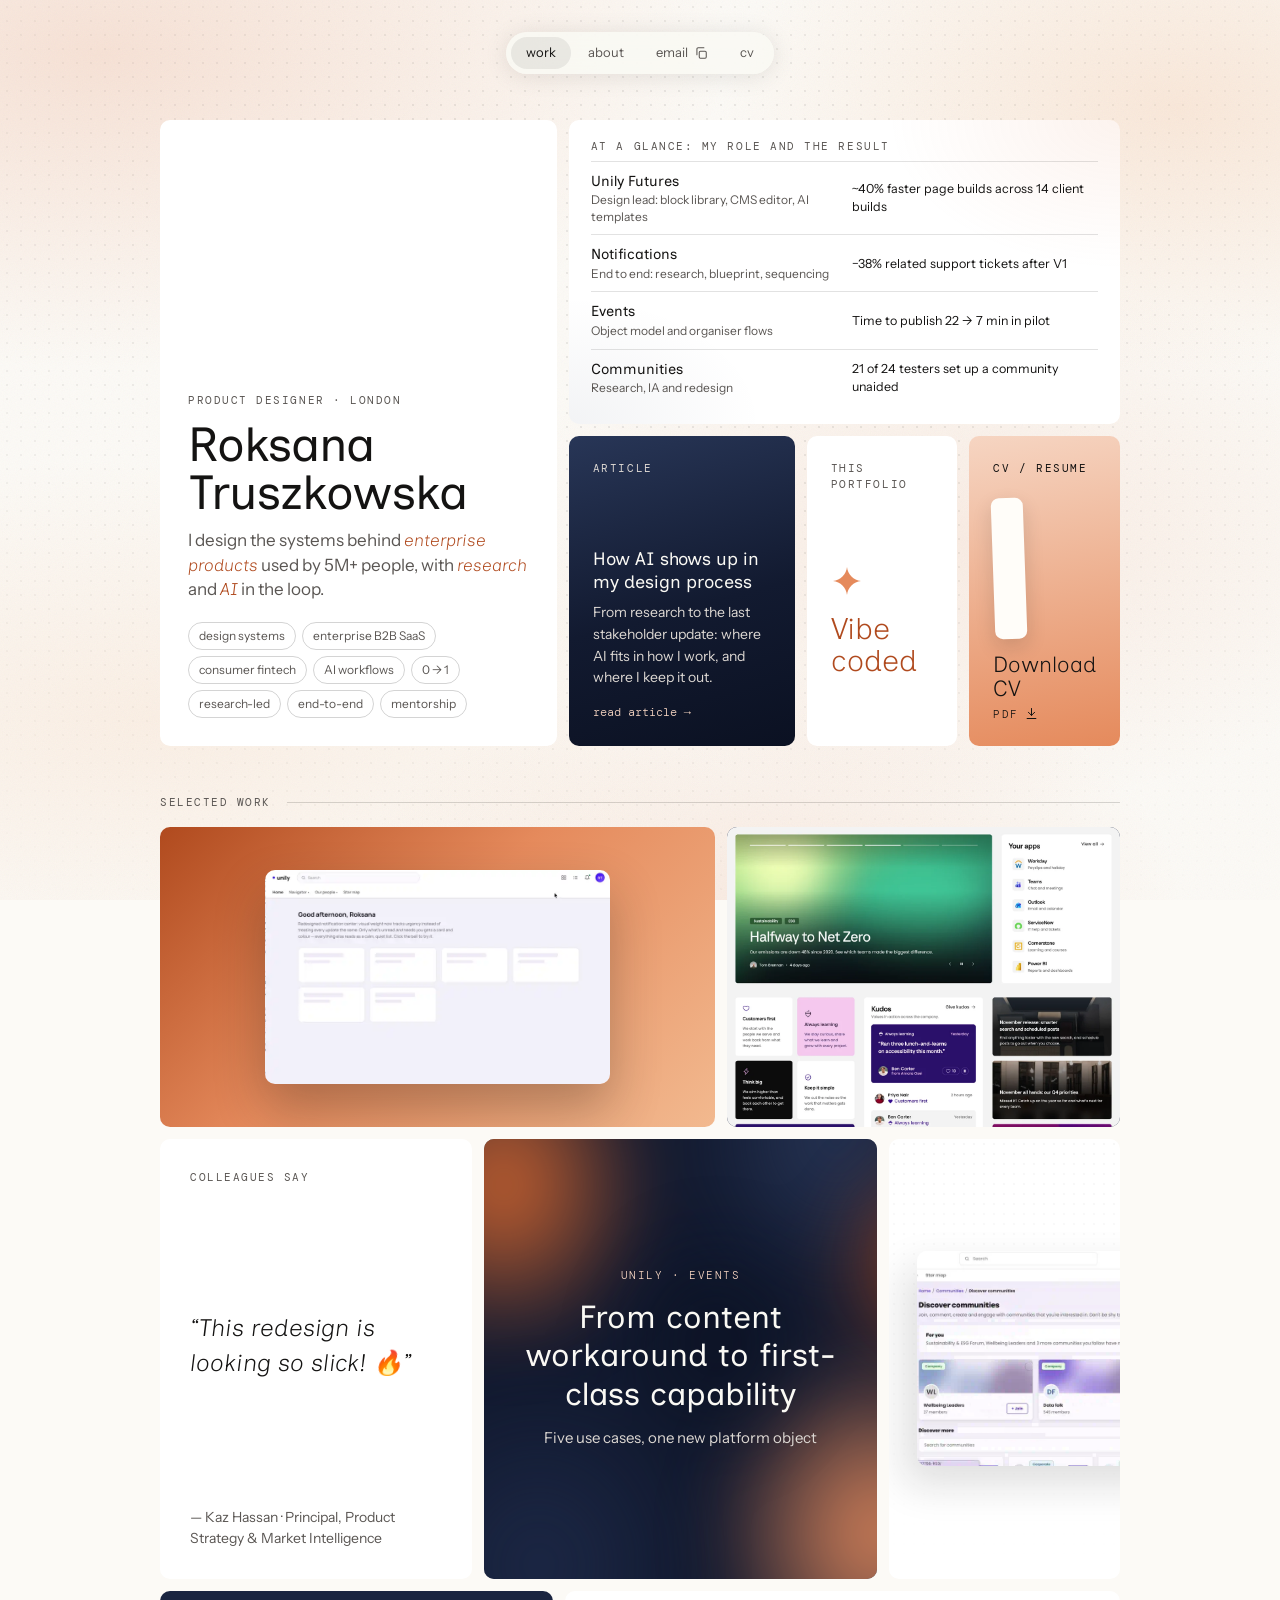
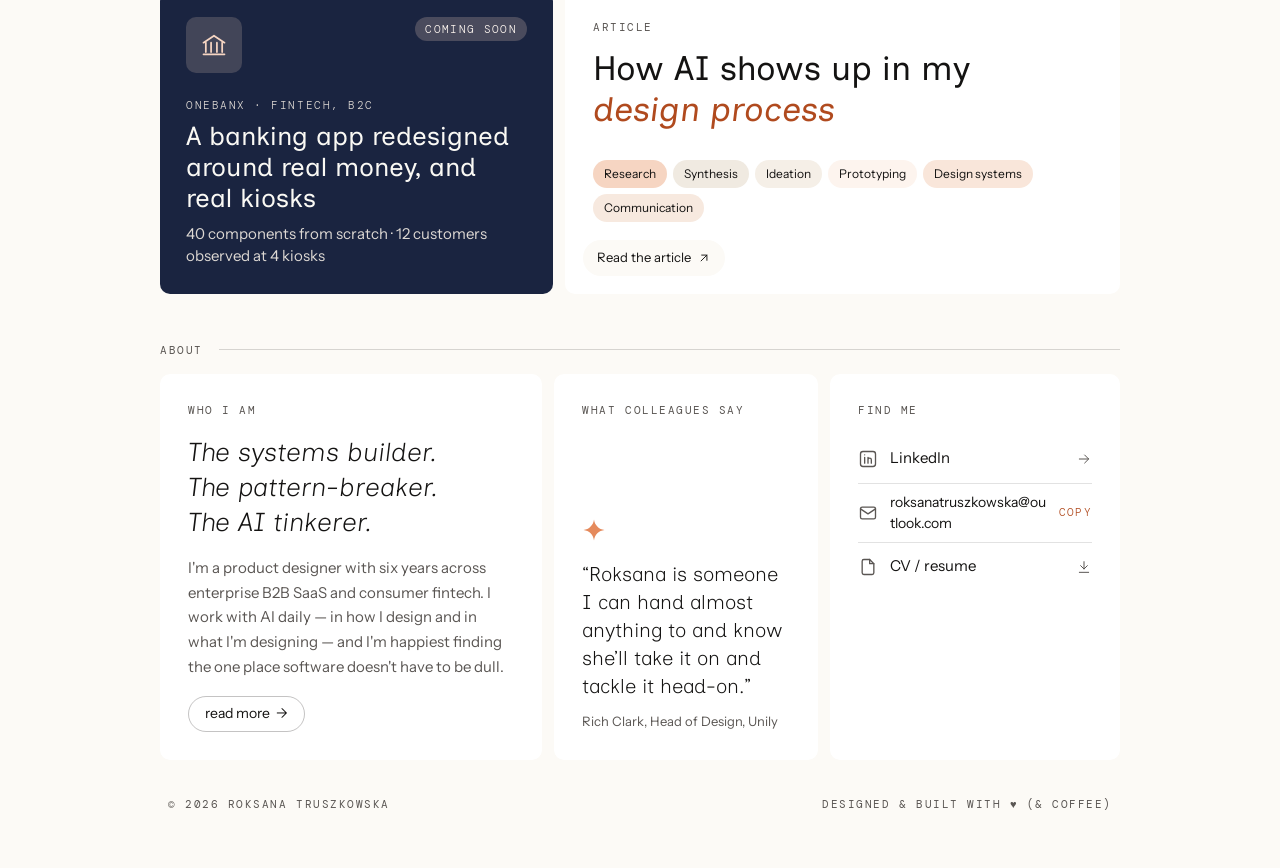
<file: index.html>
<!DOCTYPE html>
<html lang="en">
<head>
<script>/* always open a page at the top (unless a #section was linked) */
try{history.scrollRestoration='manual';}catch(e){}
(function(){function top(){if(location.hash)return;window.scrollTo(0,0);try{document.documentElement.scrollIntoView({block:'start'});}catch(e){}}
top();addEventListener('DOMContentLoaded',top);addEventListener('load',top);addEventListener('pageshow',top);})();</script>
<meta charset="utf-8">
<meta name="viewport" content="width=device-width, initial-scale=1">
<title>Roksana Truszkowska — Product Designer</title>
<link rel="preconnect" href="https://fonts.googleapis.com">
<link rel="preconnect" href="https://fonts.gstatic.com" crossorigin>
<link rel="stylesheet" href="https://fonts.googleapis.com/css2?family=Inclusive+Sans:ital@0;1&family=Instrument+Sans:wght@300;400;500;600&family=DM+Mono:wght@300;400&display=swap">
<style>
  :root {
    --mauve: #D97B4A;
    --mauve-deep: #1A2440;
    --mauve-text: #B04A1E;
    --linen: #FCFAF6;
    --tan: #E58A5C;
    --tan-light: #F6D5C2;
    --tan-text: #B04A1E;
    --ink: #141312;
    --muted: #5A5653;
    --surface: #FFFFFF;
    --line: rgba(20, 19, 18, 0.12);
    --radius: 10px;
    --font-display: 'Inclusive Sans', Georgia, serif;
    --font-body: 'Instrument Sans', system-ui, sans-serif;
    --font-mono: 'DM Mono', ui-monospace, monospace;
    --ease: cubic-bezier(0.23, 1, 0.32, 1);
  }

  *, *::before, *::after { box-sizing: border-box; margin: 0; padding: 0; }
  html { scroll-behavior: smooth; }

  body {
    min-height: 100vh;
    padding: 120px 24px 56px;
    font-family: var(--font-body);
    font-weight: 300;
    font-size: 14px;
    line-height: 1.5;
    color: var(--ink);
    background-color: var(--linen);
    background-image:
      radial-gradient(70% 50% at 8% 6%, rgba(224,122,74,0.19) 0%, transparent 70%),
      radial-gradient(55% 45% at 92% 12%, rgba(242,185,143,0.28) 0%, transparent 65%),
      radial-gradient(60% 50% at 75% 60%, rgba(224,122,74,0.11) 0%, transparent 60%),
      radial-gradient(70% 45% at 12% 80%, rgba(242,185,143,0.17) 0%, transparent 65%),
      radial-gradient(50% 40% at 60% 100%, rgba(224,122,74,0.12) 0%, transparent 65%);
    background-attachment: fixed;
    -webkit-font-smoothing: antialiased;
  }

  /* film grain */
  body::before {
    content: "";
    position: fixed;
    inset: 0;
    z-index: 0;
    pointer-events: none;
    opacity: 0.05;
    background-image: url("data:image/svg+xml,%3Csvg viewBox='0 0 200 200' xmlns='http://www.w3.org/2000/svg'%3E%3Cfilter id='n'%3E%3CfeTurbulence type='fractalNoise' baseFrequency='0.85' numOctaves='4' stitchTiles='stitch'/%3E%3C/filter%3E%3Crect width='100%25' height='100%25' filter='url(%23n)'/%3E%3C/svg%3E");
    background-size: 200px 200px;
  }

  a { color: inherit; text-decoration: none; }
  :focus-visible { outline: 2px solid var(--mauve-deep); outline-offset: 3px; border-radius: 8px; }

  .wrap {
    position: relative;
    z-index: 1;
    max-width: 960px;
    margin: 0 auto;
    display: flex;
    flex-direction: column;
    gap: 12px;
  }

  .label {
    font-family: var(--font-mono);
    font-size: 11px;
    font-weight: 400;
    letter-spacing: 0.14em;
    text-transform: uppercase;
    color: var(--muted);
  }

  .card {
    background: var(--surface);
    border-radius: var(--radius);
    -webkit-backdrop-filter: blur(12px);
    backdrop-filter: blur(12px);
  }

  /* ---------- nav ---------- */
  .nav-wrap {
    position: fixed;
    top: 32px;
    left: 0;
    right: 0;
    z-index: 100;
    display: flex;
    justify-content: center;
    transition: opacity 0.35s var(--ease), transform 0.35s var(--ease);
  }
  .nav-wrap.hidden { opacity: 0; transform: translateY(-12px); pointer-events: none; }

  .nav {
    display: flex;
    gap: 2px;
    padding: 5px;
    border-radius: 100px;
    background: rgba(250, 249, 244, 0.85);
    -webkit-backdrop-filter: blur(16px);
    backdrop-filter: blur(16px);
    box-shadow: 0 2px 24px rgba(20, 19, 18, 0.10);
  }
  .nav a, .nav button {
    position: relative;
    display: inline-flex;
    align-items: center;
    gap: 6px;
    min-height: 32px;
    padding: 5px 15px;
    border: none;
    border-radius: 100px;
    background: none;
    font: inherit;
    font-size: 13px;
    font-weight: 400;
    color: var(--muted);
    cursor: pointer;
    transition: color 150ms var(--ease), background 150ms var(--ease);
  }
  .nav a:hover, .nav button:hover,
  .nav a.active { color: var(--ink); background: rgba(20, 19, 18, 0.07); }
  .nav svg { width: 14px; height: 14px; }
  .email-done {
    position: absolute;
    inset: 0;
    display: flex;
    align-items: center;
    justify-content: center;
    color: var(--tan-text);
    opacity: 0;
    transition: opacity 300ms var(--ease);
  }
  .email-default { transition: opacity 300ms var(--ease); display: inline-flex; align-items: center; gap: 6px; }
  .copied .email-default { opacity: 0; }
  .copied .email-done { opacity: 1; }

  /* ---------- top layout ---------- */
  .top {
    display: grid;
    grid-template-columns: minmax(0, 0.72fr) minmax(0, 1fr);
    gap: 12px;
  }
  .right { display: flex; flex-direction: column; gap: 12px; min-width: 0; }
  .trio {
    flex: 1;
    display: grid;
    grid-template-columns: minmax(0, 1.5fr) minmax(0, 1fr) minmax(0, 1fr);
    gap: 12px;
  }

  .hero {
    padding: 28px;
    min-height: 0;
    display: flex;
    flex-direction: column;
    justify-content: flex-end;
    gap: 12px;
  }
  .hero h1 {
    font-family: var(--font-display);
    font-weight: 400;
    font-size: clamp(36px, 4.6vw, 48px);
    line-height: 1;
    letter-spacing: -0.02em;
  }
  .tagline {
    font-size: 17px;
    line-height: 1.45;
    color: var(--muted);
  }
  .tagline em { font-family: var(--font-display); font-style: italic; }
  .tagline .m { color: var(--mauve-text); }
  .tagline .t { color: #B04A1E; }

  .tags { display: flex; flex-wrap: wrap; gap: 6px; margin-top: 8px; }
  .tag {
    padding: 4px 10px;
    border-radius: 100px;
    border: 1px solid rgba(20, 19, 18, 0.18);
    font-size: 12px;
    color: var(--muted);
  }

  .now { padding: 28px; display: flex; flex-direction: column; gap: 10px; }
  .now h2 { font-family: var(--font-display); font-weight: 400; font-size: 18px; }
  .now p:last-child { color: var(--muted); font-size: 15px; line-height: 1.6; }
  .dot { display: inline-block; width: 7px; height: 7px; margin-right: 8px; border-radius: 50%; background: var(--tan); vertical-align: 1px; animation: pulse 2.4s ease-in-out infinite; }
  @keyframes pulse { 50% { opacity: 0.35; } }

  .tile {
    min-height: 190px;
    padding: 24px;
    border-radius: var(--radius);
    display: flex;
    flex-direction: column;
    justify-content: space-between;
    transition: transform 400ms var(--ease), box-shadow 400ms var(--ease);
  }
  .tile:hover { transform: translateY(-4px); box-shadow: 0 16px 40px rgba(20, 19, 18, 0.12); }
  .tile h2 {
    font-family: var(--font-display);
    font-weight: 400;
    font-size: 18px;
    line-height: 1.3;
    margin-bottom: 8px;
  }
  .tile-mauve { color: #FAF9F4; background: linear-gradient(165deg, #283657 0%, #121A30 55%, #0B1122 100%); }
  .tile-mauve .label { color: #DDD8D3; }
  .excerpt { font-size: 14px; line-height: 1.55; color: #DDD8D3; }
  .more { display: inline-block; margin-top: 14px; font-family: var(--font-mono); font-size: 12px; color: var(--tan-light); transition: transform 300ms var(--ease); }
  .tile-mauve:hover .more { transform: translateX(4px); }

  .big {
    font-family: var(--font-display);
    font-size: 30px;
    line-height: 1.05;
    color: var(--tan-text);
    margin-top: 10px;
  }
  .star { width: 32px; height: 32px; fill: var(--tan); transition: transform 800ms var(--ease); }
  .tile:hover .star { transform: rotate(90deg); }

  .tile-tan { justify-content: flex-start; gap: 6px; color: var(--ink); background: linear-gradient(170deg, var(--tan-light) 0%, var(--tan) 100%); }
  .tile-tan .label { color: var(--ink); margin-bottom: 8px; }
  .stat { font-family: var(--font-display); font-size: 34px; line-height: 1; }
  .stat-sub { font-size: 13px; }
  .dots {
    flex: 1;
    min-height: 80px;
    margin-top: 12px;
    background-image: radial-gradient(circle, rgba(20, 19, 18, 0.45) 1.6px, transparent 1.8px);
    background-size: 9px 9px;
    border-radius: 4px;
  }

  @media (max-width: 860px) {
    .top { grid-template-columns: 1fr; }
    .hero { min-height: 0; padding-top: 48px; }
  }
  @media (max-width: 600px) {
    .trio { grid-template-columns: 1fr 1fr; }
    .trio .tile-mauve { grid-column: 1 / -1; }
    .tile { min-height: 220px; }
  }

  /* ---------- work ---------- */
  .section { padding: 30px 36px; margin-top: 12px; }
  .section > .label { margin-bottom: 10px; display: block; }

  .project {
    display: flex;
    align-items: center;
    gap: 18px;
    padding: 16px 0;
    border-top: 1px solid var(--line);
  }
  .thumb {
    width: 72px;
    height: 54px;
    flex-shrink: 0;
    border-radius: 10px;
    transition: transform 400ms var(--ease);
  }
  .project:not(.soon-row):hover .thumb { transform: scale(1.06) rotate(-2deg); }
  .project-body { flex: 1; min-width: 0; }
  .project h3 {
    font-family: var(--font-display);
    font-weight: 400;
    font-size: 19px;
    margin: 2px 0;
  }
  .project p { color: var(--muted); }
  .arrow {
    width: 18px;
    height: 18px;
    flex-shrink: 0;
    stroke: var(--ink);
    transition: transform 300ms var(--ease), stroke 300ms var(--ease);
  }
  .project:not(.soon-row):hover .arrow { transform: translate(3px, -3px); stroke: var(--mauve-text); }
  .project:not(.soon-row):hover h3 { color: var(--mauve-text); }

  .soon { margin-left: 8px; padding: 2px 8px; border-radius: 100px; background: rgba(242, 185, 143, 0.35); color: #141312; letter-spacing: 0.08em; }
  .t1 { background: linear-gradient(135deg, var(--mauve), var(--tan)); }
  .t2 { background: linear-gradient(135deg, var(--tan), var(--linen)); }
  .t3 { background: linear-gradient(135deg, var(--mauve-deep), var(--mauve)); }
  .t4 { background: linear-gradient(135deg, var(--linen), var(--mauve)); }

  /* ---------- about ---------- */
  .about {
    display: grid;
    grid-template-columns: repeat(auto-fit, minmax(300px, 1fr));
    gap: 32px;
  }
  .identity {
    font-family: var(--font-display);
    font-size: clamp(24px, 3vw, 30px);
    line-height: 1.15;
  }
  .identity em { font-style: italic; color: var(--mauve-text); }
  .hats {
    display: grid;
    grid-template-columns: repeat(auto-fit, minmax(240px, 1fr));
    gap: 12px;
    margin-top: 28px;
  }
  .hat {
    padding: 20px;
    border-radius: 10px;
    min-height: 140px;
    transition: transform 400ms var(--ease), box-shadow 400ms var(--ease);
  }
  .hat:hover { transform: translateY(-3px) rotate(-0.4deg); box-shadow: 0 12px 28px rgba(20, 19, 18, 0.10); }
  .hat h3 { font-family: var(--font-display); font-weight: 400; font-size: 18px; margin-bottom: 8px; }
  .hat p { font-size: 14px; line-height: 1.55; color: var(--ink); }
  .hat:nth-child(1) { background: #F6D5C2; }
  .hat:nth-child(2) { background: #F0EAE1; }
  .hat:nth-child(3) { background: #F5EFE7; }
  .hat:nth-child(4) { background: #FDF4EE; }
  .hat:nth-child(5) { background: #F9E6DA; }
  .hat:nth-child(6) { background: #F7E9DF; }

  .quote-card {
    margin-top: 12px;
    padding: 40px 36px;
    border-radius: var(--radius);
    color: #FAF9F4;
    background: linear-gradient(150deg, #283657 0%, #121A30 60%, #0B1122 100%);
    display: flex;
    gap: 20px;
    align-items: flex-start;
  }
  .qmark { width: 28px; height: 28px; flex-shrink: 0; fill: var(--tan); margin-top: 6px; }
  .quote-card blockquote p {
    font-family: var(--font-display);
    font-size: clamp(20px, 2.6vw, 26px);
    line-height: 1.35;
    max-width: 32ch;
    margin-bottom: 14px;
  }
  .quote-card .label { color: #DDD8D3; }

  .thanks { font-family: var(--font-display); font-size: clamp(24px, 3vw, 30px); margin: 2px 0 18px; }
  .find-email {
    display: flex; justify-content: space-between; align-items: center; gap: 12px;
    min-height: 46px; padding: 10px 16px; border-radius: 10px;
    border: 1px solid var(--line); background: none; font: inherit; font-size: 14px; color: var(--ink);
    cursor: pointer; text-align: left; transition: background 200ms var(--ease), border-color 200ms var(--ease);
  }
  .find-email:hover { background: rgba(224, 122, 74, 0.10); border-color: rgba(176, 74, 30, 0.35); }
  .find-email span:first-child { overflow: hidden; text-overflow: ellipsis; }
  .copy-hint { font-family: var(--font-mono); font-size: 11px; letter-spacing: 0.12em; text-transform: uppercase; color: var(--tan-text); }
  .about-copy { display: flex; flex-direction: column; gap: 12px; font-size: 15px; line-height: 1.6; }

  .find {
    display: grid;
    grid-template-columns: repeat(auto-fit, minmax(200px, 1fr));
  }
  .find .find-email { grid-column: span 2; }
  @media (max-width: 640px) { .find .find-email { grid-column: auto; } }
  .find {
    gap: 12px;
    margin-top: 8px;
  }
  .find a {
    display: flex;
    justify-content: space-between;
    align-items: center;
    min-height: 46px;
    padding: 10px 16px;
    border-radius: 10px;
    border: 1px solid var(--line);
    font-size: 14px;
    transition: background 200ms var(--ease), border-color 200ms var(--ease);
  }
  .find a:hover { background: rgba(224, 122, 74, 0.10); border-color: rgba(176, 74, 30, 0.35); }
  .find svg { width: 16px; height: 16px; stroke: var(--ink); }





  /* "want to know how?" reveal */
  .vibe-tile .how {
    display: inline-flex; align-items: center; gap: 6px; margin-top: 10px;
    font-family: var(--font-mono); font-size: 12px; color: var(--tan-text);
    opacity: 0; transform: translateY(6px);
    transition: opacity 300ms var(--ease), transform 300ms var(--ease);
  }
  .vibe-tile:hover .how, .vibe-tile:focus-visible .how { opacity: 1; transform: none; }
  @media (hover: none) { .vibe-tile .how { opacity: 1; transform: none; } }

  /* ---------- CV tile ---------- */
  .cv-tile { border: none; font: inherit; text-align: left; cursor: pointer; justify-content: space-between; gap: 14px; }
  .cv-tile .label { color: var(--ink); }
  .paper {
    flex: 1; min-height: 120px; max-height: 190px;
    display: flex; flex-direction: column; gap: 7px;
    padding: 18px 16px; border-radius: 8px; background: #FFFDF9;
    box-shadow: 0 8px 20px rgba(20, 19, 18, 0.14);
    transform: rotate(-2deg);
    transition: transform 500ms var(--ease);
  }
  .cv-tile:hover .paper { transform: rotate(0deg) translateY(-4px); }
  .pl { display: block; height: 5px; border-radius: 3px; background: rgba(20, 19, 18, 0.14); }
  .pl.dark { background: rgba(176, 74, 30, 0.55); height: 7px; }
  .pl.gap { margin-top: 6px; }
  .w40 { width: 40%; } .w50 { width: 50%; } .w60 { width: 60%; } .w70 { width: 70%; }
  .w80 { width: 80%; } .w85 { width: 85%; } .w90 { width: 90%; }
  .cv-foot { display: flex; flex-direction: column; gap: 4px; }
  .cv-title { font-family: var(--font-display); font-size: 22px; line-height: 1.1; }
  .cv-meta { display: inline-flex; align-items: center; gap: 6px; font-family: var(--font-mono); font-size: 11px; letter-spacing: 0.12em; text-transform: uppercase; }
  .cv-meta svg { width: 15px; height: 15px; transition: transform 300ms var(--ease); }
  .cv-tile:hover .cv-meta svg { transform: translateY(2px); }

  /* ---------- work bento ---------- */
  .work-block { margin-top: 36px; }
  .bento-work {
    display: grid;
    grid-template-columns: repeat(6, minmax(0, 1fr));
    gap: 12px;
  }
  .b {
    position: relative;
    display: flex; flex-direction: column; gap: 10px;
    padding: 24px; border-radius: var(--radius); overflow: hidden;
    background: #FFFFFF;
    transition: transform 400ms var(--ease), box-shadow 400ms var(--ease);
  }
  a.b:hover { transform: translateY(-4px); box-shadow: 0 16px 40px rgba(20, 19, 18, 0.12); }
  .b h3 { font-family: var(--font-display); font-weight: 400; font-size: 21px; line-height: 1.25; }
  .b h3 em { font-style: italic; color: var(--mauve-text); }
  .b-desc { color: var(--muted); font-size: 14px; line-height: 1.55; }
  .b img { display: block; width: 100%; height: 100%; object-fit: cover; transition: transform 600ms var(--ease); }
  a.b:hover img { transform: scale(1.03); }
  .b-arrow { width: 18px; height: 18px; flex-shrink: 0; transition: transform 300ms var(--ease); }
  .b > .b-arrow { position: absolute; top: 24px; right: 24px; }
  a.b:hover .b-arrow { transform: translate(3px, -3px); }
  .b-stats { display: grid; grid-template-columns: repeat(2, minmax(0, 1fr)); gap: 16px; margin-top: 4px; }
  .b-stats b { display: block; font-family: var(--font-display); font-weight: 400; font-size: 28px; line-height: 1; }
  .b-stats span { font-size: 12px; color: var(--muted); }

  /* Futures — wide feature */
  .b-feature { grid-column: span 4; flex-direction: row; gap: 24px; padding: 0; min-height: 340px; }
  .b-feature .b-text { flex: 1 1 46%; padding: 28px 0 28px 28px; display: flex; flex-direction: column; gap: 12px; }
  .b-feature h3 { font-size: 24px; }
  .b-feature .b-media { flex: 1 1 54%; background: linear-gradient(160deg, #FDF4EE, #F6D5C2); display: flex; align-items: center; padding: 24px 0 24px 8px; }
  .b-feature .b-media img { border-radius: 10px 0 0 10px; box-shadow: 0 10px 30px rgba(20, 19, 18, 0.18); height: auto; }
  .b-cta { margin-top: auto; display: inline-flex; align-items: center; gap: 6px; font-size: 14px; color: var(--mauve-text); }

  /* Notifications — tan */
  .b-tan { grid-column: span 2; background: linear-gradient(170deg, var(--tan-light) 0%, var(--tan) 100%); }
  .b-tan .label, .b-tan .b-stats span { color: var(--ink); }
  .b-img-sm { border-radius: 10px; overflow: hidden; aspect-ratio: 16 / 10; margin: 4px 0 6px; box-shadow: 0 6px 18px rgba(20, 19, 18, 0.15); }

  /* Events + Communities — white with image */
  .b-white { grid-column: span 2; }
  .b-img { border-radius: 10px; overflow: hidden; aspect-ratio: 16 / 10; margin-bottom: 8px; background: var(--linen); }
  .b-white > .b-arrow { top: auto; bottom: 24px; }

  /* OneBanx — mauve, coming soon */
  .b-mauve { grid-column: span 2; color: #FAF9F4; justify-content: space-between; background: linear-gradient(160deg, #283657 0%, #121A30 55%, #0B1122 100%); }
  .b-mauve .label { color: #DDD8D3; }
  .b-mauve .b-stats span { color: #DDD8D3; }
  .b-soon { margin-left: 0; display: inline-block; font-family: var(--font-mono); font-size: 11px; text-transform: uppercase; }
  .b-mauve .soon { background: rgba(246, 213, 194, 0.25); color: #FDF5EF; }

  @media (max-width: 860px) {
    .bento-work { grid-template-columns: repeat(2, minmax(0, 1fr)); }
    .b-feature { grid-column: 1 / -1; }
    .b-tan, .b-white, .b-mauve { grid-column: span 1; }
  }
  @media (max-width: 600px) {
    .bento-work { grid-template-columns: 1fr; }
    .b-feature { flex-direction: column; }
    .b-feature .b-text { padding: 24px 24px 0; }
    .b-feature .b-media { padding: 0 0 24px 24px; }
  }


  /* ---------- card variants ---------- */
  @keyframes drift { 0% { background-position: 0% 40%; } 50% { background-position: 100% 60%; } 100% { background-position: 0% 40%; } }
  .bento-work .b-feature { grid-column: 1 / -1; }
  .b-flow {
    background: linear-gradient(120deg, #FDF4EE 0%, #F0EAE1 25%, #F6D5C2 45%, #F9E6DA 70%, #FBF7F1 100%);
    background-size: 260% 260%;
    animation: drift 22s ease-in-out infinite;
  }
  .b-flow .b-media, .b-flow-dark .b-media { background: none; }
  .b-flow-dark {
    color: #FAF9F4;
    background: linear-gradient(120deg, #0B1122 0%, #1A2440 30%, #283657 55%, #C25A27 78%, #121A30 100%);
    background-size: 260% 260%;
    animation: drift 26s ease-in-out infinite;
  }
  .b-flow-dark .label, .b-flow-dark .b-desc { color: #DDD8D3; }
  .b-flow-dark h3 em { color: var(--tan-light); }
  .b-flow-dark .b-cta { color: var(--tan-light); }
  .b-rev .b-text { padding: 28px 28px 28px 0; }
  .b-rev .b-media { padding: 24px 8px 24px 0; }
  .b-rev .b-media img { border-radius: 0 10px 10px 0; box-shadow: 0 10px 30px rgba(12, 12, 10, 0.35); }
  .b-solid {
    grid-column: span 2; justify-content: space-between; gap: 28px;
    color: #FAF9F4; background: #1A2440;
  }
  .b-solid .label, .b-solid .b-stats span { color: #DDD8D3; }
  .b-solid h3 { margin: 8px 0 4px; }
  .b-solid-top { display: flex; justify-content: space-between; align-items: flex-start; }
  .b-icon { display: grid; place-items: center; width: 56px; height: 56px; border-radius: 10px; background: rgba(246, 213, 194, 0.18); color: var(--tan-light); }
  .b-icon svg { width: 28px; height: 28px; }
  .b-solid .soon { background: rgba(246, 213, 194, 0.22); color: #FDF5EF; }
  @media (prefers-reduced-motion: reduce) { .b-flow, .b-flow-dark { animation: none; } }
  @media (max-width: 860px) {
    .b-solid { grid-column: span 1; }
    .b-rev { flex-direction: column-reverse; }
  }
  @media (max-width: 600px) {
    .b-rev .b-text { padding: 0 24px 24px; }
    .b-rev .b-media { padding: 24px 24px 0 0; }
  }


  /* ---------- work grid: varied card styles ---------- */
  .g-grid { display: grid; grid-template-columns: repeat(12, minmax(0, 1fr)); gap: 12px; }
  .g { position: relative; overflow: hidden; border-radius: var(--radius); display: flex; flex-direction: column; transition: transform 400ms var(--ease), box-shadow 400ms var(--ease); margin: 0; }
  a.g:hover { transform: translateY(-4px); box-shadow: 0 18px 44px rgba(20, 19, 18, 0.14); }
  .g-r1 { min-height: 300px; } .g-r2 { min-height: 440px; } .g-r3 { min-height: 280px; }
  .g-w3 { grid-column: span 3; } .g-w4 { grid-column: span 4; } .g-w5 { grid-column: span 5; } .g-w7 { grid-column: span 7; }
  .g h3 { font-family: var(--font-display); font-weight: 400; font-size: 26px; line-height: 1.2; }
  .g-mark { font-family: var(--font-mono); font-size: 11px; letter-spacing: 0.14em; text-transform: uppercase; }
  .g-sub { font-size: 15px; line-height: 1.5; }

  /* hover pill on image-only cards */
  .g-pill {
    position: absolute; left: 18px; bottom: 18px; z-index: 2;
    display: inline-flex; align-items: center; gap: 6px; padding: 8px 14px; border-radius: 100px;
    background: rgba(250, 249, 244, 0.92); -webkit-backdrop-filter: blur(10px); backdrop-filter: blur(10px);
    font-size: 13px; color: var(--ink);
    opacity: 0; transform: translateY(6px); transition: opacity 300ms var(--ease), transform 300ms var(--ease);
  }
  .g-pill svg { width: 14px; height: 14px; }
  a.g:hover .g-pill, a.g:focus-visible .g-pill { opacity: 1; transform: none; }
  @media (hover: none) { .g-pill { opacity: 1; transform: none; } }

  /* 1. colour block + tilted screenshot */
  .g-clay { align-items: center; justify-content: center; background: linear-gradient(135deg, #B04A1E 0%, #E58A5C 45%, #F2B98F 100%); }
  .g-tilt { width: 62%; border-radius: 10px; box-shadow: 0 24px 50px rgba(40, 30, 20, 0.30); transition: transform 600ms var(--ease); }
  a.g-clay:hover .g-tilt { transform: translateY(-6px); }

  /* 2. full-bleed screenshot + headline over it */
  .g-bleed { justify-content: flex-end; color: #FAF9F4; background: #1A2440; }
  .g-cover { position: absolute; inset: 0; width: 100%; height: 100%; object-fit: cover; object-position: left top; transition: transform 800ms var(--ease); }
  a.g-bleed:hover .g-cover { transform: scale(1.04); }

  .g-over { position: relative; z-index: 1; padding: 26px; display: flex; flex-direction: column; gap: 6px; }
  .g-over .g-mark { color: var(--tan-light); }
  .g-big { font-family: var(--font-display); font-size: 30px; line-height: 1.1; }
  .g-over .g-sub { color: #DDD8D3; }

  /* 3. quote card */
  .g-quote { background: #FFFFFF; padding: 30px; gap: 18px; justify-content: space-between; }
  .g-quote blockquote { font-family: var(--font-display); font-style: italic; font-size: 24px; line-height: 1.45; color: var(--ink); }
  .g-quote figcaption { color: var(--muted); font-size: 14px; }

  /* 4. slow mesh gradient */
  .g-mesh { align-items: center; justify-content: center; text-align: center; background: #121A30; color: #FAF9F4; }
  .g-mesh::before, .g-mesh::after { content: ""; position: absolute; inset: -40%; filter: blur(34px); will-change: transform; }
  .g-mesh::before {
    background:
      radial-gradient(30% 30% at 25% 28%, #D9682F 0%, transparent 70%),
      radial-gradient(34% 34% at 78% 72%, #E58A5C 0%, transparent 70%),
      radial-gradient(30% 30% at 72% 22%, #283657 0%, transparent 70%);
    animation: meshA 14s ease-in-out infinite alternate;
  }
  .g-mesh::after {
    background:
      radial-gradient(34% 34% at 30% 76%, #1F2B4A 0%, transparent 70%),
      radial-gradient(22% 22% at 55% 48%, #0B1122 0%, transparent 70%),
      radial-gradient(22% 22% at 86% 38%, #B04A1E 0%, transparent 70%);
    opacity: 0.9;
    animation: meshB 18s ease-in-out infinite alternate;
  }
  @keyframes meshA { 0% { transform: translate(0, 0) rotate(0deg) scale(1); } 33% { transform: translate(8%, -6%) rotate(25deg) scale(1.1); } 66% { transform: translate(-6%, 7%) rotate(-15deg) scale(0.95); } 100% { transform: translate(5%, 4%) rotate(40deg) scale(1.08); } }
  @keyframes meshB { 0% { transform: translate(0, 0) rotate(0deg); } 50% { transform: translate(-9%, -5%) rotate(-30deg) scale(1.12); } 100% { transform: translate(7%, 8%) rotate(20deg) scale(0.96); } }
  .g-centre { position: relative; z-index: 1; max-width: 400px; padding: 28px; display: flex; flex-direction: column; gap: 14px; align-items: center; }
  .g-mesh h3 { font-size: clamp(26px, 2.8vw, 32px); }
  .g-mesh .g-sub { color: #DDD8D3; }
  .g-mesh .g-mark { color: #F6D5C2; }

  /* 5. plain card + perspective screenshot bleeding off the edge */
  .g-plain { background: #FFFFFF; align-items: flex-start; justify-content: center; }
  .g-plain::before { content: ""; position: absolute; inset: 0; pointer-events: none;
    background-image: radial-gradient(circle, rgba(20, 19, 18, 0.07) 0.5px, transparent 0.9px); background-size: 10px 10px;
    -webkit-mask-image: linear-gradient(180deg, #000 0%, transparent 100%); mask-image: linear-gradient(180deg, #000 0%, transparent 100%); }
  .g-plain .g-persp { position: relative; z-index: 1; }
  .g-persp { width: 150%; max-width: none; margin-left: 12%; border-radius: 10px; box-shadow: -12px 18px 40px rgba(20, 19, 18, 0.14); transition: transform 600ms var(--ease); }
  a.g-plain:hover .g-persp { transform: translateX(-4%); }

  /* 6. solid colour + icon */
  .g-solid { padding: 26px; justify-content: space-between; gap: 24px; color: #FAF9F4; background: #1A2440; }
  .g-solid-top { display: flex; justify-content: space-between; align-items: flex-start; }
  .g-icon { display: grid; place-items: center; width: 56px; height: 56px; border-radius: 10px; background: rgba(246, 213, 194, 0.18); color: var(--tan-light); }
  .g-icon svg { width: 28px; height: 28px; }
  .g-soon { padding: 4px 10px; border-radius: 100px; background: rgba(246, 213, 194, 0.22); color: #FDF5EF; font-family: var(--font-mono); font-size: 11px; letter-spacing: 0.12em; text-transform: uppercase; }
  .g-solid .g-mark, .g-solid .g-sub { color: #DDD8D3; }
  .g-solid h3 { margin: 8px 0; }

  /* 7. typographic card */
  .g-type { padding: 28px; gap: 14px; background: #FFFFFF; }
  .g-type h3 { font-size: clamp(26px, 3vw, 34px); max-width: 18ch; }
  .g-type h3 em { font-style: italic; color: var(--mauve-text); }
  .g-chips { display: flex; flex-wrap: wrap; gap: 6px; margin-top: auto; padding-bottom: 44px; }
  .g-chips span { padding: 5px 11px; border-radius: 100px; font-size: 12px; color: var(--ink); }
  .g-chips span:nth-child(1) { background: #F6D5C2; } .g-chips span:nth-child(2) { background: #F0EAE1; } .g-chips span:nth-child(3) { background: #F5EFE7; }
  .g-chips span:nth-child(4) { background: #FDF4EE; } .g-chips span:nth-child(5) { background: #F9E6DA; } .g-chips span:nth-child(6) { background: #F7E9DF; }
  .g-type .g-pill { opacity: 1; transform: none; background: var(--linen); }


  /* hover: card turns into a solid colour panel with the story */
  .g-hover {
    position: absolute; inset: 0; z-index: 3;
    display: flex; flex-direction: column; justify-content: center; gap: 10px;
    padding: 32px 40px; color: #FAF9F4;
    background: linear-gradient(135deg, #1F2B4A 0%, #121A30 55%, #0B1122 100%);
    opacity: 0; transition: opacity 400ms var(--ease);
  }
  .g-hover-tan { color: var(--ink); background: linear-gradient(140deg, #F6D5C2 0%, #E58A5C 60%, #B04A1E 100%); }
  .g-hover .g-mark { color: var(--tan-light); transform: translateY(8px); transition: transform 500ms var(--ease); }
  .g-hover-tan .g-mark { color: #141312; }
  .g-htitle { font-family: var(--font-display); font-size: clamp(22px, 2.4vw, 28px); line-height: 1.2; max-width: 24ch; transform: translateY(10px); transition: transform 500ms var(--ease) 40ms; }
  .g-hover .g-sub { color: #DDD8D3; max-width: 44ch; transform: translateY(12px); transition: transform 500ms var(--ease) 80ms; }
  .g-hover-tan .g-sub { color: #0D0C0B; }
  .g-go { position: absolute; right: 24px; bottom: 22px; width: 22px; height: 22px; }
  a.g:hover .g-hover, a.g:focus-visible .g-hover { opacity: 1; }
  a.g:hover .g-hover > *, a.g:focus-visible .g-hover > * { transform: none; }
  .g-w3 .g-hover { padding: 26px; }
  @media (hover: none) { .g-hover { display: none; } }

  @media (prefers-reduced-motion: reduce) { .g-mesh::before, .g-mesh::after { animation: none; } }
  @media (max-width: 900px) {
    .g-grid { grid-template-columns: repeat(2, minmax(0, 1fr)); }
    .g-w3, .g-w4, .g-w5, .g-w7 { grid-column: span 1; }
    .g-w7, .g-clay { grid-column: 1 / -1; }
    .g-r2 { min-height: 380px; }
  }
  @media (max-width: 600px) {
    .g-grid { grid-template-columns: 1fr; }
    .g-w3, .g-w4, .g-w5, .g-w7 { grid-column: 1 / -1; }
    .g-r1, .g-r2, .g-r3 { min-height: 280px; }
    .g-quote blockquote { font-size: 20px; }
  }

  /* ---------- about (simple) ---------- */
  .about-block { margin-top: 36px; }
  .sec-rule { display: flex; align-items: center; gap: 16px; margin-bottom: 16px; }
  .sec-rule::after { content: ""; flex: 1; height: 1px; background: rgba(20, 19, 18, 0.16); }
  .about-grid {
    display: grid;
    grid-template-columns: minmax(0, 1.45fr) minmax(0, 1fr) minmax(0, 1.1fr);
    gap: 12px;
  }
  .acard { padding: 28px; display: flex; flex-direction: column; gap: 16px; }
  .identity {
    font-family: var(--font-display);
    font-style: italic;
    font-size: clamp(22px, 2.4vw, 26px);
    line-height: 1.35;
  }
  .about-text { color: var(--muted); font-size: 15px; line-height: 1.65; }
  .pill {
    align-self: flex-start;
    display: inline-flex; align-items: center; gap: 6px;
    min-height: 36px; padding: 6px 16px;
    border: 1px solid rgba(20, 19, 18, 0.25); border-radius: 100px;
    background: none; font: inherit; font-size: 14px; color: var(--ink); cursor: pointer;
    transition: background 200ms var(--ease), border-color 200ms var(--ease);
  }
  .pill:hover { background: rgba(224, 122, 74, 0.10); border-color: rgba(176, 74, 30, 0.45); }
  .pill span { transition: transform 300ms var(--ease); }
  .pill[aria-expanded="true"] span { transform: rotate(90deg); }

  .says { justify-content: space-between; }
  .qmark { width: 24px; height: 24px; fill: var(--tan); margin-bottom: 12px; }
  .says .quote { font-family: var(--font-display); font-size: 20px; line-height: 1.4; color: var(--ink); }
  .who-says { margin-top: 12px; font-size: 13px; color: var(--muted); }

  .links { list-style: none; display: flex; flex-direction: column; }
  .links li + li { border-top: 1px solid var(--line); }
  .links a, .links button {
    width: 100%; display: flex; align-items: center; gap: 12px;
    min-height: 48px; padding: 8px 0;
    border: none; background: none; font: inherit; font-size: 15px; color: var(--ink);
    cursor: pointer; text-align: left;
  }
  .links .ico { width: 20px; height: 20px; flex-shrink: 0; color: var(--muted); }
  .links span:not(.copy-hint) { flex: 1; min-width: 0; }
  .links .addr { font-size: 14px; overflow-wrap: anywhere; }
  .links .go { width: 16px; height: 16px; flex-shrink: 0; color: var(--muted); transition: transform 300ms var(--ease), color 300ms var(--ease); }
  .links a:hover .go { transform: translateX(3px); color: var(--mauve-text); }
  .links a:hover span, .links button:hover span.addr { color: var(--mauve-text); }
  .copy-hint { font-family: var(--font-mono); font-size: 11px; letter-spacing: 0.12em; text-transform: uppercase; color: var(--tan-text); }

  .more-about { margin-top: 12px; padding: 28px; display: flex; flex-direction: column; gap: 14px; }
  .more-about .hats { margin-top: 6px; }

  @media (max-width: 860px) {
    .about-grid { grid-template-columns: 1fr 1fr; }
    .who { grid-column: 1 / -1; }
  }
  @media (max-width: 600px) {
    .about-grid { grid-template-columns: 1fr; }
  }

  footer {
    display: flex;
    flex-wrap: wrap;
    justify-content: space-between;
    gap: 8px;
    padding: 24px 8px 0;
  }

  /* ---------- reveal ---------- */
  .reveal { opacity: 0; transform: translateY(16px); transition: opacity 700ms var(--ease), transform 700ms var(--ease); }
  .reveal.in { opacity: 1; transform: none; }

  @media (prefers-reduced-motion: reduce) {
    html { scroll-behavior: auto; }
    .reveal { opacity: 1; transform: none; transition: none; }
    *, *::before, *::after { animation: none !important; transition: none !important; }
  }

  @media (max-width: 640px) {
    body { padding: 100px 14px 40px; }
    .hero, .now, .section { padding: 24px 20px; }
    .tile { padding: 20px; }
    .nav a, .nav button { padding: 5px 11px; }
    .thumb { width: 56px; height: 44px; }
    .project { gap: 16px; }
    .project h3 { font-size: 17px; }
  }

  /* faint dotted grid */
  body::after {
    content: ""; position: fixed; inset: 0; z-index: 0; pointer-events: none;
    background-image: radial-gradient(circle, rgba(20, 19, 18, 0.08) 0.8px, transparent 1.2px);
    background-size: 14px 14px;
    -webkit-mask-image: radial-gradient(ellipse 90% 80% at 50% 35%, #000 30%, transparent 100%);
    mask-image: radial-gradient(ellipse 90% 80% at 50% 35%, #000 30%, transparent 100%);
  }

.gap-box{display:none;position:relative;z-index:2;margin:12px 0;padding:20px 22px;border:2px dashed #E58A5C;border-radius:10px;background:#FFF4EC;color:#141312;font:400 15px/1.6 'Instrument Sans',system-ui,sans-serif;text-align:left}
.gap-box .gap-tag{margin:0 0 6px;font:400 11px 'DM Mono',ui-monospace,monospace;letter-spacing:.14em;text-transform:uppercase;color:#B04A1E}
.gap-box h4{margin:0 0 6px;font:400 20px/1.25 'Inclusive Sans',Georgia,serif;color:#141312}
.gap-box .gap-why{margin:0 0 12px;font-size:14px;color:#5A5653}
.gap-box ol{list-style:none;margin:0;padding:0;display:flex;flex-direction:column;gap:9px}
.gap-box li{margin:0;padding:0}
.gap-box li b{margin-right:8px;font:500 12px 'DM Mono',ui-monospace,monospace;color:#B04A1E}
.gap-box .gap-draft{margin:14px 0 0;padding:10px 12px;border-radius:8px;background:#fff;font-size:14px}
.gap-box .gap-draft i{display:block;margin-bottom:2px;font:400 11px 'DM Mono',ui-monospace,monospace;font-style:normal;letter-spacing:.12em;text-transform:uppercase;color:#5A5653}
.gap-box mark{padding:0 4px;border-radius:3px;background:#F6D5C2;color:#141312}
.sx{color:inherit}
.sample-pill{display:none;position:fixed;left:50%;bottom:14px;transform:translateX(-50%);z-index:300;max-width:calc(100% - 28px);padding:8px 14px;border-radius:100px;background:#1F3D2B;color:#F2FAF4;font:400 11px/1.4 'DM Mono',ui-monospace,monospace;letter-spacing:.06em;text-align:center;box-shadow:0 6px 24px rgba(20,19,18,.25)}
.sample-pill .sx{background:#E4F1E7;color:#1F3D2B;border-bottom:none;padding:0 5px}
.glance{padding:18px 22px;margin-top:0}
.glance{background-color:#FFFFFF;background-image:radial-gradient(60% 70% at 100% 0%,rgba(229,138,92,0.10) 0%,transparent 70%),radial-gradient(50% 60% at 0% 100%,rgba(40,54,87,0.06) 0%,transparent 70%)}
.right .glance ul{margin-top:6px}
.right .glance li a{grid-template-columns:1fr 1fr;grid-template-areas:"b o" "r o";column-gap:16px;row-gap:1px;padding:9px 0;font-size:12.5px;line-height:1.4;align-items:center}
.right .glance li b{grid-area:b;font-size:14.5px}
.right .glance li span.r{grid-area:r;font-size:12px}
.right .glance li span.o{grid-area:o}
.glance ul{list-style:none;margin-top:10px}
.glance li a{display:grid;grid-template-columns:1fr 1.3fr 1.5fr;gap:12px;padding:12px 0;border-top:1px solid var(--line);font-size:14px;line-height:1.45}
.glance li a:hover b{color:var(--mauve-text)}
.glance li b{font-family:var(--font-display);font-weight:400;font-size:16px}
.glance li span.r{color:var(--muted)}
.glance li span.o{color:var(--ink)}
@media (max-width:640px){.glance li a{grid-template-columns:1fr;gap:2px}}
</style>
</head>
<body>

<div class="nav-wrap" id="navWrap">
  <nav class="nav" aria-label="Main">
    <a href="#work" data-section="work">work</a>
    <a href="about.html">about</a>
    <button type="button" id="emailBtn" aria-label="Copy email address">
      <span class="email-default">email
        <svg viewBox="0 0 24 24" fill="none" stroke="currentColor" stroke-width="1.8" stroke-linecap="round" stroke-linejoin="round" aria-hidden="true"><rect x="9" y="9" width="12" height="12" rx="2"/><path d="M5 15V5a2 2 0 0 1 2-2h10"/></svg>
      </span>
      <span class="email-done" aria-hidden="true">copied!</span>
    </button>
    <button type="button" data-cv aria-label="Download CV">cv</button>
  </nav>
</div>
<p id="liveMsg" class="sr-only" aria-live="polite" style="position:absolute;width:1px;height:1px;overflow:hidden;clip:rect(0 0 0 0)"></p>

<main class="wrap">

  <div class="top">
    <section class="card hero reveal" aria-labelledby="name">
      <p class="label">Product Designer · London</p>
      <h1 id="name">Roksana Truszkowska</h1>
      <p class="tagline">I design the systems behind <em class="m">enterprise products</em> used by <span class="sx">5M+</span> people, with <em class="t">research</em> and <em class="t">AI</em> in the loop.</p>
      <div class="tags">
        <span class="tag">design systems</span>
        <span class="tag">enterprise B2B SaaS</span>
        <span class="tag">consumer fintech</span>
        <span class="tag">AI workflows</span>
        <span class="tag">0 → 1</span>
        <span class="tag">research-led</span>
        <span class="tag">end-to-end</span>
        <span class="tag">mentorship</span>
        
      </div>
    </section>

    <div class="right">
      <section class="card glance reveal" aria-label="Selected work at a glance"><p class="label">At a glance: my role and the result</p><ul><li><a href="work/portal-blocks.html"><b>Unily Futures</b><span class="r">Design lead: block library, CMS editor, AI templates</span><span class="o"><span class="sx">~40%</span> faster page builds across <span class="sx">14</span> client builds</span></a></li><li><a href="work/notifications.html"><b>Notifications</b><span class="r">End to end: research, blueprint, sequencing</span><span class="o"><span class="sx">−38%</span> related support tickets after V1</span></a></li><li><a href="work/events.html"><b>Events</b><span class="r">Object model and organiser flows</span><span class="o">Time to publish <span class="sx">22 → 7 min</span> in pilot</span></a></li><li><a href="work/communities.html"><b>Communities</b><span class="r">Research, IA and redesign</span><span class="o"><span class="sx">21 of 24</span> testers set up a community unaided</span></a></li></ul></section>

      <div class="trio">
        <a class="tile tile-mauve reveal" href="article.html">
          <p class="label">Article</p>
          <div>
            <h2>How AI shows up in my design process</h2>
            <p class="excerpt">From research to the last stakeholder update: where AI fits in how I work, and where I keep it out.</p>
            <span class="more">read article →</span>
          </div>
        </a>

        <a class="tile card reveal vibe-tile" href="article.html#prototyping">
          <p class="label">This portfolio</p>
          <div>
            <svg class="star" viewBox="0 0 24 24" aria-hidden="true"><path d="M12 1.5c.6 5.6 4.9 9.9 10.5 10.5-5.6.6-9.9 4.9-10.5 10.5C11.4 16.9 7.1 12.6 1.5 12 7.1 11.4 11.4 7.1 12 1.5z"/></svg>
            <p class="big">Vibe coded</p>
            <span class="how">Want to know how? <span aria-hidden="true">→</span></span>
          </div>
        </a>

        <button type="button" class="tile tile-tan cv-tile reveal" data-cv aria-label="Download my CV (PDF)">
          <span class="label">CV / resume</span>
          <span class="paper" aria-hidden="true">
            <span class="pl w60 dark"></span><span class="pl w40"></span>
            <span class="pl w90 gap"></span><span class="pl w80"></span><span class="pl w85"></span>
            <span class="pl w50 gap dark"></span><span class="pl w90"></span><span class="pl w70"></span>
          </span>
          <span class="cv-foot">
            <span class="cv-title">Download CV</span>
            <span class="cv-meta"><span class="cv-status">PDF</span>
              <svg viewBox="0 0 24 24" fill="none" stroke="currentColor" stroke-width="1.6" stroke-linecap="round" stroke-linejoin="round" aria-hidden="true"><path d="M12 4v11M7 10l5 5 5-5M5 20h14"/></svg>
            </span>
          </span>
        </button>
      </div>
    </div>
  </div>

  <section id="work" class="work-block reveal" aria-labelledby="workTitle">
    <div class="sec-rule"><h2 id="workTitle" class="label">Selected work</h2></div>
    <div class="g-grid">

      <a class="g g-clay g-r1 g-w7" href="work/notifications.html" aria-label="Notifications case study">
        <img class="g-tilt" src="assets/img/cards/notifications.webp" alt="The redesigned notifications panel">
        <div class="g-hover " aria-hidden="true">
          <p class="g-mark">Unily · Flagship feature</p>
          <p class="g-htitle">Notifications that people stopped switching off</p>
          <p class="g-sub">8 problems, one strategy, shipped in 3 sequenced releases</p>
          <svg class="g-go" viewBox="0 0 24 24" fill="none" stroke="currentColor" stroke-width="1.6" stroke-linecap="round" aria-hidden="true"><path d="M7 17L17 7M8 7h9v9"/></svg>
        </div>
      </a>

      <a class="g g-bleed g-r1 g-w5" href="work/portal-blocks.html" aria-label="Unily Futures case study">
        <img class="g-cover" style="object-position: center top" src="assets/img/cards/futures-home.webp" alt="The final Unily Futures intranet home page, built from blocks">
        <div class="g-hover" aria-hidden="true">
          <p class="g-mark">Unily Futures · 0 → 1 design system</p>
          <p class="g-htitle">Page builds ~40% faster</p>
          <p class="g-sub">A block system a CMS editor and an AI agent can both build with</p>
          <svg class="g-go" viewBox="0 0 24 24" fill="none" stroke="currentColor" stroke-width="1.6" stroke-linecap="round" aria-hidden="true"><path d="M7 17L17 7M8 7h9v9"/></svg>
        </div>
      </a>

      <figure class="g g-quote g-r2 g-w4">
        <p class="label">Colleagues say</p>
        <blockquote>“This redesign is looking so slick! 🔥”</blockquote>
        <figcaption>— Kaz Hassan · Principal, Product Strategy &amp; Market Intelligence</figcaption>
      </figure>

      <a class="g g-mesh g-r2 g-w5" href="work/events.html" aria-label="Events case study">
        <div class="g-centre">
          <p class="g-mark">Unily · Events</p>
          <h3>From content workaround to first-class capability</h3>
          <p class="g-sub">Five use cases, one new platform object</p>
        </div>
      </a>

      <a class="g g-plain g-r2 g-w3" href="work/communities.html" aria-label="Communities case study">
        <img class="g-persp" src="assets/img/cards/communities.webp" alt="Browsing and joining communities">
        <div class="g-hover" aria-hidden="true">
          <p class="g-mark">Unily · Flagship feature</p>
          <p class="g-htitle">Communities, designed as their own experience</p>
          <p class="g-sub">Five research problems that were all the same problem</p>
          <svg class="g-go" viewBox="0 0 24 24" fill="none" stroke="currentColor" stroke-width="1.6" stroke-linecap="round" aria-hidden="true"><path d="M7 17L17 7M8 7h9v9"/></svg>
        </div>
      </a>

      <div class="g g-solid g-r3 g-w5" aria-label="OneBanx case study, coming soon">
        <div class="g-solid-top">
          <span class="g-icon" aria-hidden="true"><svg viewBox="0 0 24 24" fill="none" stroke="currentColor" stroke-width="1.5" stroke-linecap="round" stroke-linejoin="round"><path d="M3 10l9-6 9 6"/><path d="M5 10v8M9.5 10v8M14.5 10v8M19 10v8"/><path d="M3 20h18"/></svg></span>
          <span class="g-soon">Coming soon</span>
        </div>
        <div>
          <p class="g-mark">OneBanx · Fintech, B2C</p>
          <h3>A banking app redesigned around real money, and real kiosks</h3>
          <p class="g-sub">40 components from scratch · 12 customers observed at 4 kiosks</p>
        </div>
      </div>

      <a class="g g-type g-r3 g-w7" href="article.html" aria-label="Article: How AI shows up in my design process">
        <p class="label">Article</p>
        <h3>How AI shows up in my <em>design process</em></h3>
        <div class="g-chips" aria-hidden="true">
          <span>Research</span><span>Synthesis</span><span>Ideation</span><span>Prototyping</span><span>Design systems</span><span>Communication</span>
        </div>
        <span class="g-pill">Read the article <svg viewBox="0 0 24 24" fill="none" stroke="currentColor" stroke-width="1.6" stroke-linecap="round" aria-hidden="true"><path d="M7 17L17 7M8 7h9v9"/></svg></span>
      </a>

    </div>
  </section>

  <section id="about" class="about-block reveal" aria-labelledby="aboutTitle">
    <div class="sec-rule"><h2 id="aboutTitle" class="label">About</h2></div>
    <div class="about-grid">
      <article class="card acard who">
        <p class="label">Who I am</p>
        <p class="identity">The systems builder.<br>The pattern-breaker.<br>The AI tinkerer.</p>
        <p class="about-text">I'm a product designer with six years across enterprise B2B SaaS and consumer fintech. I work with AI daily — in how I design and in what I'm designing — and I'm happiest finding the one place software doesn't have to be dull.</p>
        <a class="pill" href="about.html">read more <span aria-hidden="true">→</span></a>
      </article>

      <article class="card acard says">
        <p class="label">What colleagues say</p>
        <div>
          <svg class="qmark" viewBox="0 0 24 24" aria-hidden="true"><path d="M12 1.5c.6 5.6 4.9 9.9 10.5 10.5-5.6.6-9.9 4.9-10.5 10.5C11.4 16.9 7.1 12.6 1.5 12 7.1 11.4 11.4 7.1 12 1.5z"/></svg>
          <p class="quote">“Roksana is someone I can hand almost anything to and know she’ll take it on and tackle it head-on.”</p>
          <p class="who-says">Rich Clark, Head of Design, Unily</p>
        </div>
      </article>

      <article id="contact" class="card acard find-me">
        <p class="label">Find me</p>
        <ul class="links">
          <li><a href="https://www.linkedin.com/in/roksana-truszkowska-4886b31b8/" target="_blank" rel="noopener">
            <svg class="ico" viewBox="0 0 24 24" fill="none" stroke="currentColor" stroke-width="1.6" stroke-linecap="round" stroke-linejoin="round" aria-hidden="true"><rect x="3" y="3" width="18" height="18" rx="3"/><path d="M8 10v7M8 7v.01M12 17v-4a2 2 0 0 1 4 0v4M12 10v7"/></svg>
            <span>LinkedIn</span>
            <svg class="go" viewBox="0 0 24 24" fill="none" stroke="currentColor" stroke-width="1.5" stroke-linecap="round" aria-hidden="true"><path d="M5 12h14M13 6l6 6-6 6"/></svg>
          </a></li>
          <li><button type="button" id="emailCard">
            <svg class="ico" viewBox="0 0 24 24" fill="none" stroke="currentColor" stroke-width="1.6" stroke-linecap="round" stroke-linejoin="round" aria-hidden="true"><rect x="3" y="5" width="18" height="14" rx="2"/><path d="M3 7l9 6 9-6"/></svg>
            <span class="addr">roksanatruszkowska@outlook.com</span>
            <span class="copy-hint" aria-hidden="true">copy</span>
          </button></li>
          <li><button type="button" data-cv>
            <svg class="ico" viewBox="0 0 24 24" fill="none" stroke="currentColor" stroke-width="1.6" stroke-linecap="round" stroke-linejoin="round" aria-hidden="true"><path d="M14 3H7a2 2 0 0 0-2 2v14a2 2 0 0 0 2 2h10a2 2 0 0 0 2-2V8z"/><path d="M14 3v5h5"/></svg>
            <span>CV / resume</span>
            <svg class="go" viewBox="0 0 24 24" fill="none" stroke="currentColor" stroke-width="1.5" stroke-linecap="round" stroke-linejoin="round" aria-hidden="true"><path d="M12 4v11M7 10l5 5 5-5M5 20h14"/></svg>
          </button></li>
        </ul>
      </article>
    </div>

  </section>

  <footer>
    <p class="label">© 2026 Roksana Truszkowska</p>
    <p class="label">Designed &amp; built with ♥ (&amp; coffee)</p>
  </footer>

</main>

<script>
  // ---- set your email here ----
  const EMAIL = 'roksanatruszkowska@outlook.com';

  // copy email
  const emailBtn = document.getElementById('emailBtn');
  const live = document.getElementById('liveMsg');
  emailBtn.addEventListener('click', async () => {
    try {
      await navigator.clipboard.writeText(EMAIL);
      emailBtn.classList.add('copied');
      live.textContent = 'Email copied';
    } catch (e) {
      document.getElementById('contact').scrollIntoView({ behavior: 'smooth' });
      live.textContent = 'Email: ' + EMAIL;
    }
    setTimeout(() => emailBtn.classList.remove('copied'), 1800);
  });

  const emailCard = document.getElementById('emailCard');
  emailCard.addEventListener('click', async () => {
    const hint = emailCard.querySelector('.copy-hint');
    try { await navigator.clipboard.writeText(EMAIL); hint.textContent = 'copied!'; live.textContent = 'Email copied'; }
    catch (e) { hint.textContent = 'select to copy'; }
    setTimeout(() => { hint.textContent = 'copy'; }, 1800);
  });


  // ---- CV download ----
  const CV_FILE = 'cv.pdf';
  const CV_NAME = 'Roksana-Truszkowska-CV.pdf';
  let downloadsApi;
  if (window.claude && window.claude.use) {
    downloadsApi = window.claude.use('downloads').catch(() => null);
  }
  function setCvStatus(text) {
    document.querySelectorAll('.cv-status').forEach((el) => { el.textContent = text; });
    live.textContent = text;
  }
  async function downloadCV() {
    let blob;
    try {
      const res = await fetch(CV_FILE);
      if (!res.ok) throw new Error('missing');
      blob = await res.blob();
    } catch (e) {
      setCvStatus('CV coming soon');
      setTimeout(() => setCvStatus('PDF'), 2400);
      return;
    }
    const dl = downloadsApi ? await downloadsApi : null;
    if (dl) {
      try {
        setCvStatus('Saving…');
        await dl.save({ filename: CV_NAME, data: blob });
        setCvStatus('Downloaded');
      } catch (err) {
        setCvStatus(err && err.code === 'declined' ? 'PDF' : 'Try again');
      }
      setTimeout(() => setCvStatus('PDF'), 2400);
    } else {
      const a = document.createElement('a'); a.href = CV_FILE; a.download = CV_NAME; document.body.appendChild(a); a.click(); a.remove();
    }
  }
  document.querySelectorAll('[data-cv]').forEach((el) => el.addEventListener('click', downloadCV));

  // hide nav on scroll down, show on scroll up
  const navWrap = document.getElementById('navWrap');
  let lastY = window.scrollY;
  window.addEventListener('scroll', () => {
    const y = window.scrollY;
    navWrap.classList.toggle('hidden', y > lastY && y > 120);
    lastY = y;
  }, { passive: true });

  // active section + reveal
  if ('IntersectionObserver' in window) {
    const links = document.querySelectorAll('.nav a[data-section]');
    const sectionObs = new IntersectionObserver((entries) => {
      entries.forEach((e) => {
        if (e.isIntersecting) {
          links.forEach((l) => l.classList.toggle('active', l.dataset.section === e.target.id));
        }
      });
    }, { rootMargin: '-45% 0px -50% 0px' });
    ['work'].forEach((id) => sectionObs.observe(document.getElementById(id)));

    const revealObs = new IntersectionObserver((entries) => {
      entries.forEach((e) => {
        if (e.isIntersecting) { e.target.classList.add('in'); revealObs.unobserve(e.target); }
      });
    }, { threshold: 0.12 });
    document.querySelectorAll('.reveal').forEach((el, i) => {
      el.style.transitionDelay = Math.min(i, 4) * 60 + 'ms';
      revealObs.observe(el);
    });
  } else {
    document.querySelectorAll('.reveal').forEach((el) => el.classList.add('in'));
  }
</script>
</body>
</html>
</file>
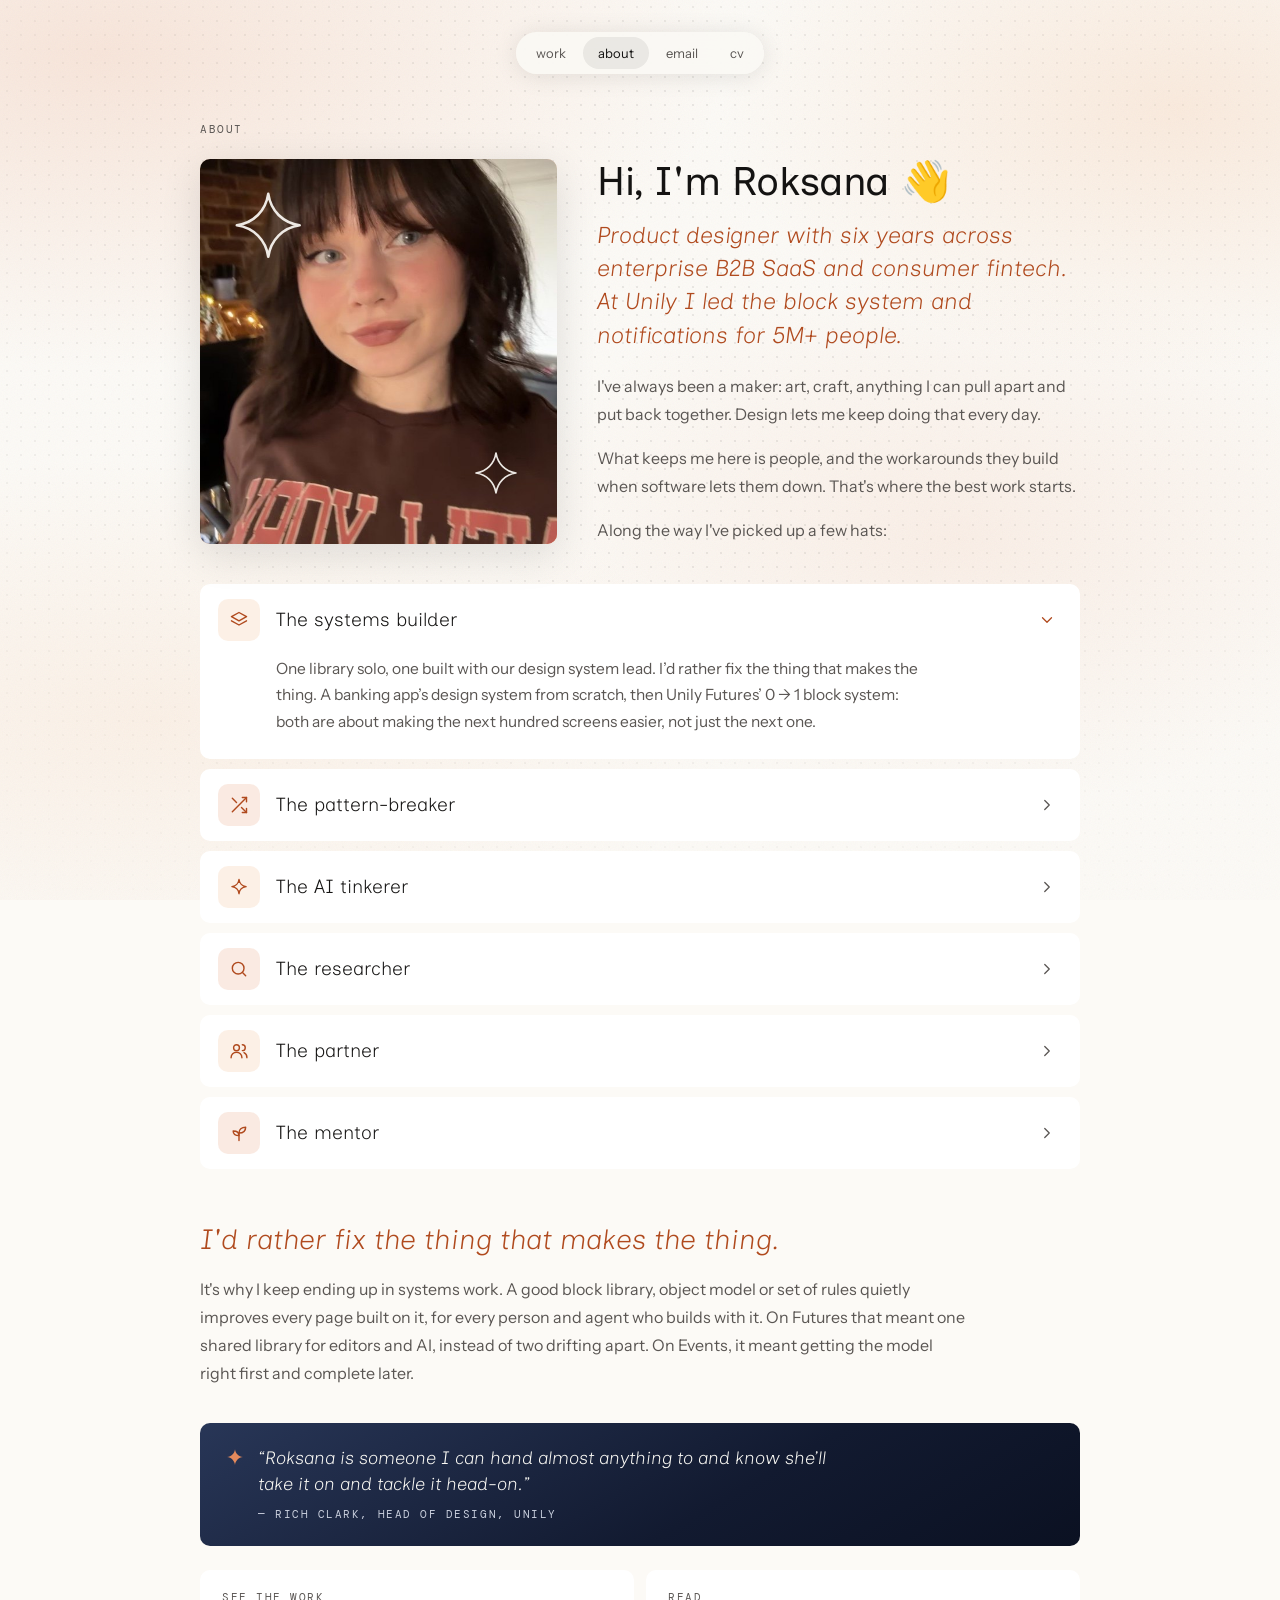
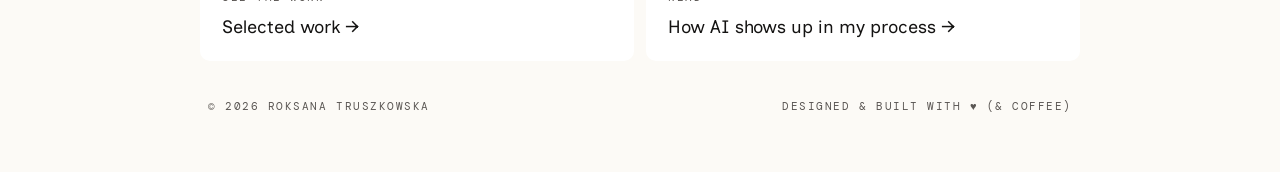
<file: about.html>
<!DOCTYPE html>
<html lang="en">
<head>
<script>/* always open a page at the top (unless a #section was linked) */
try{history.scrollRestoration='manual';}catch(e){}
(function(){function top(){if(location.hash)return;window.scrollTo(0,0);try{document.documentElement.scrollIntoView({block:'start'});}catch(e){}}
top();addEventListener('DOMContentLoaded',top);addEventListener('load',top);addEventListener('pageshow',top);})();</script>
<meta charset="utf-8">
<meta name="viewport" content="width=device-width, initial-scale=1">
<title>About — Roksana Truszkowska</title>
<link rel="preconnect" href="https://fonts.googleapis.com">
<link rel="preconnect" href="https://fonts.gstatic.com" crossorigin>
<link rel="stylesheet" href="https://fonts.googleapis.com/css2?family=Inclusive+Sans:ital@0;1&family=Instrument+Sans:ital,wght@0,300;0,400;0,500;1,300&family=DM+Mono:wght@300;400&display=swap">
<style>
  :root {
    --mauve: #D97B4A; --mauve-deep: #1A2440; --mauve-text: #B04A1E;
    --linen: #FCFAF6; --tan: #E58A5C; --tan-light: #F6D5C2; --tan-text: #B04A1E;
    --ink: #141312; --muted: #5A5653; --line: rgba(20, 19, 18, 0.12);
    --radius: 10px;
    --font-display: 'Inclusive Sans', Georgia, serif;
    --font-body: 'Instrument Sans', system-ui, sans-serif;
    --font-mono: 'DM Mono', ui-monospace, monospace;
    --ease: cubic-bezier(0.23, 1, 0.32, 1);
  }
  *, *::before, *::after { box-sizing: border-box; margin: 0; padding: 0; }
  html { scroll-behavior: smooth; }
  body {
    min-height: 100vh; padding: 120px 24px 56px;
    font-family: var(--font-body); font-weight: 300; font-size: 15.5px; line-height: 1.7; color: var(--ink);
    background-color: var(--linen);
    background-image:
      radial-gradient(70% 50% at 8% 6%, rgba(224,122,74,0.16) 0%, transparent 70%),
      radial-gradient(55% 45% at 92% 12%, rgba(242,185,143,0.24) 0%, transparent 65%),
      radial-gradient(60% 50% at 75% 60%, rgba(224,122,74,0.09) 0%, transparent 60%),
      radial-gradient(70% 45% at 12% 80%, rgba(242,185,143,0.15) 0%, transparent 65%);
    background-attachment: fixed;
    -webkit-font-smoothing: antialiased;
  }
  body::before {
    content: ""; position: fixed; inset: 0; z-index: 0; pointer-events: none; opacity: 0.05;
    background-image: url("data:image/svg+xml,%3Csvg viewBox='0 0 200 200' xmlns='http://www.w3.org/2000/svg'%3E%3Cfilter id='n'%3E%3CfeTurbulence type='fractalNoise' baseFrequency='0.85' numOctaves='4' stitchTiles='stitch'/%3E%3C/filter%3E%3Crect width='100%25' height='100%25' filter='url(%23n)'/%3E%3C/svg%3E");
    background-size: 200px 200px;
  }
  a { color: inherit; text-decoration: none; }
  :focus-visible { outline: 2px solid var(--mauve-deep); outline-offset: 3px; border-radius: 8px; }

  .wrap { position: relative; z-index: 1; max-width: 880px; margin: 0 auto; display: flex; flex-direction: column; gap: 12px; }
  .label { font-family: var(--font-mono); font-size: 11px; font-weight: 400; letter-spacing: 0.14em; text-transform: uppercase; color: var(--muted); }
  .card { background: #FFFFFF; border-radius: var(--radius); padding: 36px; }
  em { font-family: var(--font-display); font-style: italic; color: var(--mauve-text); }

  /* nav */
  .nav-wrap { position: fixed; top: 32px; left: 0; right: 0; z-index: 100; display: flex; justify-content: center; transition: opacity .35s var(--ease), transform .35s var(--ease); }
  .nav-wrap.hidden { opacity: 0; transform: translateY(-12px); pointer-events: none; }
  .nav { display: flex; gap: 2px; padding: 5px; border-radius: 100px; background: rgba(250,249,244,.88); -webkit-backdrop-filter: blur(16px); backdrop-filter: blur(16px); box-shadow: 0 2px 24px rgba(20,19,18,.10); }
  .nav a { display: inline-flex; align-items: center; min-height: 32px; padding: 5px 15px; border-radius: 100px; font-size: 13px; font-weight: 400; color: var(--muted); transition: color 150ms, background 150ms; }
  .nav a:hover, .nav a.active { color: var(--ink); background: rgba(20,19,18,.07); }

  /* hero */
  .hero { padding: 44px 36px 40px; display: flex; flex-direction: column; gap: 14px; }
  .hero h1 { font-family: var(--font-display); font-weight: 400; font-size: clamp(32px, 5vw, 48px); line-height: 1.05; letter-spacing: -0.02em; max-width: 18ch; }
  .lede { font-size: 18px; line-height: 1.6; color: var(--muted); max-width: 58ch; }
  .meta { display: flex; flex-wrap: wrap; gap: 8px; margin-top: 6px; }
  .tag { padding: 4px 10px; border-radius: 100px; border: 1px solid rgba(20,19,18,.18); font-size: 12px; color: var(--muted); }


  .intro { display: grid; grid-template-columns: minmax(0, 0.85fr) minmax(0, 1.15fr); gap: 40px; align-items: stretch; margin-top: 8px; }
  .intro > div:last-child { display: flex; flex-direction: column; }
  .intro .pitch { margin: 16px 0 20px; }
  .intro .photo { aspect-ratio: auto; height: 100%; min-height: 380px; }
  .photo {
    position: relative; aspect-ratio: 4 / 5; border-radius: var(--radius); overflow: hidden;
    background:
      radial-gradient(60% 50% at 30% 25%, rgba(246, 213, 194, 0.9) 0%, transparent 70%),
      radial-gradient(70% 60% at 80% 85%, rgba(224, 122, 74, 0.85) 0%, transparent 70%),
      linear-gradient(160deg, #F6D5C2 0%, #F1CDB4 60%, #D97B4A 100%);
    box-shadow: 0 10px 40px rgba(20, 19, 18, 0.12);
  }
  .photo img { position: absolute; inset: 0; width: 100%; height: 100%; object-fit: cover; object-position: center 30%; display: block; }
  .photo .doodle { position: absolute; fill: none; stroke: #FFFDF9; stroke-width: 2; stroke-linecap: round; stroke-linejoin: round; opacity: .9; }
  .hello { font-family: var(--font-display); font-weight: 400; font-size: clamp(30px, 4vw, 40px); line-height: 1.1; letter-spacing: -0.01em; }
  .pitch { font-family: var(--font-display); font-style: italic; font-size: clamp(19px, 2.2vw, 23px); line-height: 1.45; color: var(--mauve-text); margin: 18px 0 22px; }
  .bio { display: flex; flex-direction: column; gap: 16px; color: var(--muted); font-size: 16px; line-height: 1.75; }

  .hats { display: flex; flex-direction: column; gap: 10px; margin-top: 28px; }
  .hat { background: #FFFFFF; border-radius: 10px; transition: box-shadow 300ms var(--ease); }
  .hat:hover { box-shadow: 0 10px 28px rgba(20, 19, 18, 0.08); }
  .hat summary {
    list-style: none; display: flex; align-items: center; gap: 16px;
    min-height: 72px; padding: 14px 24px 14px 18px; cursor: pointer; border-radius: 10px;
  }
  .hat summary::-webkit-details-marker { display: none; }
  .hat-ico { flex-shrink: 0; display: grid; place-items: center; width: 42px; height: 42px; border-radius: 10px; background: rgba(242, 185, 143, 0.22); color: var(--tan-text); }
  .hat-ico svg { width: 20px; height: 20px; }
  .hat:nth-child(even) .hat-ico { background: rgba(224, 122, 74, 0.16); color: var(--mauve-text); }
  .hat-title { flex: 1; font-family: var(--font-display); font-size: 19px; color: var(--ink); }
  .chev { width: 18px; height: 18px; color: var(--muted); transition: transform 300ms var(--ease); }
  .hat[open] .chev { transform: rotate(90deg); color: var(--mauve-text); }
  .hat p { padding: 0 28px 24px 76px; color: var(--muted); font-size: 15.5px; line-height: 1.7; max-width: 76ch; }

  .listen { margin-top: 40px; display: flex; flex-direction: column; gap: 16px; }
  .listen .big { font-family: var(--font-display); font-style: italic; font-size: clamp(22px, 3vw, 28px); line-height: 1.35; color: var(--mauve-text); }
  .listen p:not(.big) { color: var(--muted); font-size: 16px; line-height: 1.75; max-width: 70ch; }

  .quote-card { margin-top: 24px; padding: 22px 26px; border-radius: var(--radius); color: #FAF9F4; background: linear-gradient(150deg, #283657 0%, #121A30 60%, #0B1122 100%); display: flex; align-items: flex-start; gap: 14px; }
  .quote-card svg { width: 18px; height: 18px; flex-shrink: 0; fill: var(--tan); margin-top: 3px; }
  .quote-card p { font-family: var(--font-display); font-style: italic; font-size: 18px; line-height: 1.45; max-width: 52ch; }
  .quote-card .label { color: #C9CFDD; margin-top: 8px; display: block; font-size: 11px; }

  .next { display: grid; grid-template-columns: 1fr 1fr; gap: 12px; margin-top: 12px; }
  .next a { display: flex; flex-direction: column; gap: 6px; padding: 18px 22px; border-radius: var(--radius); background: #FFFFFF; transition: transform 300ms var(--ease), box-shadow 300ms var(--ease); }
  .next a:hover { transform: translateY(-2px); box-shadow: 0 10px 28px rgba(20,19,18,.08); }
  .next a .label { color: var(--muted); }
  .next h3 { font-family: var(--font-display); font-weight: 400; font-size: 18px; }
  footer { display: flex; flex-wrap: wrap; justify-content: space-between; gap: 8px; padding: 24px 8px 0; }

  .reveal { opacity: 0; transform: translateY(16px); transition: opacity 700ms var(--ease), transform 700ms var(--ease); }
  .reveal.in { opacity: 1; transform: none; }
  @media (prefers-reduced-motion: reduce) {
    html { scroll-behavior: auto; }
    .reveal { opacity: 1; transform: none; transition: none; }
    *, *::before, *::after { transition: none !important; }
  }
  @media (max-width: 760px) {
    .intro { grid-template-columns: 1fr; gap: 24px; }
    .photo { max-width: 420px; }
    .intro .photo { aspect-ratio: 4 / 5; height: auto; min-height: 0; }
    .next { grid-template-columns: 1fr; }
    .hat p { padding: 0 20px 20px 20px; }
  }
  @media (max-width: 600px) {
    body { padding: 96px 14px 40px; }
    .nav-wrap { top: 20px; }
    .nav a { padding: 5px 11px; }
  }

  /* faint dotted grid */
  body::after {
    content: ""; position: fixed; inset: 0; z-index: 0; pointer-events: none;
    background-image: radial-gradient(circle, rgba(20, 19, 18, 0.08) 0.8px, transparent 1.2px);
    background-size: 14px 14px;
    -webkit-mask-image: radial-gradient(ellipse 90% 80% at 50% 35%, #000 30%, transparent 100%);
    mask-image: radial-gradient(ellipse 90% 80% at 50% 35%, #000 30%, transparent 100%);
  }
  .wave { display: inline-block; transform-origin: 70% 70%; animation: wave 2.4s ease-in-out 0.6s 2; }
  @keyframes wave { 0%, 60%, 100% { transform: rotate(0); } 10%, 30% { transform: rotate(14deg); } 20% { transform: rotate(-8deg); } 40% { transform: rotate(-4deg); } 50% { transform: rotate(10deg); } }
  @media (prefers-reduced-motion: reduce) { .wave { animation: none; } }

.gap-box{display:none;position:relative;z-index:2;margin:12px 0;padding:20px 22px;border:2px dashed #E58A5C;border-radius:10px;background:#FFF4EC;color:#141312;font:400 15px/1.6 'Instrument Sans',system-ui,sans-serif;text-align:left}
.gap-box .gap-tag{margin:0 0 6px;font:400 11px 'DM Mono',ui-monospace,monospace;letter-spacing:.14em;text-transform:uppercase;color:#B04A1E}
.gap-box h4{margin:0 0 6px;font:400 20px/1.25 'Inclusive Sans',Georgia,serif;color:#141312}
.gap-box .gap-why{margin:0 0 12px;font-size:14px;color:#5A5653}
.gap-box ol{list-style:none;margin:0;padding:0;display:flex;flex-direction:column;gap:9px}
.gap-box li{margin:0;padding:0}
.gap-box li b{margin-right:8px;font:500 12px 'DM Mono',ui-monospace,monospace;color:#B04A1E}
.gap-box .gap-draft{margin:14px 0 0;padding:10px 12px;border-radius:8px;background:#fff;font-size:14px}
.gap-box .gap-draft i{display:block;margin-bottom:2px;font:400 11px 'DM Mono',ui-monospace,monospace;font-style:normal;letter-spacing:.12em;text-transform:uppercase;color:#5A5653}
.gap-box mark{padding:0 4px;border-radius:3px;background:#F6D5C2;color:#141312}
.sx{color:inherit}
.sample-pill{display:none;position:fixed;left:50%;bottom:14px;transform:translateX(-50%);z-index:300;max-width:calc(100% - 28px);padding:8px 14px;border-radius:100px;background:#1F3D2B;color:#F2FAF4;font:400 11px/1.4 'DM Mono',ui-monospace,monospace;letter-spacing:.06em;text-align:center;box-shadow:0 6px 24px rgba(20,19,18,.25)}
.sample-pill .sx{background:#E4F1E7;color:#1F3D2B;border-bottom:none;padding:0 5px}
.roles{margin-top:12px;display:flex;flex-direction:column;gap:6px}
.roles .row{display:grid;grid-template-columns:1.2fr 1fr;gap:12px;padding:12px 0;border-top:1px solid var(--line);font-size:15px}
.roles .row b{font-family:var(--font-display);font-weight:400;font-size:17px}
.roles .row span{color:var(--muted)}
@media (max-width:600px){.roles .row{grid-template-columns:1fr;gap:2px}}
</style>
</head>
<body>

<div class="nav-wrap" id="navWrap">
  <nav class="nav" aria-label="Main">
    <a href="index.html#work">work</a>
    <a href="about.html" class="active" aria-current="page">about</a>
    <a href="index.html#contact">email</a>
    <a href="cv.pdf" data-cv download="Roksana-Truszkowska-CV.pdf">cv</a>
  </nav>
</div>

<main class="wrap">
  <p class="label reveal">About</p>

  <section class="intro reveal">
    <div class="photo" id="photo">
      <img src="assets/img/roksana.jpg" alt="Roksana Truszkowska smiling, at home">
      <svg class="doodle" style="top:7%;left:8%;width:22%" viewBox="0 0 60 60" aria-hidden="true"><path d="M30 6c2 13 11 22 24 24-13 2-22 11-24 24-2-13-11-22-24-24 13-2 22-11 24-24z"/></svg>
      <svg class="doodle" style="bottom:12%;right:10%;width:14%" viewBox="0 0 60 60" aria-hidden="true"><path d="M30 6c2 13 11 22 24 24-13 2-22 11-24 24-2-13-11-22-24-24 13-2 22-11 24-24z"/></svg>
    </div>
    <div>
      <h1 class="hello">Hi, I'm Roksana <span class="wave" aria-hidden="true">👋</span></h1>
      <p class="pitch">Product designer with <span class="sx">six years</span> across enterprise B2B SaaS and consumer fintech. At Unily I led the block system and notifications for <span class="sx">5M+</span> people.</p>
      <div class="bio">
        <p>I've always been a maker: art, craft, anything I can pull apart and put back together. Design lets me keep doing that every day.</p>
        <p>What keeps me here is people, and the workarounds they build when software lets them down. That's where the best work starts.</p>
        <p>Along the way I've picked up a few hats:</p>
      </div>
    </div>
  </section>

  
<section class="hats reveal" aria-label="The many hats">
      <details class="hat" open>
        <summary>
          <span class="hat-ico"><svg viewBox="0 0 24 24" fill="none" stroke="currentColor" stroke-width="1.7" stroke-linecap="round" stroke-linejoin="round" aria-hidden="true"><path d="M12 3l9 5-9 5-9-5 9-5z"/><path d="M3 13l9 5 9-5"/></svg></span>
          <span class="hat-title">The systems builder</span>
          <svg class="chev" viewBox="0 0 24 24" fill="none" stroke="currentColor" stroke-width="1.7" stroke-linecap="round" stroke-linejoin="round" aria-hidden="true"><path d="M9 6l6 6-6 6"/></svg>
        </summary>
        <p>One library solo, one built with our design system lead. I’d rather fix the thing that makes the thing. A banking app’s design system from scratch, then Unily Futures’ 0 → 1 block system: both are about making the next hundred screens easier, not just the next one.</p>
      </details>
      <details class="hat">
        <summary>
          <span class="hat-ico"><svg viewBox="0 0 24 24" fill="none" stroke="currentColor" stroke-width="1.7" stroke-linecap="round" stroke-linejoin="round" aria-hidden="true"><path d="M16 3h5v5"/><path d="M4 20L21 3"/><path d="M21 16v5h-5"/><path d="M15 15l6 6"/><path d="M4 4l5 5"/></svg></span>
          <span class="hat-title">The pattern-breaker</span>
          <svg class="chev" viewBox="0 0 24 24" fill="none" stroke="currentColor" stroke-width="1.7" stroke-linecap="round" stroke-linejoin="round" aria-hidden="true"><path d="M9 6l6 6-6 6"/></svg>
        </summary>
        <p>Enterprise software doesn’t have to be dull. I find the one interaction worth doing differently, and defend it. Notifications that chase you instead of broadcasting at you was one of those calls.</p>
      </details>
      <details class="hat">
        <summary>
          <span class="hat-ico"><svg viewBox="0 0 24 24" fill="none" stroke="currentColor" stroke-width="1.7" stroke-linecap="round" stroke-linejoin="round" aria-hidden="true"><path d="M12 3c.5 4.5 4 8 8.5 8.5-4.5.5-8 4-8.5 8.5-.5-4.5-4-8-8.5-8.5C8 11 11.5 7.5 12 3z"/></svg></span>
          <span class="hat-title">The AI tinkerer</span>
          <svg class="chev" viewBox="0 0 24 24" fill="none" stroke="currentColor" stroke-width="1.7" stroke-linecap="round" stroke-linejoin="round" aria-hidden="true"><path d="M9 6l6 6-6 6"/></svg>
        </summary>
        <p>Claude workflows, skills and a CRD generator that <span class="sx">9 designers</span> use, saving about <span class="sx">3 hours a week</span> each. I design with AI every day, and for it too: Futures had to work for Indi, Unily’s AI agent, as well as for people.</p>
      </details>
      <details class="hat">
        <summary>
          <span class="hat-ico"><svg viewBox="0 0 24 24" fill="none" stroke="currentColor" stroke-width="1.7" stroke-linecap="round" stroke-linejoin="round" aria-hidden="true"><circle cx="11" cy="11" r="7"/><path d="M20 20l-3.5-3.5"/></svg></span>
          <span class="hat-title">The researcher</span>
          <svg class="chev" viewBox="0 0 24 24" fill="none" stroke="currentColor" stroke-width="1.7" stroke-linecap="round" stroke-linejoin="round" aria-hidden="true"><path d="M9 6l6 6-6 6"/></svg>
        </summary>
        <p><span class="sx">50+</span> discovery sessions and usability tests, including onsite with customers at bank kiosks. I’d rather be wrong in week two than in production.</p>
      </details>
      <details class="hat">
        <summary>
          <span class="hat-ico"><svg viewBox="0 0 24 24" fill="none" stroke="currentColor" stroke-width="1.7" stroke-linecap="round" stroke-linejoin="round" aria-hidden="true"><circle cx="9" cy="8" r="3.5"/><path d="M2.5 20a6.5 6.5 0 0 1 13 0"/><path d="M16 4.5a3.5 3.5 0 0 1 0 7"/><path d="M18 14a6.5 6.5 0 0 1 3.5 6"/></svg></span>
          <span class="hat-title">The partner</span>
          <svg class="chev" viewBox="0 0 24 24" fill="none" stroke="currentColor" stroke-width="1.7" stroke-linecap="round" stroke-linejoin="round" aria-hidden="true"><path d="M9 6l6 6-6 6"/></svg>
        </summary>
        <p>PRDs, descoping, refinement. I’d rather argue early than redesign late, and I work best when product, engineering and design share one picture of the problem.</p>
      </details>
      <details class="hat">
        <summary>
          <span class="hat-ico"><svg viewBox="0 0 24 24" fill="none" stroke="currentColor" stroke-width="1.7" stroke-linecap="round" stroke-linejoin="round" aria-hidden="true"><path d="M12 21v-9"/><path d="M12 12c0-4 3-7 8-7 0 5-3 7-8 7z"/><path d="M12 15c0-3-2.5-5.5-7-5.5 0 4 2.5 5.5 7 5.5z"/></svg></span>
          <span class="hat-title">The mentor</span>
          <svg class="chev" viewBox="0 0 24 24" fill="none" stroke="currentColor" stroke-width="1.7" stroke-linecap="round" stroke-linejoin="round" aria-hidden="true"><path d="M9 6l6 6-6 6"/></svg>
        </summary>
        <p>I have mentored <span class="sx">3 junior designers over 18 months</span>, and one has since been promoted. I love helping junior designers find their feet. I’d rather pair on real work than hand over answers: sketching side by side, asking “why this?” before I suggest anything, and giving feedback early and often so it never feels like a verdict. I also make room for them to present their own work, because confidence comes from defending your decisions, not from being told they’re right.</p>
      </details>
  </section>

  <section class="listen reveal">
    <p class="big">I'd rather fix the thing that makes the thing.</p>
    <p>It's why I keep ending up in systems work. A good block library, object model or set of rules quietly improves every page built on it, for every person and agent who builds with it. On Futures that meant one shared library for editors and AI, instead of two drifting apart. On Events, it meant getting the model right first and complete later.</p>
  </section>

  <section class="quote-card reveal" aria-label="What colleagues say">
    <svg viewBox="0 0 24 24" aria-hidden="true"><path d="M12 1.5c.6 5.6 4.9 9.9 10.5 10.5-5.6.6-9.9 4.9-10.5 10.5C11.4 16.9 7.1 12.6 1.5 12 7.1 11.4 11.4 7.1 12 1.5z"/></svg>
    <blockquote>
      <p>“Roksana is someone I can hand almost anything to and know she’ll take it on and tackle it head-on.”</p>
      <span class="label">— Rich Clark, Head of Design, Unily</span>
    </blockquote>
  </section>

  <div class="next reveal">
    <a href="index.html#work"><span class="label">See the work</span><h3>Selected work →</h3></a>
    <a href="article.html"><span class="label">Read</span><h3>How AI shows up in my process →</h3></a>
  </div>

  <footer>
    <p class="label">© 2026 Roksana Truszkowska</p>
    <p class="label">Designed &amp; built with ♥ (&amp; coffee)</p>
  </footer>
</main>

<script>
  const navWrap = document.getElementById('navWrap');
  let lastY = window.scrollY;
  window.addEventListener('scroll', () => {
    const y = window.scrollY;
    navWrap.classList.toggle('hidden', y > lastY && y > 120);
    lastY = y;
  }, { passive: true });
  if ('IntersectionObserver' in window) {
    const io = new IntersectionObserver((entries) => {
      entries.forEach((e) => { if (e.isIntersecting) { e.target.classList.add('in'); io.unobserve(e.target); } });
    }, { threshold: 0.08 });
    document.querySelectorAll('.reveal').forEach((el) => io.observe(el));
  } else {
    document.querySelectorAll('.reveal').forEach((el) => el.classList.add('in'));
  }
</script>
<script src="assets/js/cv.js" defer></script>
</body>
</html>
</file>
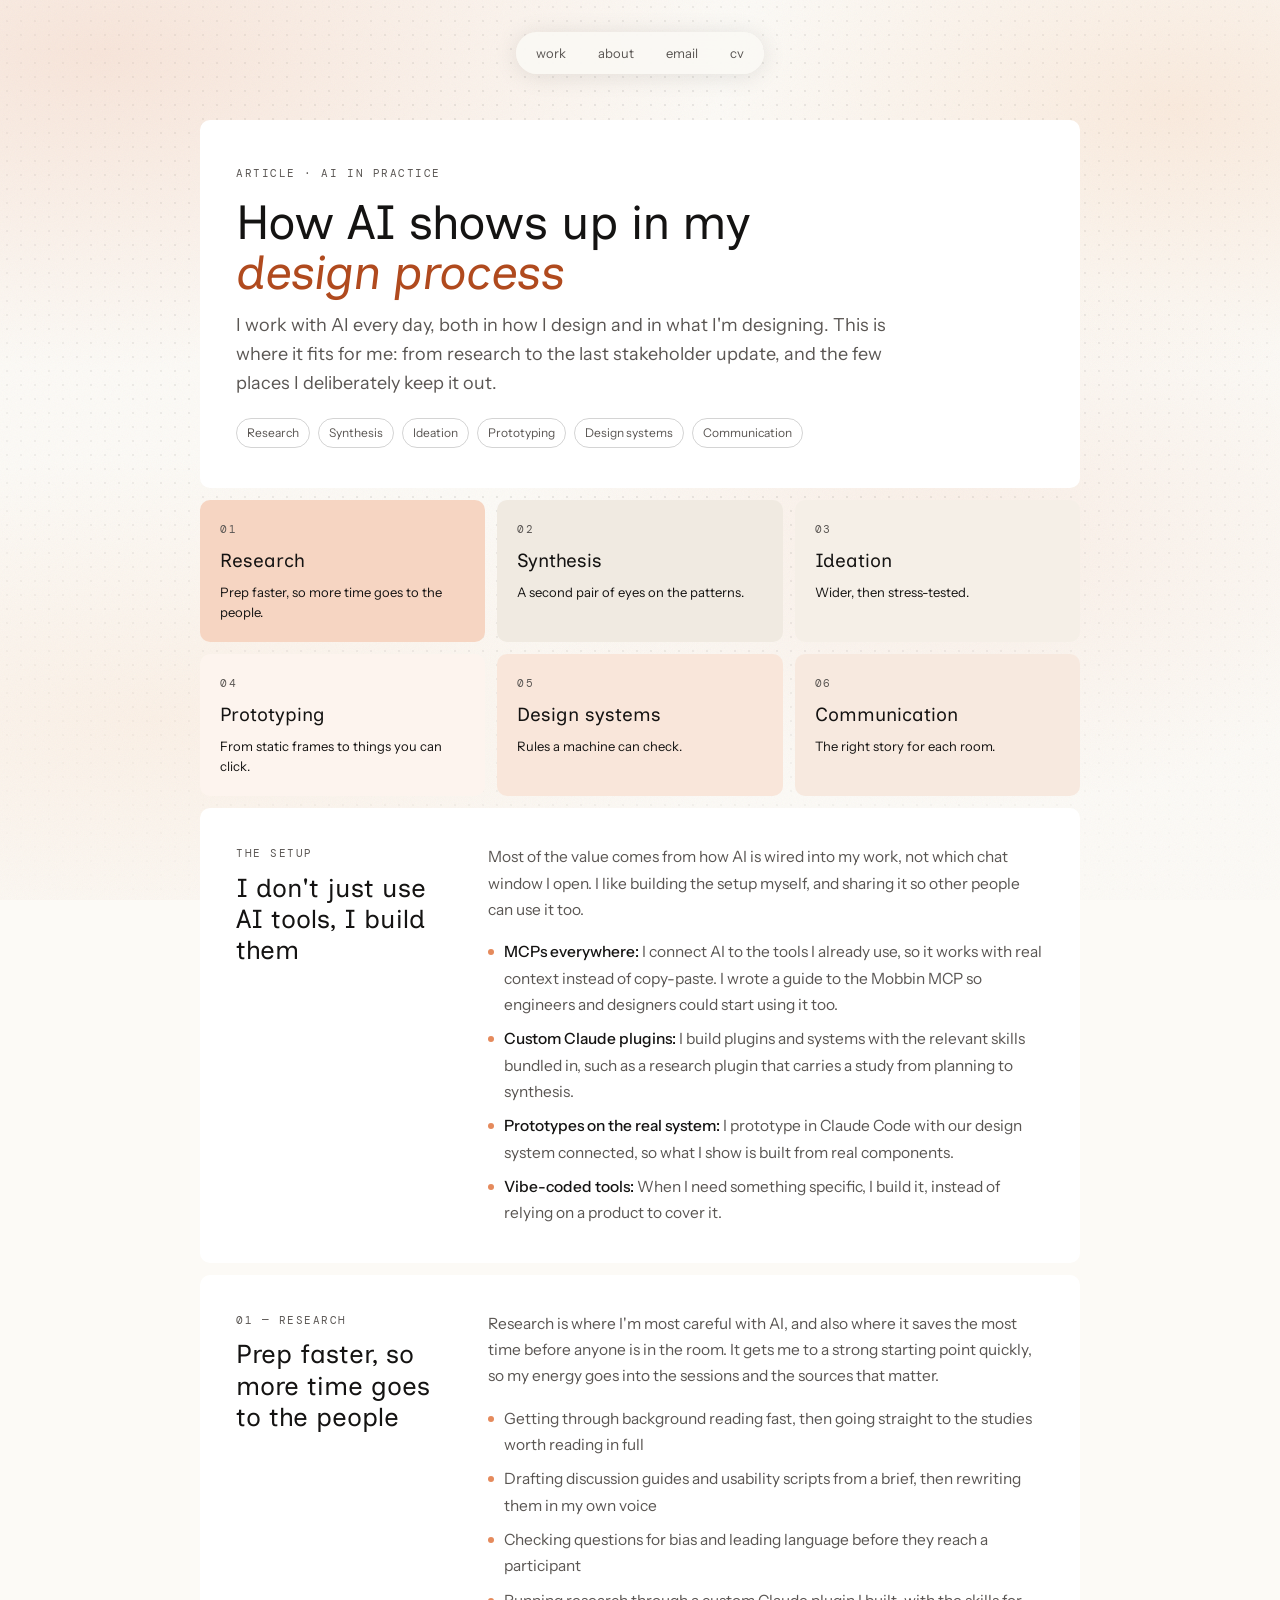
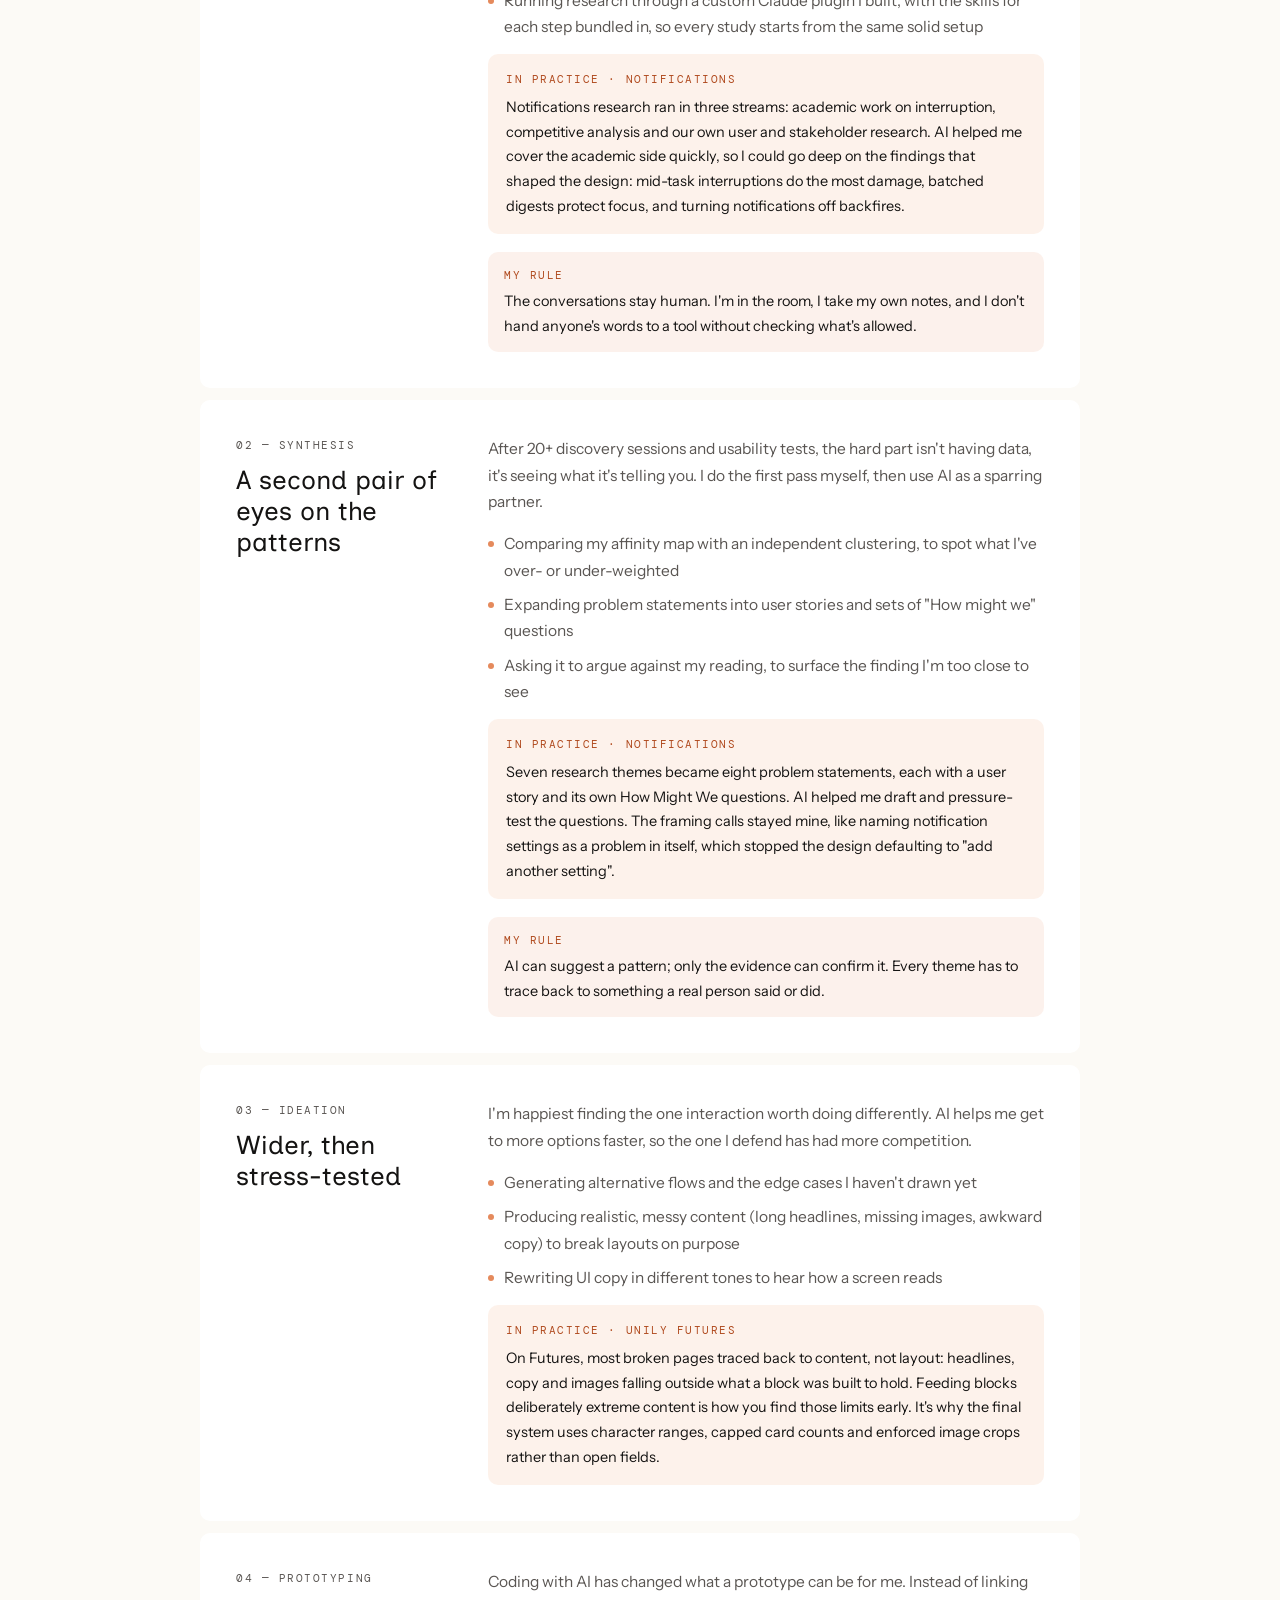
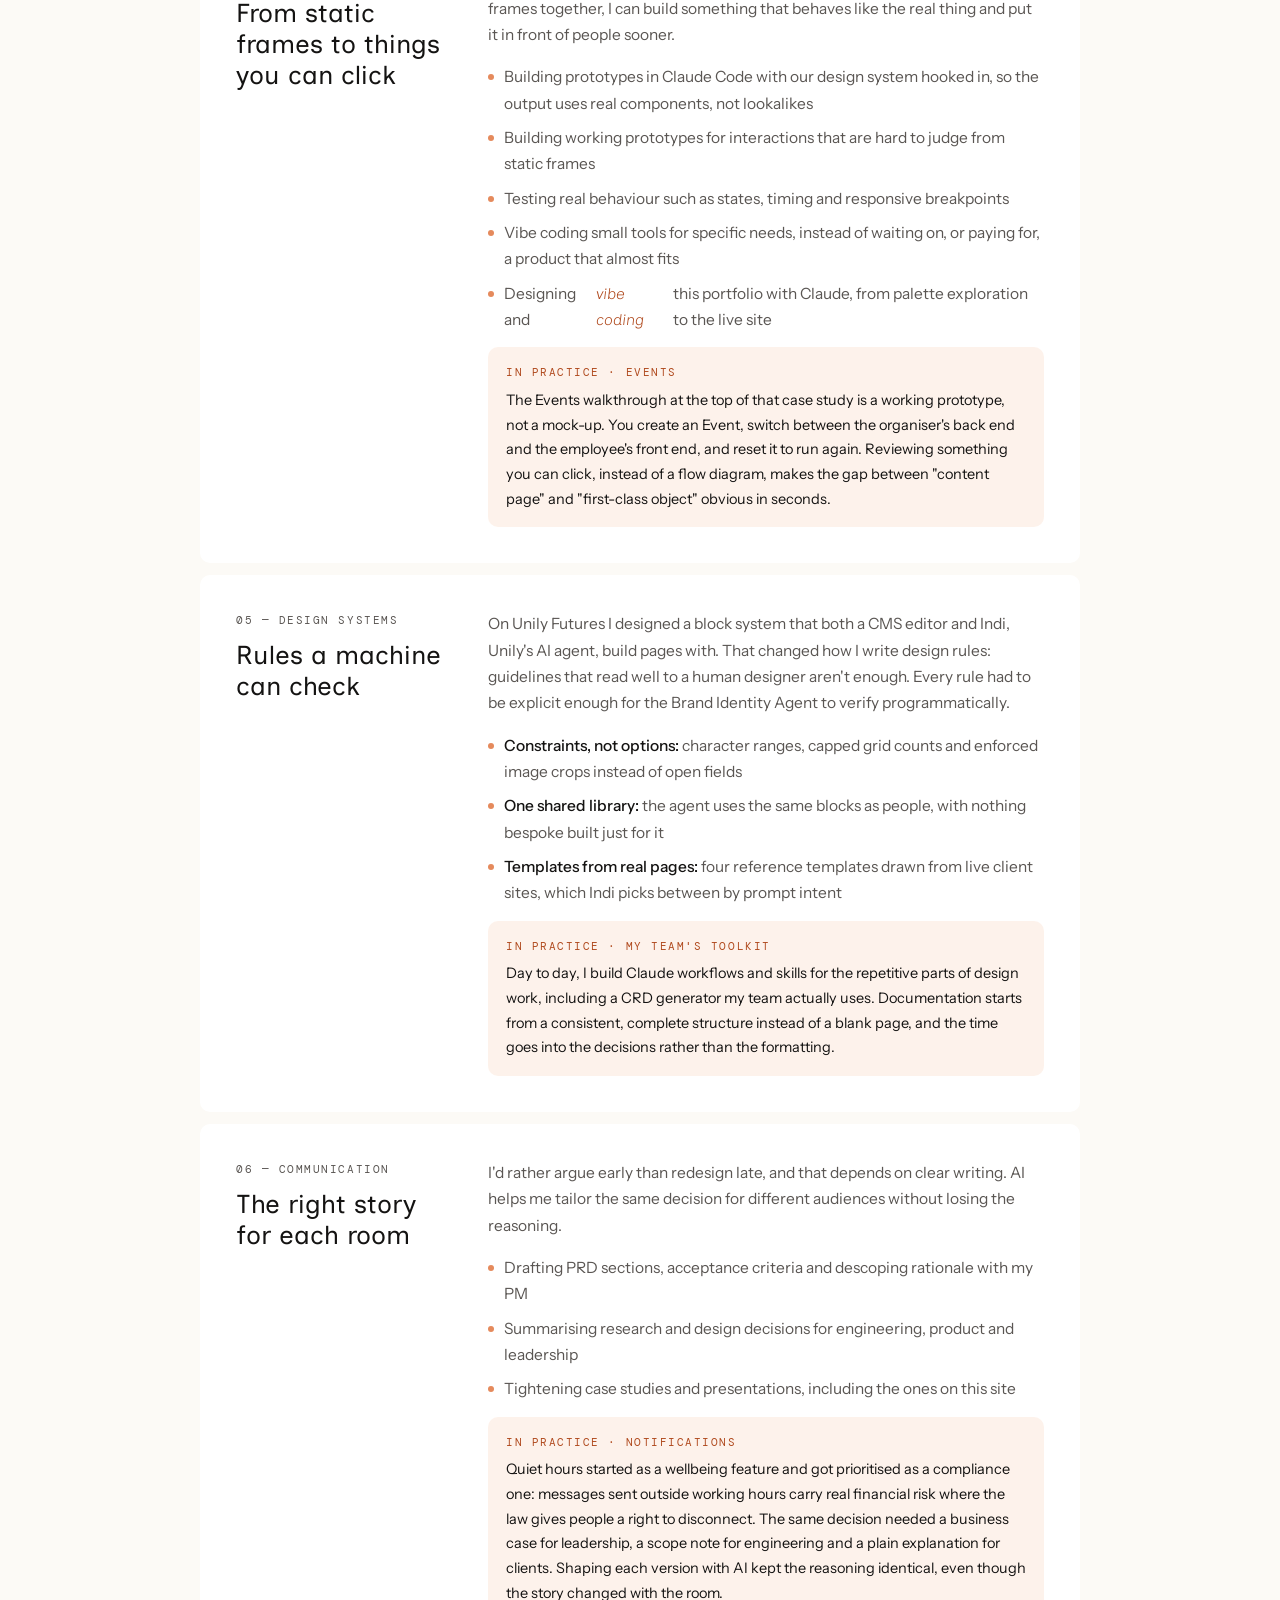
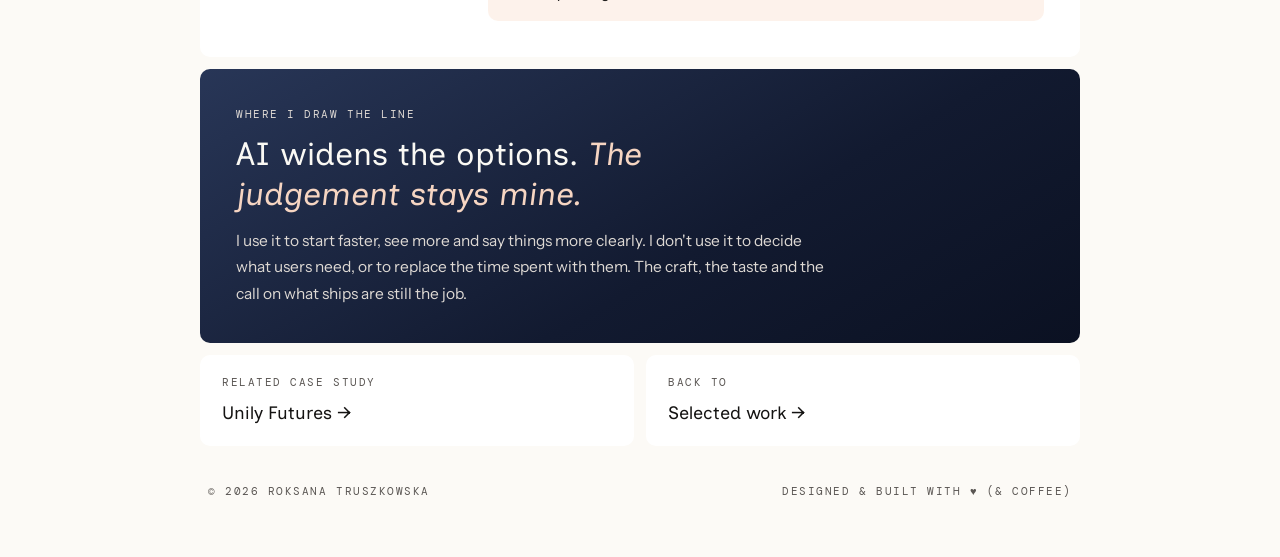
<file: article.html>
<!DOCTYPE html>
<html lang="en">
<head>
<script>/* always open a page at the top (unless a #section was linked) */
try{history.scrollRestoration='manual';}catch(e){}
(function(){function top(){if(location.hash)return;window.scrollTo(0,0);try{document.documentElement.scrollIntoView({block:'start'});}catch(e){}}
top();addEventListener('DOMContentLoaded',top);addEventListener('load',top);addEventListener('pageshow',top);})();</script>
<meta charset="utf-8">
<meta name="viewport" content="width=device-width, initial-scale=1">
<title>How AI shows up in my design process — Roksana Truszkowska</title>
<link rel="preconnect" href="https://fonts.googleapis.com">
<link rel="preconnect" href="https://fonts.gstatic.com" crossorigin>
<link rel="stylesheet" href="https://fonts.googleapis.com/css2?family=Inclusive+Sans:ital@0;1&family=Instrument+Sans:ital,wght@0,300;0,400;0,500;1,300&family=DM+Mono:wght@300;400&display=swap">
<style>
  :root {
    --mauve: #D97B4A; --mauve-deep: #1A2440; --mauve-text: #B04A1E;
    --linen: #FCFAF6; --tan: #E58A5C; --tan-light: #F6D5C2; --tan-text: #B04A1E;
    --ink: #141312; --muted: #5A5653; --line: rgba(20, 19, 18, 0.12);
    --radius: 10px;
    --font-display: 'Inclusive Sans', Georgia, serif;
    --font-body: 'Instrument Sans', system-ui, sans-serif;
    --font-mono: 'DM Mono', ui-monospace, monospace;
    --ease: cubic-bezier(0.23, 1, 0.32, 1);
  }
  *, *::before, *::after { box-sizing: border-box; margin: 0; padding: 0; }
  html { scroll-behavior: smooth; }
  body {
    min-height: 100vh; padding: 120px 24px 56px;
    font-family: var(--font-body); font-weight: 300; font-size: 15.5px; line-height: 1.7; color: var(--ink);
    background-color: var(--linen);
    background-image:
      radial-gradient(70% 50% at 8% 6%, rgba(224,122,74,0.16) 0%, transparent 70%),
      radial-gradient(55% 45% at 92% 12%, rgba(242,185,143,0.24) 0%, transparent 65%),
      radial-gradient(60% 50% at 75% 60%, rgba(224,122,74,0.09) 0%, transparent 60%),
      radial-gradient(70% 45% at 12% 80%, rgba(242,185,143,0.15) 0%, transparent 65%);
    background-attachment: fixed;
    -webkit-font-smoothing: antialiased;
  }
  body::before {
    content: ""; position: fixed; inset: 0; z-index: 0; pointer-events: none; opacity: 0.05;
    background-image: url("data:image/svg+xml,%3Csvg viewBox='0 0 200 200' xmlns='http://www.w3.org/2000/svg'%3E%3Cfilter id='n'%3E%3CfeTurbulence type='fractalNoise' baseFrequency='0.85' numOctaves='4' stitchTiles='stitch'/%3E%3C/filter%3E%3Crect width='100%25' height='100%25' filter='url(%23n)'/%3E%3C/svg%3E");
    background-size: 200px 200px;
  }
  a { color: inherit; text-decoration: none; }
  :focus-visible { outline: 2px solid var(--mauve-deep); outline-offset: 3px; border-radius: 8px; }

  .wrap { position: relative; z-index: 1; max-width: 880px; margin: 0 auto; display: flex; flex-direction: column; gap: 12px; }
  .label { font-family: var(--font-mono); font-size: 11px; font-weight: 400; letter-spacing: 0.14em; text-transform: uppercase; color: var(--muted); }
  .card { background: #FFFFFF; border-radius: var(--radius); padding: 36px; }
  em { font-family: var(--font-display); font-style: italic; color: var(--mauve-text); }

  /* nav */
  .nav-wrap { position: fixed; top: 32px; left: 0; right: 0; z-index: 100; display: flex; justify-content: center; transition: opacity .35s var(--ease), transform .35s var(--ease); }
  .nav-wrap.hidden { opacity: 0; transform: translateY(-12px); pointer-events: none; }
  .nav { display: flex; gap: 2px; padding: 5px; border-radius: 100px; background: rgba(250,249,244,.88); -webkit-backdrop-filter: blur(16px); backdrop-filter: blur(16px); box-shadow: 0 2px 24px rgba(20,19,18,.10); }
  .nav a { display: inline-flex; align-items: center; min-height: 32px; padding: 5px 15px; border-radius: 100px; font-size: 13px; font-weight: 400; color: var(--muted); transition: color 150ms, background 150ms; }
  .nav a:hover, .nav a.active { color: var(--ink); background: rgba(20,19,18,.07); }

  /* hero */
  .hero { padding: 44px 36px 40px; display: flex; flex-direction: column; gap: 14px; }
  .hero h1 { font-family: var(--font-display); font-weight: 400; font-size: clamp(32px, 5vw, 48px); line-height: 1.05; letter-spacing: -0.02em; max-width: 18ch; }
  .lede { font-size: 18px; line-height: 1.6; color: var(--muted); max-width: 58ch; }
  .meta { display: flex; flex-wrap: wrap; gap: 8px; margin-top: 6px; }
  .tag { padding: 4px 10px; border-radius: 100px; border: 1px solid rgba(20,19,18,.18); font-size: 12px; color: var(--muted); }

  /* map of phases */
  .map { display: grid; grid-template-columns: repeat(3, minmax(0, 1fr)); gap: 12px; }
  .map a { display: flex; flex-direction: column; gap: 6px; padding: 20px; border-radius: 10px; min-height: 120px; transition: transform 400ms var(--ease), box-shadow 400ms var(--ease); }
  .map a:hover { transform: translateY(-3px); box-shadow: 0 12px 28px rgba(20,19,18,.10); }
  .map b { font-family: var(--font-display); font-weight: 400; font-size: 19px; }
  .map span:last-child { font-size: 13px; line-height: 1.5; color: var(--ink); }
  .map a:nth-child(1) { background: #F6D5C2; } .map a:nth-child(2) { background: #F0EAE1; } .map a:nth-child(3) { background: #F5EFE7; }
  .map a:nth-child(4) { background: #FDF4EE; } .map a:nth-child(5) { background: #F9E6DA; } .map a:nth-child(6) { background: #F7E9DF; }

  /* sections */
  .step { display: grid; grid-template-columns: minmax(0, 220px) minmax(0, 1fr); gap: 32px; scroll-margin-top: 100px; }
  .step-head { display: flex; flex-direction: column; gap: 10px; }
  .step h2 { font-family: var(--font-display); font-weight: 400; font-size: 26px; line-height: 1.2; }
  .step-body { display: flex; flex-direction: column; gap: 14px; color: var(--muted); }
  .step-body strong { font-weight: 500; color: var(--ink); }
  .uses { list-style: none; display: flex; flex-direction: column; gap: 8px; margin-top: 2px; }
  .uses li { display: flex; gap: 10px; }
  .uses li::before { content: ""; flex-shrink: 0; width: 6px; height: 6px; margin-top: 10px; border-radius: 50%; background: var(--tan); }
  .rule {
    margin-top: 4px; padding: 14px 16px; border-radius: 10px;
    background: rgba(224,122,74,.10); color: var(--ink); font-size: 14.5px;
  }
  .rule .label { display: block; margin-bottom: 4px; color: var(--mauve-text); }
  .example { padding: 16px 18px; border-radius: 10px; background: rgba(242, 185, 143, 0.18); color: var(--ink); font-size: 14.5px; }
  .example .label { display: block; margin-bottom: 6px; color: var(--tan-text); }

  /* closing */
  .close { color: #FAF9F4; background: linear-gradient(150deg, #283657 0%, #121A30 60%, #0B1122 100%); }
  .close .label { color: #DDD8D3; }
  .close h2 { font-family: var(--font-display); font-weight: 400; font-size: clamp(24px, 3.4vw, 32px); line-height: 1.25; margin: 10px 0 14px; max-width: 26ch; }
  .close p { color: #DDD8D3; max-width: 60ch; }
  .close em { color: var(--tan-light); }

  .next { display: grid; grid-template-columns: 1fr 1fr; gap: 12px; }
  .next a { display: flex; flex-direction: column; gap: 6px; padding: 18px 22px; border-radius: var(--radius); background: #FFFFFF; transition: transform 300ms var(--ease), box-shadow 300ms var(--ease); }
  .next a:hover { transform: translateY(-2px); box-shadow: 0 10px 28px rgba(20,19,18,.08); }
  .next a .label { color: var(--muted); }
  .next h3 { font-family: var(--font-display); font-weight: 400; font-size: 18px; }

  footer { display: flex; flex-wrap: wrap; justify-content: space-between; gap: 8px; padding: 24px 8px 0; }

  .reveal { opacity: 0; transform: translateY(16px); transition: opacity 700ms var(--ease), transform 700ms var(--ease); }
  .reveal.in { opacity: 1; transform: none; }
  @media (prefers-reduced-motion: reduce) {
    html { scroll-behavior: auto; }
    .reveal { opacity: 1; transform: none; transition: none; }
    *, *::before, *::after { transition: none !important; }
  }
  @media (max-width: 760px) {
    .step { grid-template-columns: 1fr; gap: 14px; }
    .map { grid-template-columns: 1fr 1fr; }
    .next { grid-template-columns: 1fr; }
  }
  @media (max-width: 600px) {
    body { padding: 96px 14px 40px; }
    .card, .hero { padding: 26px 20px; }
    .nav-wrap { top: 20px; }
    .nav a { padding: 5px 11px; }
  }

  /* faint dotted grid */
  body::after {
    content: ""; position: fixed; inset: 0; z-index: 0; pointer-events: none;
    background-image: radial-gradient(circle, rgba(20, 19, 18, 0.08) 0.8px, transparent 1.2px);
    background-size: 14px 14px;
    -webkit-mask-image: radial-gradient(ellipse 90% 80% at 50% 35%, #000 30%, transparent 100%);
    mask-image: radial-gradient(ellipse 90% 80% at 50% 35%, #000 30%, transparent 100%);
  }
</style>
</head>
<body>

<div class="nav-wrap" id="navWrap">
  <nav class="nav" aria-label="Main">
    <a href="index.html#work">work</a>
    <a href="about.html">about</a>
    <a href="index.html#contact">email</a>
    <a href="cv.pdf" data-cv download="Roksana-Truszkowska-CV.pdf">cv</a>
  </nav>
</div>

<main class="wrap">

  <header class="card hero reveal">
    <p class="label">Article · AI in practice</p>
    <h1>How AI shows up in my <em>design process</em></h1>
    <p class="lede">I work with AI every day, both in how I design and in what I'm designing. This is where it fits for me: from research to the last stakeholder update, and the few places I deliberately keep it out.</p>
    <div class="meta">
      <span class="tag">Research</span><span class="tag">Synthesis</span><span class="tag">Ideation</span>
      <span class="tag">Prototyping</span><span class="tag">Design systems</span><span class="tag">Communication</span>
    </div>
  </header>

  <nav class="map reveal" aria-label="Sections">
    <a href="#research"><span class="label">01</span><b>Research</b><span>Prep faster, so more time goes to the people.</span></a>
    <a href="#synthesis"><span class="label">02</span><b>Synthesis</b><span>A second pair of eyes on the patterns.</span></a>
    <a href="#ideation"><span class="label">03</span><b>Ideation</b><span>Wider, then stress-tested.</span></a>
    <a href="#prototyping"><span class="label">04</span><b>Prototyping</b><span>From static frames to things you can click.</span></a>
    <a href="#systems"><span class="label">05</span><b>Design systems</b><span>Rules a machine can check.</span></a>
    <a href="#communication"><span class="label">06</span><b>Communication</b><span>The right story for each room.</span></a>
  </nav>

    <section id="setup" class="card step reveal">
      <div class="step-head">
        <span class="label">The setup</span>
        <h2>I don't just use AI tools, I build them</h2>
      </div>
      <div class="step-body">
        <p>Most of the value comes from how AI is wired into my work, not which chat window I open. I like building the setup myself, and sharing it so other people can use it too.</p><ul class="uses"><li><span><strong>MCPs everywhere:</strong> I connect AI to the tools I already use, so it works with real context instead of copy-paste. I wrote a guide to the Mobbin MCP so engineers and designers could start using it too.</span></li><li><span><strong>Custom Claude plugins:</strong> I build plugins and systems with the relevant skills bundled in, such as a research plugin that carries a study from planning to synthesis.</span></li><li><span><strong>Prototypes on the real system:</strong> I prototype in Claude Code with our design system connected, so what I show is built from real components.</span></li><li><span><strong>Vibe-coded tools:</strong> When I need something specific, I build it, instead of relying on a product to cover it.</span></li></ul>
      </div>
    </section>

  <section id="research" class="card step reveal">
    <div class="step-head">
      <span class="label">01 — Research</span>
      <h2>Prep faster, so more time goes to the people</h2>
    </div>
    <div class="step-body">
      <p>Research is where I'm most careful with AI, and also where it saves the most time before anyone is in the room. It gets me to a strong starting point quickly, so my energy goes into the sessions and the sources that matter.</p><ul class="uses"><li>Getting through background reading fast, then going straight to the studies worth reading in full</li><li>Drafting discussion guides and usability scripts from a brief, then rewriting them in my own voice</li><li>Checking questions for bias and leading language before they reach a participant</li><li>Running research through a custom Claude plugin I built, with the skills for each step bundled in, so every study starts from the same solid setup</li></ul><div class="example"><span class="label">In practice · Notifications</span><p>Notifications research ran in three streams: academic work on interruption, competitive analysis and our own user and stakeholder research. AI helped me cover the academic side quickly, so I could go deep on the findings that shaped the design: mid-task interruptions do the most damage, batched digests protect focus, and turning notifications off backfires.</p></div><p class="rule"><span class="label">My rule</span>The conversations stay human. I'm in the room, I take my own notes, and I don't hand anyone's words to a tool without checking what's allowed.</p>
    </div>
  </section>

  <section id="synthesis" class="card step reveal">
    <div class="step-head">
      <span class="label">02 — Synthesis</span>
      <h2>A second pair of eyes on the patterns</h2>
    </div>
    <div class="step-body">
      <p>After 20+ discovery sessions and usability tests, the hard part isn't having data, it's seeing what it's telling you. I do the first pass myself, then use AI as a sparring partner.</p><ul class="uses"><li>Comparing my affinity map with an independent clustering, to spot what I've over- or under-weighted</li><li>Expanding problem statements into user stories and sets of "How might we" questions</li><li>Asking it to argue against my reading, to surface the finding I'm too close to see</li></ul><div class="example"><span class="label">In practice · Notifications</span><p>Seven research themes became eight problem statements, each with a user story and its own How Might We questions. AI helped me draft and pressure-test the questions. The framing calls stayed mine, like naming notification settings as a problem in itself, which stopped the design defaulting to "add another setting".</p></div><p class="rule"><span class="label">My rule</span>AI can suggest a pattern; only the evidence can confirm it. Every theme has to trace back to something a real person said or did.</p>
    </div>
  </section>

  <section id="ideation" class="card step reveal">
    <div class="step-head">
      <span class="label">03 — Ideation</span>
      <h2>Wider, then stress-tested</h2>
    </div>
    <div class="step-body">
      <p>I'm happiest finding the one interaction worth doing differently. AI helps me get to more options faster, so the one I defend has had more competition.</p><ul class="uses"><li>Generating alternative flows and the edge cases I haven't drawn yet</li><li>Producing realistic, messy content (long headlines, missing images, awkward copy) to break layouts on purpose</li><li>Rewriting UI copy in different tones to hear how a screen reads</li></ul><div class="example"><span class="label">In practice · Unily Futures</span><p>On Futures, most broken pages traced back to content, not layout: headlines, copy and images falling outside what a block was built to hold. Feeding blocks deliberately extreme content is how you find those limits early. It's why the final system uses character ranges, capped card counts and enforced image crops rather than open fields.</p></div>
    </div>
  </section>

  <section id="prototyping" class="card step reveal">
    <div class="step-head">
      <span class="label">04 — Prototyping</span>
      <h2>From static frames to things you can click</h2>
    </div>
    <div class="step-body">
      <p>Coding with AI has changed what a prototype can be for me. Instead of linking frames together, I can build something that behaves like the real thing and put it in front of people sooner.</p><ul class="uses"><li>Building prototypes in Claude Code with our design system hooked in, so the output uses real components, not lookalikes</li><li>Building working prototypes for interactions that are hard to judge from static frames</li><li>Testing real behaviour such as states, timing and responsive breakpoints</li><li>Vibe coding small tools for specific needs, instead of waiting on, or paying for, a product that almost fits</li><li>Designing and <em>vibe coding</em> this portfolio with Claude, from palette exploration to the live site</li></ul><div class="example"><span class="label">In practice · Events</span><p>The Events walkthrough at the top of that case study is a working prototype, not a mock-up. You create an Event, switch between the organiser's back end and the employee's front end, and reset it to run again. Reviewing something you can click, instead of a flow diagram, makes the gap between "content page" and "first-class object" obvious in seconds.</p></div>
    </div>
  </section>

  <section id="systems" class="card step reveal">
    <div class="step-head">
      <span class="label">05 — Design systems</span>
      <h2>Rules a machine can check</h2>
    </div>
    <div class="step-body">
      <p>On Unily Futures I designed a block system that both a CMS editor and Indi, Unily's AI agent, build pages with. That changed how I write design rules: guidelines that read well to a human designer aren't enough. Every rule had to be explicit enough for the Brand Identity Agent to verify programmatically.</p><ul class="uses"><li><span><strong>Constraints, not options:</strong> character ranges, capped grid counts and enforced image crops instead of open fields</span></li><li><span><strong>One shared library:</strong> the agent uses the same blocks as people, with nothing bespoke built just for it</span></li><li><span><strong>Templates from real pages:</strong> four reference templates drawn from live client sites, which Indi picks between by prompt intent</span></li></ul><div class="example"><span class="label">In practice · My team's toolkit</span><p>Day to day, I build Claude workflows and skills for the repetitive parts of design work, including a CRD generator my team actually uses. Documentation starts from a consistent, complete structure instead of a blank page, and the time goes into the decisions rather than the formatting.</p></div>
    </div>
  </section>

  <section id="communication" class="card step reveal">
    <div class="step-head">
      <span class="label">06 — Communication</span>
      <h2>The right story for each room</h2>
    </div>
    <div class="step-body">
      <p>I'd rather argue early than redesign late, and that depends on clear writing. AI helps me tailor the same decision for different audiences without losing the reasoning.</p><ul class="uses"><li>Drafting PRD sections, acceptance criteria and descoping rationale with my PM</li><li>Summarising research and design decisions for engineering, product and leadership</li><li>Tightening case studies and presentations, including the ones on this site</li></ul><div class="example"><span class="label">In practice · Notifications</span><p>Quiet hours started as a wellbeing feature and got prioritised as a compliance one: messages sent outside working hours carry real financial risk where the law gives people a right to disconnect. The same decision needed a business case for leadership, a scope note for engineering and a plain explanation for clients. Shaping each version with AI kept the reasoning identical, even though the story changed with the room.</p></div>
    </div>
  </section>

  <section class="card close reveal">
    <p class="label">Where I draw the line</p>
    <h2>AI widens the options. <em>The judgement stays mine.</em></h2>
    <p>I use it to start faster, see more and say things more clearly. I don't use it to decide what users need, or to replace the time spent with them. The craft, the taste and the call on what ships are still the job.</p>
  </section>

  <div class="next reveal">
    <a href="work/portal-blocks.html"><span class="label">Related case study</span><h3>Unily Futures →</h3></a>
    <a href="index.html#work"><span class="label">Back to</span><h3>Selected work →</h3></a>
  </div>

  <footer>
    <p class="label">© 2026 Roksana Truszkowska</p>
    <p class="label">Designed &amp; built with ♥ (&amp; coffee)</p>
  </footer>
</main>

<script>
  const navWrap = document.getElementById('navWrap');
  let lastY = window.scrollY;
  window.addEventListener('scroll', () => {
    const y = window.scrollY;
    navWrap.classList.toggle('hidden', y > lastY && y > 120);
    lastY = y;
  }, { passive: true });

  if ('IntersectionObserver' in window) {
    const io = new IntersectionObserver((entries) => {
      entries.forEach((e) => { if (e.isIntersecting) { e.target.classList.add('in'); io.unobserve(e.target); } });
    }, { threshold: 0.1 });
    document.querySelectorAll('.reveal').forEach((el) => io.observe(el));
  } else {
    document.querySelectorAll('.reveal').forEach((el) => el.classList.add('in'));
  }
</script>
<script src="assets/js/cv.js" defer></script>
</body>
</html>
</file>
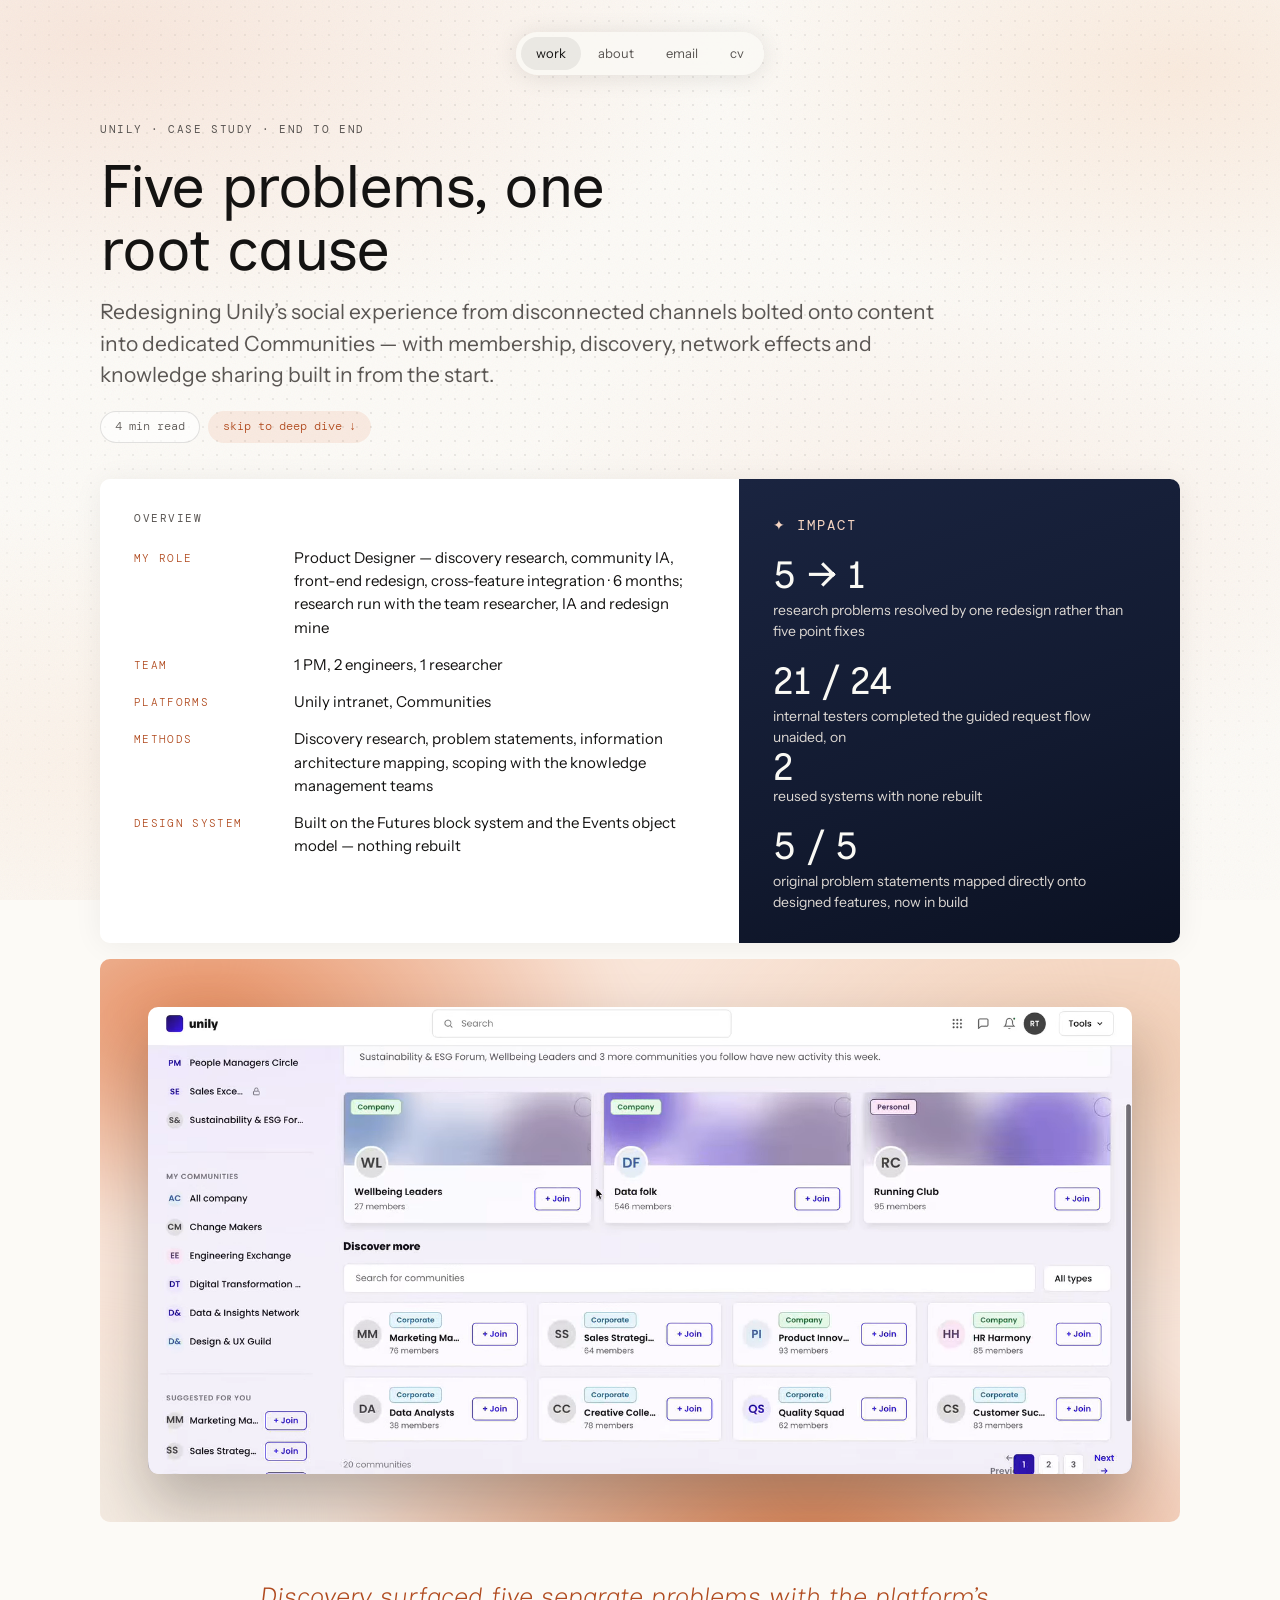
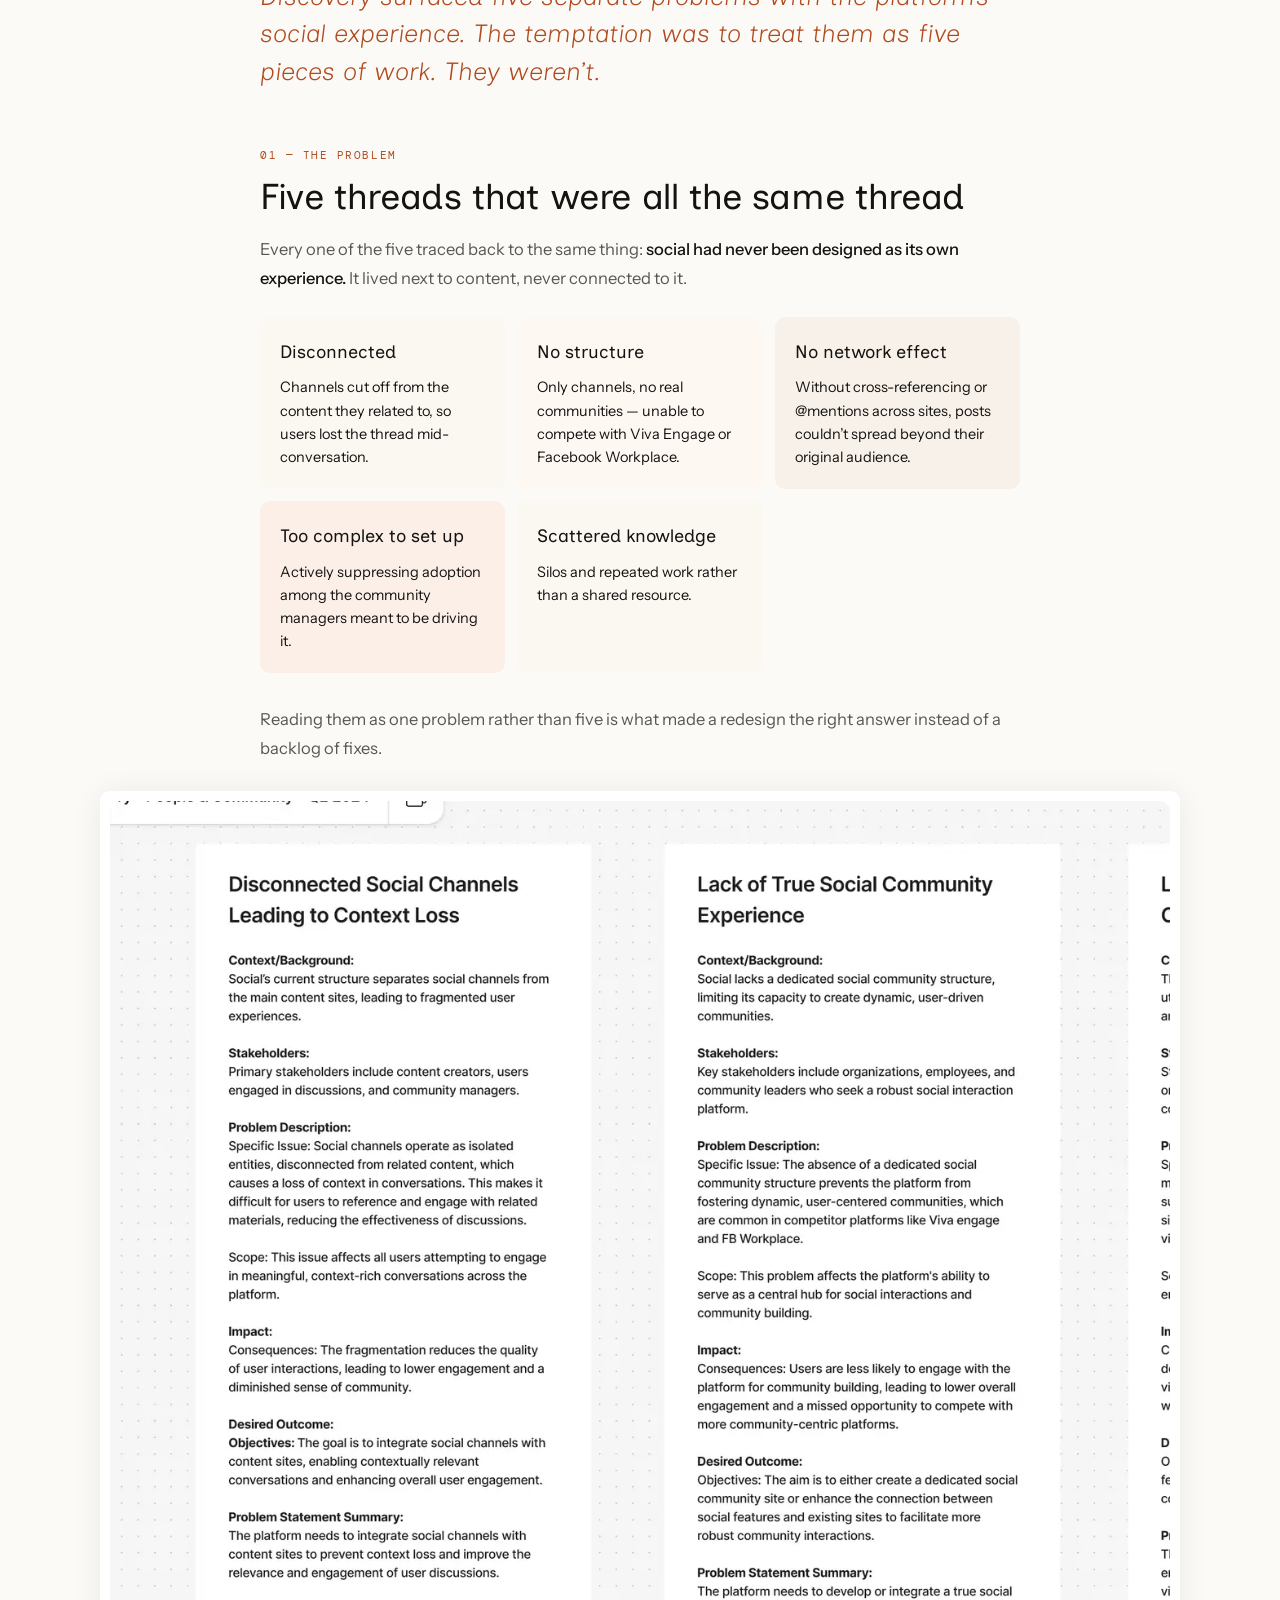
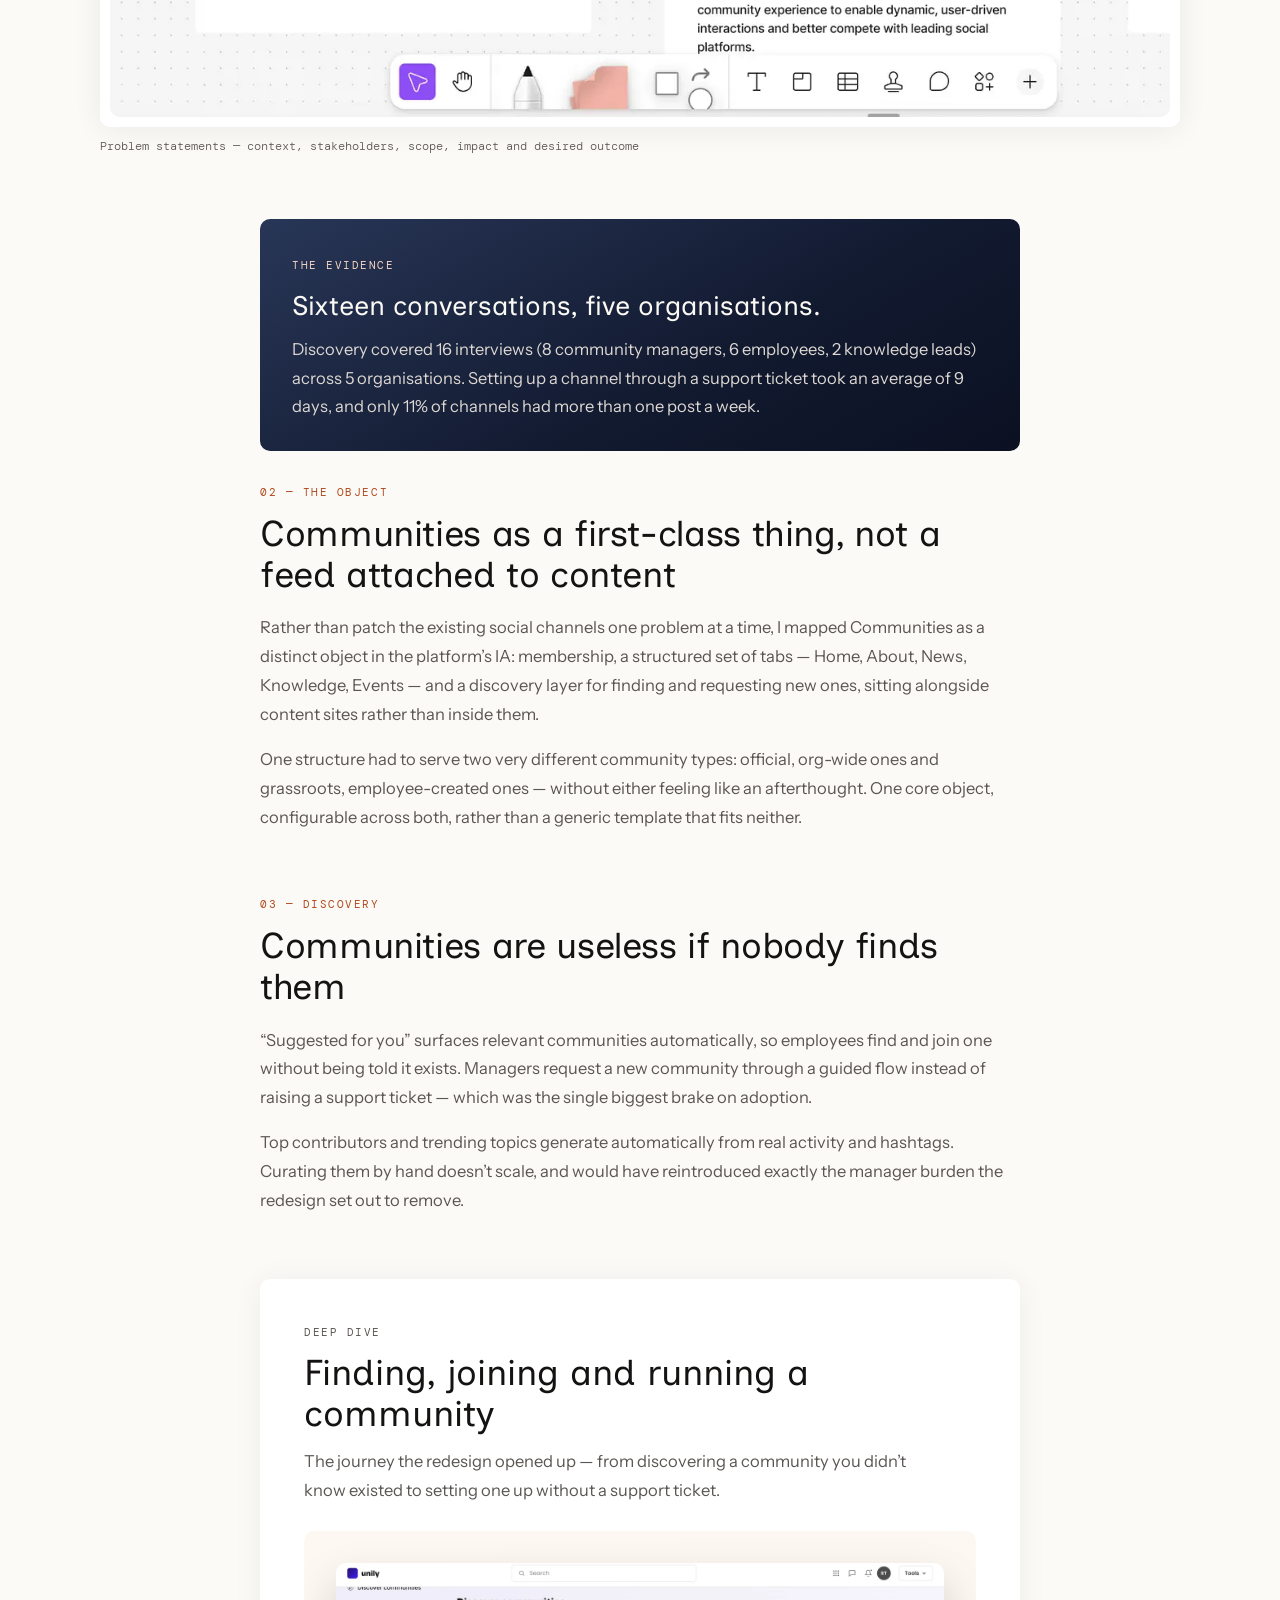
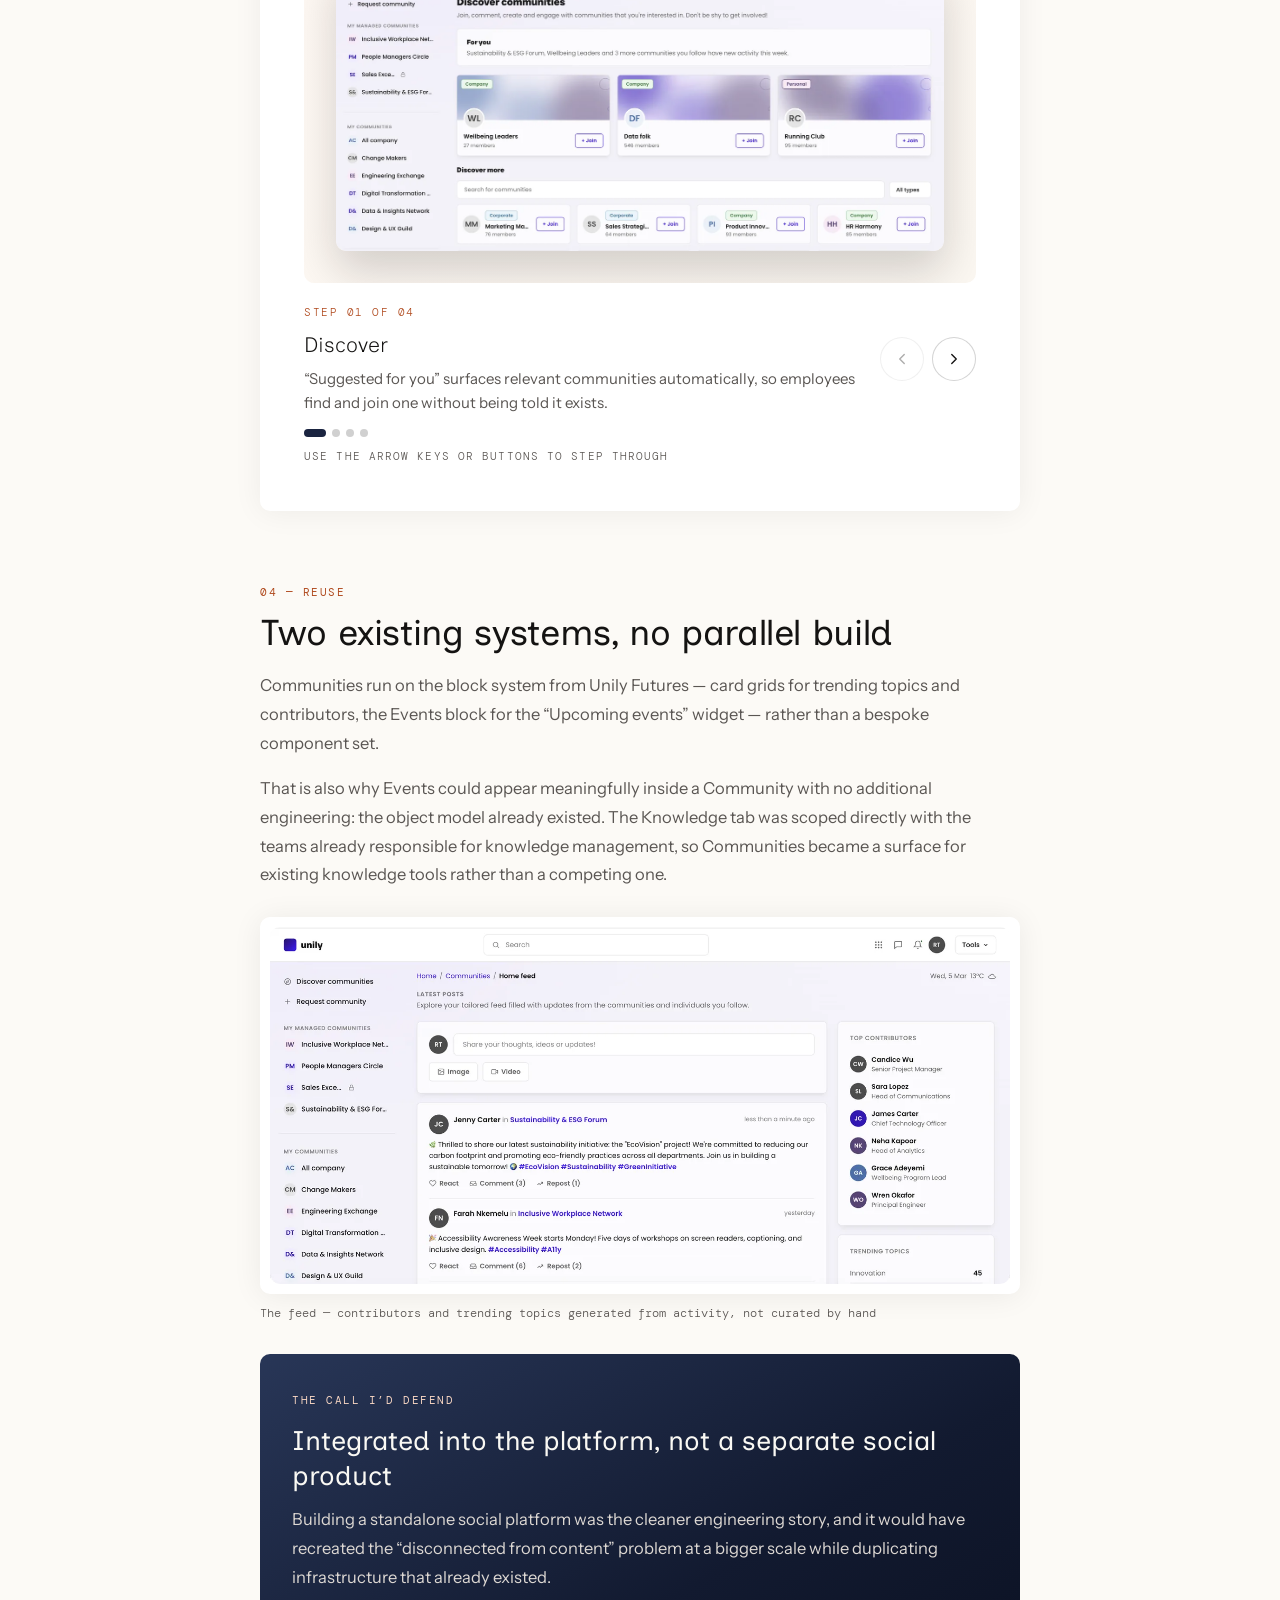
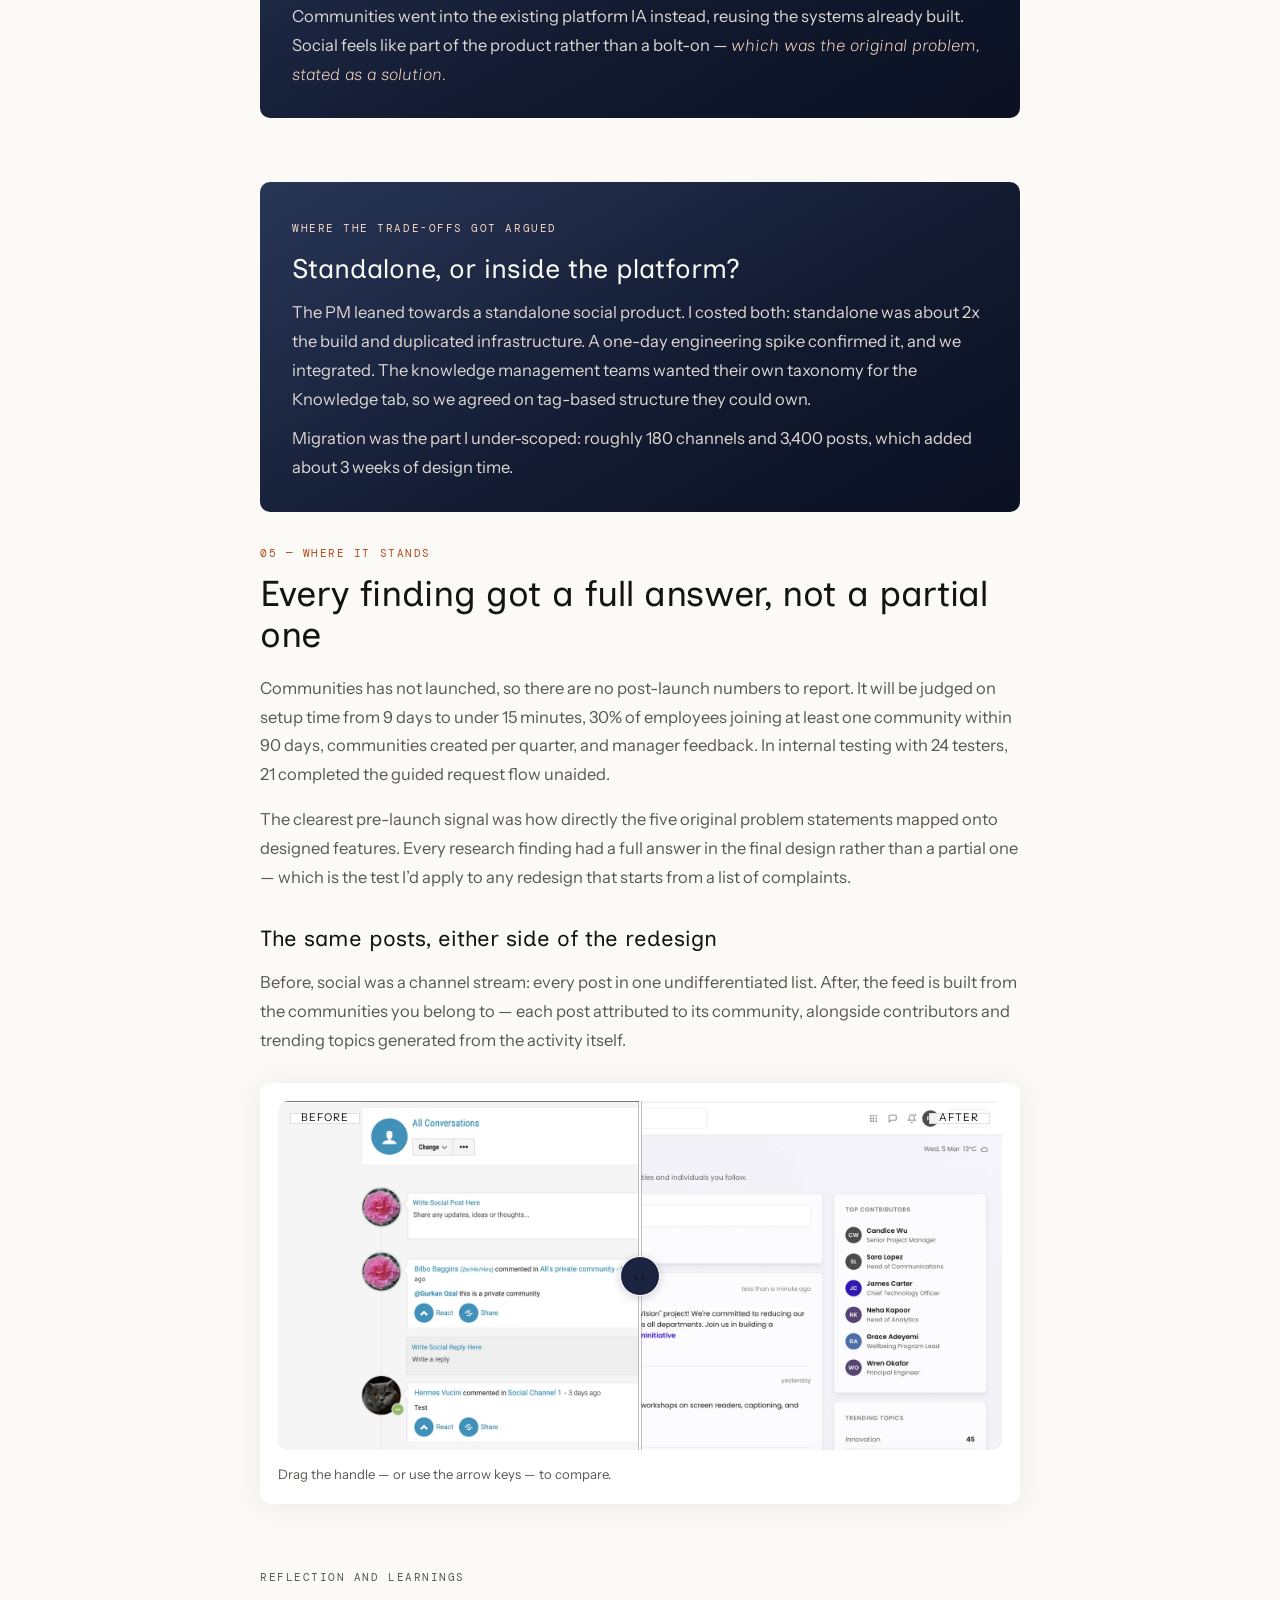
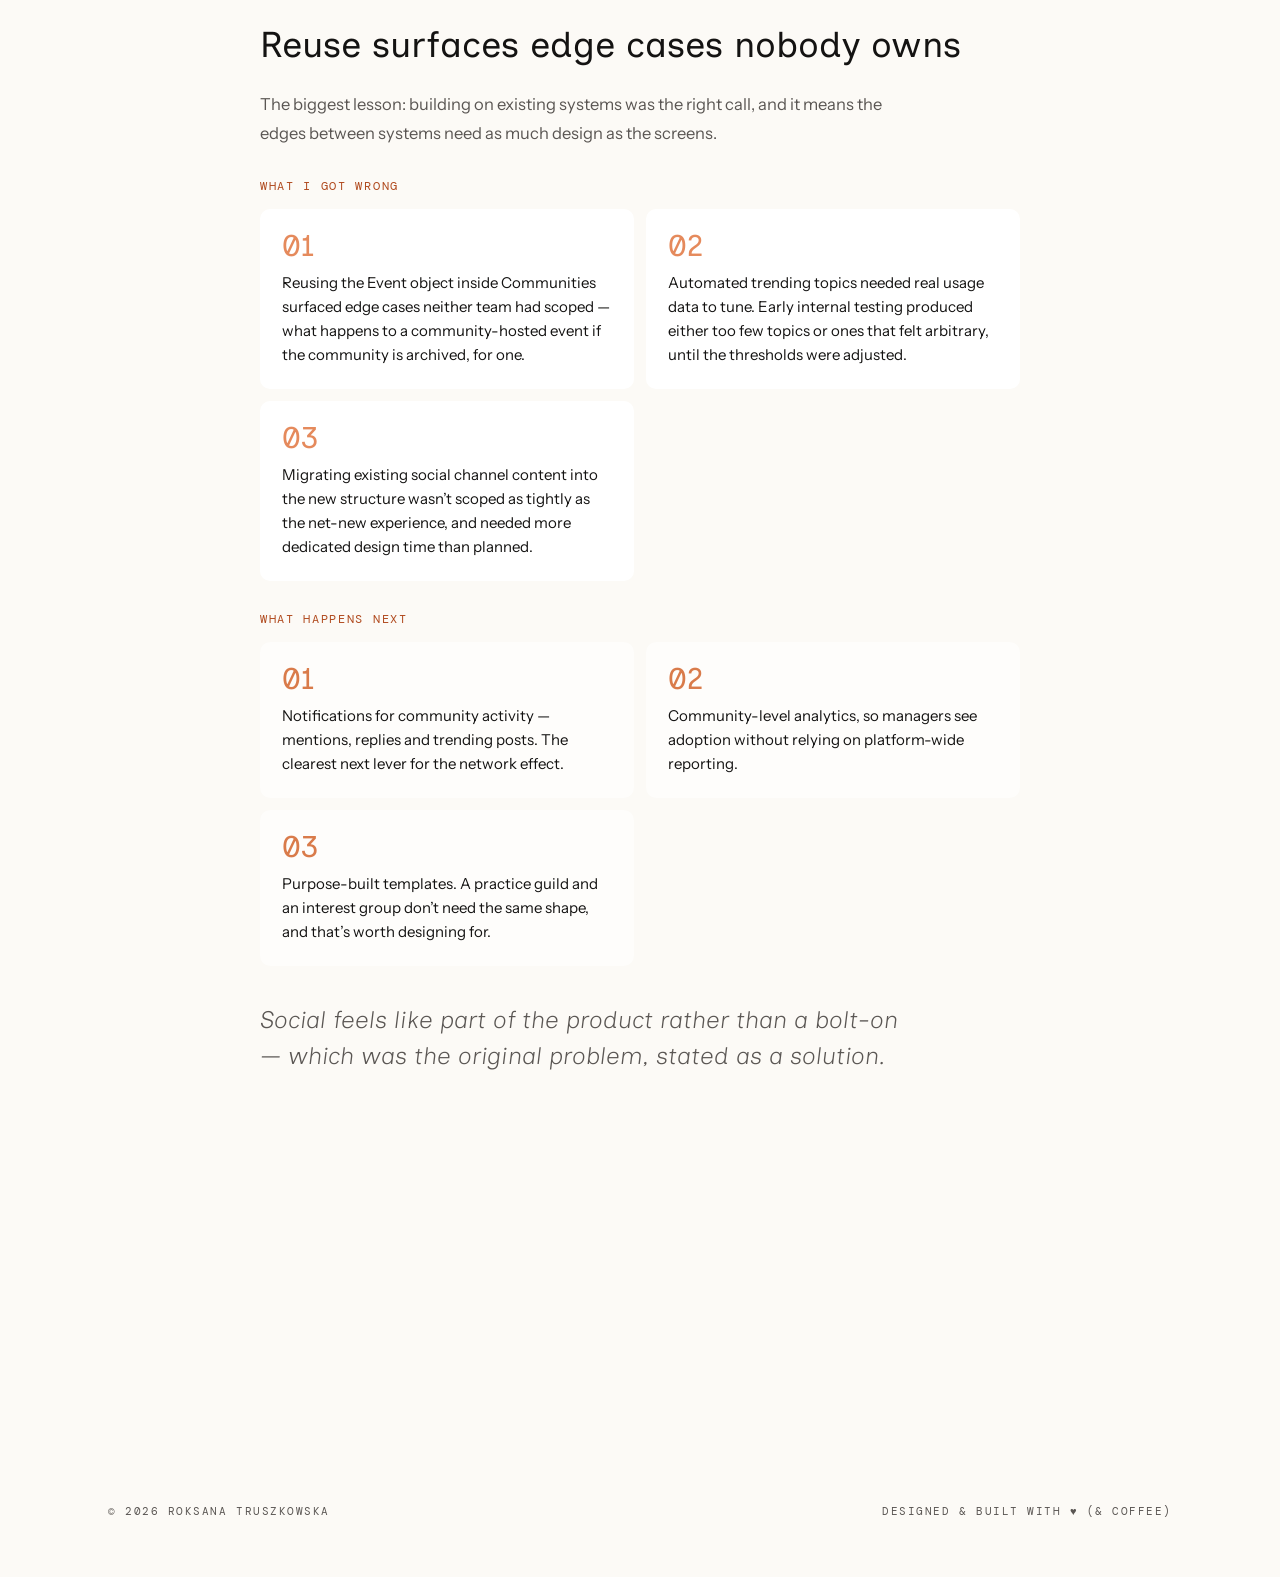
<file: work/communities.html>
<!DOCTYPE html>
<html lang="en">
<head>
<script>/* always open a page at the top (unless a #section was linked) */
try{history.scrollRestoration='manual';}catch(e){}
(function(){function top(){if(location.hash)return;window.scrollTo(0,0);try{document.documentElement.scrollIntoView({block:'start'});}catch(e){}}
top();addEventListener('DOMContentLoaded',top);addEventListener('load',top);addEventListener('pageshow',top);})();</script>
<meta charset="utf-8">
<meta name="viewport" content="width=device-width,initial-scale=1">
<title>Communities: five problems, one root cause — Roksana Truszkowska</title>
<meta name="description" content="Redesigning Unily’s social experience from disconnected channels bolted onto content into dedicated Communities — with membership, discovery, network effects and knowledge sharing built in from the start.">
<meta property="og:title" content="Communities: five problems, one root cause — Roksana Truszkowska">
<meta property="og:description" content="Redesigning Unily’s social experience from disconnected channels bolted onto content into dedicated Communities — with membership, discovery, network effects and knowledge sharing built in from the start.">
<meta property="og:type" content="article">
<link rel="preconnect" href="https://fonts.googleapis.com">
<link rel="preconnect" href="https://fonts.gstatic.com" crossorigin>
<link href="https://fonts.googleapis.com/css2?family=Inclusive+Sans:ital@0;1&family=Instrument+Sans:ital,wght@0,300;0,400;0,500;1,300&family=DM+Mono:wght@300;400&display=swap" rel="stylesheet">
<link rel="stylesheet" href="../assets/css/tokens.css">
<link rel="stylesheet" href="../assets/css/components.css">
<link rel="stylesheet" href="../assets/css/story.css">
<style>
.gap-box{display:none;position:relative;z-index:2;margin:32px 0;padding:20px 22px;border:2px dashed #E58A5C;border-radius:10px;background:#FFF4EC;color:#141312;font:400 15px/1.6 'Instrument Sans',system-ui,sans-serif;text-align:left}
.gap-box .gap-tag{margin:0 0 6px;font:400 11px 'DM Mono',ui-monospace,monospace;letter-spacing:.14em;text-transform:uppercase;color:#B04A1E}
.gap-box h4{margin:0 0 6px;font:400 20px/1.25 'Inclusive Sans',Georgia,serif;color:#141312}
.gap-box .gap-why{margin:0 0 12px;font-size:14px;color:#5A5653}
.gap-box ol{list-style:none;margin:0;padding:0;display:flex;flex-direction:column;gap:9px}
.gap-box li{margin:0;padding:0}
.gap-box li b{margin-right:8px;font:500 12px 'DM Mono',ui-monospace,monospace;color:#B04A1E}
.gap-box .gap-draft{margin:14px 0 0;padding:10px 12px;border-radius:8px;background:#fff;font-size:14px}
.gap-box .gap-draft i{display:block;margin-bottom:2px;font:400 11px 'DM Mono',ui-monospace,monospace;font-style:normal;letter-spacing:.12em;text-transform:uppercase;color:#5A5653}
.gap-box mark{padding:0 4px;border-radius:3px;background:#F6D5C2;color:#141312}
.sx{color:inherit}
.sample-pill{display:none;position:fixed;left:50%;bottom:14px;transform:translateX(-50%);z-index:300;max-width:calc(100% - 28px);padding:8px 14px;border-radius:100px;background:#1F3D2B;color:#F2FAF4;font:400 11px/1.4 'DM Mono',ui-monospace,monospace;letter-spacing:.06em;text-align:center;box-shadow:0 6px 24px rgba(20,19,18,.25)}
.sample-pill .sx{background:#E4F1E7;color:#1F3D2B;border-bottom:none;padding:0 5px}
</style>
</head>
<body class="story">
<a class="skip" href="#content">Skip to content</a>

<div class="pnav-wrap" id="pnav">
  <nav class="pnav" aria-label="Main">
    <a href="../index.html#work" class="active">work</a>
    <a href="../about.html">about</a>
    <a href="mailto:roksanatruszkowska@outlook.com">email</a>
    <a href="../cv.pdf" data-cv download="Roksana-Truszkowska-CV.pdf">cv</a>
  </nav>
</div>

<main id="content">
  <div class="s-wide">
    <header class="s-head s-rv">
      <p class="s-label">Unily · Case study · End to end</p>
      <h1>Five problems, one root cause</h1>
      <p class="s-sub">Redesigning Unily’s social experience from disconnected channels bolted onto content into dedicated Communities — with membership, discovery, network effects and knowledge sharing built in from the start.</p>
      <div class="s-chips">
        <span class="s-chip">4 min read</span>
        <a class="s-chip" href="#deep-dive">skip to deep dive ↓</a>
      </div>
    </header>

    <section class="s-overview s-rv" aria-label="Project overview">
      <div class="s-meta">
        <p class="s-label">Overview</p>
        <dl><dt>My role</dt><dd>Product Designer — discovery research, community IA, front-end redesign, cross-feature integration · <span class="sx">6 months; research run with the team researcher, IA and redesign mine</span></dd><dt>Team</dt><dd>1 PM, 2 engineers, 1 researcher</dd><dt>Platforms</dt><dd>Unily intranet, Communities</dd><dt>Methods</dt><dd>Discovery research, problem statements, information architecture mapping, scoping with the knowledge management teams</dd><dt>Design system</dt><dd>Built on the Futures block system and the Events object model — nothing rebuilt</dd></dl>
      </div>
      <div class="s-impact">
        <p class="s-label">✦ Impact</p>
        <div><b>5 → 1</b><p>research problems resolved by one redesign rather than five point fixes</p></div><div><b><span class="sx">21 / 24</span></b><p>internal testers completed the guided request flow unaided, on <b>2</b> reused systems with none rebuilt</p></div><div><b>5 / 5</b><p>original problem statements mapped directly onto designed features, now in build</p></div>
      </div>
    </section>

    <div class="s-hero s-rv"><video autoplay loop muted playsinline controls preload="metadata" poster="../assets/video/communities-tour-poster.jpg" aria-label="A tour of the redesigned Communities experience"><source src="../assets/video/communities-tour.webm" type="video/webm"><source src="../assets/video/communities-tour.mp4" type="video/mp4"></video></div>
  </div>

  <div class="s-read">
    <p class="s-intro s-rv">Discovery surfaced five separate problems with the platform’s social experience. The temptation was to treat them as five pieces of work. They weren’t.</p>
    <section class="s-chapter s-rv" id="problem">
      <span class="s-label">01 — The problem</span>
      <h2>Five threads that were all the same thread</h2>
      <p>Every one of the five traced back to the same thing: <strong>social had never been designed as its own experience.</strong> It lived next to content, never connected to it.</p>
      <div class="s-cards"><div class="s-card"><h4>Disconnected</h4><p>Channels cut off from the content they related to, so users lost the thread mid-conversation.</p></div><div class="s-card"><h4>No structure</h4><p>Only channels, no real communities — unable to compete with Viva Engage or Facebook Workplace.</p></div><div class="s-card"><h4>No network effect</h4><p>Without cross-referencing or @mentions across sites, posts couldn’t spread beyond their original audience.</p></div><div class="s-card"><h4>Too complex to set up</h4><p>Actively suppressing adoption among the community managers meant to be driving it.</p></div><div class="s-card"><h4>Scattered knowledge</h4><p>Silos and repeated work rather than a shared resource.</p></div></div>
      <p>Reading them as one problem rather than five is what made a redesign the right answer instead of a backlog of fixes.</p>
      <figure class="s-fig wide">
        <div class="s-frame"><img src="../assets/img/communities/problem-statements.webp" alt="Problem statement cards with context, stakeholders, scope, impact and desired outcome" loading="lazy"><button type="button" class="s-zoom" aria-label="Enlarge image"><svg viewBox="0 0 24 24" fill="none" stroke="currentColor" stroke-width="1.8" stroke-linecap="round" aria-hidden="true"><path d="M15 3h6v6M9 21H3v-6M21 3l-7 7M3 21l7-7"/></svg></button></div>
        <figcaption>Problem statements — context, stakeholders, scope, impact and desired outcome</figcaption>
      </figure>
      </section>
<aside class="s-callout"><span class="s-label">The evidence</span><h3>Sixteen conversations, five organisations.</h3><p>Discovery covered <span class="sx">16 interviews</span> (<span class="sx">8</span> community managers, <span class="sx">6</span> employees, <span class="sx">2</span> knowledge leads) across <span class="sx">5 organisations</span>. Setting up a channel through a support ticket took an average of <span class="sx">9 days</span>, and only <span class="sx">11%</span> of channels had more than one post a week.</p></aside>
<section class="s-chapter s-rv" id="object">
      <span class="s-label">02 — The object</span>
      <h2>Communities as a first-class thing, not a feed attached to content</h2>
      <p>Rather than patch the existing social channels one problem at a time, I mapped Communities as a distinct object in the platform’s IA: membership, a structured set of tabs — Home, About, News, Knowledge, Events — and a discovery layer for finding and requesting new ones, sitting alongside content sites rather than inside them.</p>
      <p>One structure had to serve two very different community types: official, org-wide ones and grassroots, employee-created ones — without either feeling like an afterthought. One core object, configurable across both, rather than a generic template that fits neither.</p>
      </section>
<section class="s-chapter s-rv" id="discovery">
      <span class="s-label">03 — Discovery</span>
      <h2>Communities are useless if nobody finds them</h2>
      <p>“Suggested for you” surfaces relevant communities automatically, so employees find and join one without being told it exists. Managers request a new community through a guided flow instead of raising a support ticket — which was the single biggest brake on adoption.</p>
      <p>Top contributors and trending topics generate automatically from real activity and hashtags. Curating them by hand doesn’t scale, and would have reintroduced exactly the manager burden the redesign set out to remove.</p>
      </section>
<section class="s-deep s-rv" id="deep-dive" tabindex="0" aria-label="Deep dive: Finding, joining and running a community">
      <div class="s-deep-head">
        <p class="s-label">Deep dive</p>
        <h2>Finding, joining and running a community</h2>
        <p>The journey the redesign opened up — from discovering a community you didn’t know existed to setting one up without a support ticket.</p>
      </div>
      <div class="s-stage"><div class="s-shot" data-title="Discover" data-body="“Suggested for you” surfaces relevant communities automatically, so employees find and join one without being told it exists."><img src="../assets/img/communities/discover.webp" alt="The discover communities page" loading="lazy"></div><div class="s-shot" data-title="Request one, no ticket" data-body="Managers request a new community through a guided flow — removing the single biggest brake on adoption."><img src="../assets/img/communities/request-community.webp" alt="Requesting a new community through a guided form rather than a support ticket" loading="lazy"></div><div class="s-shot" data-title="A home of its own" data-body="Membership and a structured set of tabs — Home, About, News, Knowledge, Events — sitting alongside content, not inside it."><img src="../assets/img/communities/community-home.webp" alt="The redesigned community home page" loading="lazy"></div><div class="s-shot" data-title="Who’s here" data-body="The About tab: description, managers and member directory — the same object for official and grassroots communities."><img src="../assets/img/communities/about-members.webp" alt="The About tab: community description, managers and member directory" loading="lazy"></div></div>
      <div class="s-ctrl">
        <div class="s-step-text" aria-live="polite">
          <p class="s-step-n"></p>
          <p class="s-step-title"></p>
          <p class="s-step-body"></p>
        </div>
        <div class="s-btns">
          <button type="button" class="s-btn" data-prev aria-label="Previous step"><svg viewBox="0 0 24 24" fill="none" stroke="currentColor" stroke-width="1.8" stroke-linecap="round" stroke-linejoin="round" aria-hidden="true"><path d="M15 6l-6 6 6 6"/></svg></button>
          <button type="button" class="s-btn" data-next aria-label="Next step"><svg viewBox="0 0 24 24" fill="none" stroke="currentColor" stroke-width="1.8" stroke-linecap="round" stroke-linejoin="round" aria-hidden="true"><path d="M9 6l6 6-6 6"/></svg></button>
        </div>
      </div>
      <div class="s-dots"><button type="button" aria-label="Step 1: Discover"></button><button type="button" aria-label="Step 2: Request one, no ticket"></button><button type="button" aria-label="Step 3: A home of its own"></button><button type="button" aria-label="Step 4: Who’s here"></button></div>
      <p class="s-hint">Use the arrow keys or buttons to step through</p>
    </section>
<section class="s-chapter s-rv" id="reuse">
      <span class="s-label">04 — Reuse</span>
      <h2>Two existing systems, no parallel build</h2>
      <p>Communities run on the block system from Unily Futures — card grids for trending topics and contributors, the Events block for the “Upcoming events” widget — rather than a bespoke component set.</p>
      <p>That is also why Events could appear meaningfully inside a Community with no additional engineering: the object model already existed. The Knowledge tab was scoped directly with the teams already responsible for knowledge management, so Communities became a surface for existing knowledge tools rather than a competing one.</p>
      <figure class="s-fig">
        <div class="s-frame"><img src="../assets/img/communities/home-feed.webp" alt="The communities feed with contributors and trending topics generated from activity" loading="lazy"><button type="button" class="s-zoom" aria-label="Enlarge image"><svg viewBox="0 0 24 24" fill="none" stroke="currentColor" stroke-width="1.8" stroke-linecap="round" aria-hidden="true"><path d="M15 3h6v6M9 21H3v-6M21 3l-7 7M3 21l7-7"/></svg></button></div>
        <figcaption>The feed — contributors and trending topics generated from activity, not curated by hand</figcaption>
      </figure>
      <aside class="s-callout"><span class="s-label">The call I’d defend</span><h3>Integrated into the platform, not a separate social product</h3><p>Building a standalone social platform was the cleaner engineering story, and it would have recreated the “disconnected from content” problem at a bigger scale while duplicating infrastructure that already existed.</p><p>Communities went into the existing platform IA instead, reusing the systems already built. Social feels like part of the product rather than a bolt-on — <em>which was the original problem, stated as a solution.</em></p></aside>
      </section>
<aside class="s-callout"><span class="s-label">Where the trade-offs got argued</span><h3>Standalone, or inside the platform?</h3><p>The PM leaned towards a standalone social product. I costed both: standalone was about <span class="sx">2x the build</span> and duplicated infrastructure. A one-day engineering spike confirmed it, and we integrated. The knowledge management teams wanted their own taxonomy for the Knowledge tab, so we agreed on tag-based structure they could own.</p><p>Migration was the part I under-scoped: roughly <span class="sx">180 channels and 3,400 posts</span>, which added about <span class="sx">3 weeks</span> of design time.</p></aside>
<section class="s-chapter s-rv" id="outcome">
      <span class="s-label">05 — Where it stands</span>
      <h2>Every finding got a full answer, not a partial one</h2>
      <p>Communities has not launched, so there are no post-launch numbers to report. It will be judged on <span class="sx">setup time from 9 days to under 15 minutes</span>, <span class="sx">30% of employees joining at least one community within 90 days</span>, communities created per quarter, and manager feedback. In internal testing with <span class="sx">24 testers</span>, <span class="sx">21</span> completed the guided request flow unaided.</p>
      <p>The clearest pre-launch signal was how directly the five original problem statements mapped onto designed features. Every research finding had a full answer in the final design rather than a partial one — which is the test I’d apply to any redesign that starts from a list of complaints.</p>
      <h3>The same posts, either side of the redesign</h3>
      <p>Before, social was a channel stream: every post in one undifferentiated list. After, the feed is built from the communities you belong to — each post attributed to its community, alongside contributors and trending topics generated from the activity itself.</p>
      <div class="s-raw"><figure class="ba">
        <div class="ba-stage" style="--p:50%">
          <img src="../assets/img/communities/feed-after.webp" alt="The redesigned communities home feed">
          <div class="ba-clip">
            <img src="../assets/img/communities/feed-before.webp" alt="The old social channel conversation stream">
          </div>
          <input class="ba-range" type="range" aria-label="Reveal the feed before and after" max="100" min="0" step="1" value="50">
          <div class="ba-line">
            <div class="ba-knob">
              ‹›
            </div>
          </div>
          <span class="ba-tag l">Before</span>
          <span class="ba-tag r">After</span>
        </div>
        <figcaption>Drag the handle — or use the arrow keys — to compare.</figcaption>
      </figure></div>
      </section>

    <section class="s-reflect s-rv">
      <p class="s-label">Reflection and learnings</p>
      <h2>Reuse surfaces edge cases nobody owns</h2>
      <p>The biggest lesson: building on existing systems was the right call, and it means the edges between systems need as much design as the screens.</p>
      <h3>What I got wrong</h3>
      <div class="s-lessons"><div class="s-lesson"><b>01</b><p>Reusing the Event object inside Communities surfaced edge cases neither team had scoped — what happens to a community-hosted event if the community is archived, for one.</p></div><div class="s-lesson"><b>02</b><p>Automated trending topics needed real usage data to tune. Early internal testing produced either too few topics or ones that felt arbitrary, until the thresholds were adjusted.</p></div><div class="s-lesson"><b>03</b><p>Migrating existing social channel content into the new structure wasn’t scoped as tightly as the net-new experience, and needed more dedicated design time than planned.</p></div></div>
      <h3>What happens next</h3>
      <div class="s-lessons s-next"><div class="s-lesson"><b>01</b><p>Notifications for community activity — mentions, replies and trending posts. The clearest next lever for the network effect.</p></div><div class="s-lesson"><b>02</b><p>Community-level analytics, so managers see adoption without relying on platform-wide reporting.</p></div><div class="s-lesson"><b>03</b><p>Purpose-built templates. A practice guild and an interest group don’t need the same shape, and that’s worth designing for.</p></div></div>
      <p class="s-closing">Social feels like part of the product rather than a bolt-on — which was the original problem, stated as a solution.</p>
    </section>
  </div>

  <div class="s-wide">
    <section class="s-others s-rv" aria-label="Other case studies">
      <p class="s-label">Other case studies</p>
      <div class="s-others-grid"><a class="s-other" href="portal-blocks.html"><span class="s-label">Unily Futures · 0 → 1 design system</span><h3>A block system a CMS editor and an AI agent can both build with</h3><span class="s-arrow" aria-hidden="true">→</span></a><a class="s-other" href="notifications.html"><span class="s-label">Unily · Flagship feature</span><h3>What to ship first when everything is broken</h3><span class="s-arrow" aria-hidden="true">→</span></a><a class="s-other" href="events.html"><span class="s-label">Unily · Object model</span><h3>From content workaround to first-class capability</h3><span class="s-arrow" aria-hidden="true">→</span></a></div>
      <a class="s-back" href="../index.html#work">← back to home</a>
    </section>
    <footer class="s-foot">
      <p class="s-label">© 2026 Roksana Truszkowska</p>
      <p class="s-label">Designed &amp; built with ♥ (&amp; coffee)</p>
    </footer>
  </div>
</main>

<script src="../assets/js/main.js" defer></script>
<script src="../assets/js/story.js" defer></script>
<script src="../assets/js/cv.js" defer></script>
</body>
</html>
</file>
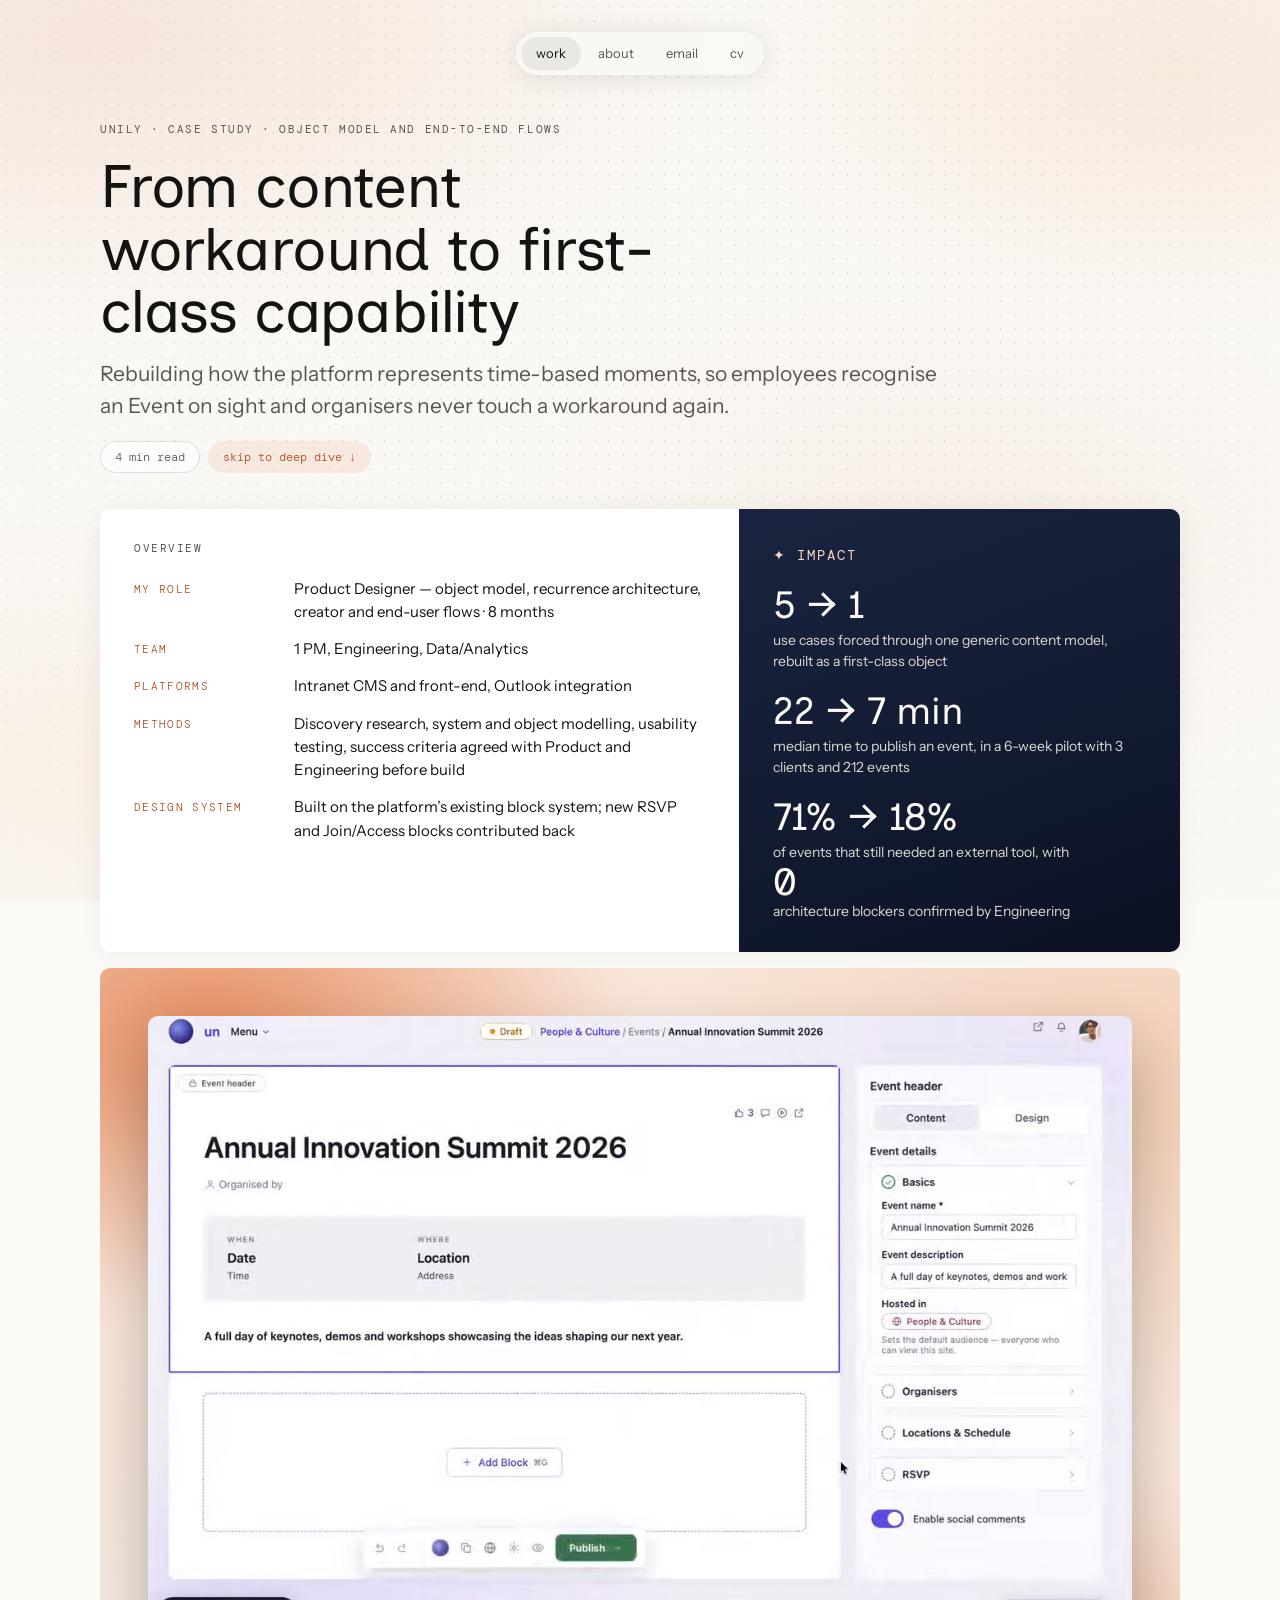
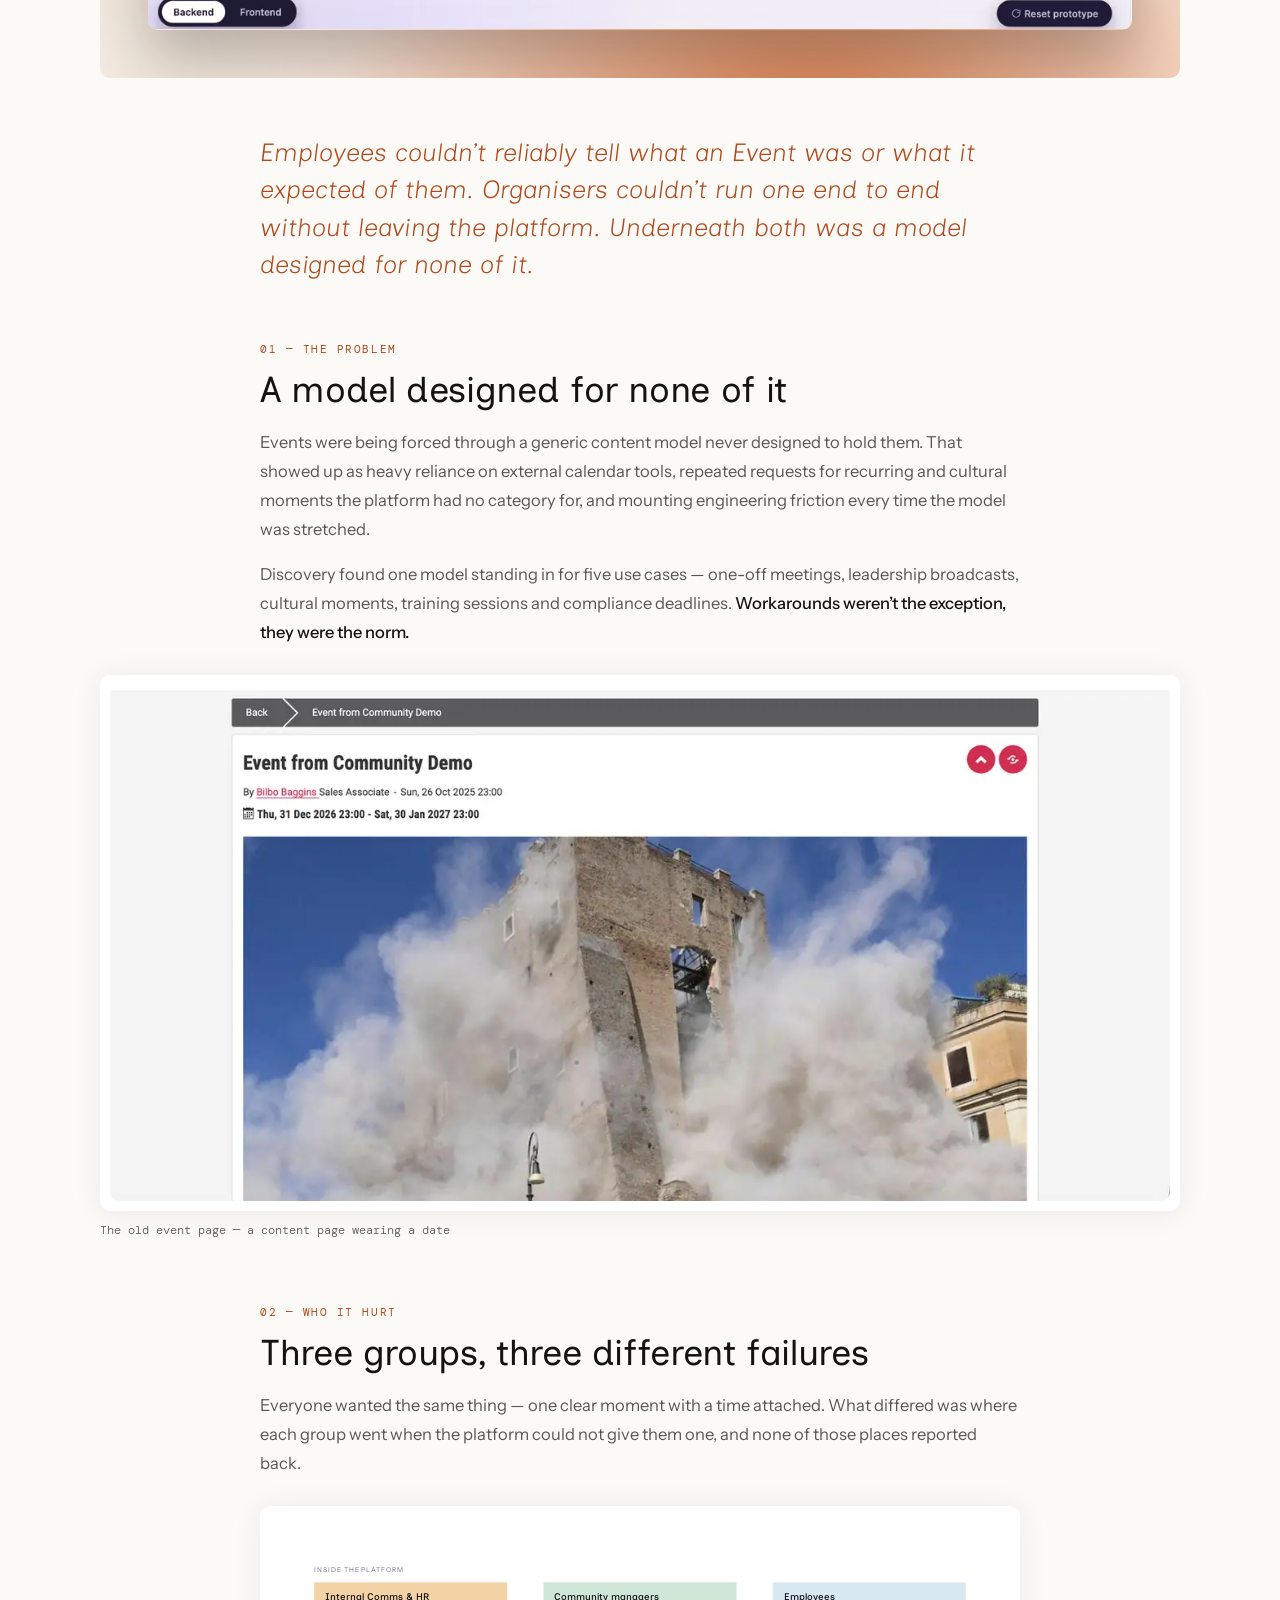
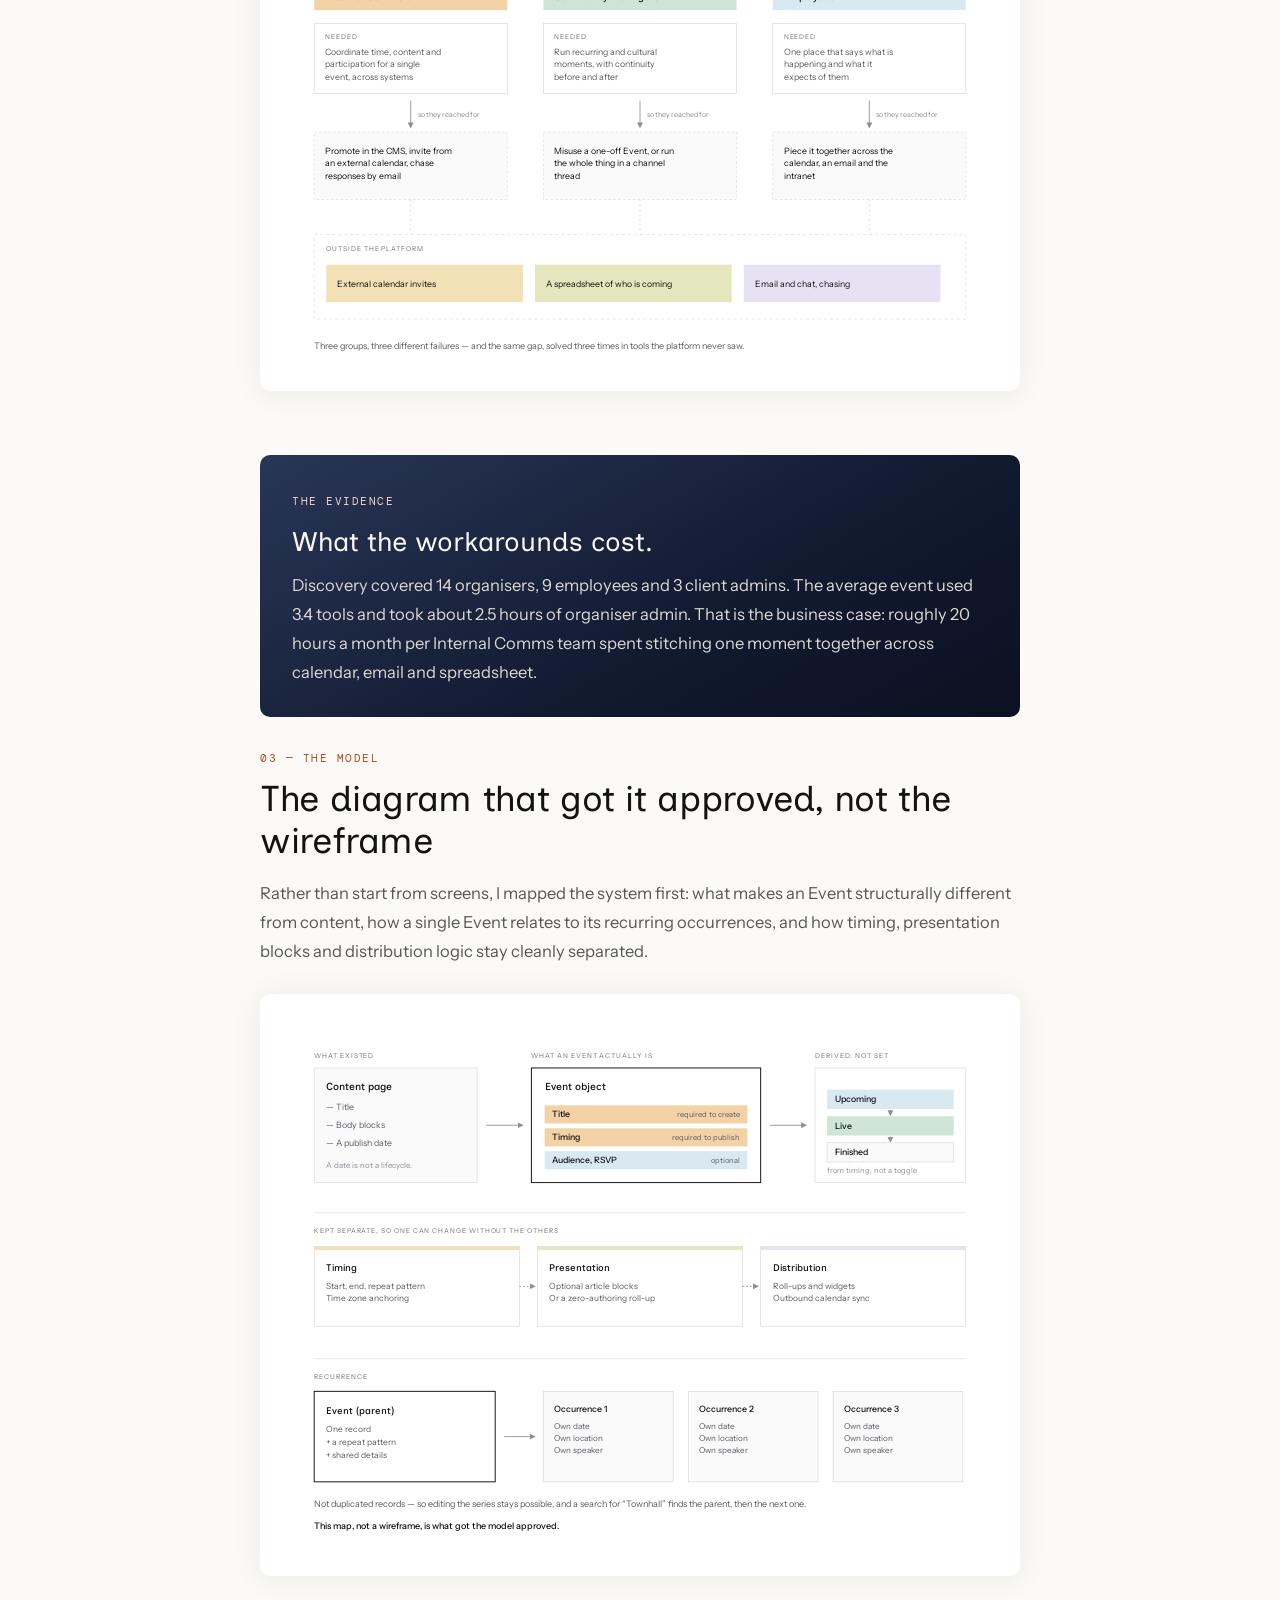
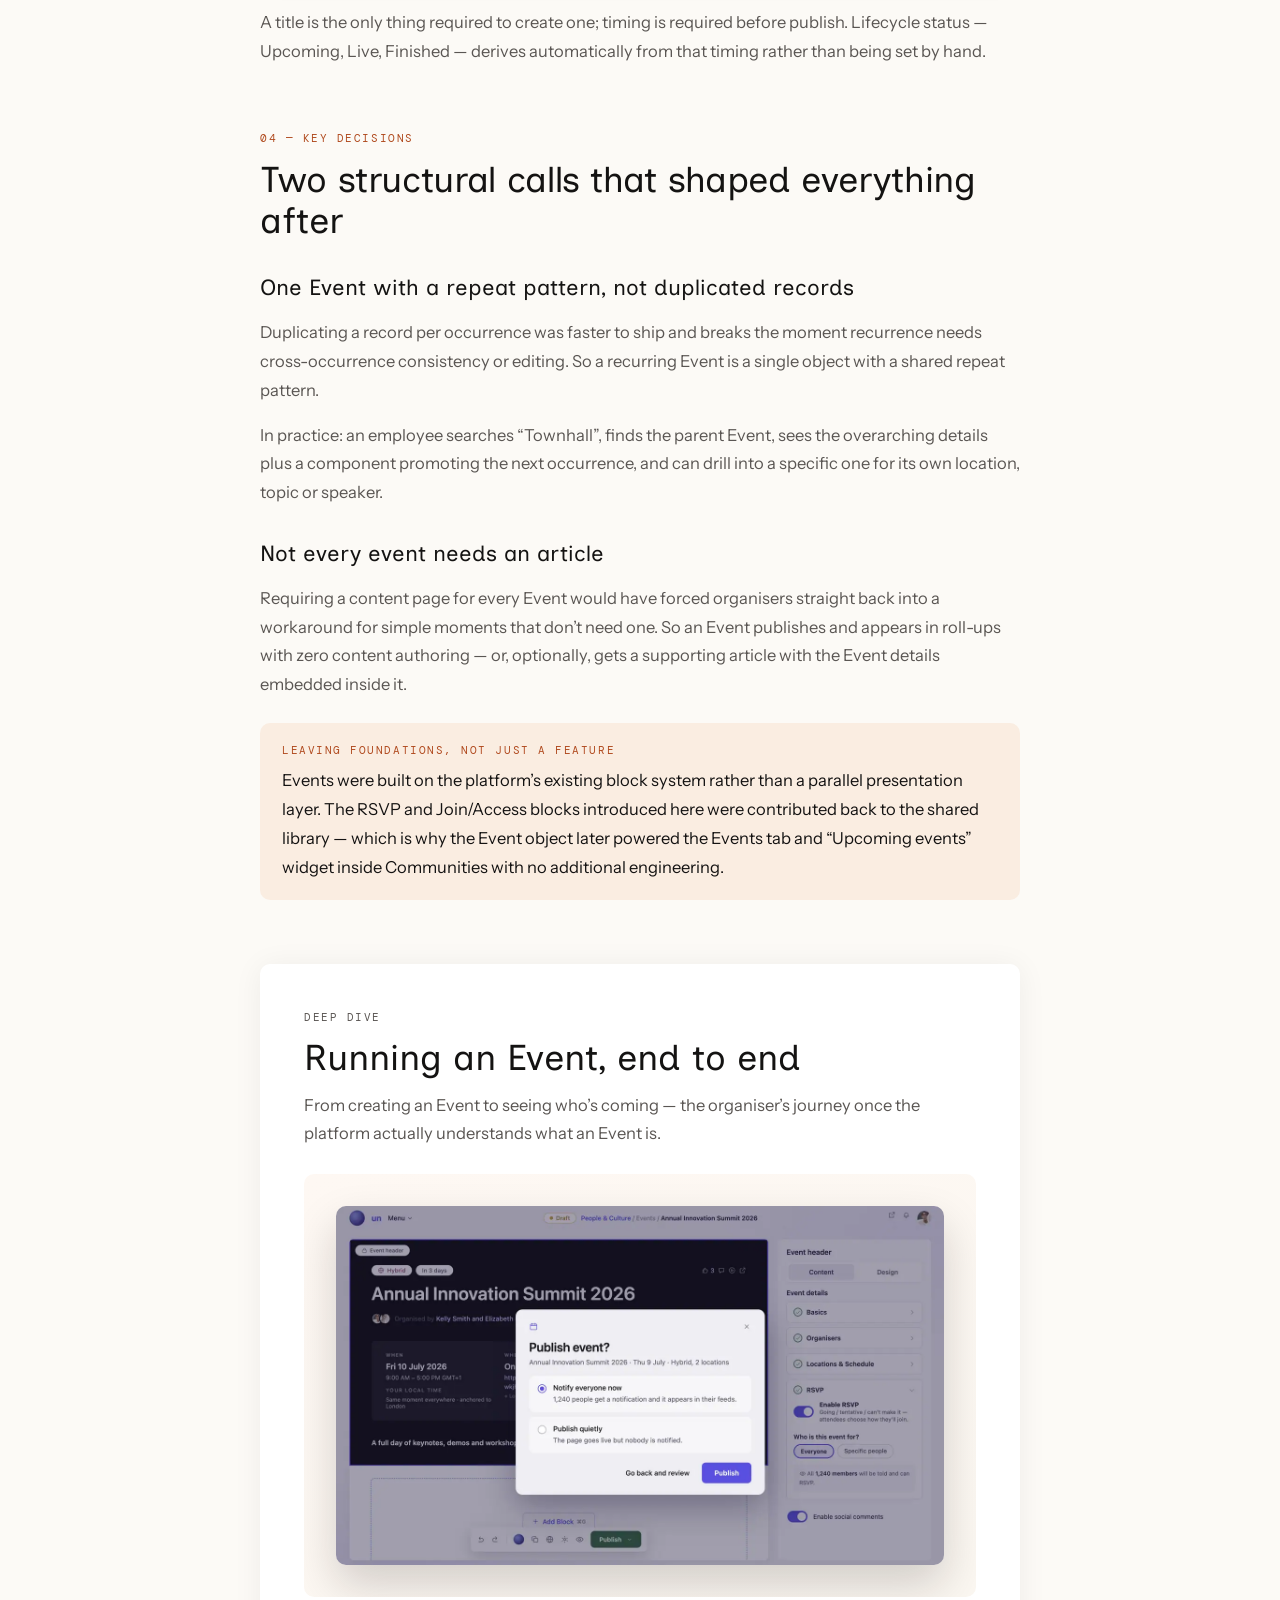
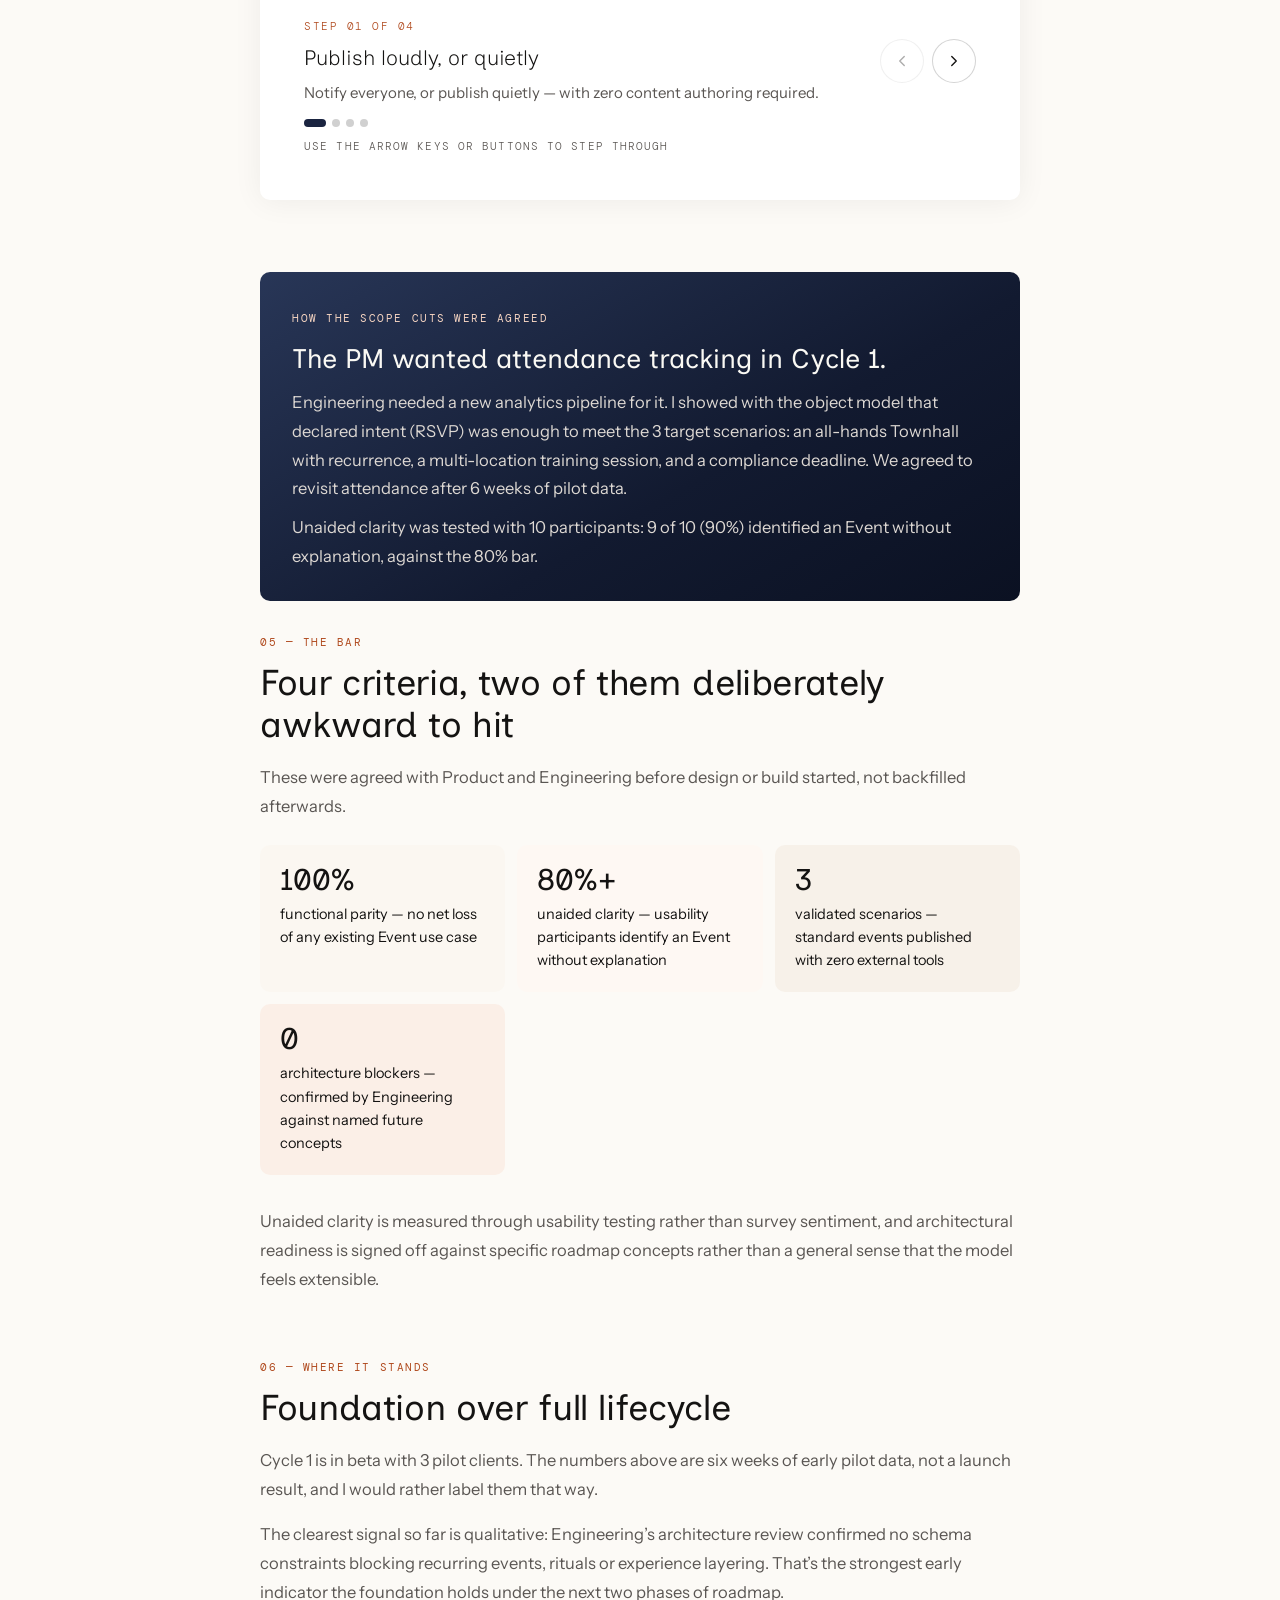
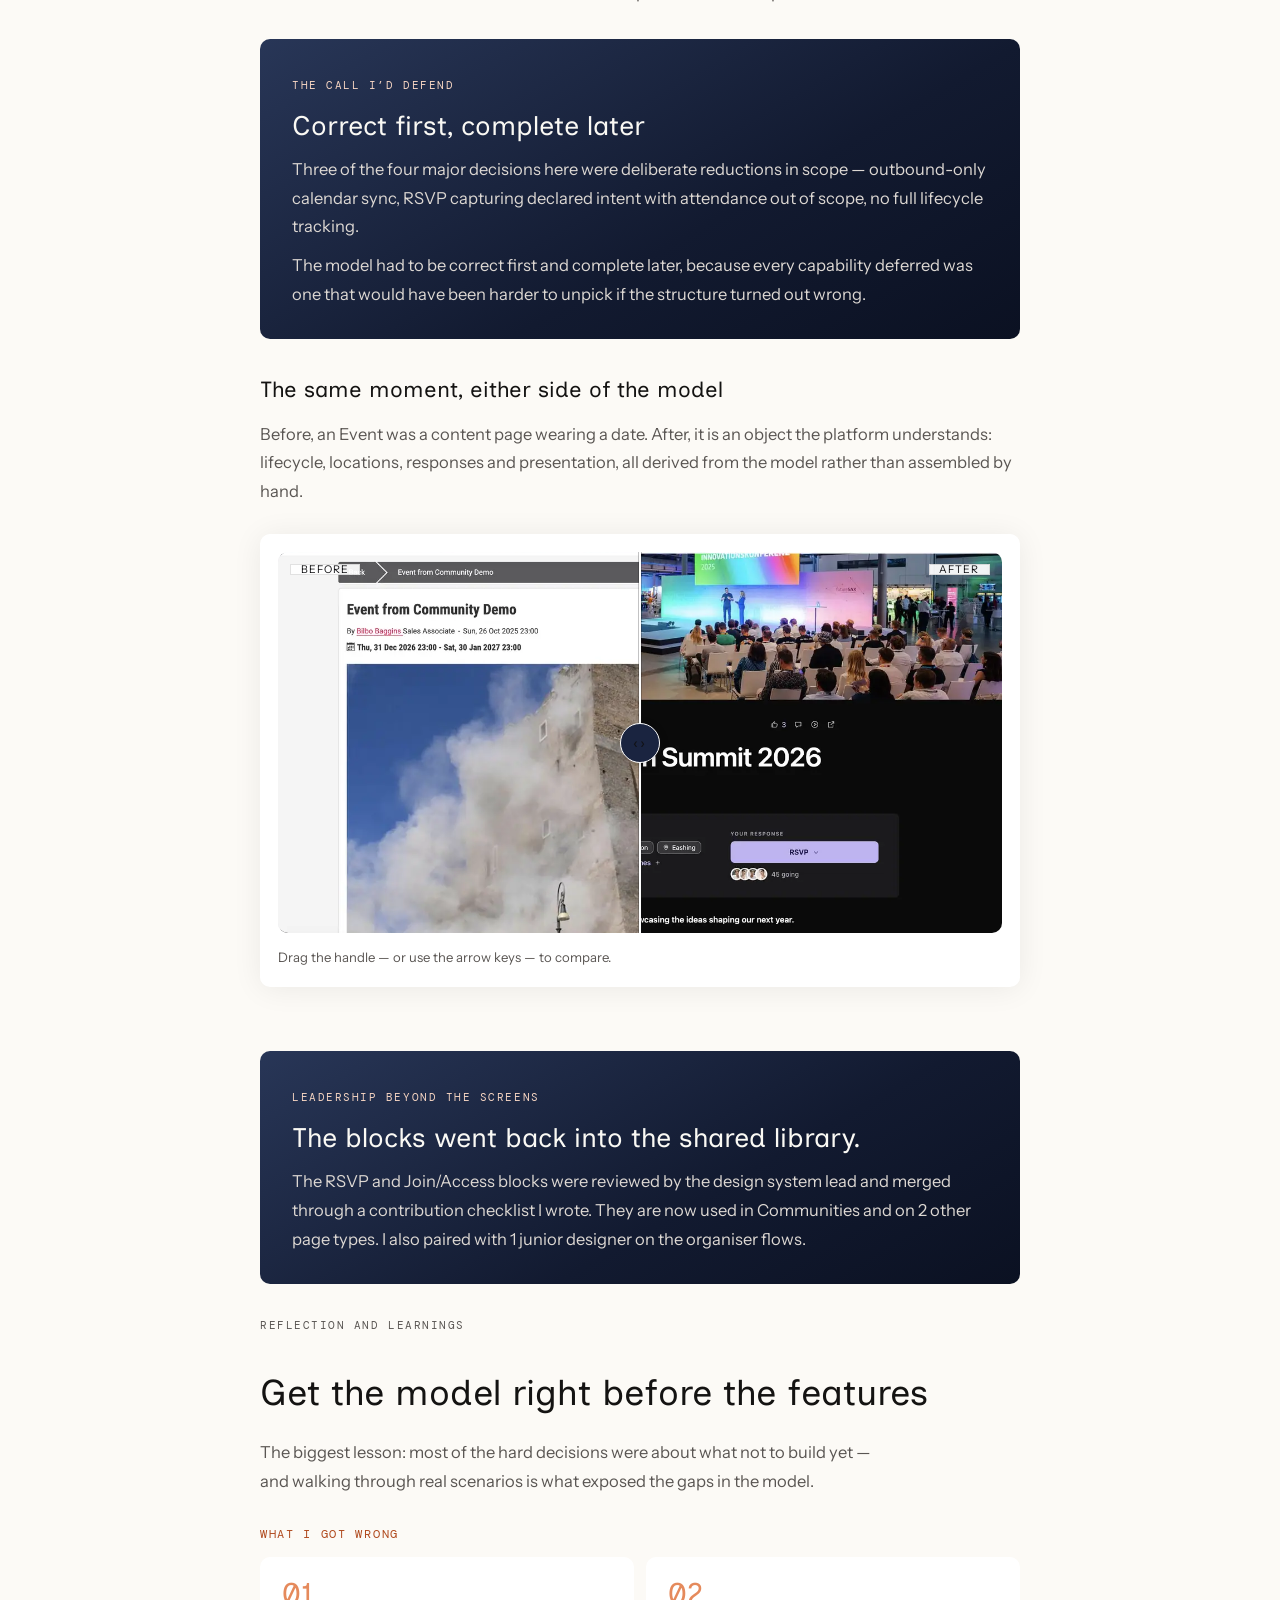
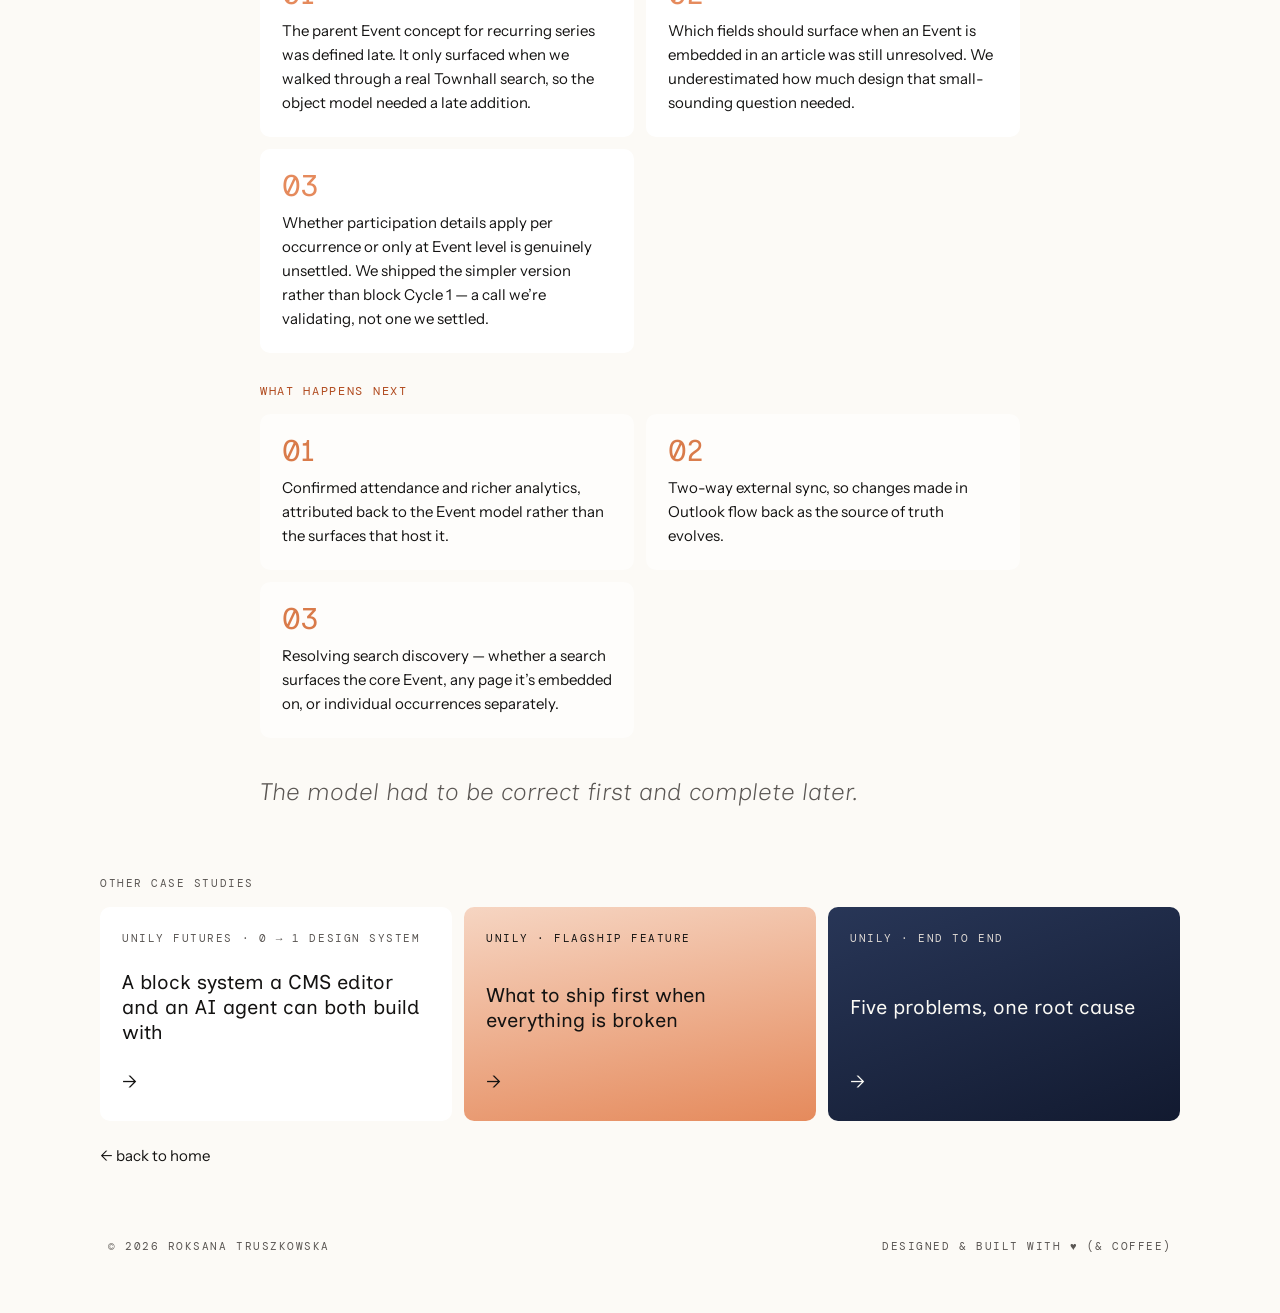
<file: work/events.html>
<!DOCTYPE html>
<html lang="en">
<head>
<script>/* always open a page at the top (unless a #section was linked) */
try{history.scrollRestoration='manual';}catch(e){}
(function(){function top(){if(location.hash)return;window.scrollTo(0,0);try{document.documentElement.scrollIntoView({block:'start'});}catch(e){}}
top();addEventListener('DOMContentLoaded',top);addEventListener('load',top);addEventListener('pageshow',top);})();</script>
<meta charset="utf-8">
<meta name="viewport" content="width=device-width,initial-scale=1">
<title>Events: from content workaround to first-class capability — Roksana Truszkowska</title>
<meta name="description" content="Rebuilding how the platform represents time-based moments, so employees recognise an Event on sight and organisers never touch a workaround again.">
<meta property="og:title" content="Events: from content workaround to first-class capability — Roksana Truszkowska">
<meta property="og:description" content="Rebuilding how the platform represents time-based moments, so employees recognise an Event on sight and organisers never touch a workaround again.">
<meta property="og:type" content="article">
<link rel="preconnect" href="https://fonts.googleapis.com">
<link rel="preconnect" href="https://fonts.gstatic.com" crossorigin>
<link href="https://fonts.googleapis.com/css2?family=Inclusive+Sans:ital@0;1&family=Instrument+Sans:ital,wght@0,300;0,400;0,500;1,300&family=DM+Mono:wght@300;400&display=swap" rel="stylesheet">
<link rel="stylesheet" href="../assets/css/tokens.css">
<link rel="stylesheet" href="../assets/css/components.css">
<link rel="stylesheet" href="../assets/css/story.css">
<style>
.gap-box{display:none;position:relative;z-index:2;margin:32px 0;padding:20px 22px;border:2px dashed #E58A5C;border-radius:10px;background:#FFF4EC;color:#141312;font:400 15px/1.6 'Instrument Sans',system-ui,sans-serif;text-align:left}
.gap-box .gap-tag{margin:0 0 6px;font:400 11px 'DM Mono',ui-monospace,monospace;letter-spacing:.14em;text-transform:uppercase;color:#B04A1E}
.gap-box h4{margin:0 0 6px;font:400 20px/1.25 'Inclusive Sans',Georgia,serif;color:#141312}
.gap-box .gap-why{margin:0 0 12px;font-size:14px;color:#5A5653}
.gap-box ol{list-style:none;margin:0;padding:0;display:flex;flex-direction:column;gap:9px}
.gap-box li{margin:0;padding:0}
.gap-box li b{margin-right:8px;font:500 12px 'DM Mono',ui-monospace,monospace;color:#B04A1E}
.gap-box .gap-draft{margin:14px 0 0;padding:10px 12px;border-radius:8px;background:#fff;font-size:14px}
.gap-box .gap-draft i{display:block;margin-bottom:2px;font:400 11px 'DM Mono',ui-monospace,monospace;font-style:normal;letter-spacing:.12em;text-transform:uppercase;color:#5A5653}
.gap-box mark{padding:0 4px;border-radius:3px;background:#F6D5C2;color:#141312}
.sx{color:inherit}
.sample-pill{display:none;position:fixed;left:50%;bottom:14px;transform:translateX(-50%);z-index:300;max-width:calc(100% - 28px);padding:8px 14px;border-radius:100px;background:#1F3D2B;color:#F2FAF4;font:400 11px/1.4 'DM Mono',ui-monospace,monospace;letter-spacing:.06em;text-align:center;box-shadow:0 6px 24px rgba(20,19,18,.25)}
.sample-pill .sx{background:#E4F1E7;color:#1F3D2B;border-bottom:none;padding:0 5px}
</style>
</head>
<body class="story">
<a class="skip" href="#content">Skip to content</a>

<div class="pnav-wrap" id="pnav">
  <nav class="pnav" aria-label="Main">
    <a href="../index.html#work" class="active">work</a>
    <a href="../about.html">about</a>
    <a href="mailto:roksanatruszkowska@outlook.com">email</a>
    <a href="../cv.pdf" data-cv download="Roksana-Truszkowska-CV.pdf">cv</a>
  </nav>
</div>

<main id="content">
  <div class="s-wide">
    <header class="s-head s-rv">
      <p class="s-label">Unily · Case study · Object model and end-to-end flows</p>
      <h1>From content workaround to first-class capability</h1>
      <p class="s-sub">Rebuilding how the platform represents time-based moments, so employees recognise an Event on sight and organisers never touch a workaround again.</p>
      <div class="s-chips">
        <span class="s-chip">4 min read</span>
        <a class="s-chip" href="#deep-dive">skip to deep dive ↓</a>
      </div>
    </header>

    <section class="s-overview s-rv" aria-label="Project overview">
      <div class="s-meta">
        <p class="s-label">Overview</p>
        <dl><dt>My role</dt><dd>Product Designer — object model, recurrence architecture, creator and end-user flows · <span class="sx">8 months</span></dd><dt>Team</dt><dd>1 PM, Engineering, Data/Analytics</dd><dt>Platforms</dt><dd>Intranet CMS and front-end, Outlook integration</dd><dt>Methods</dt><dd>Discovery research, system and object modelling, usability testing, success criteria agreed with Product and Engineering before build</dd><dt>Design system</dt><dd>Built on the platform’s existing block system; new RSVP and Join/Access blocks contributed back</dd></dl>
      </div>
      <div class="s-impact">
        <p class="s-label">✦ Impact</p>
        <div><b>5 → 1</b><p>use cases forced through one generic content model, rebuilt as a first-class object</p></div><div><b><span class="sx">22 → 7 min</span></b><p>median time to publish an event, in a 6-week pilot with <span class="sx">3 clients</span> and <span class="sx">212</span> events</p></div><div><b><span class="sx">71% → 18%</span></b><p>of events that still needed an external tool, with <b>0</b> architecture blockers confirmed by Engineering</p></div>
      </div>
    </section>

    <div class="s-hero s-rv"><video autoplay loop muted playsinline controls preload="metadata" poster="../assets/video/events-creation-poster.jpg" aria-label="Creating an event from a name and description"><source src="../assets/video/events-creation.webm" type="video/webm"><source src="../assets/video/events-creation.mp4" type="video/mp4"></video></div>
  </div>

  <div class="s-read">
    <p class="s-intro s-rv">Employees couldn’t reliably tell what an Event was or what it expected of them. Organisers couldn’t run one end to end without leaving the platform. Underneath both was a model designed for none of it.</p>
    <section class="s-chapter s-rv" id="problem">
      <span class="s-label">01 — The problem</span>
      <h2>A model designed for none of it</h2>
      <p>Events were being forced through a generic content model never designed to hold them. That showed up as heavy reliance on external calendar tools, repeated requests for recurring and cultural moments the platform had no category for, and mounting engineering friction every time the model was stretched.</p>
      <p>Discovery found one model standing in for five use cases — one-off meetings, leadership broadcasts, cultural moments, training sessions and compliance deadlines. <strong>Workarounds weren’t the exception, they were the norm.</strong></p>
      <figure class="s-fig wide">
        <div class="s-frame"><img src="../assets/img/events/old-event-page-wide.webp" alt="The old event page: a content page wearing a date" loading="lazy"><button type="button" class="s-zoom" aria-label="Enlarge image"><svg viewBox="0 0 24 24" fill="none" stroke="currentColor" stroke-width="1.8" stroke-linecap="round" aria-hidden="true"><path d="M15 3h6v6M9 21H3v-6M21 3l-7 7M3 21l7-7"/></svg></button></div>
        <figcaption>The old event page — a content page wearing a date</figcaption>
      </figure>
      </section>
<section class="s-chapter s-rv" id="who">
      <span class="s-label">02 — Who it hurt</span>
      <h2>Three groups, three different failures</h2>
      <p>Everyone wanted the same thing — one clear moment with a time attached. What differed was where each group went when the platform could not give them one, and none of those places reported back.</p>
      <div class="s-raw"><div class="diagram">
        <svg aria-label="Persona and workaround map" role="img" viewBox="0 0 1200 700" xmlns="http://www.w3.org/2000/svg">
          <defs>
            <marker id="ah" markerHeight="7" markerWidth="7" orient="auto-start-reverse" refX="8" refY="5" viewBox="0 0 10 10">
              <path d="M0 0 L10 5 L0 10 z" fill="#8E8E98"/>
            </marker>
          </defs>
          <rect fill="#fff" height="700" width="1200"/>
          <text fill="#8E8E98" font-size="11" font-weight="500" letter-spacing=".14em" text-anchor="start" x="60" y="34">INSIDE THE PLATFORM</text>
          <rect fill="#F3D2A6" height="46" rx="0" stroke="none" stroke-width="1" width="320" x="60" y="52"/>
          <text class="d" fill="#111114" font-size="16" font-weight="500" letter-spacing="0" text-anchor="start" x="78" y="81">Internal Comms & HR</text>
          <rect fill="#fff" height="116" rx="0" stroke="#D5D5DA" stroke-width="1" width="320" x="60" y="120"/>
          <text fill="#8E8E98" font-size="11" font-weight="500" letter-spacing=".14em" text-anchor="start" x="78" y="146">NEEDED</text>
          <text fill="#5C5C66" font-size="14.5" font-weight="400" letter-spacing="0" text-anchor="start" x="78" y="172">Coordinate time, content and</text>
          <text fill="#5C5C66" font-size="14.5" font-weight="400" letter-spacing="0" text-anchor="start" x="78" y="193">participation for a single</text>
          <text fill="#5C5C66" font-size="14.5" font-weight="400" letter-spacing="0" text-anchor="start" x="78" y="214">event, across systems</text>
          <line marker-end="url(#ah)" stroke="#8E8E98" stroke-width="1.4" x1="220" x2="220" y1="248" y2="292"/>
          <text fill="#8E8E98" font-size="12" font-weight="400" letter-spacing="0" text-anchor="start" x="232" y="275">so they reached for</text>
          <rect fill="#FAFAFB" height="112" rx="0" stroke="#D5D5DA" stroke-dasharray="4 4" stroke-width="1" width="320" x="60" y="300"/>
          <text fill="#111114" font-size="14.5" font-weight="400" letter-spacing="0" text-anchor="start" x="78" y="336">Promote in the CMS, invite from</text>
          <text fill="#111114" font-size="14.5" font-weight="400" letter-spacing="0" text-anchor="start" x="78" y="357">an external calendar, chase</text>
          <text fill="#111114" font-size="14.5" font-weight="400" letter-spacing="0" text-anchor="start" x="78" y="378">responses by email</text>
          <line stroke="#D5D5DA" stroke-dasharray="4 4" stroke-width="1.2" x1="220" x2="220" y1="412" y2="470"/>
          <rect fill="#CFE6D6" height="46" rx="0" stroke="none" stroke-width="1" width="320" x="440" y="52"/>
          <text class="d" fill="#111114" font-size="16" font-weight="500" letter-spacing="0" text-anchor="start" x="458" y="81">Community managers</text>
          <rect fill="#fff" height="116" rx="0" stroke="#D5D5DA" stroke-width="1" width="320" x="440" y="120"/>
          <text fill="#8E8E98" font-size="11" font-weight="500" letter-spacing=".14em" text-anchor="start" x="458" y="146">NEEDED</text>
          <text fill="#5C5C66" font-size="14.5" font-weight="400" letter-spacing="0" text-anchor="start" x="458" y="172">Run recurring and cultural</text>
          <text fill="#5C5C66" font-size="14.5" font-weight="400" letter-spacing="0" text-anchor="start" x="458" y="193">moments, with continuity</text>
          <text fill="#5C5C66" font-size="14.5" font-weight="400" letter-spacing="0" text-anchor="start" x="458" y="214">before and after</text>
          <line marker-end="url(#ah)" stroke="#8E8E98" stroke-width="1.4" x1="600" x2="600" y1="248" y2="292"/>
          <text fill="#8E8E98" font-size="12" font-weight="400" letter-spacing="0" text-anchor="start" x="612" y="275">so they reached for</text>
          <rect fill="#FAFAFB" height="112" rx="0" stroke="#D5D5DA" stroke-dasharray="4 4" stroke-width="1" width="320" x="440" y="300"/>
          <text fill="#111114" font-size="14.5" font-weight="400" letter-spacing="0" text-anchor="start" x="458" y="336">Misuse a one-off Event, or run</text>
          <text fill="#111114" font-size="14.5" font-weight="400" letter-spacing="0" text-anchor="start" x="458" y="357">the whole thing in a channel</text>
          <text fill="#111114" font-size="14.5" font-weight="400" letter-spacing="0" text-anchor="start" x="458" y="378">thread</text>
          <line stroke="#D5D5DA" stroke-dasharray="4 4" stroke-width="1.2" x1="600" x2="600" y1="412" y2="470"/>
          <rect fill="#D9E9F2" height="46" rx="0" stroke="none" stroke-width="1" width="320" x="820" y="52"/>
          <text class="d" fill="#111114" font-size="16" font-weight="500" letter-spacing="0" text-anchor="start" x="838" y="81">Employees</text>
          <rect fill="#fff" height="116" rx="0" stroke="#D5D5DA" stroke-width="1" width="320" x="820" y="120"/>
          <text fill="#8E8E98" font-size="11" font-weight="500" letter-spacing=".14em" text-anchor="start" x="838" y="146">NEEDED</text>
          <text fill="#5C5C66" font-size="14.5" font-weight="400" letter-spacing="0" text-anchor="start" x="838" y="172">One place that says what is</text>
          <text fill="#5C5C66" font-size="14.5" font-weight="400" letter-spacing="0" text-anchor="start" x="838" y="193">happening and what it</text>
          <text fill="#5C5C66" font-size="14.5" font-weight="400" letter-spacing="0" text-anchor="start" x="838" y="214">expects of them</text>
          <line marker-end="url(#ah)" stroke="#8E8E98" stroke-width="1.4" x1="980" x2="980" y1="248" y2="292"/>
          <text fill="#8E8E98" font-size="12" font-weight="400" letter-spacing="0" text-anchor="start" x="992" y="275">so they reached for</text>
          <rect fill="#FAFAFB" height="112" rx="0" stroke="#D5D5DA" stroke-dasharray="4 4" stroke-width="1" width="320" x="820" y="300"/>
          <text fill="#111114" font-size="14.5" font-weight="400" letter-spacing="0" text-anchor="start" x="838" y="336">Piece it together across the</text>
          <text fill="#111114" font-size="14.5" font-weight="400" letter-spacing="0" text-anchor="start" x="838" y="357">calendar, an email and the</text>
          <text fill="#111114" font-size="14.5" font-weight="400" letter-spacing="0" text-anchor="start" x="838" y="378">intranet</text>
          <line stroke="#D5D5DA" stroke-dasharray="4 4" stroke-width="1.2" x1="980" x2="980" y1="412" y2="470"/>
          <rect fill="#fff" height="140" rx="0" stroke="#D5D5DA" stroke-dasharray="5 5" stroke-width="1" width="1080" x="60" y="470"/>
          <text fill="#8E8E98" font-size="11" font-weight="500" letter-spacing=".14em" text-anchor="start" x="80" y="498">OUTSIDE THE PLATFORM</text>
          <rect fill="#F2E0B6" height="62" rx="0" stroke="none" stroke-width="1" width="326" x="80" y="520"/>
          <text fill="#111114" font-size="14.5" font-weight="400" letter-spacing="0" text-anchor="start" x="98" y="557">External calendar invites</text>
          <rect fill="#E4E6BE" height="62" rx="0" stroke="none" stroke-width="1" width="326" x="426" y="520"/>
          <text fill="#111114" font-size="14.5" font-weight="400" letter-spacing="0" text-anchor="start" x="444" y="557">A spreadsheet of who is coming</text>
          <rect fill="#E6E2F4" height="62" rx="0" stroke="none" stroke-width="1" width="326" x="772" y="520"/>
          <text fill="#111114" font-size="14.5" font-weight="400" letter-spacing="0" text-anchor="start" x="790" y="557">Email and chat, chasing</text>
          <text fill="#5C5C66" font-size="15" font-weight="400" letter-spacing="0" text-anchor="start" x="60" y="660">Three groups, three different failures — and the same gap, solved three times in tools the platform never saw.</text>
        </svg>
      </div></div>
      </section>
<aside class="s-callout"><span class="s-label">The evidence</span><h3>What the workarounds cost.</h3><p>Discovery covered <span class="sx">14 organisers, 9 employees and 3 client admins</span>. The average event used <span class="sx">3.4 tools</span> and took about <span class="sx">2.5 hours</span> of organiser admin. That is the business case: roughly <span class="sx">20 hours a month</span> per Internal Comms team spent stitching one moment together across calendar, email and spreadsheet.</p></aside>
<section class="s-chapter s-rv" id="model">
      <span class="s-label">03 — The model</span>
      <h2>The diagram that got it approved, not the wireframe</h2>
      <p>Rather than start from screens, I mapped the system first: what makes an Event structurally different from content, how a single Event relates to its recurring occurrences, and how timing, presentation blocks and distribution logic stay cleanly separated.</p>
      <div class="s-raw"><div class="diagram">
        <svg aria-label="Event object model" role="img" viewBox="0 0 1200 860" xmlns="http://www.w3.org/2000/svg">
          <defs>
            <marker id="ah" markerHeight="7" markerWidth="7" orient="auto-start-reverse" refX="8" refY="5" viewBox="0 0 10 10">
              <path d="M0 0 L10 5 L0 10 z" fill="#8E8E98"/>
            </marker>
          </defs>
          <rect fill="#fff" height="860" width="1200"/>
          <text fill="#8E8E98" font-size="11" font-weight="500" letter-spacing=".14em" text-anchor="start" x="60" y="32">WHAT EXISTED</text>
          <rect fill="#FAFAFB" height="190" rx="0" stroke="#D5D5DA" stroke-width="1" width="270" x="60" y="48"/>
          <text class="d" fill="#111114" font-size="17" font-weight="500" letter-spacing="0" text-anchor="start" x="80" y="84">Content page</text>
          <text fill="#5C5C66" font-size="14.5" font-weight="400" letter-spacing="0" text-anchor="start" x="80" y="118">— Title</text>
          <text fill="#5C5C66" font-size="14.5" font-weight="400" letter-spacing="0" text-anchor="start" x="80" y="148">— Body blocks</text>
          <text fill="#5C5C66" font-size="14.5" font-weight="400" letter-spacing="0" text-anchor="start" x="80" y="178">— A publish date</text>
          <text fill="#8E8E98" font-size="13" font-weight="400" letter-spacing="0" text-anchor="start" x="80" y="214">A date is not a lifecycle.</text>
          <line marker-end="url(#ah)" stroke="#8E8E98" stroke-width="1.4" x1="345" x2="405" y1="143" y2="143"/>
          <text fill="#8E8E98" font-size="11" font-weight="500" letter-spacing=".14em" text-anchor="start" x="420" y="32">WHAT AN EVENT ACTUALLY IS</text>
          <rect fill="#fff" height="190" rx="0" stroke="#111114" stroke-width="1.6" width="380" x="420" y="48"/>
          <text class="d" fill="#111114" font-size="17" font-weight="500" letter-spacing="0" text-anchor="start" x="442" y="84">Event object</text>
          <rect fill="#F3D2A6" height="30" rx="0" stroke="none" stroke-width="1" width="336" x="442" y="110"/>
          <text fill="#111114" font-size="14.5" font-weight="500" letter-spacing="0" text-anchor="start" x="454" y="130">Title</text>
          <text fill="#5C5C66" font-size="12.5" font-weight="400" letter-spacing="0" text-anchor="end" x="766" y="130">required to create</text>
          <rect fill="#F3D2A6" height="30" rx="0" stroke="none" stroke-width="1" width="336" x="442" y="148"/>
          <text fill="#111114" font-size="14.5" font-weight="500" letter-spacing="0" text-anchor="start" x="454" y="168">Timing</text>
          <text fill="#5C5C66" font-size="12.5" font-weight="400" letter-spacing="0" text-anchor="end" x="766" y="168">required to publish</text>
          <rect fill="#D9E9F2" height="30" rx="0" stroke="none" stroke-width="1" width="336" x="442" y="186"/>
          <text fill="#111114" font-size="14.5" font-weight="500" letter-spacing="0" text-anchor="start" x="454" y="206">Audience, RSVP</text>
          <text fill="#5C5C66" font-size="12.5" font-weight="400" letter-spacing="0" text-anchor="end" x="766" y="206">optional</text>
          <line marker-end="url(#ah)" stroke="#8E8E98" stroke-width="1.4" x1="815" x2="875" y1="143" y2="143"/>
          <text fill="#8E8E98" font-size="11" font-weight="500" letter-spacing=".14em" text-anchor="start" x="890" y="32">DERIVED, NOT SET</text>
          <rect fill="#fff" height="190" rx="0" stroke="#D5D5DA" stroke-width="1" width="250" x="890" y="48"/>
          <rect fill="#D9E9F2" height="32" rx="0" stroke="none" stroke-width="1" width="210" x="910" y="84"/>
          <text fill="#111114" font-size="14.5" font-weight="500" letter-spacing="0" text-anchor="start" x="924" y="105">Upcoming</text>
          <line marker-end="url(#ah)" stroke="#8E8E98" stroke-width="1.4" x1="1015" x2="1015" y1="118" y2="126"/>
          <rect fill="#CFE6D6" height="32" rx="0" stroke="none" stroke-width="1" width="210" x="910" y="128"/>
          <text fill="#111114" font-size="14.5" font-weight="500" letter-spacing="0" text-anchor="start" x="924" y="149">Live</text>
          <line marker-end="url(#ah)" stroke="#8E8E98" stroke-width="1.4" x1="1015" x2="1015" y1="162" y2="170"/>
          <rect fill="#FAFAFB" height="32" rx="0" stroke="#D5D5DA" stroke-width="1" width="210" x="910" y="172"/>
          <text fill="#111114" font-size="14.5" font-weight="500" letter-spacing="0" text-anchor="start" x="924" y="193">Finished</text>
          <text fill="#8E8E98" font-size="12.5" font-weight="400" letter-spacing="0" text-anchor="start" x="910" y="222">from timing, not a toggle</text>
          <line stroke="#D5D5DA" x1="60" x2="1140" y1="288" y2="288"/>
          <text fill="#8E8E98" font-size="11" font-weight="500" letter-spacing=".14em" text-anchor="start" x="60" y="322">KEPT SEPARATE, SO ONE CAN CHANGE WITHOUT THE OTHERS</text>
          <rect fill="#fff" height="132" rx="0" stroke="#D5D5DA" stroke-width="1" width="340" x="60" y="344"/>
          <rect fill="#F2E0B6" height="6" rx="0" stroke="none" stroke-width="1" width="340" x="60" y="344"/>
          <text class="d" fill="#111114" font-size="16" font-weight="500" letter-spacing="0" text-anchor="start" x="80" y="384">Timing</text>
          <text fill="#5C5C66" font-size="14" font-weight="400" letter-spacing="0" text-anchor="start" x="80" y="414">Start, end, repeat pattern</text>
          <text fill="#5C5C66" font-size="14" font-weight="400" letter-spacing="0" text-anchor="start" x="80" y="435">Time zone anchoring</text>
          <rect fill="#fff" height="132" rx="0" stroke="#D5D5DA" stroke-width="1" width="340" x="430" y="344"/>
          <rect fill="#E4E6BE" height="6" rx="0" stroke="none" stroke-width="1" width="340" x="430" y="344"/>
          <text class="d" fill="#111114" font-size="16" font-weight="500" letter-spacing="0" text-anchor="start" x="450" y="384">Presentation</text>
          <text fill="#5C5C66" font-size="14" font-weight="400" letter-spacing="0" text-anchor="start" x="450" y="414">Optional article blocks</text>
          <text fill="#5C5C66" font-size="14" font-weight="400" letter-spacing="0" text-anchor="start" x="450" y="435">Or a zero-authoring roll-up</text>
          <rect fill="#fff" height="132" rx="0" stroke="#D5D5DA" stroke-width="1" width="340" x="800" y="344"/>
          <rect fill="#E6E2F4" height="6" rx="0" stroke="none" stroke-width="1" width="340" x="800" y="344"/>
          <text class="d" fill="#111114" font-size="16" font-weight="500" letter-spacing="0" text-anchor="start" x="820" y="384">Distribution</text>
          <text fill="#5C5C66" font-size="14" font-weight="400" letter-spacing="0" text-anchor="start" x="820" y="414">Roll-ups and widgets</text>
          <text fill="#5C5C66" font-size="14" font-weight="400" letter-spacing="0" text-anchor="start" x="820" y="435">Outbound calendar sync</text>
          <line marker-end="url(#ah)" stroke="#8E8E98" stroke-dasharray="3 3" stroke-width="1.4" x1="400" x2="425" y1="410" y2="410"/>
          <line marker-end="url(#ah)" stroke="#8E8E98" stroke-dasharray="3 3" stroke-width="1.4" x1="770" x2="795" y1="410" y2="410"/>
          <line stroke="#D5D5DA" x1="60" x2="1140" y1="530" y2="530"/>
          <text fill="#8E8E98" font-size="11" font-weight="500" letter-spacing=".14em" text-anchor="start" x="60" y="564">RECURRENCE</text>
          <rect fill="#fff" height="150" rx="0" stroke="#111114" stroke-width="1.6" width="300" x="60" y="584"/>
          <text class="d" fill="#111114" font-size="16" font-weight="500" letter-spacing="0" text-anchor="start" x="80" y="622">Event (parent)</text>
          <text fill="#5C5C66" font-size="14" font-weight="400" letter-spacing="0" text-anchor="start" x="80" y="652">One record</text>
          <text fill="#5C5C66" font-size="14" font-weight="400" letter-spacing="0" text-anchor="start" x="80" y="673">+ a repeat pattern</text>
          <text fill="#5C5C66" font-size="14" font-weight="400" letter-spacing="0" text-anchor="start" x="80" y="694">+ shared details</text>
          <line marker-end="url(#ah)" stroke="#8E8E98" stroke-width="1.4" x1="375" x2="425" y1="659" y2="659"/>
          <rect fill="#FAFAFB" height="150" rx="0" stroke="#D5D5DA" stroke-width="1" width="215" x="440" y="584"/>
          <text fill="#111114" font-size="14.5" font-weight="500" letter-spacing="0" text-anchor="start" x="458" y="618">Occurrence 1</text>
          <text fill="#5C5C66" font-size="13.5" font-weight="400" letter-spacing="0" text-anchor="start" x="458" y="646">Own date</text>
          <text fill="#5C5C66" font-size="13.5" font-weight="400" letter-spacing="0" text-anchor="start" x="458" y="666">Own location</text>
          <text fill="#5C5C66" font-size="13.5" font-weight="400" letter-spacing="0" text-anchor="start" x="458" y="686">Own speaker</text>
          <rect fill="#FAFAFB" height="150" rx="0" stroke="#D5D5DA" stroke-width="1" width="215" x="680" y="584"/>
          <text fill="#111114" font-size="14.5" font-weight="500" letter-spacing="0" text-anchor="start" x="698" y="618">Occurrence 2</text>
          <text fill="#5C5C66" font-size="13.5" font-weight="400" letter-spacing="0" text-anchor="start" x="698" y="646">Own date</text>
          <text fill="#5C5C66" font-size="13.5" font-weight="400" letter-spacing="0" text-anchor="start" x="698" y="666">Own location</text>
          <text fill="#5C5C66" font-size="13.5" font-weight="400" letter-spacing="0" text-anchor="start" x="698" y="686">Own speaker</text>
          <rect fill="#FAFAFB" height="150" rx="0" stroke="#D5D5DA" stroke-width="1" width="215" x="920" y="584"/>
          <text fill="#111114" font-size="14.5" font-weight="500" letter-spacing="0" text-anchor="start" x="938" y="618">Occurrence 3</text>
          <text fill="#5C5C66" font-size="13.5" font-weight="400" letter-spacing="0" text-anchor="start" x="938" y="646">Own date</text>
          <text fill="#5C5C66" font-size="13.5" font-weight="400" letter-spacing="0" text-anchor="start" x="938" y="666">Own location</text>
          <text fill="#5C5C66" font-size="13.5" font-weight="400" letter-spacing="0" text-anchor="start" x="938" y="686">Own speaker</text>
          <text fill="#5C5C66" font-size="15" font-weight="400" letter-spacing="0" text-anchor="start" x="60" y="776">Not duplicated records — so editing the series stays possible, and a search for “Townhall” finds the parent, then the next one.</text>
          <text fill="#111114" font-size="15" font-weight="500" letter-spacing="0" text-anchor="start" x="60" y="812">This map, not a wireframe, is what got the model approved.</text>
        </svg>
      </div></div>
      <p>A title is the only thing required to create one; timing is required before publish. Lifecycle status — Upcoming, Live, Finished — derives automatically from that timing rather than being set by hand.</p>
      </section>
<section class="s-chapter s-rv" id="decisions">
      <span class="s-label">04 — Key decisions</span>
      <h2>Two structural calls that shaped everything after</h2>
      <h3>One Event with a repeat pattern, not duplicated records</h3>
      <p>Duplicating a record per occurrence was faster to ship and breaks the moment recurrence needs cross-occurrence consistency or editing. So a recurring Event is a single object with a shared repeat pattern.</p>
      <p>In practice: an employee searches “Townhall”, finds the parent Event, sees the overarching details plus a component promoting the next occurrence, and can drill into a specific one for its own location, topic or speaker.</p>
      <h3>Not every event needs an article</h3>
      <p>Requiring a content page for every Event would have forced organisers straight back into a workaround for simple moments that don’t need one. So an Event publishes and appears in roll-ups with zero content authoring — or, optionally, gets a supporting article with the Event details embedded inside it.</p>
      <p class="s-note"><span class="s-label">Leaving foundations, not just a feature</span>Events were built on the platform’s existing block system rather than a parallel presentation layer. The RSVP and Join/Access blocks introduced here were contributed back to the shared library — which is why the Event object later powered the Events tab and “Upcoming events” widget inside Communities with no additional engineering.</p>
      </section>
<section class="s-deep s-rv" id="deep-dive" tabindex="0" aria-label="Deep dive: Running an Event, end to end">
      <div class="s-deep-head">
        <p class="s-label">Deep dive</p>
        <h2>Running an Event, end to end</h2>
        <p>From creating an Event to seeing who’s coming — the organiser’s journey once the platform actually understands what an Event is.</p>
      </div>
      <div class="s-stage"><div class="s-shot" data-title="Publish loudly, or quietly" data-body="Notify everyone, or publish quietly — with zero content authoring required."><img src="../assets/img/events/publish-options.webp" alt="Publishing an event: notify everyone, or publish quietly" loading="lazy"></div><div class="s-shot" data-title="One Event, many places" data-body="Multiple locations and local times on a single Event, rather than a duplicated record per site."><img src="../assets/img/events/multiple-locations.webp" alt="A published event with multiple locations and local times" loading="lazy"></div><div class="s-shot" data-title="See who’s coming" data-body="Response totals and RSVP status, captured as declared intent — attendance tracking deliberately out of scope for Cycle 1."><img src="../assets/img/events/attendees-tab.webp" alt="The attendees tab with response totals and RSVP status" loading="lazy"></div><div class="s-shot" data-title="An Event on sight" data-body="Lifecycle, locations, responses and presentation, all derived from the model rather than assembled by hand."><img src="../assets/img/events/redesigned-event-page.webp" alt="The redesigned event page" loading="lazy"></div></div>
      <div class="s-ctrl">
        <div class="s-step-text" aria-live="polite">
          <p class="s-step-n"></p>
          <p class="s-step-title"></p>
          <p class="s-step-body"></p>
        </div>
        <div class="s-btns">
          <button type="button" class="s-btn" data-prev aria-label="Previous step"><svg viewBox="0 0 24 24" fill="none" stroke="currentColor" stroke-width="1.8" stroke-linecap="round" stroke-linejoin="round" aria-hidden="true"><path d="M15 6l-6 6 6 6"/></svg></button>
          <button type="button" class="s-btn" data-next aria-label="Next step"><svg viewBox="0 0 24 24" fill="none" stroke="currentColor" stroke-width="1.8" stroke-linecap="round" stroke-linejoin="round" aria-hidden="true"><path d="M9 6l6 6-6 6"/></svg></button>
        </div>
      </div>
      <div class="s-dots"><button type="button" aria-label="Step 1: Publish loudly, or quietly"></button><button type="button" aria-label="Step 2: One Event, many places"></button><button type="button" aria-label="Step 3: See who’s coming"></button><button type="button" aria-label="Step 4: An Event on sight"></button></div>
      <p class="s-hint">Use the arrow keys or buttons to step through</p>
    </section>
<aside class="s-callout"><span class="s-label">How the scope cuts were agreed</span><h3>The PM wanted attendance tracking in Cycle 1.</h3><p>Engineering needed a new analytics pipeline for it. I showed with the object model that declared intent (RSVP) was enough to meet the <span class="sx">3 target scenarios</span>: an all-hands Townhall with recurrence, a multi-location training session, and a compliance deadline. We agreed to revisit attendance after <span class="sx">6 weeks</span> of pilot data.</p><p>Unaided clarity was tested with <span class="sx">10 participants</span>: <span class="sx">9 of 10 (90%)</span> identified an Event without explanation, against the 80% bar.</p></aside>
<section class="s-chapter s-rv" id="bar">
      <span class="s-label">05 — The bar</span>
      <h2>Four criteria, two of them deliberately awkward to hit</h2>
      <p>These were agreed with Product and Engineering before design or build started, not backfilled afterwards.</p>
      <div class="s-cards"><div class="s-card"><b class="s-n">100%</b><p>functional parity — no net loss of any existing Event use case</p></div><div class="s-card"><b class="s-n">80%+</b><p>unaided clarity — usability participants identify an Event without explanation</p></div><div class="s-card"><b class="s-n">3</b><p>validated scenarios — standard events published with zero external tools</p></div><div class="s-card"><b class="s-n">0</b><p>architecture blockers — confirmed by Engineering against named future concepts</p></div></div>
      <p>Unaided clarity is measured through usability testing rather than survey sentiment, and architectural readiness is signed off against specific roadmap concepts rather than a general sense that the model feels extensible.</p>
      </section>
<section class="s-chapter s-rv" id="outcome">
      <span class="s-label">06 — Where it stands</span>
      <h2>Foundation over full lifecycle</h2>
      <p>Cycle 1 is in beta with <span class="sx">3 pilot clients</span>. The numbers above are six weeks of early pilot data, not a launch result, and I would rather label them that way.</p>
      <p>The clearest signal so far is qualitative: Engineering’s architecture review confirmed no schema constraints blocking recurring events, rituals or experience layering. That’s the strongest early indicator the foundation holds under the next two phases of roadmap.</p>
      <aside class="s-callout"><span class="s-label">The call I’d defend</span><h3>Correct first, complete later</h3><p>Three of the four major decisions here were deliberate reductions in scope — outbound-only calendar sync, RSVP capturing declared intent with attendance out of scope, no full lifecycle tracking.</p><p>The model had to be correct first and complete later, because every capability deferred was one that would have been harder to unpick if the structure turned out wrong.</p></aside>
      <h3>The same moment, either side of the model</h3>
      <p>Before, an Event was a content page wearing a date. After, it is an object the platform understands: lifecycle, locations, responses and presentation, all derived from the model rather than assembled by hand.</p>
      <div class="s-raw"><figure class="ba">
        <div class="ba-stage" style="--p:50%">
          <img src="../assets/img/events/redesigned-event-page.webp" alt="The redesigned event page">
          <div class="ba-clip">
            <img src="../assets/img/events/old-event-page.webp" alt="The old event page">
          </div>
          <input class="ba-range" type="range" aria-label="Reveal the before and after event page" max="100" min="0" step="1" value="50">
          <div class="ba-line">
            <div class="ba-knob">
              ‹›
            </div>
          </div>
          <span class="ba-tag l">Before</span>
          <span class="ba-tag r">After</span>
        </div>
        <figcaption>Drag the handle — or use the arrow keys — to compare.</figcaption>
      </figure></div>
      </section>

    <aside class="s-callout"><span class="s-label">Leadership beyond the screens</span><h3>The blocks went back into the shared library.</h3><p>The RSVP and Join/Access blocks were reviewed by the design system lead and merged through a contribution checklist I wrote. They are now used in Communities and on <span class="sx">2 other page types</span>. I also paired with <span class="sx">1 junior designer</span> on the organiser flows.</p></aside>
<section class="s-reflect s-rv">
      <p class="s-label">Reflection and learnings</p>
      <h2>Get the model right before the features</h2>
      <p>The biggest lesson: most of the hard decisions were about what not to build yet — and walking through real scenarios is what exposed the gaps in the model.</p>
      <h3>What I got wrong</h3>
      <div class="s-lessons"><div class="s-lesson"><b>01</b><p>The parent Event concept for recurring series was defined late. It only surfaced when we walked through a real Townhall search, so the object model needed a late addition.</p></div><div class="s-lesson"><b>02</b><p>Which fields should surface when an Event is embedded in an article was still unresolved. We underestimated how much design that small-sounding question needed.</p></div><div class="s-lesson"><b>03</b><p>Whether participation details apply per occurrence or only at Event level is genuinely unsettled. We shipped the simpler version rather than block Cycle 1 — a call we’re validating, not one we settled.</p></div></div>
      <h3>What happens next</h3>
      <div class="s-lessons s-next"><div class="s-lesson"><b>01</b><p>Confirmed attendance and richer analytics, attributed back to the Event model rather than the surfaces that host it.</p></div><div class="s-lesson"><b>02</b><p>Two-way external sync, so changes made in Outlook flow back as the source of truth evolves.</p></div><div class="s-lesson"><b>03</b><p>Resolving search discovery — whether a search surfaces the core Event, any page it’s embedded on, or individual occurrences separately.</p></div></div>
      <p class="s-closing">The model had to be correct first and complete later.</p>
    </section>
  </div>

  <div class="s-wide">
    <section class="s-others s-rv" aria-label="Other case studies">
      <p class="s-label">Other case studies</p>
      <div class="s-others-grid"><a class="s-other" href="portal-blocks.html"><span class="s-label">Unily Futures · 0 → 1 design system</span><h3>A block system a CMS editor and an AI agent can both build with</h3><span class="s-arrow" aria-hidden="true">→</span></a><a class="s-other" href="notifications.html"><span class="s-label">Unily · Flagship feature</span><h3>What to ship first when everything is broken</h3><span class="s-arrow" aria-hidden="true">→</span></a><a class="s-other" href="communities.html"><span class="s-label">Unily · End to end</span><h3>Five problems, one root cause</h3><span class="s-arrow" aria-hidden="true">→</span></a></div>
      <a class="s-back" href="../index.html#work">← back to home</a>
    </section>
    <footer class="s-foot">
      <p class="s-label">© 2026 Roksana Truszkowska</p>
      <p class="s-label">Designed &amp; built with ♥ (&amp; coffee)</p>
    </footer>
  </div>
</main>

<script src="../assets/js/main.js" defer></script>
<script src="../assets/js/story.js" defer></script>
<script src="../assets/js/cv.js" defer></script>
</body>
</html>
</file>
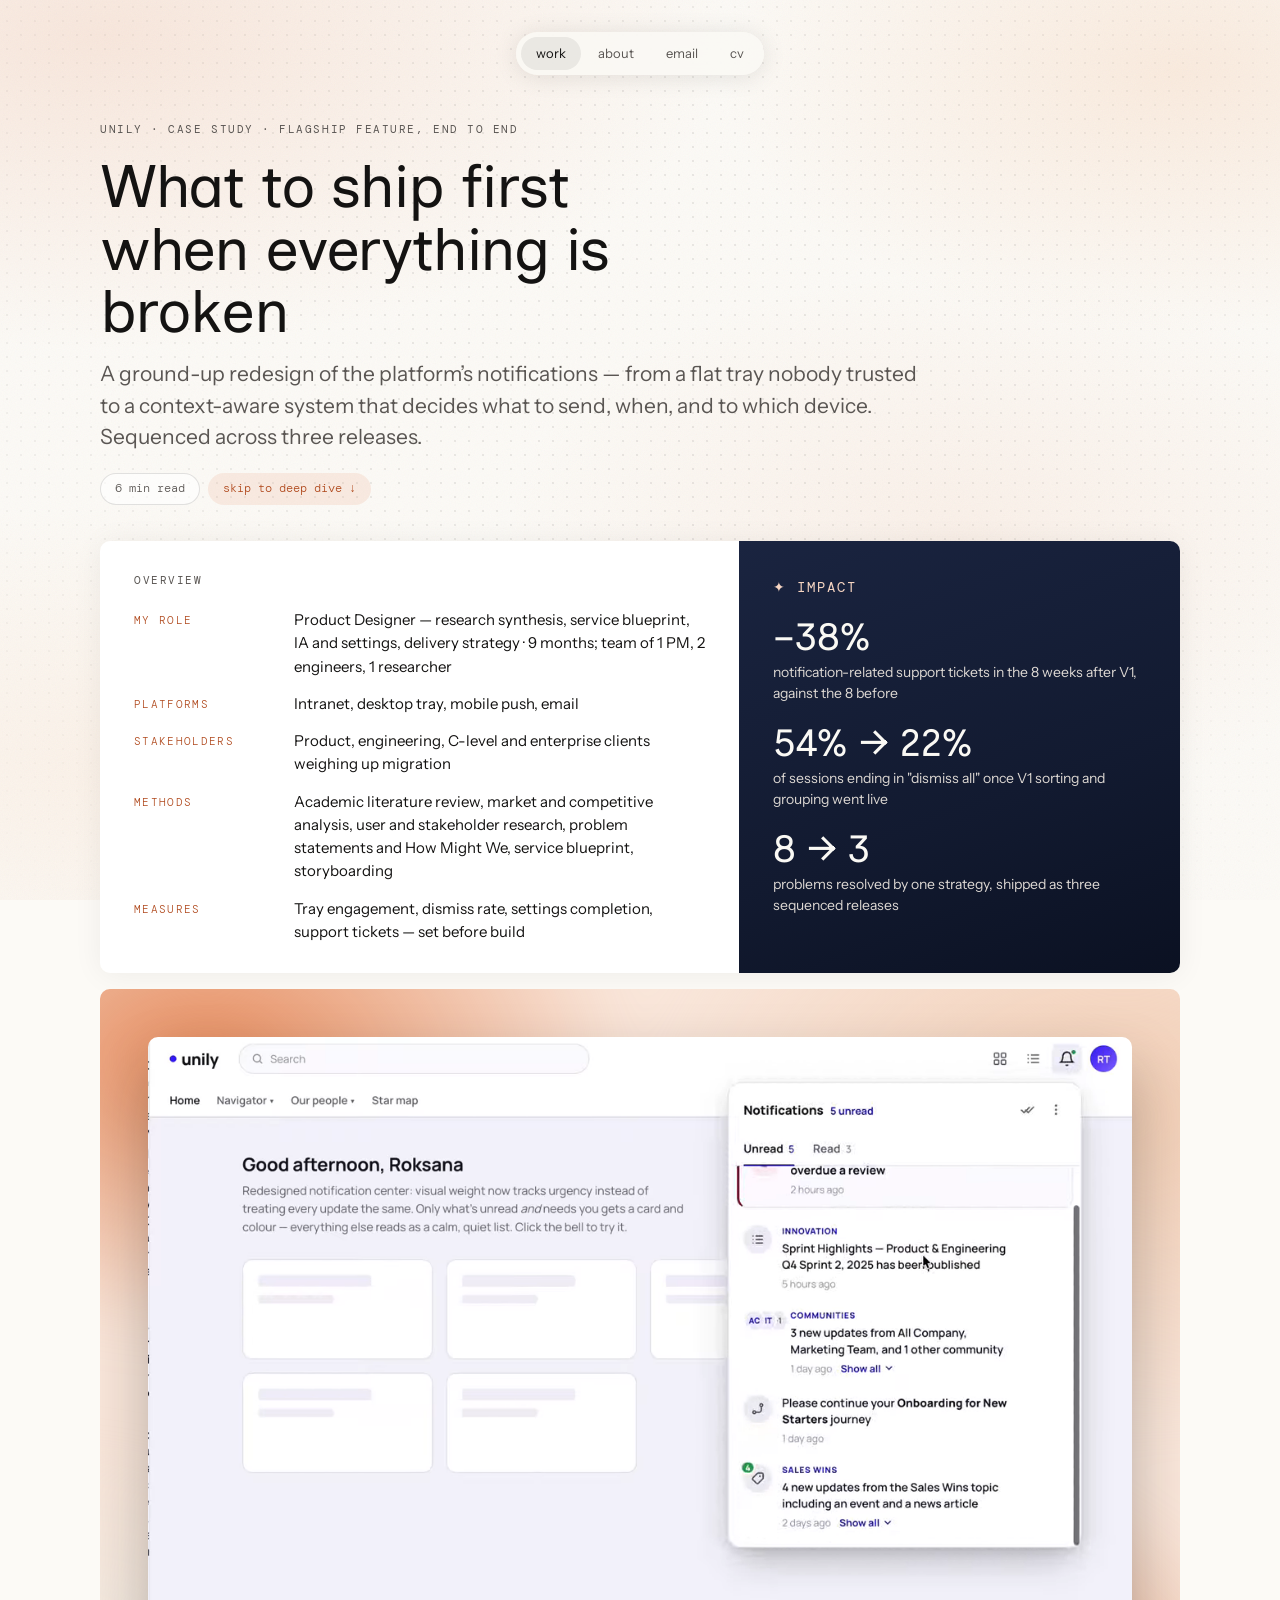
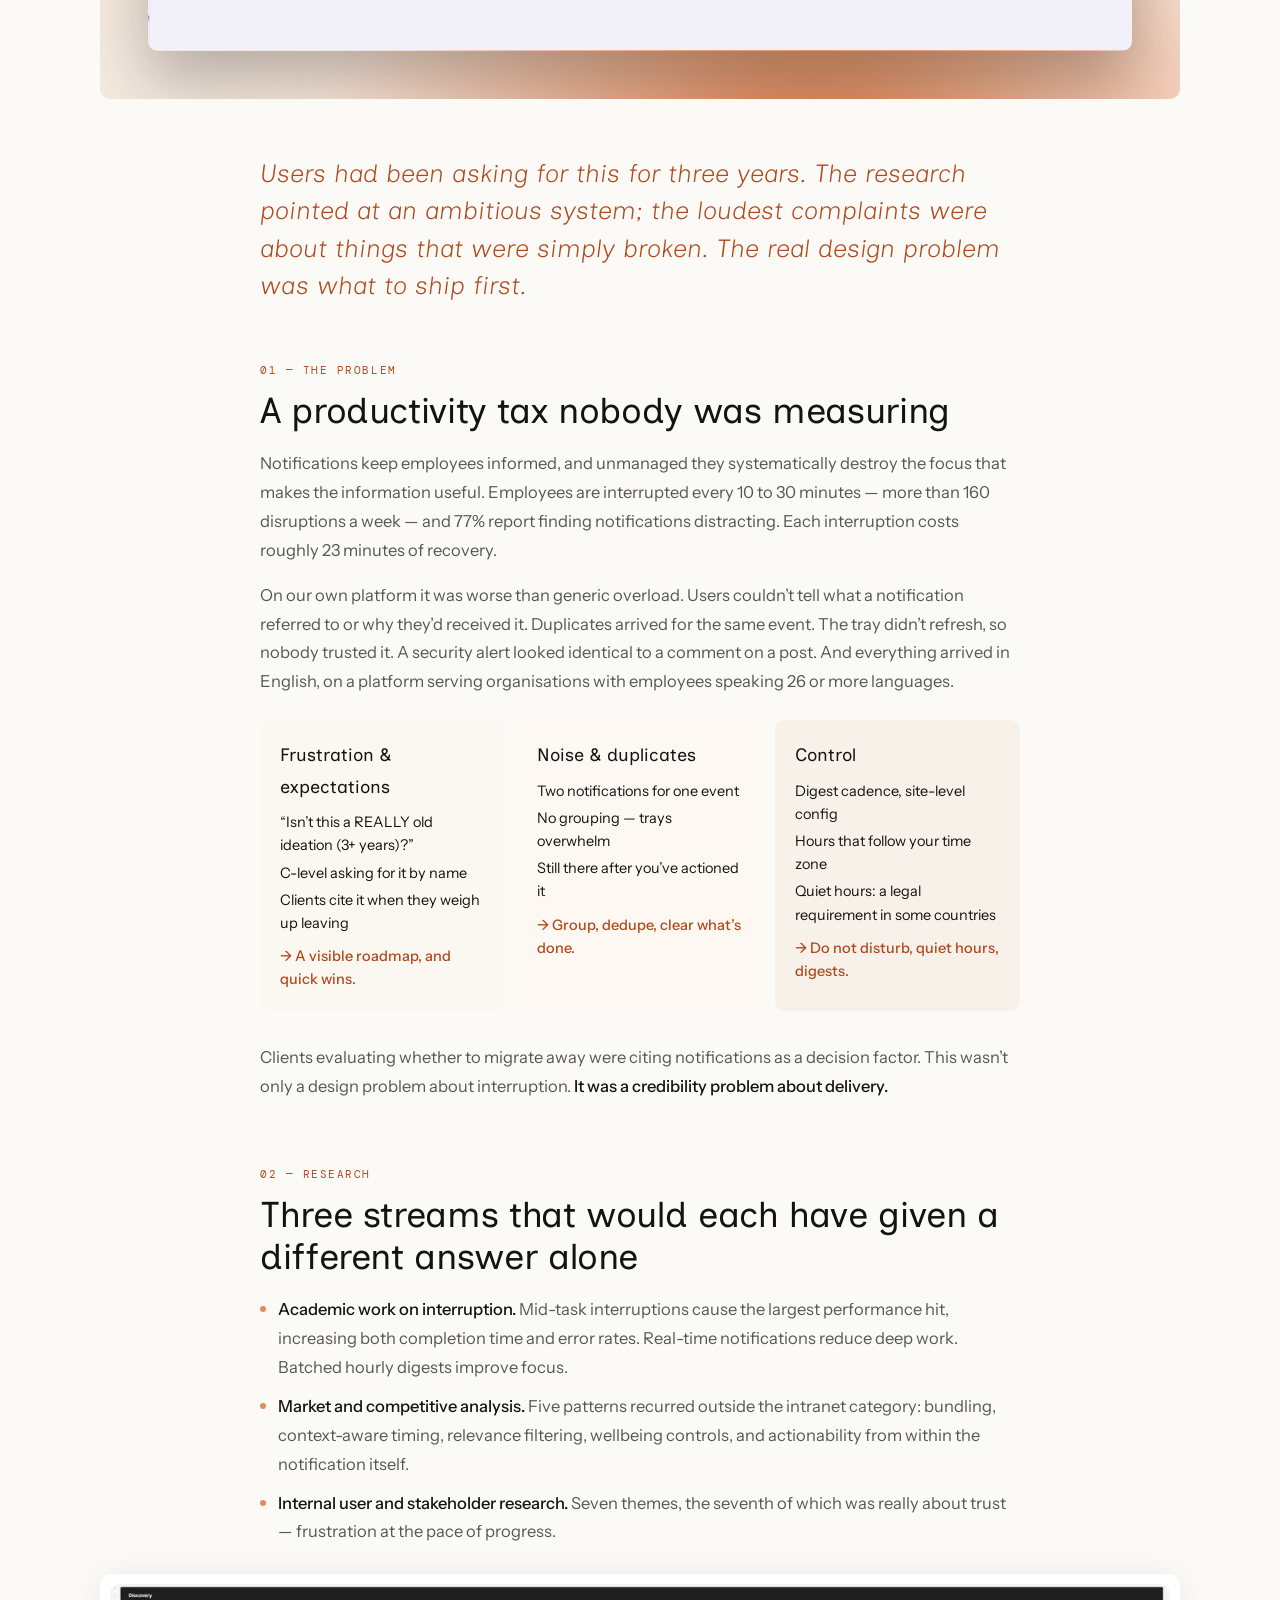
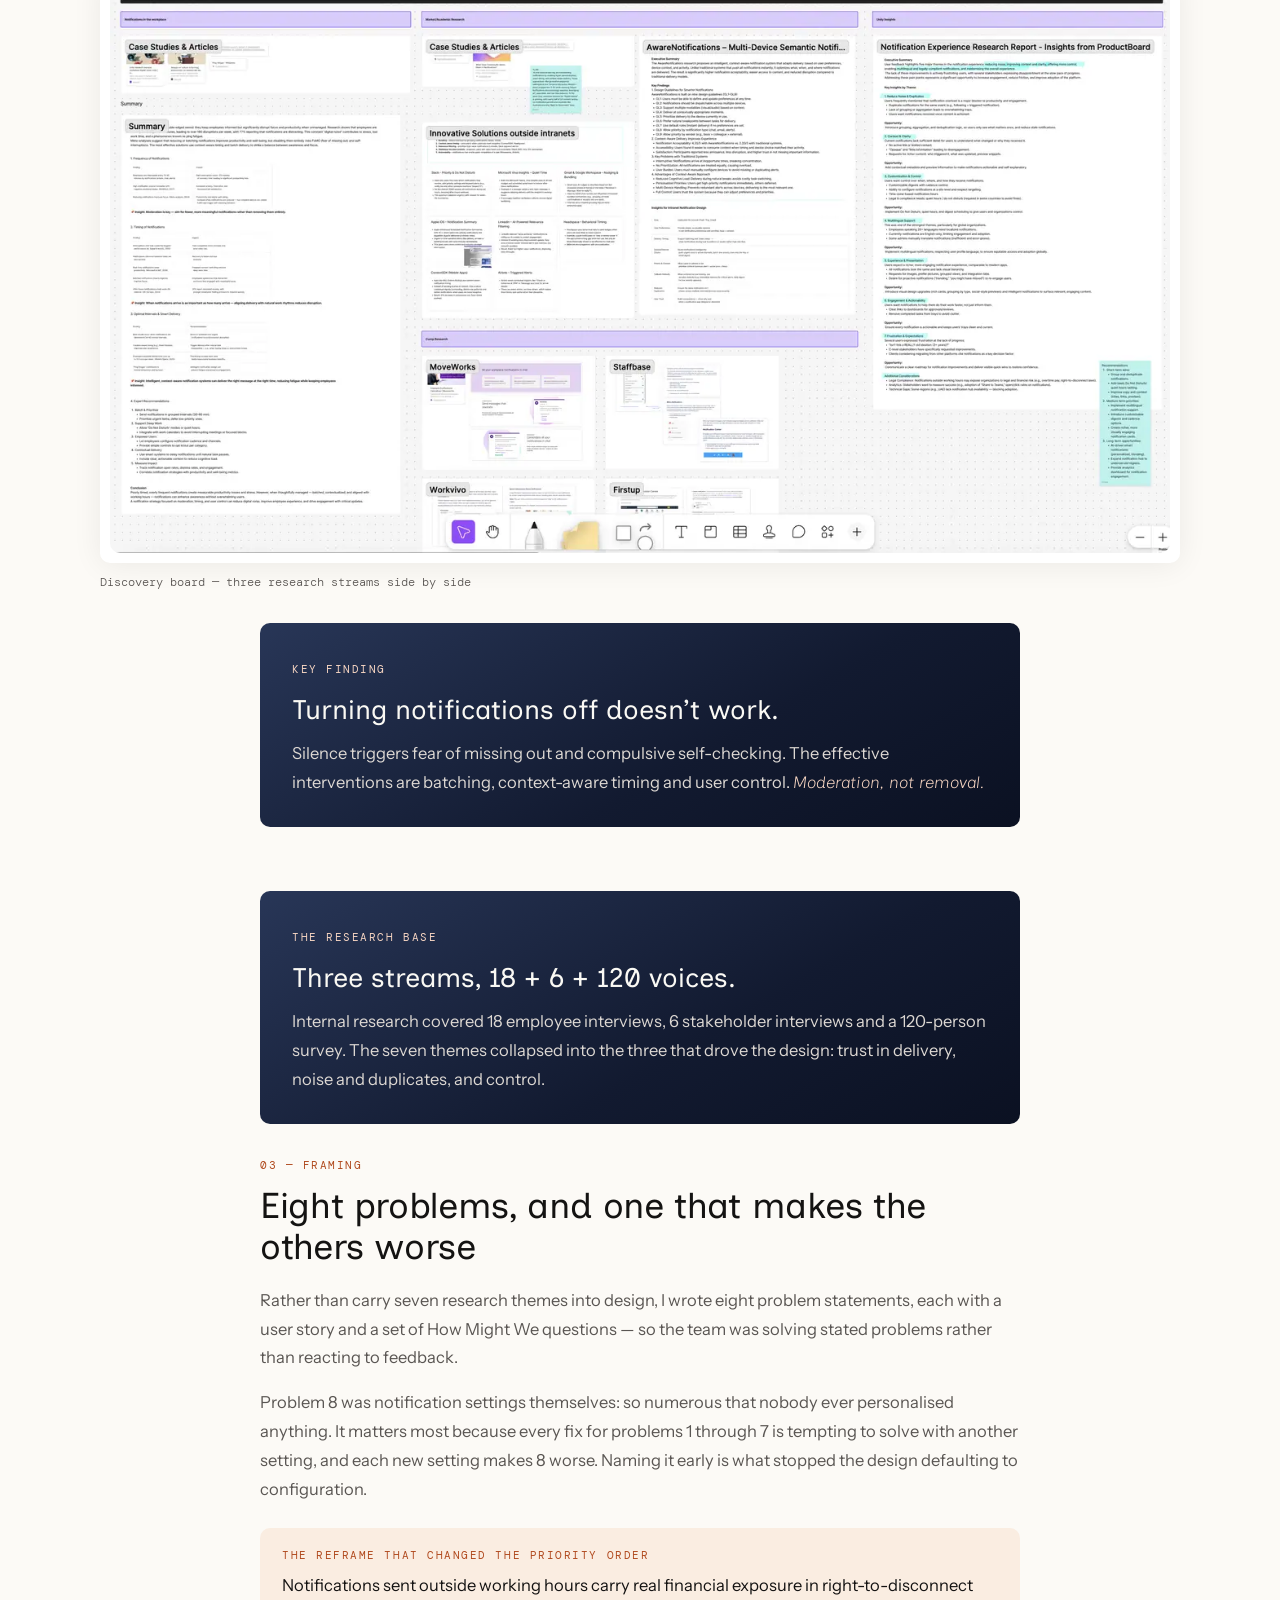
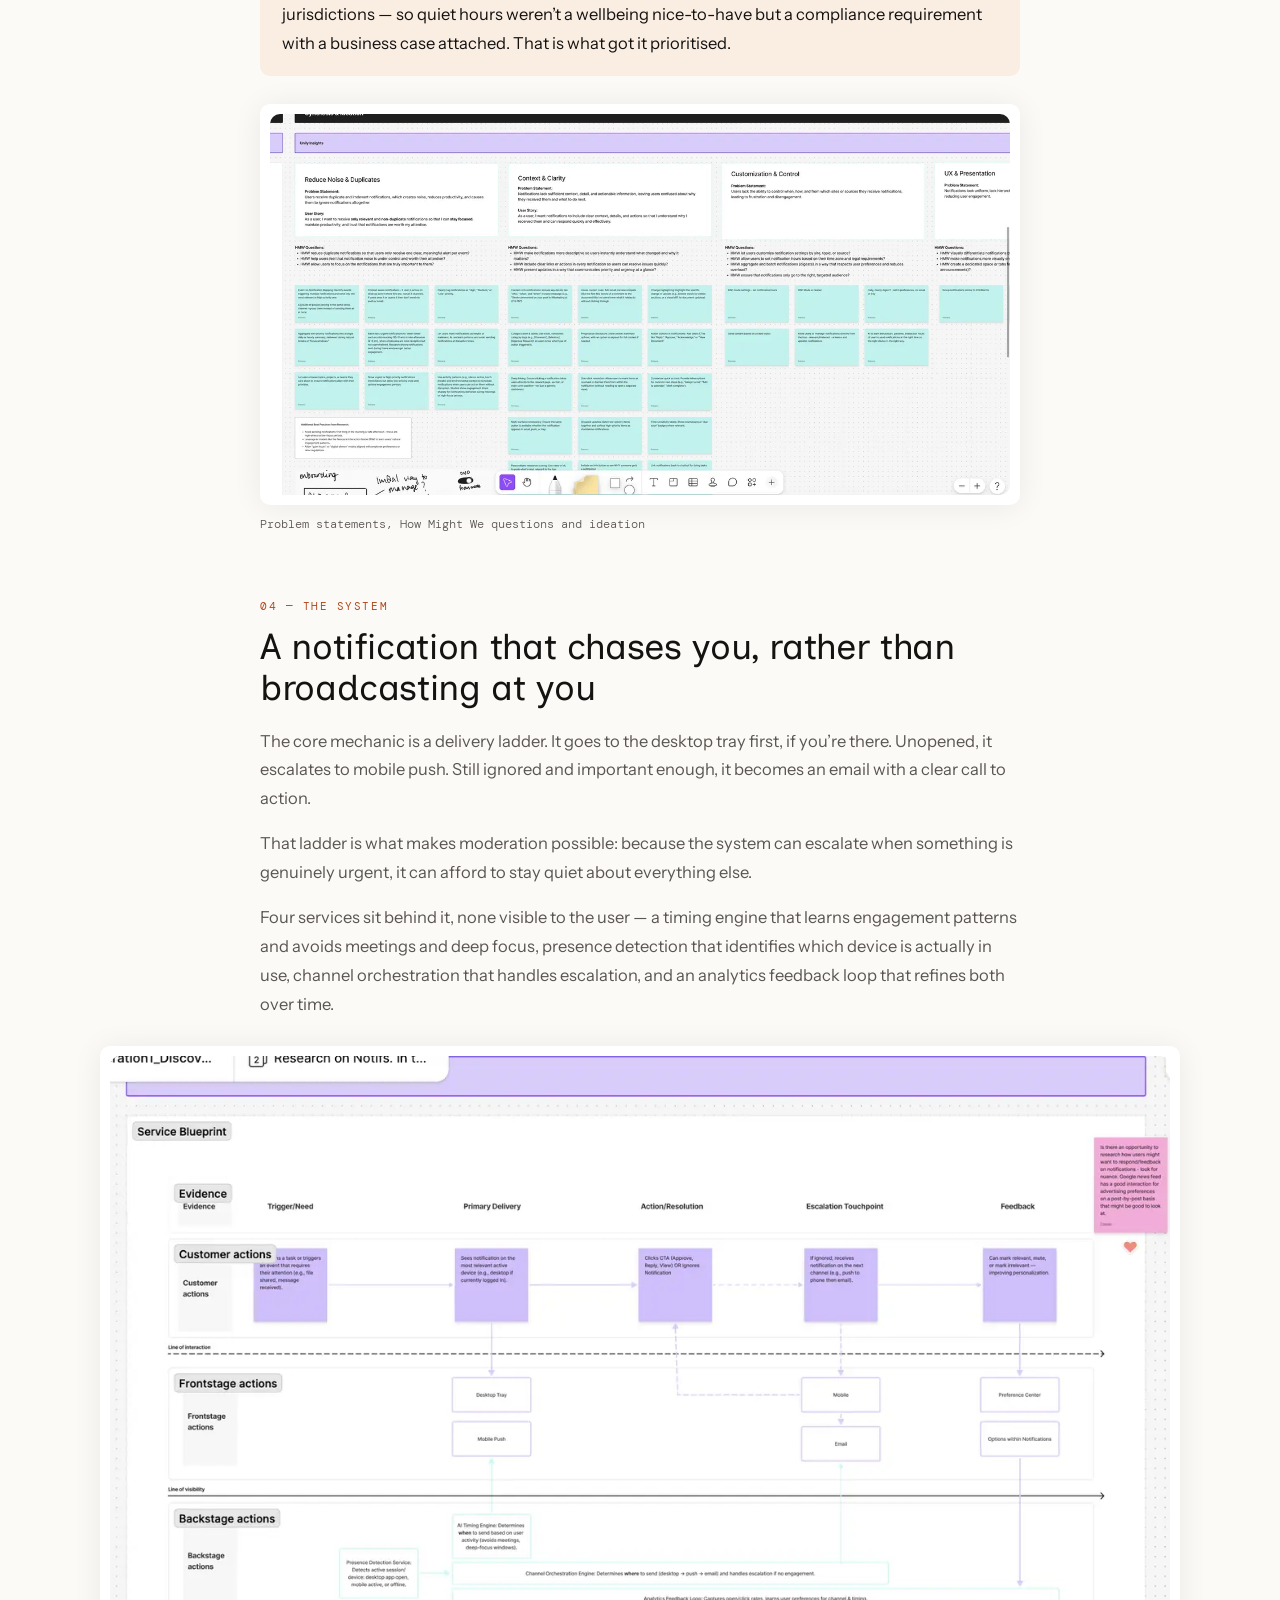
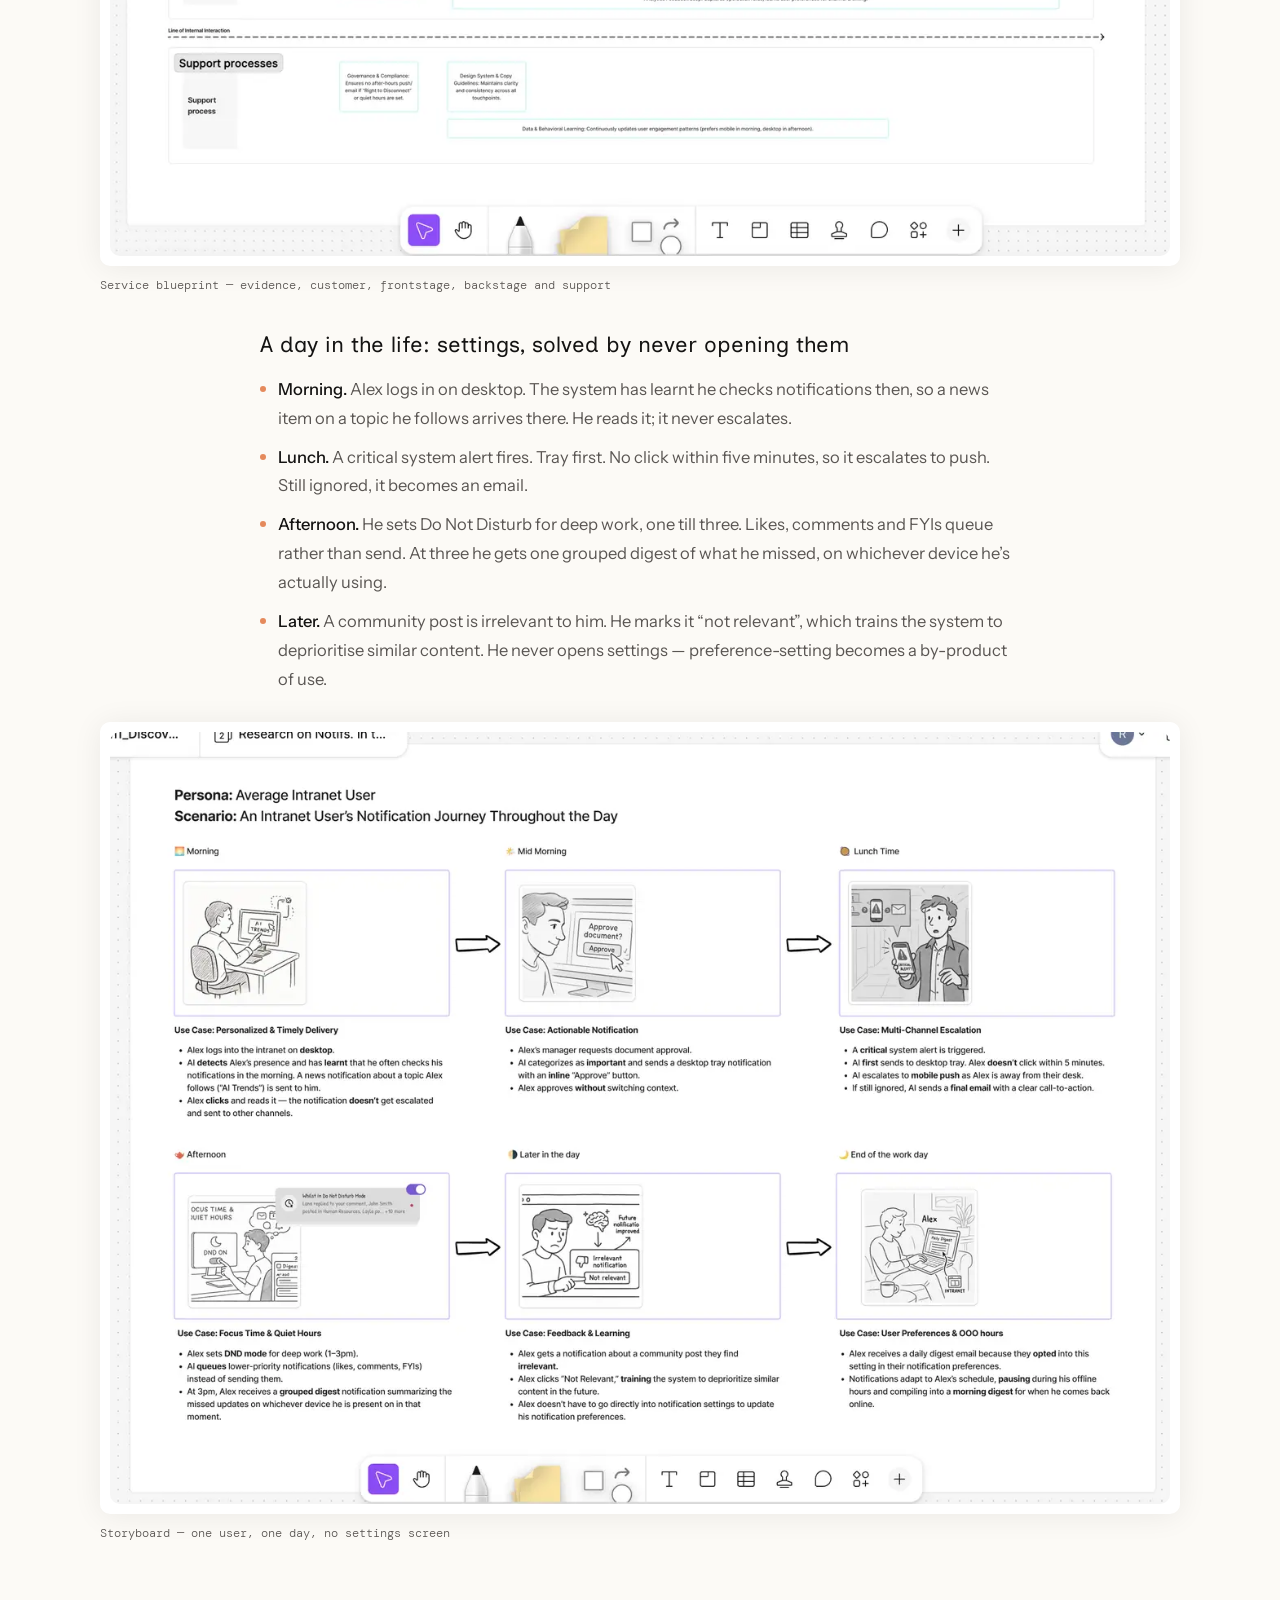
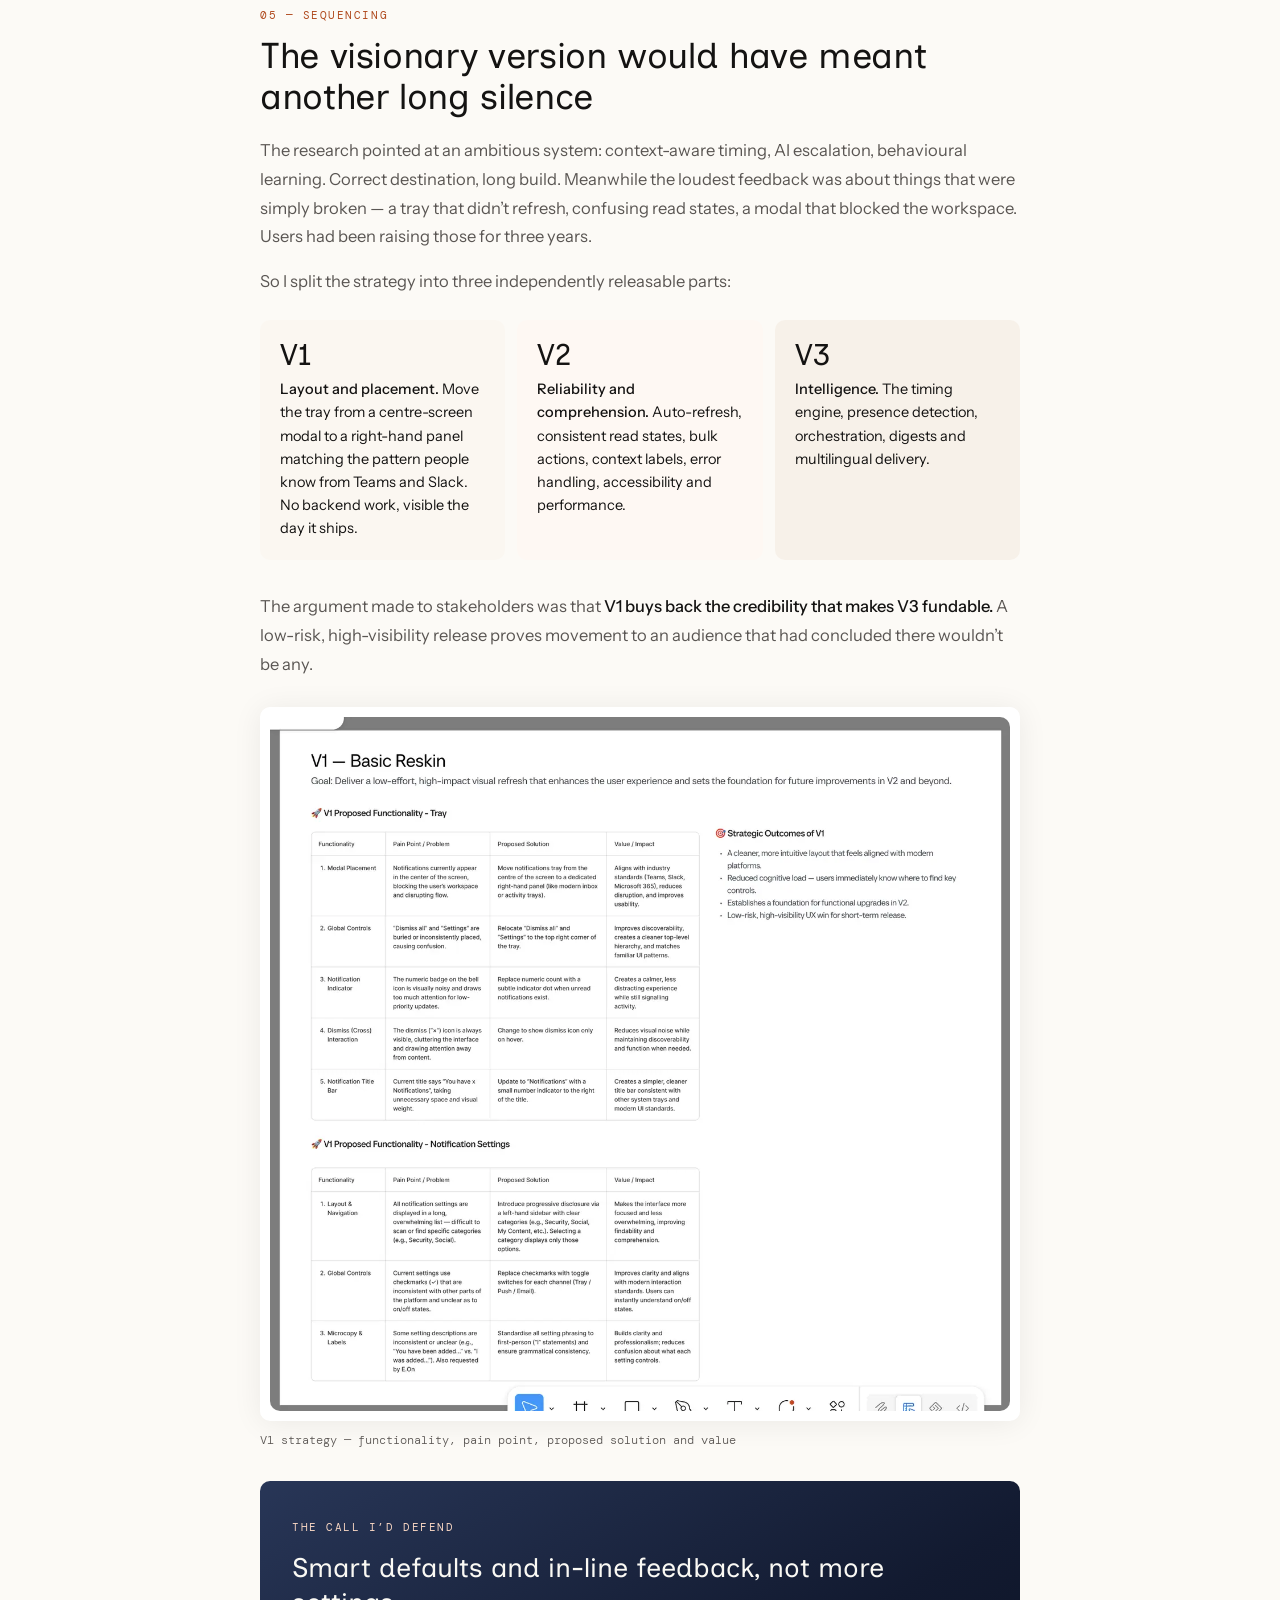
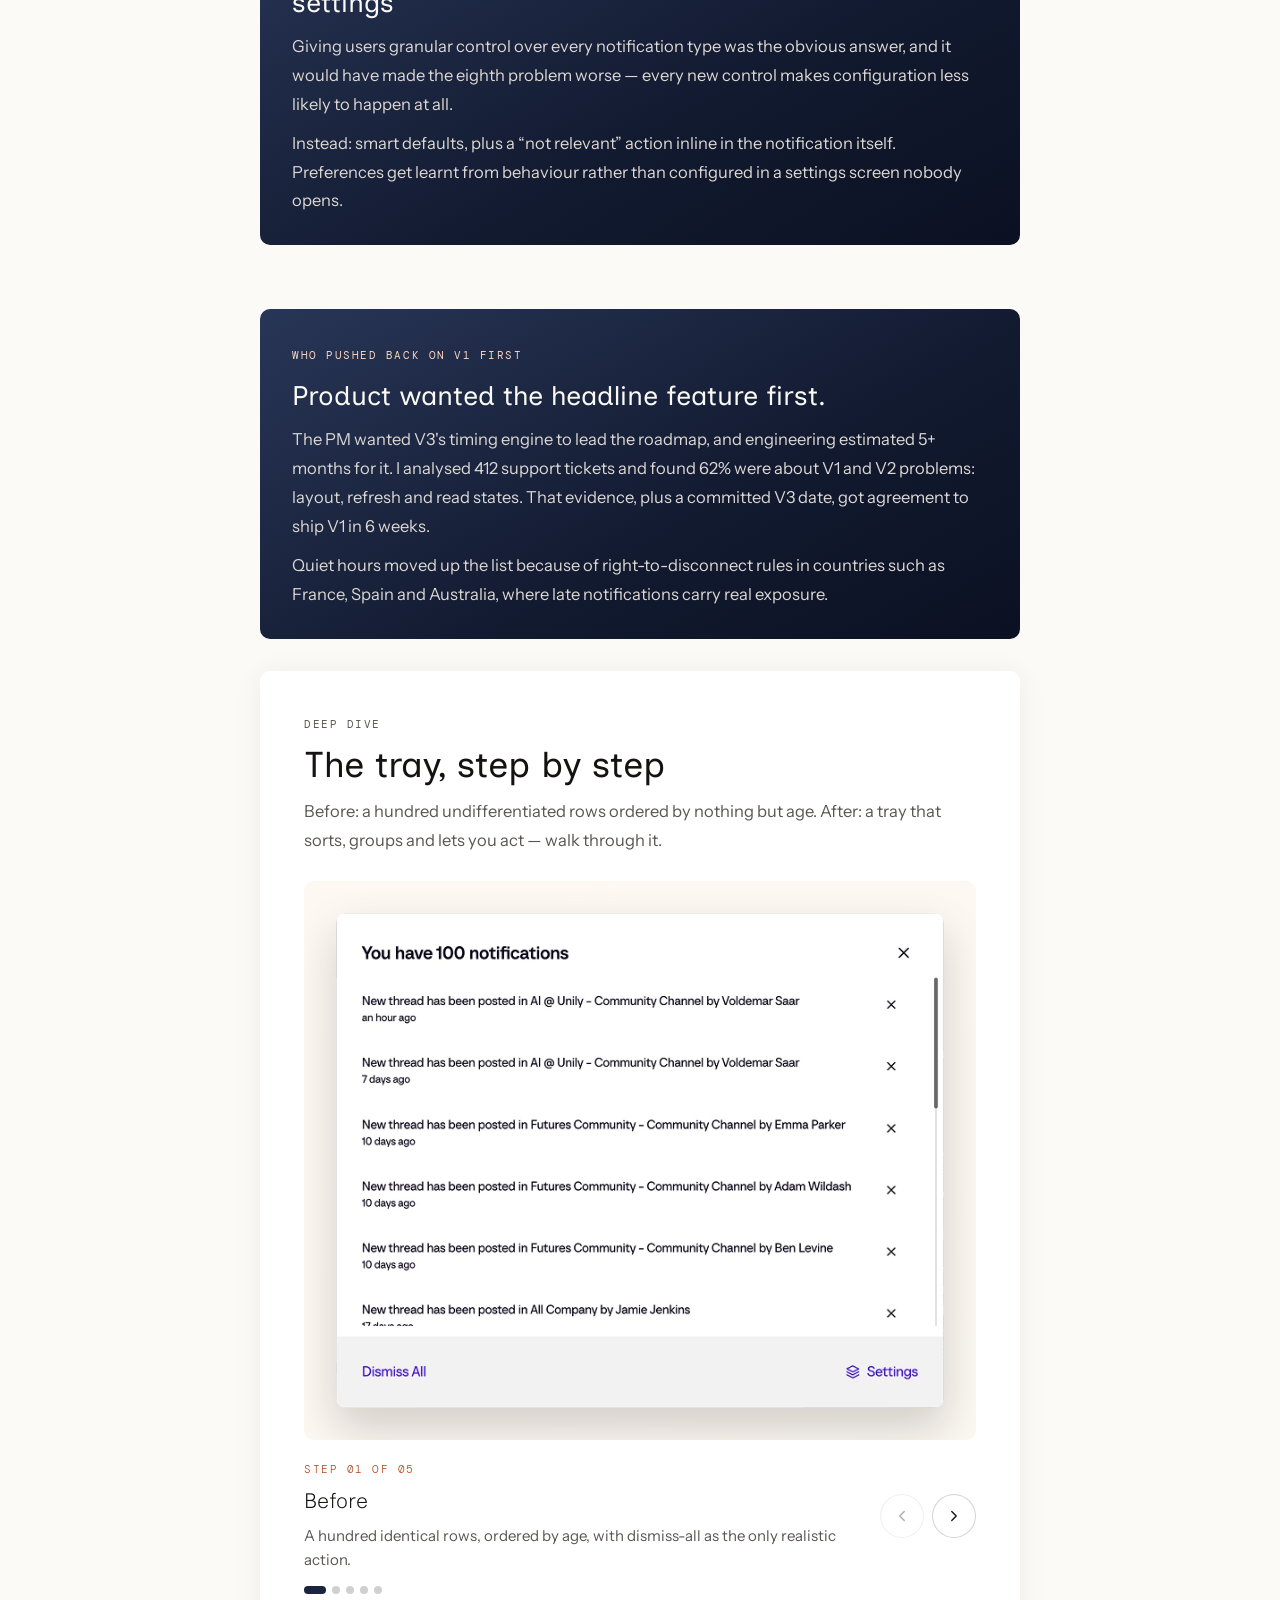
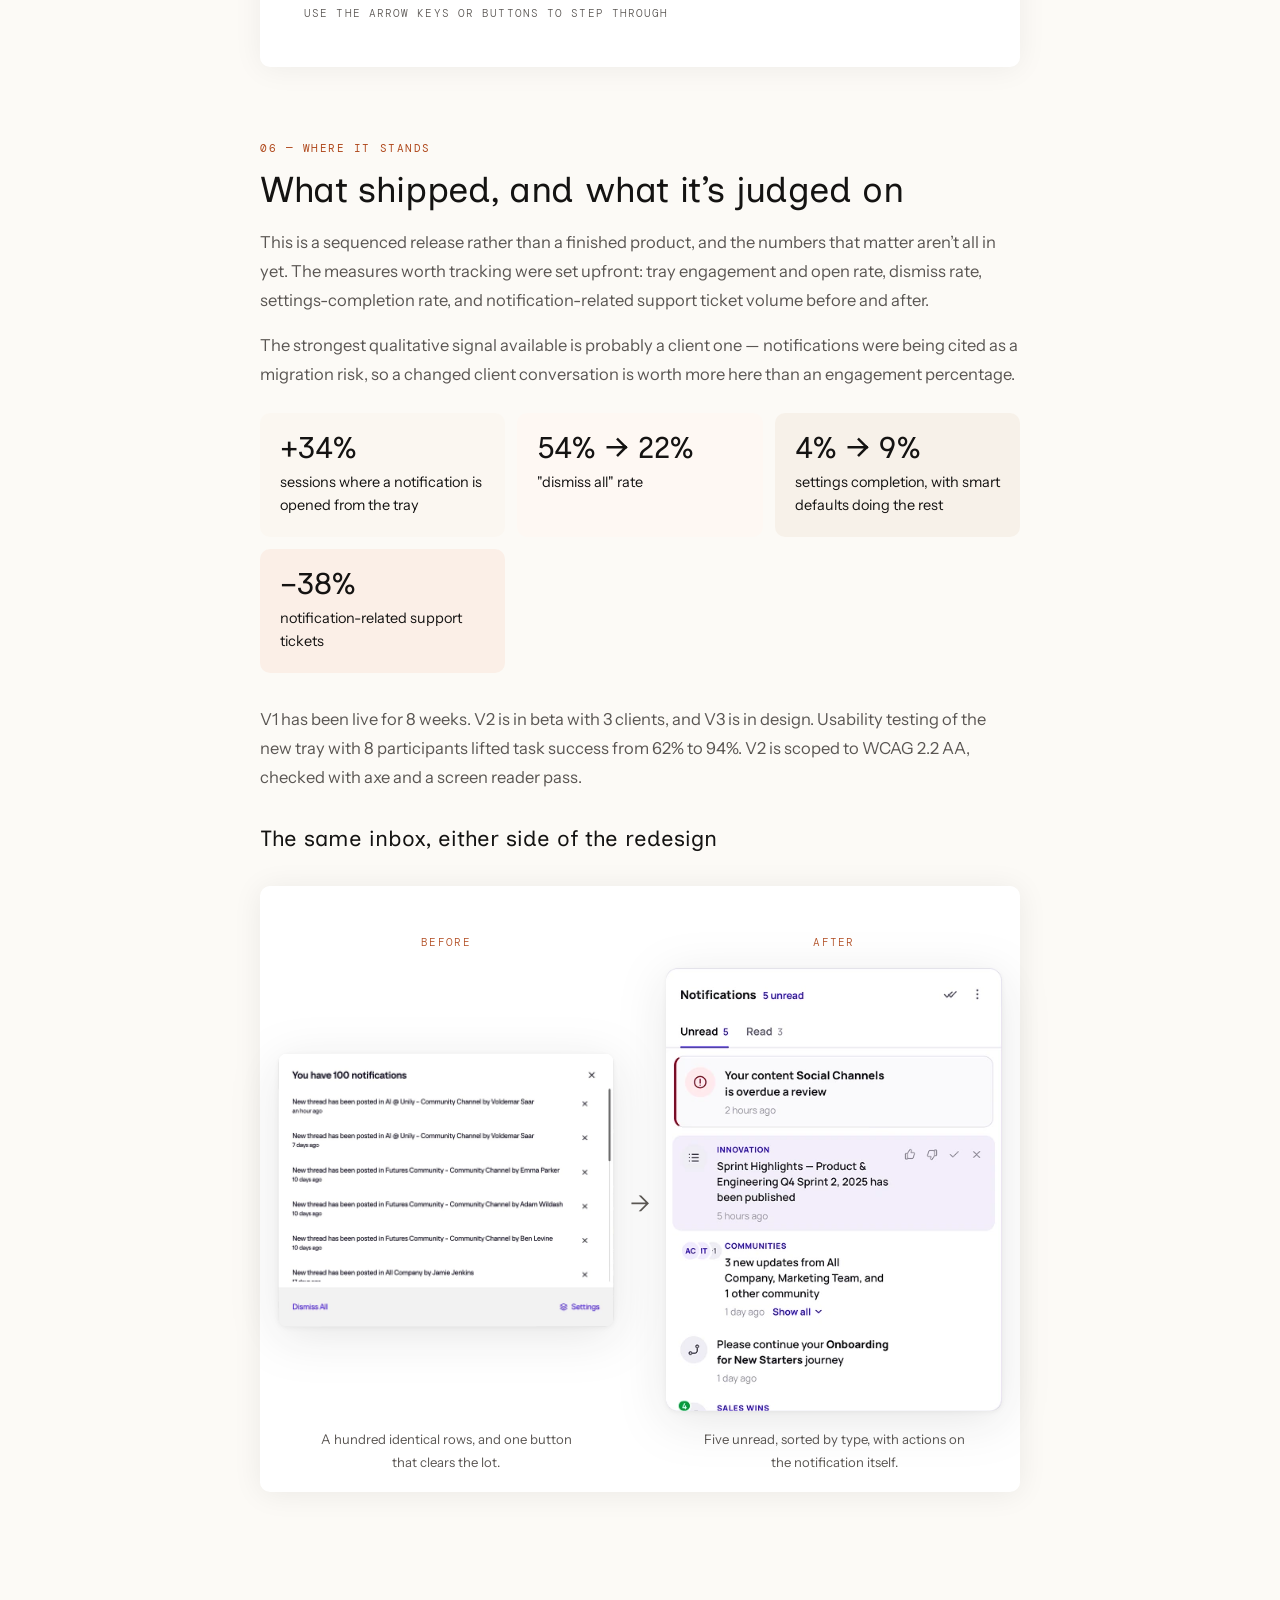
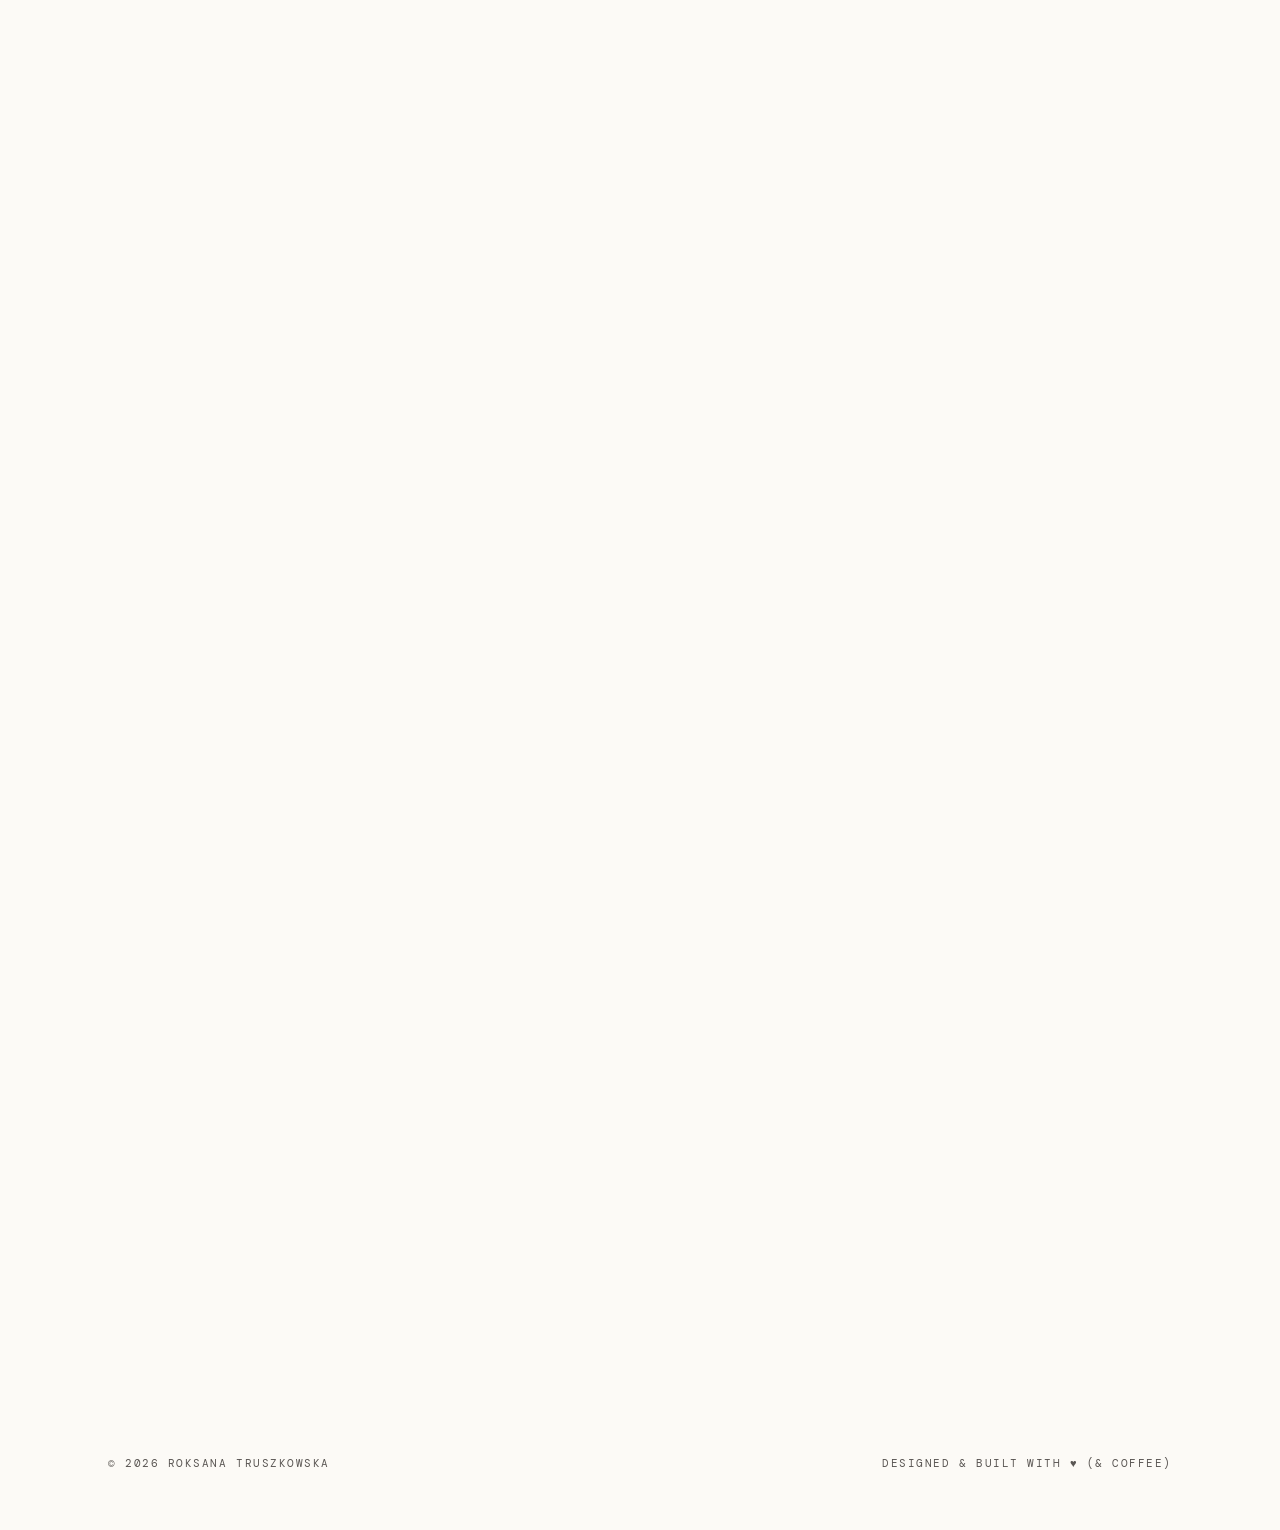
<file: work/notifications.html>
<!DOCTYPE html>
<html lang="en">
<head>
<script>/* always open a page at the top (unless a #section was linked) */
try{history.scrollRestoration='manual';}catch(e){}
(function(){function top(){if(location.hash)return;window.scrollTo(0,0);try{document.documentElement.scrollIntoView({block:'start'});}catch(e){}}
top();addEventListener('DOMContentLoaded',top);addEventListener('load',top);addEventListener('pageshow',top);})();</script>
<meta charset="utf-8">
<meta name="viewport" content="width=device-width,initial-scale=1">
<title>Notifications: what to ship first when everything is broken — Roksana Truszkowska</title>
<meta name="description" content="A ground-up redesign of the platform’s notifications — from a flat tray nobody trusted to a context-aware system that decides what to send, when, and to which device. Sequenced across three releases.">
<meta property="og:title" content="Notifications: what to ship first when everything is broken — Roksana Truszkowska">
<meta property="og:description" content="A ground-up redesign of the platform’s notifications — from a flat tray nobody trusted to a context-aware system that decides what to send, when, and to which device. Sequenced across three releases.">
<meta property="og:type" content="article">
<link rel="preconnect" href="https://fonts.googleapis.com">
<link rel="preconnect" href="https://fonts.gstatic.com" crossorigin>
<link href="https://fonts.googleapis.com/css2?family=Inclusive+Sans:ital@0;1&family=Instrument+Sans:ital,wght@0,300;0,400;0,500;1,300&family=DM+Mono:wght@300;400&display=swap" rel="stylesheet">
<link rel="stylesheet" href="../assets/css/tokens.css">
<link rel="stylesheet" href="../assets/css/components.css">
<link rel="stylesheet" href="../assets/css/story.css">
<style>
.gap-box{display:none;position:relative;z-index:2;margin:32px 0;padding:20px 22px;border:2px dashed #E58A5C;border-radius:10px;background:#FFF4EC;color:#141312;font:400 15px/1.6 'Instrument Sans',system-ui,sans-serif;text-align:left}
.gap-box .gap-tag{margin:0 0 6px;font:400 11px 'DM Mono',ui-monospace,monospace;letter-spacing:.14em;text-transform:uppercase;color:#B04A1E}
.gap-box h4{margin:0 0 6px;font:400 20px/1.25 'Inclusive Sans',Georgia,serif;color:#141312}
.gap-box .gap-why{margin:0 0 12px;font-size:14px;color:#5A5653}
.gap-box ol{list-style:none;margin:0;padding:0;display:flex;flex-direction:column;gap:9px}
.gap-box li{margin:0;padding:0}
.gap-box li b{margin-right:8px;font:500 12px 'DM Mono',ui-monospace,monospace;color:#B04A1E}
.gap-box .gap-draft{margin:14px 0 0;padding:10px 12px;border-radius:8px;background:#fff;font-size:14px}
.gap-box .gap-draft i{display:block;margin-bottom:2px;font:400 11px 'DM Mono',ui-monospace,monospace;font-style:normal;letter-spacing:.12em;text-transform:uppercase;color:#5A5653}
.gap-box mark{padding:0 4px;border-radius:3px;background:#F6D5C2;color:#141312}
.sx{color:inherit}
.sample-pill{display:none;position:fixed;left:50%;bottom:14px;transform:translateX(-50%);z-index:300;max-width:calc(100% - 28px);padding:8px 14px;border-radius:100px;background:#1F3D2B;color:#F2FAF4;font:400 11px/1.4 'DM Mono',ui-monospace,monospace;letter-spacing:.06em;text-align:center;box-shadow:0 6px 24px rgba(20,19,18,.25)}
.sample-pill .sx{background:#E4F1E7;color:#1F3D2B;border-bottom:none;padding:0 5px}
</style>
</head>
<body class="story">
<a class="skip" href="#content">Skip to content</a>

<div class="pnav-wrap" id="pnav">
  <nav class="pnav" aria-label="Main">
    <a href="../index.html#work" class="active">work</a>
    <a href="../about.html">about</a>
    <a href="mailto:roksanatruszkowska@outlook.com">email</a>
    <a href="../cv.pdf" data-cv download="Roksana-Truszkowska-CV.pdf">cv</a>
  </nav>
</div>

<main id="content">
  <div class="s-wide">
    <header class="s-head s-rv">
      <p class="s-label">Unily · Case study · Flagship feature, end to end</p>
      <h1>What to ship first when everything is broken</h1>
      <p class="s-sub">A ground-up redesign of the platform’s notifications — from a flat tray nobody trusted to a context-aware system that decides what to send, when, and to which device. Sequenced across three releases.</p>
      <div class="s-chips">
        <span class="s-chip">6 min read</span>
        <a class="s-chip" href="#deep-dive">skip to deep dive ↓</a>
      </div>
    </header>

    <section class="s-overview s-rv" aria-label="Project overview">
      <div class="s-meta">
        <p class="s-label">Overview</p>
        <dl><dt>My role</dt><dd>Product Designer — research synthesis, service blueprint, IA and settings, delivery strategy · <span class="sx">9 months; team of 1 PM, 2 engineers, 1 researcher</span></dd><dt>Platforms</dt><dd>Intranet, desktop tray, mobile push, email</dd><dt>Stakeholders</dt><dd>Product, engineering, C-level and enterprise clients weighing up migration</dd><dt>Methods</dt><dd>Academic literature review, market and competitive analysis, user and stakeholder research, problem statements and How Might We, service blueprint, storyboarding</dd><dt>Measures</dt><dd>Tray engagement, dismiss rate, settings completion, support tickets — set before build</dd></dl>
      </div>
      <div class="s-impact">
        <p class="s-label">✦ Impact</p>
        <div><b><span class="sx">−38%</span></b><p>notification-related support tickets in the 8 weeks after V1, against the 8 before</p></div><div><b><span class="sx">54% → 22%</span></b><p>of sessions ending in "dismiss all" once V1 sorting and grouping went live</p></div><div><b>8 → 3</b><p>problems resolved by one strategy, shipped as three sequenced releases</p></div>
      </div>
    </section>

    <div class="s-hero s-rv"><video autoplay loop muted playsinline controls preload="metadata" poster="../assets/video/notifications-tray-poster.jpg" aria-label="The redesigned notification tray opening"><source src="../assets/video/notifications-tray.webm" type="video/webm"><source src="../assets/video/notifications-tray.mp4" type="video/mp4"></video></div>
  </div>

  <div class="s-read">
    <p class="s-intro s-rv">Users had been asking for this for three years. The research pointed at an ambitious system; the loudest complaints were about things that were simply broken. The real design problem was what to ship first.</p>
    <section class="s-chapter s-rv" id="problem">
      <span class="s-label">01 — The problem</span>
      <h2>A productivity tax nobody was measuring</h2>
      <p>Notifications keep employees informed, and unmanaged they systematically destroy the focus that makes the information useful. Employees are interrupted every 10 to 30 minutes — more than 160 disruptions a week — and 77% report finding notifications distracting. Each interruption costs roughly 23 minutes of recovery.</p>
      <p>On our own platform it was worse than generic overload. Users couldn’t tell what a notification referred to or why they’d received it. Duplicates arrived for the same event. The tray didn’t refresh, so nobody trusted it. A security alert looked identical to a comment on a post. And everything arrived in English, on a platform serving organisations with employees speaking 26 or more languages.</p>
      <div class="s-cards"><div class="s-card"><h4>Frustration & expectations</h4><ul><li>“Isn’t this a REALLY old ideation (3+ years)?”</li><li>C-level asking for it by name</li><li>Clients cite it when they weigh up leaving</li></ul><p class="s-then">→ A visible roadmap, and quick wins.</p></div><div class="s-card"><h4>Noise & duplicates</h4><ul><li>Two notifications for one event</li><li>No grouping — trays overwhelm</li><li>Still there after you’ve actioned it</li></ul><p class="s-then">→ Group, dedupe, clear what’s done.</p></div><div class="s-card"><h4>Control</h4><ul><li>Digest cadence, site-level config</li><li>Hours that follow your time zone</li><li>Quiet hours: a legal requirement in some countries</li></ul><p class="s-then">→ Do not disturb, quiet hours, digests.</p></div></div>
      <p>Clients evaluating whether to migrate away were citing notifications as a decision factor. This wasn’t only a design problem about interruption. <strong>It was a credibility problem about delivery.</strong></p>
      </section>
<section class="s-chapter s-rv" id="research">
      <span class="s-label">02 — Research</span>
      <h2>Three streams that would each have given a different answer alone</h2>
      <ul class="s-list"><li><span><strong>Academic work on interruption.</strong> Mid-task interruptions cause the largest performance hit, increasing both completion time and error rates. Real-time notifications reduce deep work. Batched hourly digests improve focus.</span></li><li><span><strong>Market and competitive analysis.</strong> Five patterns recurred outside the intranet category: bundling, context-aware timing, relevance filtering, wellbeing controls, and actionability from within the notification itself.</span></li><li><span><strong>Internal user and stakeholder research.</strong> Seven themes, the seventh of which was really about trust — frustration at the pace of progress.</span></li></ul>
      <figure class="s-fig wide">
        <div class="s-frame"><img src="../assets/img/notifications/discovery-board.webp" alt="Discovery board showing three research streams" loading="lazy"><button type="button" class="s-zoom" aria-label="Enlarge image"><svg viewBox="0 0 24 24" fill="none" stroke="currentColor" stroke-width="1.8" stroke-linecap="round" aria-hidden="true"><path d="M15 3h6v6M9 21H3v-6M21 3l-7 7M3 21l7-7"/></svg></button></div>
        <figcaption>Discovery board — three research streams side by side</figcaption>
      </figure>
      <aside class="s-callout"><span class="s-label">Key finding</span><h3>Turning notifications off doesn’t work.</h3><p>Silence triggers fear of missing out and compulsive self-checking. The effective interventions are batching, context-aware timing and user control. <em>Moderation, not removal.</em></p></aside>
      </section>
<aside class="s-callout"><span class="s-label">The research base</span><h3>Three streams, <span class="sx">18 + 6 + 120</span> voices.</h3><p>Internal research covered <span class="sx">18 employee interviews, 6 stakeholder interviews and a 120-person survey</span>. The seven themes collapsed into the three that drove the design: trust in delivery, noise and duplicates, and control.</p></aside>
<section class="s-chapter s-rv" id="framing">
      <span class="s-label">03 — Framing</span>
      <h2>Eight problems, and one that makes the others worse</h2>
      <p>Rather than carry seven research themes into design, I wrote eight problem statements, each with a user story and a set of How Might We questions — so the team was solving stated problems rather than reacting to feedback.</p>
      <p>Problem 8 was notification settings themselves: so numerous that nobody ever personalised anything. It matters most because every fix for problems 1 through 7 is tempting to solve with another setting, and each new setting makes 8 worse. Naming it early is what stopped the design defaulting to configuration.</p>
      <p class="s-note"><span class="s-label">The reframe that changed the priority order</span>Notifications sent outside working hours carry real financial exposure in right-to-disconnect jurisdictions — so quiet hours weren’t a wellbeing nice-to-have but a compliance requirement with a business case attached. That is what got it prioritised.</p>
      <figure class="s-fig">
        <div class="s-frame"><img src="../assets/img/notifications/hmw-ideation.webp" alt="Problem statements with How Might We questions and ideation" loading="lazy"><button type="button" class="s-zoom" aria-label="Enlarge image"><svg viewBox="0 0 24 24" fill="none" stroke="currentColor" stroke-width="1.8" stroke-linecap="round" aria-hidden="true"><path d="M15 3h6v6M9 21H3v-6M21 3l-7 7M3 21l7-7"/></svg></button></div>
        <figcaption>Problem statements, How Might We questions and ideation</figcaption>
      </figure>
      </section>
<section class="s-chapter s-rv" id="system">
      <span class="s-label">04 — The system</span>
      <h2>A notification that chases you, rather than broadcasting at you</h2>
      <p>The core mechanic is a delivery ladder. It goes to the desktop tray first, if you’re there. Unopened, it escalates to mobile push. Still ignored and important enough, it becomes an email with a clear call to action.</p>
      <p>That ladder is what makes moderation possible: because the system can escalate when something is genuinely urgent, it can afford to stay quiet about everything else.</p>
      <p>Four services sit behind it, none visible to the user — a timing engine that learns engagement patterns and avoids meetings and deep focus, presence detection that identifies which device is actually in use, channel orchestration that handles escalation, and an analytics feedback loop that refines both over time.</p>
      <figure class="s-fig wide">
        <div class="s-frame"><img src="../assets/img/notifications/service-blueprint.webp" alt="Service blueprint across evidence, customer, frontstage, backstage and support layers" loading="lazy"><button type="button" class="s-zoom" aria-label="Enlarge image"><svg viewBox="0 0 24 24" fill="none" stroke="currentColor" stroke-width="1.8" stroke-linecap="round" aria-hidden="true"><path d="M15 3h6v6M9 21H3v-6M21 3l-7 7M3 21l7-7"/></svg></button></div>
        <figcaption>Service blueprint — evidence, customer, frontstage, backstage and support</figcaption>
      </figure>
      <h3>A day in the life: settings, solved by never opening them</h3>
      <ul class="s-list"><li><span><strong>Morning.</strong> Alex logs in on desktop. The system has learnt he checks notifications then, so a news item on a topic he follows arrives there. He reads it; it never escalates.</span></li><li><span><strong>Lunch.</strong> A critical system alert fires. Tray first. No click within five minutes, so it escalates to push. Still ignored, it becomes an email.</span></li><li><span><strong>Afternoon.</strong> He sets Do Not Disturb for deep work, one till three. Likes, comments and FYIs queue rather than send. At three he gets one grouped digest of what he missed, on whichever device he’s actually using.</span></li><li><span><strong>Later.</strong> A community post is irrelevant to him. He marks it “not relevant”, which trains the system to deprioritise similar content. He never opens settings — preference-setting becomes a by-product of use.</span></li></ul>
      <figure class="s-fig wide">
        <div class="s-frame"><img src="../assets/img/notifications/storyboard.webp" alt="Six-panel storyboard of one user&#x27;s notification journey through a day" loading="lazy"><button type="button" class="s-zoom" aria-label="Enlarge image"><svg viewBox="0 0 24 24" fill="none" stroke="currentColor" stroke-width="1.8" stroke-linecap="round" aria-hidden="true"><path d="M15 3h6v6M9 21H3v-6M21 3l-7 7M3 21l7-7"/></svg></button></div>
        <figcaption>Storyboard — one user, one day, no settings screen</figcaption>
      </figure>
      </section>
<section class="s-chapter s-rv" id="sequencing">
      <span class="s-label">05 — Sequencing</span>
      <h2>The visionary version would have meant another long silence</h2>
      <p>The research pointed at an ambitious system: context-aware timing, AI escalation, behavioural learning. Correct destination, long build. Meanwhile the loudest feedback was about things that were simply broken — a tray that didn’t refresh, confusing read states, a modal that blocked the workspace. Users had been raising those for three years.</p>
      <p>So I split the strategy into three independently releasable parts:</p>
      <div class="s-cards"><div class="s-card"><b class="s-n">V1</b><p><strong>Layout and placement.</strong> Move the tray from a centre-screen modal to a right-hand panel matching the pattern people know from Teams and Slack. No backend work, visible the day it ships.</p></div><div class="s-card"><b class="s-n">V2</b><p><strong>Reliability and comprehension.</strong> Auto-refresh, consistent read states, bulk actions, context labels, error handling, accessibility and performance.</p></div><div class="s-card"><b class="s-n">V3</b><p><strong>Intelligence.</strong> The timing engine, presence detection, orchestration, digests and multilingual delivery.</p></div></div>
      <p>The argument made to stakeholders was that <strong>V1 buys back the credibility that makes V3 fundable.</strong> A low-risk, high-visibility release proves movement to an audience that had concluded there wouldn’t be any.</p>
      <figure class="s-fig">
        <div class="s-frame"><img src="../assets/img/notifications/v1-strategy.webp" alt="V1 Basic Reskin strategy: functionality, pain point, proposed solution and value" loading="lazy"><button type="button" class="s-zoom" aria-label="Enlarge image"><svg viewBox="0 0 24 24" fill="none" stroke="currentColor" stroke-width="1.8" stroke-linecap="round" aria-hidden="true"><path d="M15 3h6v6M9 21H3v-6M21 3l-7 7M3 21l7-7"/></svg></button></div>
        <figcaption>V1 strategy — functionality, pain point, proposed solution and value</figcaption>
      </figure>
      <aside class="s-callout"><span class="s-label">The call I’d defend</span><h3>Smart defaults and in-line feedback, not more settings</h3><p>Giving users granular control over every notification type was the obvious answer, and it would have made the eighth problem worse — every new control makes configuration less likely to happen at all.</p><p>Instead: smart defaults, plus a “not relevant” action inline in the notification itself. Preferences get learnt from behaviour rather than configured in a settings screen nobody opens.</p></aside>
      </section>
<aside class="s-callout"><span class="s-label">Who pushed back on V1 first</span><h3>Product wanted the headline feature first.</h3><p>The PM wanted V3's timing engine to lead the roadmap, and engineering estimated <span class="sx">5+ months</span> for it. I analysed <span class="sx">412</span> support tickets and found <span class="sx">62%</span> were about V1 and V2 problems: layout, refresh and read states. That evidence, plus a committed V3 date, got agreement to ship V1 in <span class="sx">6 weeks</span>.</p><p>Quiet hours moved up the list because of right-to-disconnect rules in countries such as France, Spain and Australia, where late notifications carry real exposure.</p></aside>
<section class="s-deep s-rv" id="deep-dive" tabindex="0" aria-label="Deep dive: The tray, step by step">
      <div class="s-deep-head">
        <p class="s-label">Deep dive</p>
        <h2>The tray, step by step</h2>
        <p>Before: a hundred undifferentiated rows ordered by nothing but age. After: a tray that sorts, groups and lets you act — walk through it.</p>
      </div>
      <div class="s-stage"><div class="s-shot" data-title="Before" data-body="A hundred identical rows, ordered by age, with dismiss-all as the only realistic action."><img src="../assets/img/notifications/tray-before.webp" alt="The old notifications dialog: a hundred identical rows" loading="lazy"></div><div class="s-shot" data-title="Unread, sorted by type" data-body="Five unread, sorted by type, with actions on the notification itself — the one that needs a decision sits at the top."><img src="../assets/img/notifications/tray-unread.webp" alt="The redesigned notification tray: five unread, sorted by type" loading="lazy"></div><div class="s-shot" data-title="Grouped where it belongs together" data-body="Updates from several communities collapse into one entry, expandable in place."><img src="../assets/img/notifications/tray-grouped.webp" alt="Community updates grouped into one expandable notification" loading="lazy"></div><div class="s-shot" data-title="Read keeps its own tab" data-body="Read notifications keep their own tab, with upload and review outcomes."><img src="../assets/img/notifications/tray-read.webp" alt="The read tab of the notification tray" loading="lazy"></div><div class="s-shot" data-title="Settings that stay short" data-body="Types grouped by category, each switchable per channel — short, because most preferences are learnt from behaviour."><img src="../assets/img/notifications/tray-settings.webp" alt="Notification settings: types grouped by category, each with tray, push and email switches" loading="lazy"></div></div>
      <div class="s-ctrl">
        <div class="s-step-text" aria-live="polite">
          <p class="s-step-n"></p>
          <p class="s-step-title"></p>
          <p class="s-step-body"></p>
        </div>
        <div class="s-btns">
          <button type="button" class="s-btn" data-prev aria-label="Previous step"><svg viewBox="0 0 24 24" fill="none" stroke="currentColor" stroke-width="1.8" stroke-linecap="round" stroke-linejoin="round" aria-hidden="true"><path d="M15 6l-6 6 6 6"/></svg></button>
          <button type="button" class="s-btn" data-next aria-label="Next step"><svg viewBox="0 0 24 24" fill="none" stroke="currentColor" stroke-width="1.8" stroke-linecap="round" stroke-linejoin="round" aria-hidden="true"><path d="M9 6l6 6-6 6"/></svg></button>
        </div>
      </div>
      <div class="s-dots"><button type="button" aria-label="Step 1: Before"></button><button type="button" aria-label="Step 2: Unread, sorted by type"></button><button type="button" aria-label="Step 3: Grouped where it belongs together"></button><button type="button" aria-label="Step 4: Read keeps its own tab"></button><button type="button" aria-label="Step 5: Settings that stay short"></button></div>
      <p class="s-hint">Use the arrow keys or buttons to step through</p>
    </section>
<section class="s-chapter s-rv" id="outcome">
      <span class="s-label">06 — Where it stands</span>
      <h2>What shipped, and what it’s judged on</h2>
      <p>This is a sequenced release rather than a finished product, and the numbers that matter aren’t all in yet. The measures worth tracking were set upfront: tray engagement and open rate, dismiss rate, settings-completion rate, and notification-related support ticket volume before and after.</p>
      <p>The strongest qualitative signal available is probably a client one — notifications were being cited as a migration risk, so a changed client conversation is worth more here than an engagement percentage.</p>
      <div class="s-cards"><div class="s-card"><b class="s-n"><span class="sx">+34%</span></b><p>sessions where a notification is opened from the tray</p></div><div class="s-card"><b class="s-n"><span class="sx">54% → 22%</span></b><p>"dismiss all" rate</p></div><div class="s-card"><b class="s-n"><span class="sx">4% → 9%</span></b><p>settings completion, with smart defaults doing the rest</p></div><div class="s-card"><b class="s-n"><span class="sx">−38%</span></b><p>notification-related support tickets</p></div></div>
<p>V1 has been live for <span class="sx">8 weeks</span>. V2 is in beta with <span class="sx">3 clients</span>, and V3 is in design. Usability testing of the new tray with <span class="sx">8 participants</span> lifted task success from <span class="sx">62% to 94%</span>. V2 is scoped to WCAG 2.2 AA, checked with axe and a screen reader pass.</p>
<h3>The same inbox, either side of the redesign</h3>
      <div class="s-raw"><div class="beforeafter">
        <figure>
          <span class="step">Before</span>
          <img class="raised" src="../assets/img/notifications/tray-before.webp" alt="The old notifications dialog: a hundred identical rows">
          <figcaption>A hundred identical rows, and one button that clears the lot.</figcaption>
        </figure>
        <div class="mark" aria-hidden="true">
          →
        </div>
        <figure>
          <span class="step">After</span>
          <img class="raised" src="../assets/img/notifications/tray-unread.webp" alt="The redesigned notification tray: five unread, sorted by type">
          <figcaption>Five unread, sorted by type, with actions on the notification itself.</figcaption>
        </figure>
      </div></div>
      </section>

    <section class="s-reflect s-rv">
      <p class="s-label">Reflection and learnings</p>
      <h2>The order you ship in is a design decision</h2>
      <p>The biggest lesson: when trust in delivery is gone, the most valuable first release is the one people can see — even if it’s the least ambitious.</p>
      <h3>What I got wrong</h3>
      <div class="s-lessons"><div class="s-lesson"><b>01</b><p>The research was extremely broad — three streams, eight problem statements. Worth asking whether that delayed a decision the user feedback alone could have supported earlier.</p></div><div class="s-lesson"><b>02</b><p>Accessibility landed in the Medium tier rather than V1 — the sequencing call I would most expect to be challenged on.</p></div><div class="s-lesson"><b>03</b><p>Multilingual support was one of the strongest themes in the research and still sits in V3 — the distance between what research surfaced and what the sequence could carry.</p></div><div class="s-lesson"><b>04</b><p>V3 depends on presence detection and behavioural learning that need real usage data to be any good. Was that dependency sized honestly at sign-off?</p></div></div>
      <h3>What happens next</h3>
      <div class="s-lessons s-next"><div class="s-lesson"><b>01</b><p>V3 delivery — the timing engine, presence detection and the analytics loop that turn the ladder from a fixed rule into learned behaviour.</p></div><div class="s-lesson"><b>02</b><p>Multilingual notifications respecting user profile language — a direct blocker to adoption in global organisations.</p></div><div class="s-lesson"><b>03</b><p>Proactive discovery: trending and “you might have missed” digests, balanced against the overload this set out to reduce.</p></div><div class="s-lesson"><b>04</b><p>Measurement — open, click-through and dismiss rates, so the next iteration is tuned on evidence rather than feedback volume.</p></div></div>
      <p class="s-closing">V1 buys back the credibility that makes V3 fundable.</p>
    </section>
  </div>

  <div class="s-wide">
    <section class="s-others s-rv" aria-label="Other case studies">
      <p class="s-label">Other case studies</p>
      <div class="s-others-grid"><a class="s-other" href="portal-blocks.html"><span class="s-label">Unily Futures · 0 → 1 design system</span><h3>A block system a CMS editor and an AI agent can both build with</h3><span class="s-arrow" aria-hidden="true">→</span></a><a class="s-other" href="events.html"><span class="s-label">Unily · Object model</span><h3>From content workaround to first-class capability</h3><span class="s-arrow" aria-hidden="true">→</span></a><a class="s-other" href="communities.html"><span class="s-label">Unily · End to end</span><h3>Five problems, one root cause</h3><span class="s-arrow" aria-hidden="true">→</span></a></div>
      <a class="s-back" href="../index.html#work">← back to home</a>
    </section>
    <footer class="s-foot">
      <p class="s-label">© 2026 Roksana Truszkowska</p>
      <p class="s-label">Designed &amp; built with ♥ (&amp; coffee)</p>
    </footer>
  </div>
</main>

<script src="../assets/js/main.js" defer></script>
<script src="../assets/js/story.js" defer></script>
<script src="../assets/js/cv.js" defer></script>
</body>
</html>
</file>
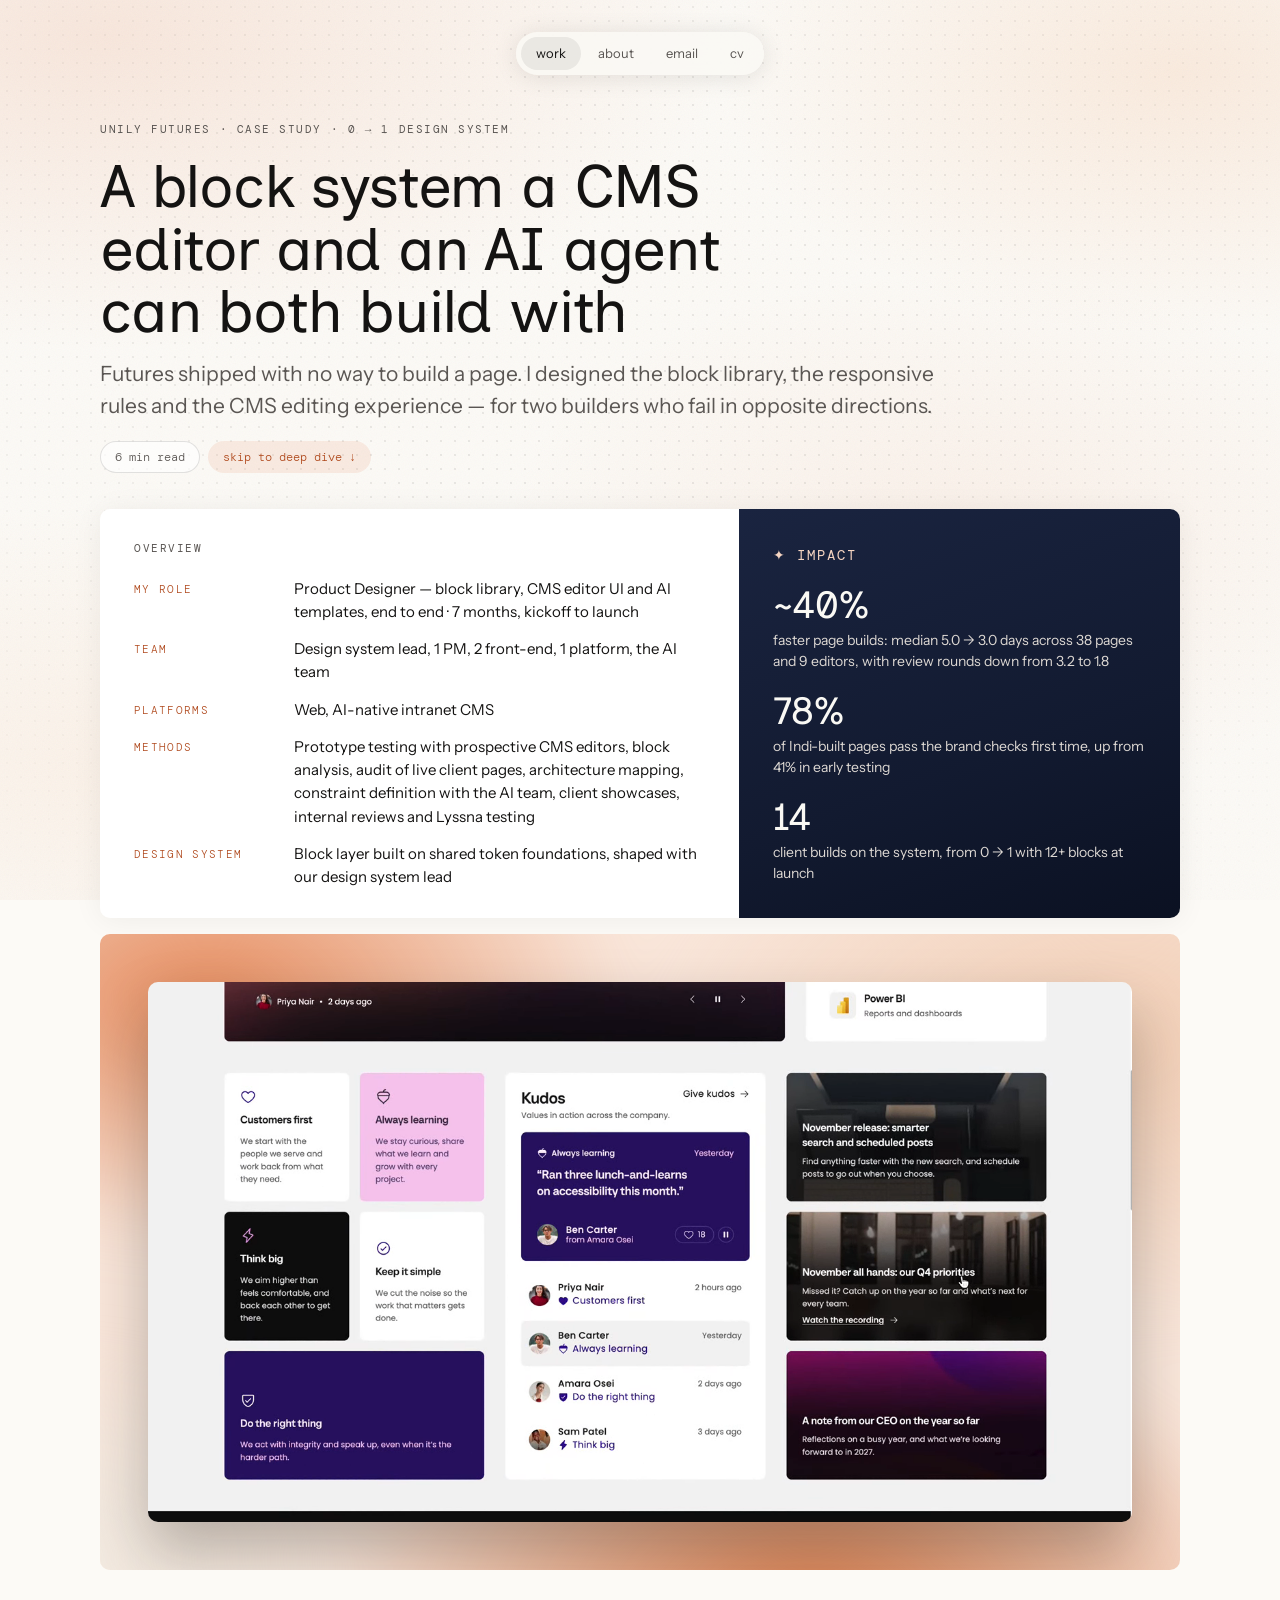
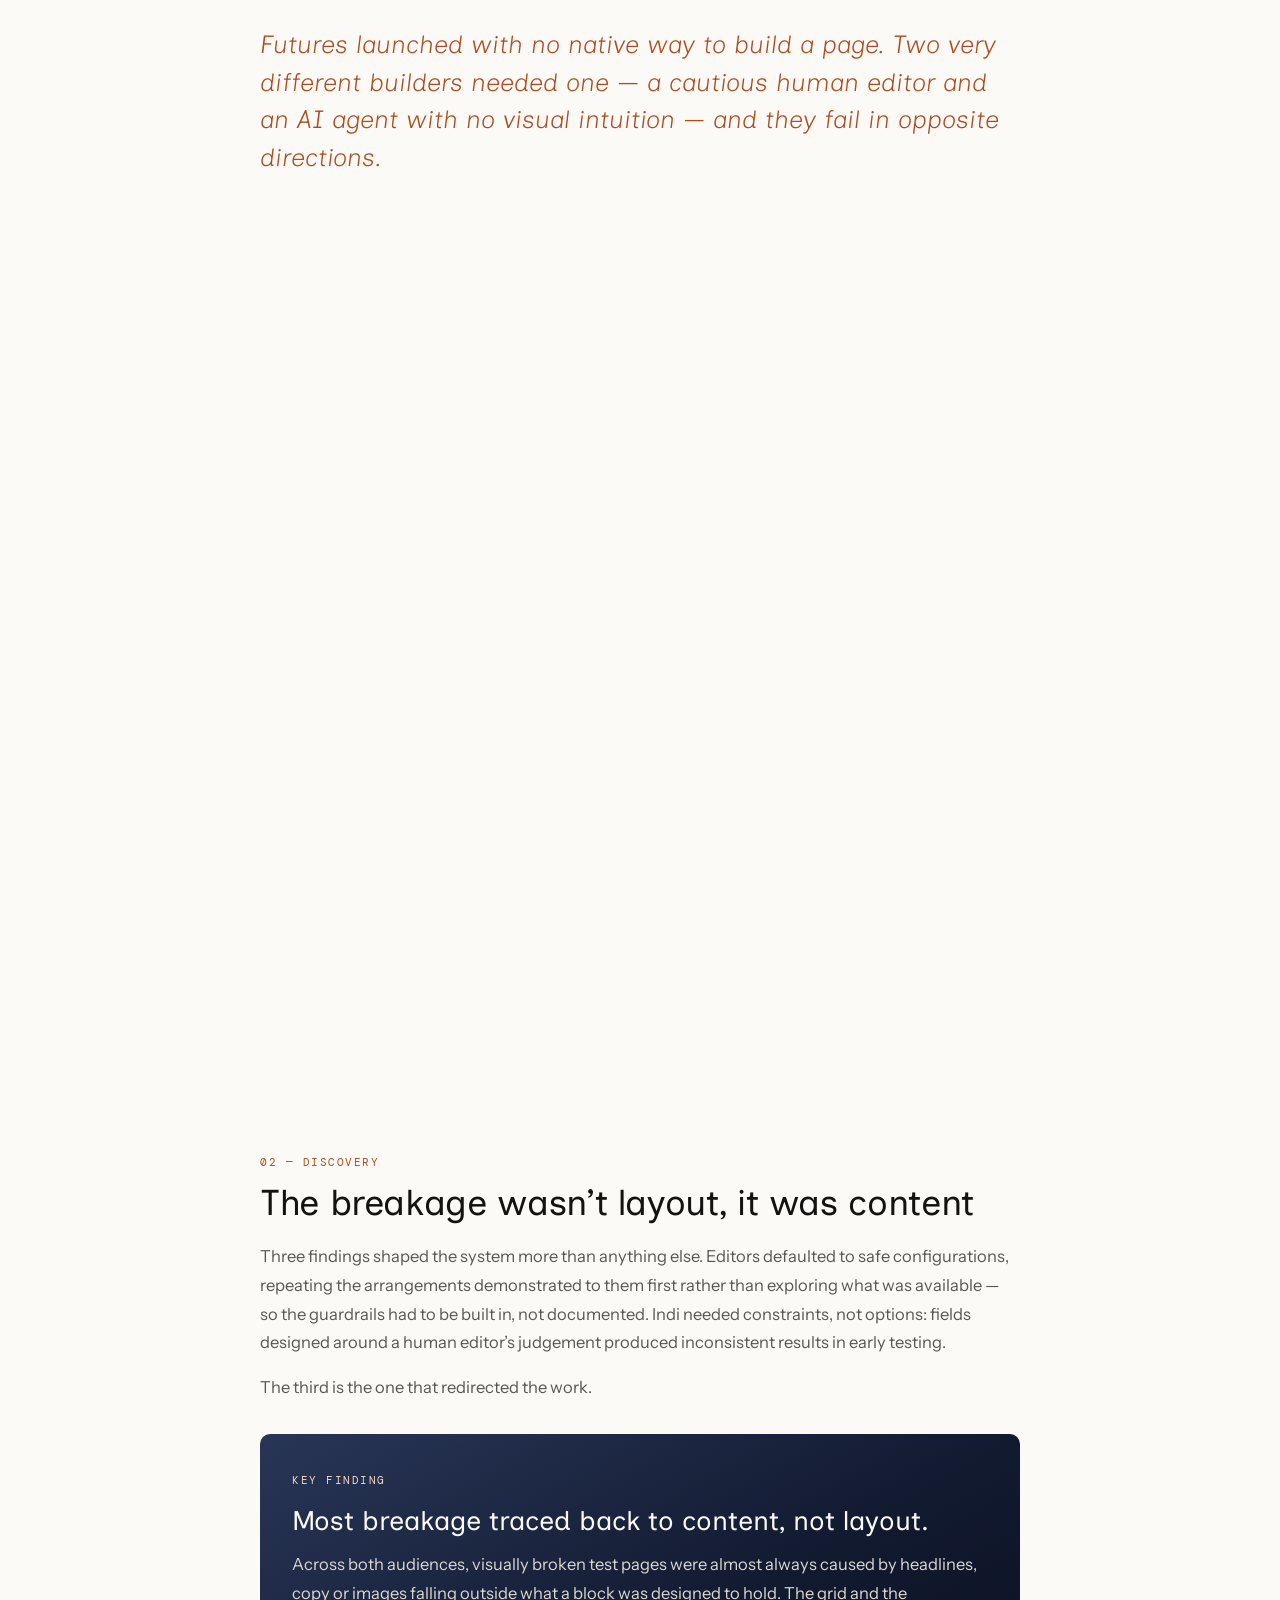
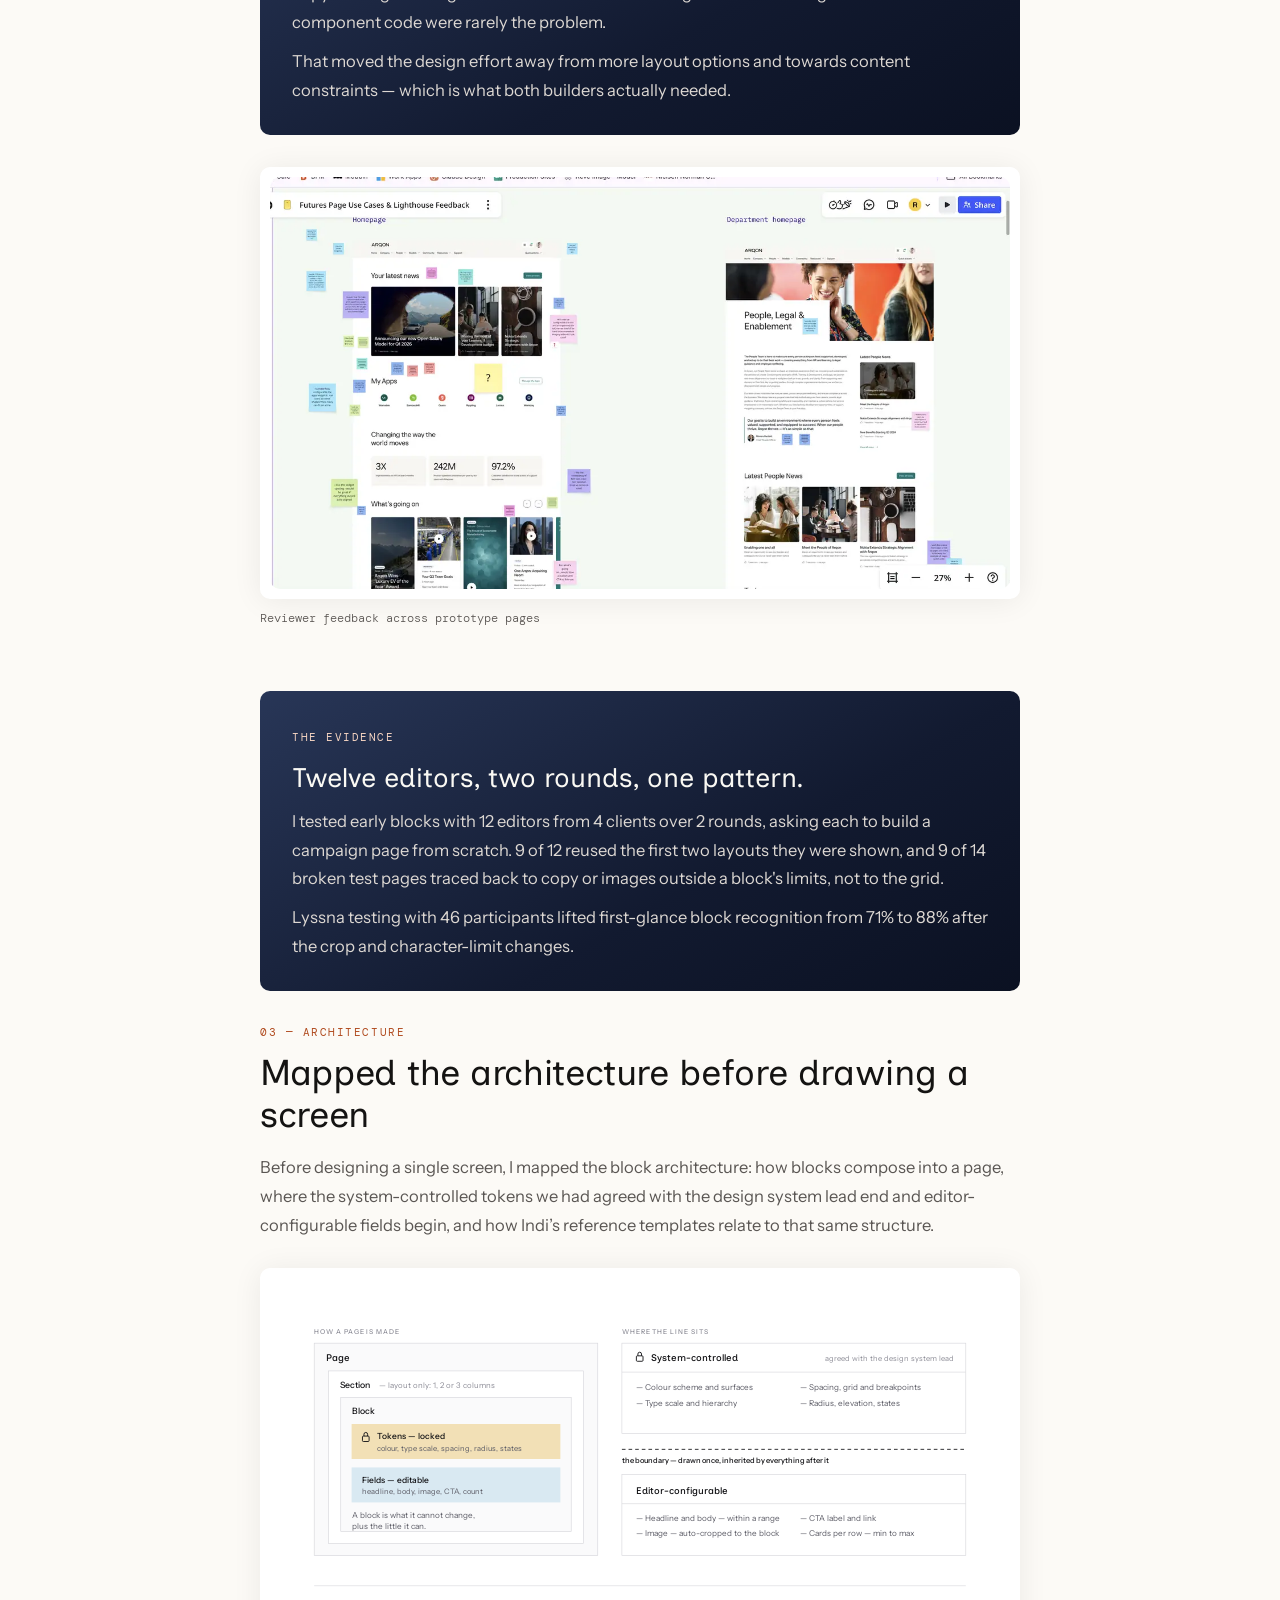
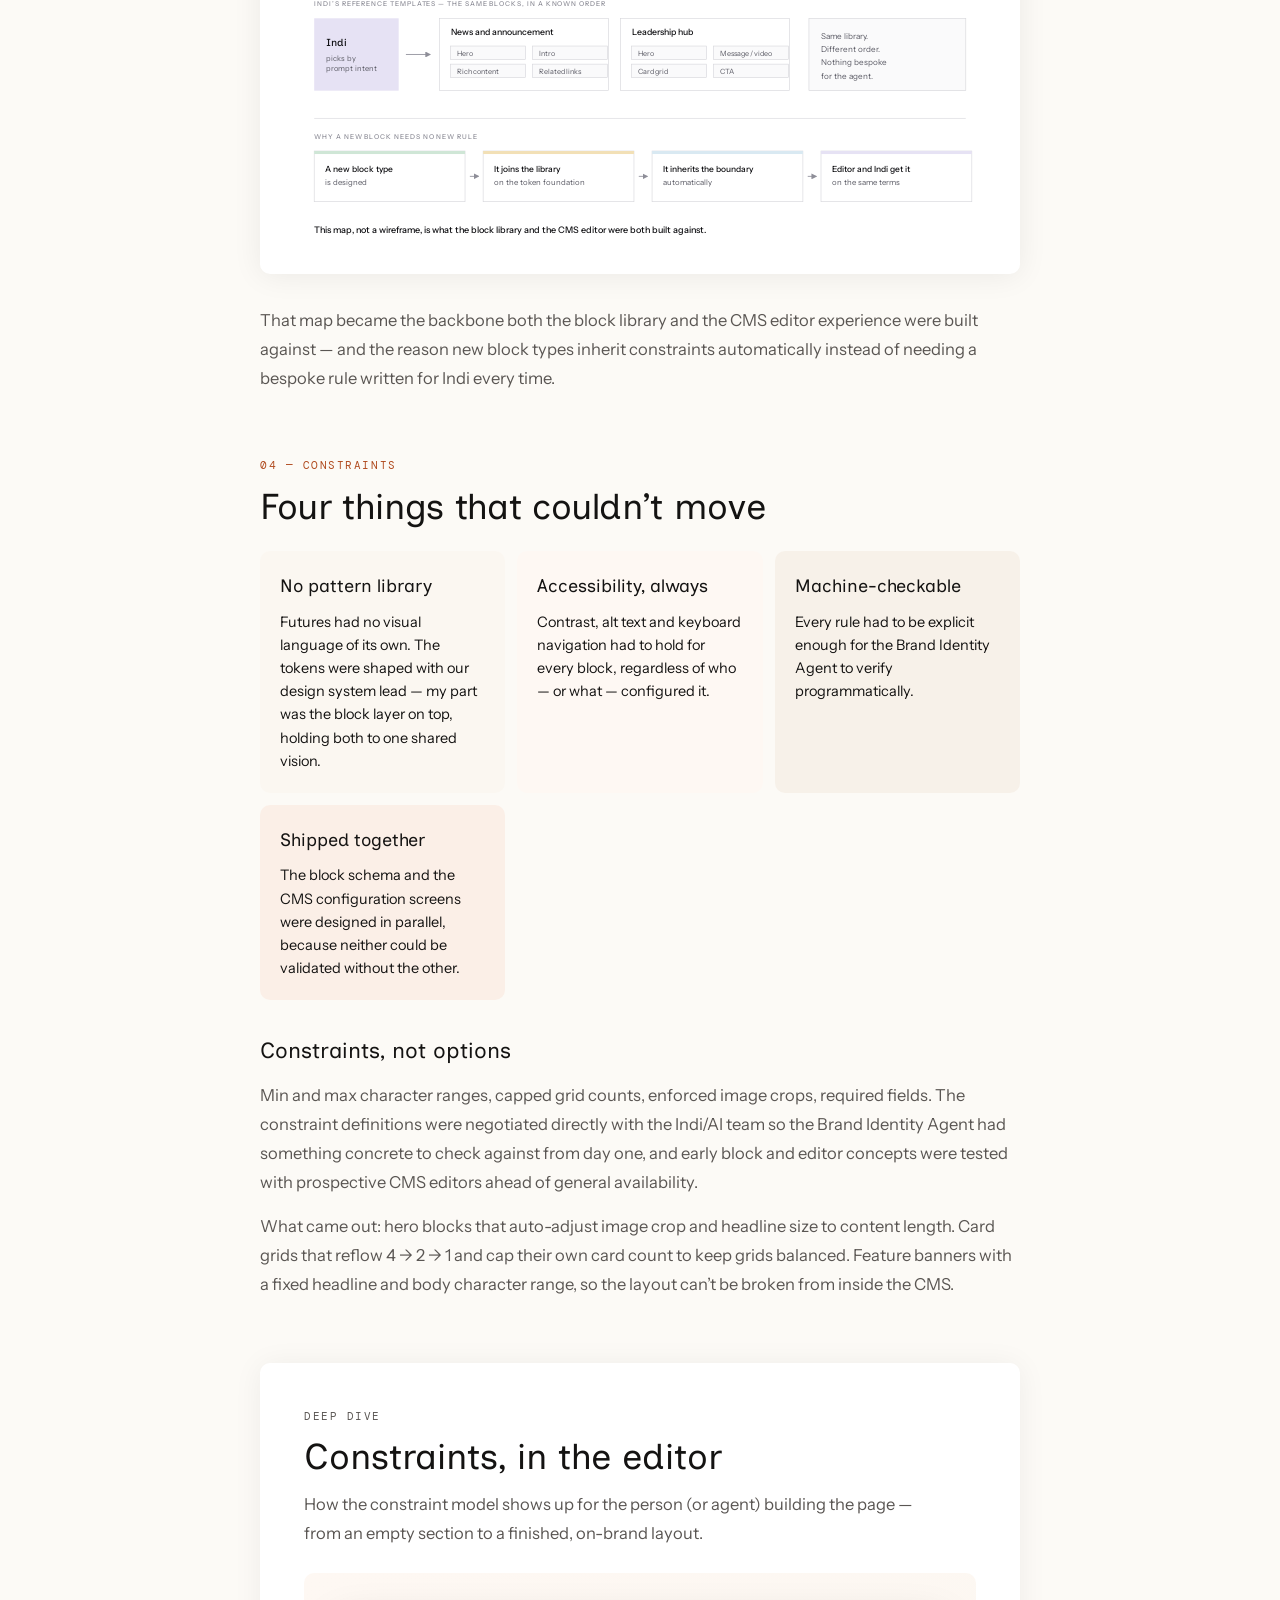
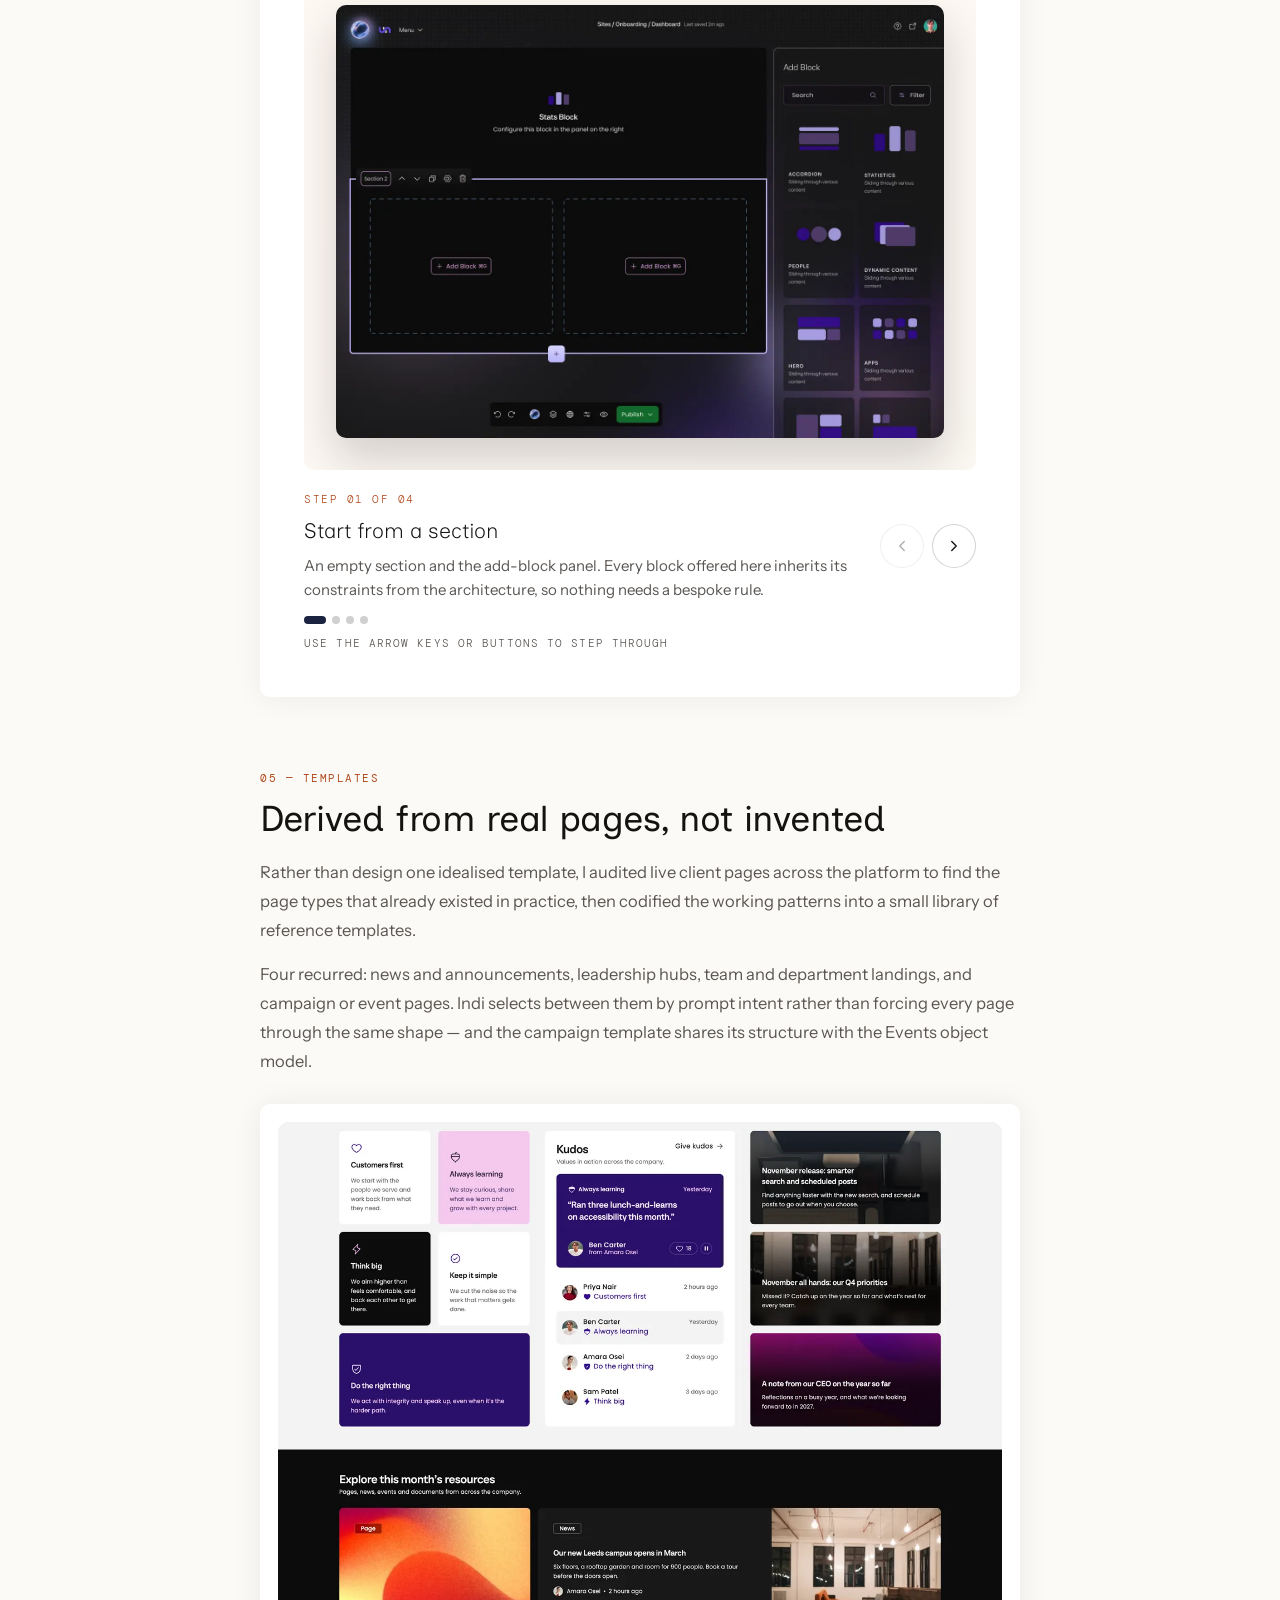
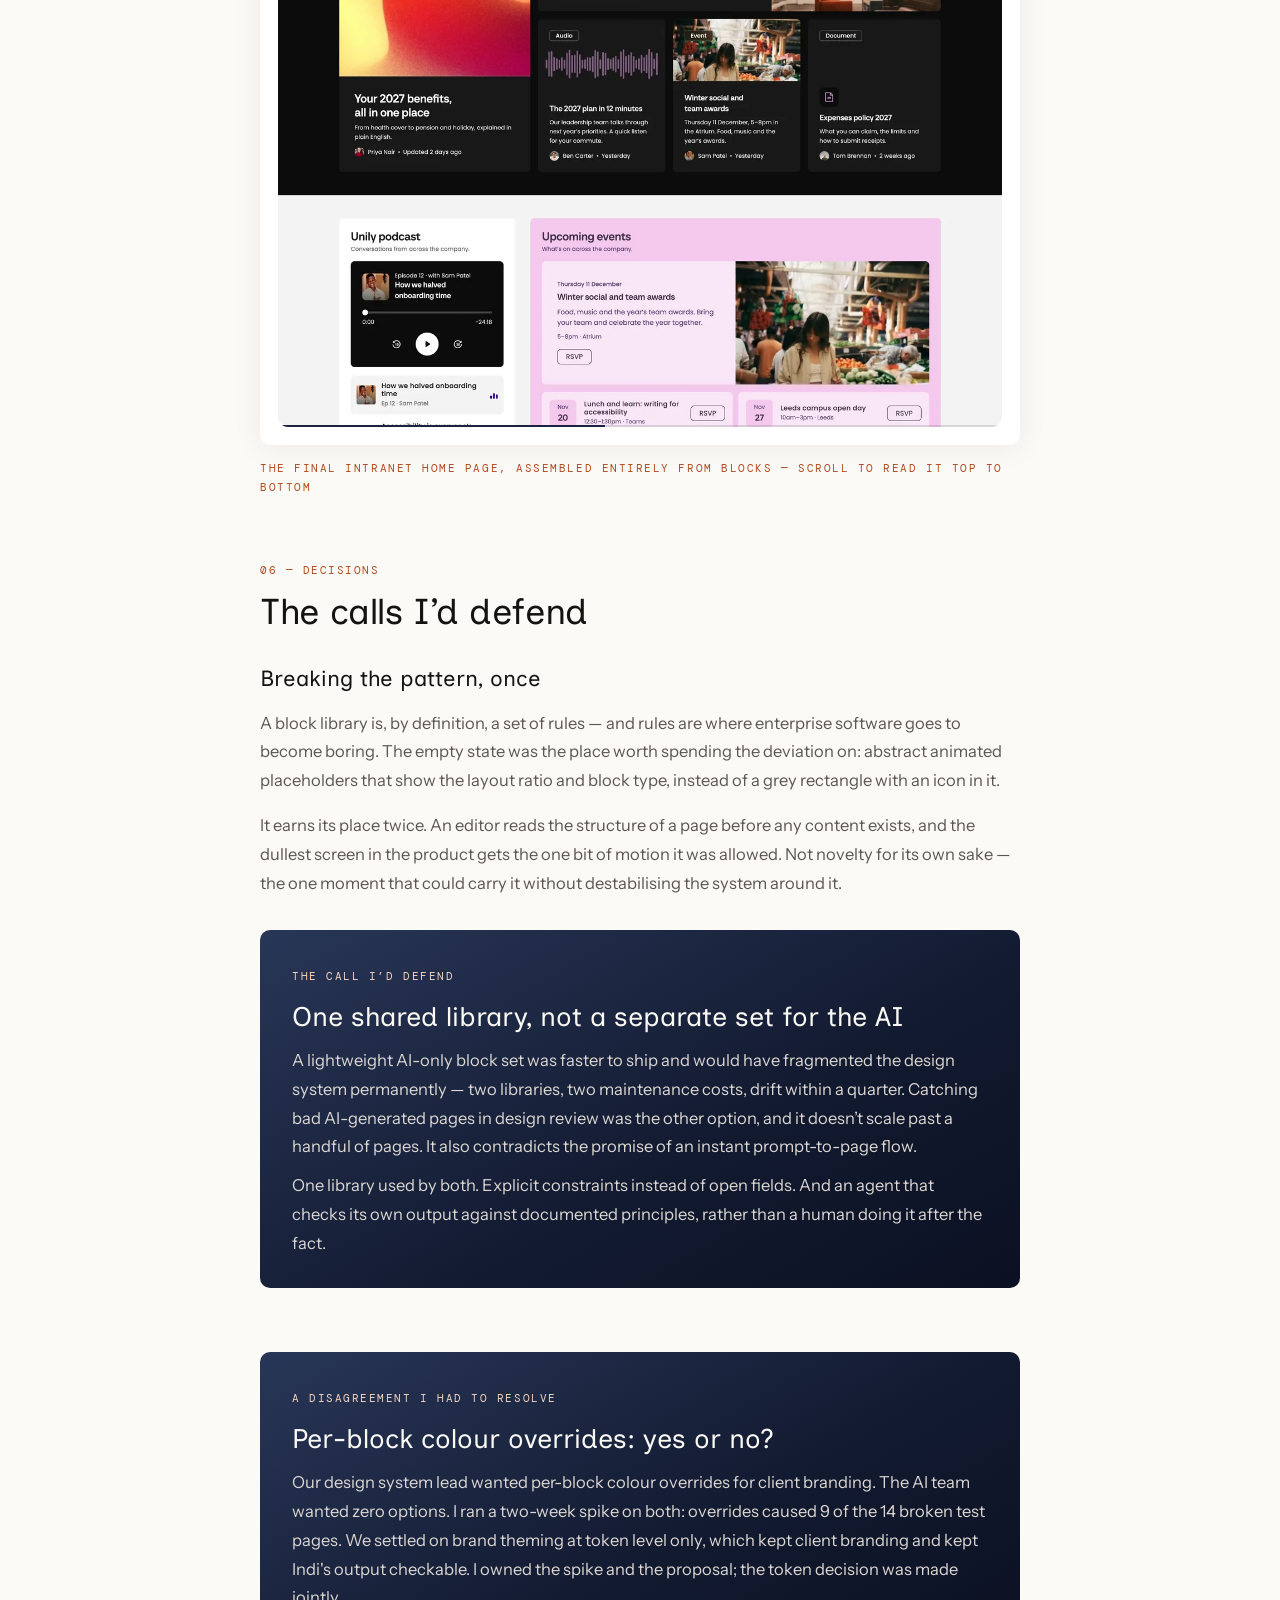
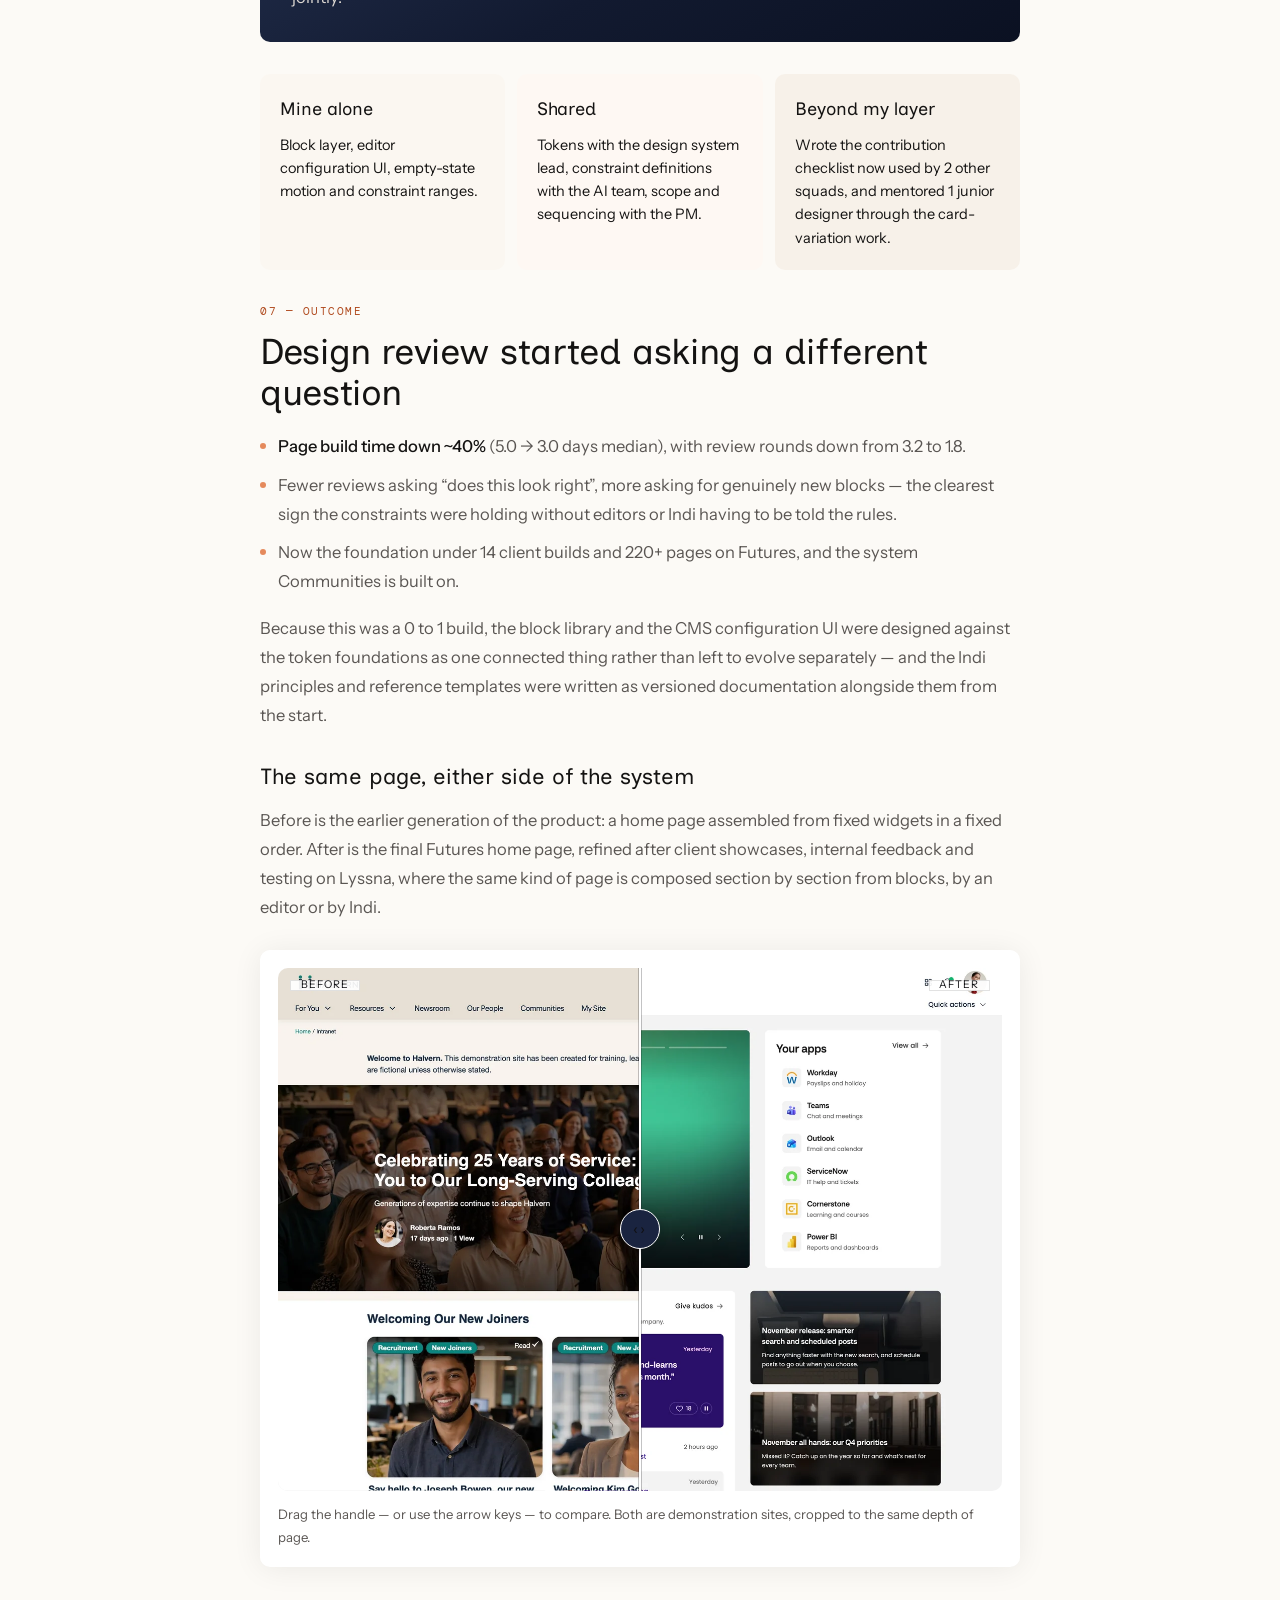
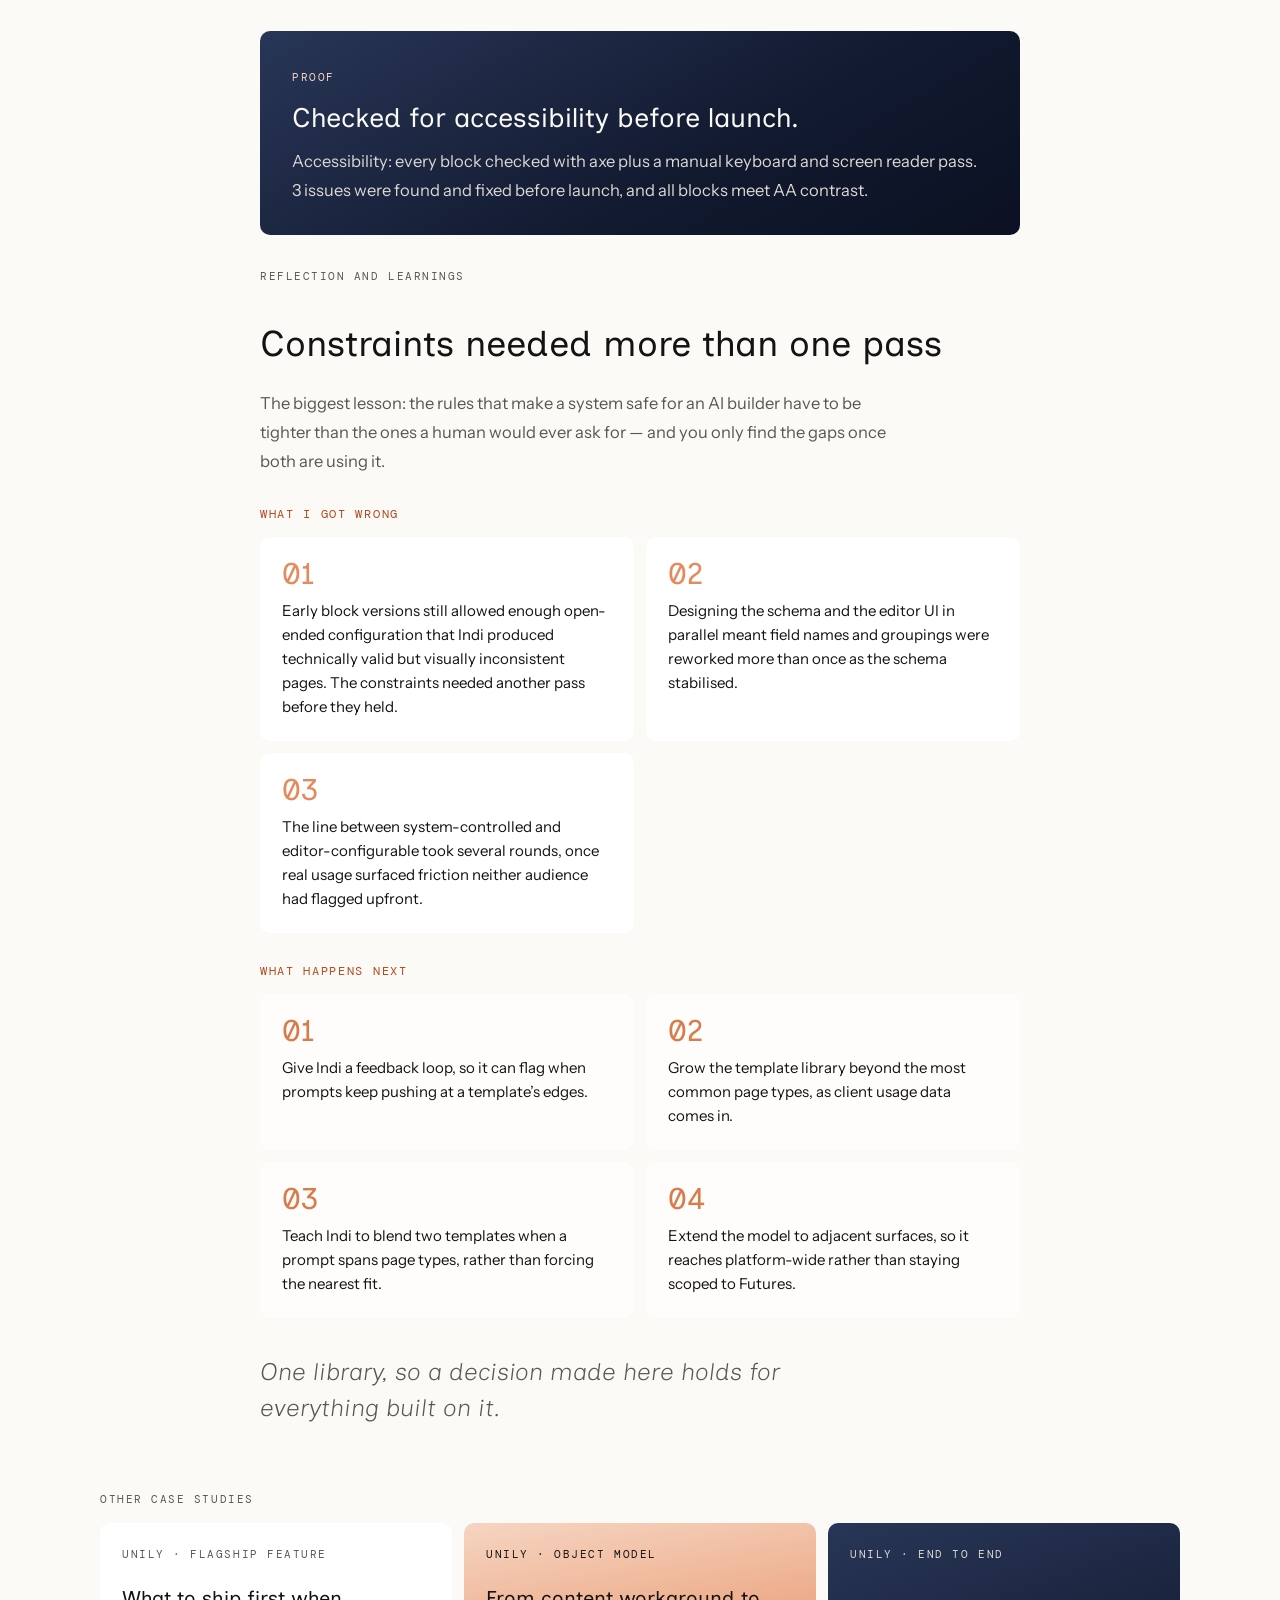
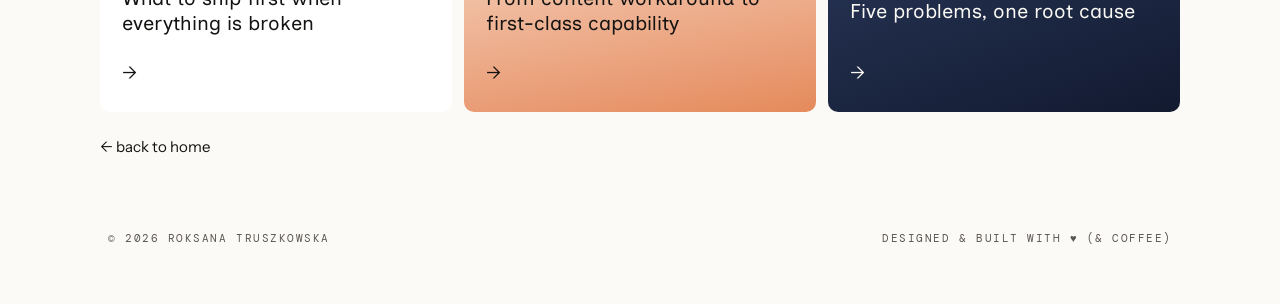
<file: work/portal-blocks.html>
<!DOCTYPE html>
<html lang="en">
<head>
<script>/* always open a page at the top (unless a #section was linked) */
try{history.scrollRestoration='manual';}catch(e){}
(function(){function top(){if(location.hash)return;window.scrollTo(0,0);try{document.documentElement.scrollIntoView({block:'start'});}catch(e){}}
top();addEventListener('DOMContentLoaded',top);addEventListener('load',top);addEventListener('pageshow',top);})();</script>
<meta charset="utf-8">
<meta name="viewport" content="width=device-width,initial-scale=1">
<title>Unily Futures: a block system for editors and AI — Roksana Truszkowska</title>
<meta name="description" content="Futures shipped with no way to build a page. I designed the block library, the responsive rules and the CMS editing experience — for two builders who fail in opposite directions.">
<meta property="og:title" content="Unily Futures: a block system for editors and AI — Roksana Truszkowska">
<meta property="og:description" content="Futures shipped with no way to build a page. I designed the block library, the responsive rules and the CMS editing experience — for two builders who fail in opposite directions.">
<meta property="og:type" content="article">
<link rel="preconnect" href="https://fonts.googleapis.com">
<link rel="preconnect" href="https://fonts.gstatic.com" crossorigin>
<link href="https://fonts.googleapis.com/css2?family=Inclusive+Sans:ital@0;1&family=Instrument+Sans:ital,wght@0,300;0,400;0,500;1,300&family=DM+Mono:wght@300;400&display=swap" rel="stylesheet">
<link rel="stylesheet" href="../assets/css/tokens.css">
<link rel="stylesheet" href="../assets/css/components.css">
<link rel="stylesheet" href="../assets/css/story.css">
<style>
.gap-box{display:none;position:relative;z-index:2;margin:32px 0;padding:20px 22px;border:2px dashed #E58A5C;border-radius:10px;background:#FFF4EC;color:#141312;font:400 15px/1.6 'Instrument Sans',system-ui,sans-serif;text-align:left}
.gap-box .gap-tag{margin:0 0 6px;font:400 11px 'DM Mono',ui-monospace,monospace;letter-spacing:.14em;text-transform:uppercase;color:#B04A1E}
.gap-box h4{margin:0 0 6px;font:400 20px/1.25 'Inclusive Sans',Georgia,serif;color:#141312}
.gap-box .gap-why{margin:0 0 12px;font-size:14px;color:#5A5653}
.gap-box ol{list-style:none;margin:0;padding:0;display:flex;flex-direction:column;gap:9px}
.gap-box li{margin:0;padding:0}
.gap-box li b{margin-right:8px;font:500 12px 'DM Mono',ui-monospace,monospace;color:#B04A1E}
.gap-box .gap-draft{margin:14px 0 0;padding:10px 12px;border-radius:8px;background:#fff;font-size:14px}
.gap-box .gap-draft i{display:block;margin-bottom:2px;font:400 11px 'DM Mono',ui-monospace,monospace;font-style:normal;letter-spacing:.12em;text-transform:uppercase;color:#5A5653}
.gap-box mark{padding:0 4px;border-radius:3px;background:#F6D5C2;color:#141312}
.sx{color:inherit}
.sample-pill{display:none;position:fixed;left:50%;bottom:14px;transform:translateX(-50%);z-index:300;max-width:calc(100% - 28px);padding:8px 14px;border-radius:100px;background:#1F3D2B;color:#F2FAF4;font:400 11px/1.4 'DM Mono',ui-monospace,monospace;letter-spacing:.06em;text-align:center;box-shadow:0 6px 24px rgba(20,19,18,.25)}
.sample-pill .sx{background:#E4F1E7;color:#1F3D2B;border-bottom:none;padding:0 5px}
</style>
</head>
<body class="story">
<a class="skip" href="#content">Skip to content</a>

<div class="pnav-wrap" id="pnav">
  <nav class="pnav" aria-label="Main">
    <a href="../index.html#work" class="active">work</a>
    <a href="../about.html">about</a>
    <a href="mailto:roksanatruszkowska@outlook.com">email</a>
    <a href="../cv.pdf" data-cv download="Roksana-Truszkowska-CV.pdf">cv</a>
  </nav>
</div>

<main id="content">
  <div class="s-wide">
    <header class="s-head s-rv">
      <p class="s-label">Unily Futures · Case study · 0 → 1 design system</p>
      <h1>A block system a CMS editor and an AI agent can both build with</h1>
      <p class="s-sub">Futures shipped with no way to build a page. I designed the block library, the responsive rules and the CMS editing experience — for two builders who fail in opposite directions.</p>
      <div class="s-chips">
        <span class="s-chip">6 min read</span>
        <a class="s-chip" href="#deep-dive">skip to deep dive ↓</a>
      </div>
    </header>

    <section class="s-overview s-rv" aria-label="Project overview">
      <div class="s-meta">
        <p class="s-label">Overview</p>
        <dl><dt>My role</dt><dd>Product Designer — block library, CMS editor UI and AI templates, end to end · <span class="sx">7 months, kickoff to launch</span></dd><dt>Team</dt><dd>Design system lead, 1 PM, 2 front-end, 1 platform, the AI team</dd><dt>Platforms</dt><dd>Web, AI-native intranet CMS</dd><dt>Methods</dt><dd>Prototype testing with prospective CMS editors, block analysis, audit of live client pages, architecture mapping, constraint definition with the AI team, client showcases, internal reviews and Lyssna testing</dd><dt>Design system</dt><dd>Block layer built on shared token foundations, shaped with our design system lead</dd></dl>
      </div>
      <div class="s-impact">
        <p class="s-label">✦ Impact</p>
        <div><b><span class="sx">~40%</span></b><p>faster page builds: median <span class="sx">5.0 → 3.0 days</span> across <span class="sx">38</span> pages and <span class="sx">9</span> editors, with review rounds down from <span class="sx">3.2 to 1.8</span></p></div><div><b><span class="sx">78%</span></b><p>of Indi-built pages pass the brand checks first time, up from <span class="sx">41%</span> in early testing</p></div><div><b><span class="sx">14</span></b><p>client builds on the system, from 0 → 1 with <span class="sx">12+</span> blocks at launch</p></div>
      </div>
    </section>

    <div class="s-hero s-rv"><video autoplay loop muted playsinline controls preload="metadata" poster="../assets/video/portal-home-tour-poster.jpg" aria-label="Scrolling through the final Futures intranet home page, built entirely from blocks"><source src="../assets/video/portal-home-tour.webm" type="video/webm"><source src="../assets/video/portal-home-tour.mp4" type="video/mp4"></video></div>
  </div>

  <div class="s-read">
    <p class="s-intro s-rv">Futures launched with no native way to build a page. Two very different builders needed one — a cautious human editor and an AI agent with no visual intuition — and they fail in opposite directions.</p>
    <section class="s-chapter s-rv" id="problem">
      <span class="s-label">01 — The problem</span>
      <h2>Two builders, two failure modes</h2>
      <p>Futures launched with no native way to build a page. No block library, no defined visual language, no CMS experience for configuring one — and two very different builders who both needed one, failing in opposite directions.</p>
      <div class="s-cards"><div class="s-card"><h4>The CMS editor</h4><p>Defaults to caution. In prototype testing, editors reached for whichever two or three configurations they had been shown first. They learn what looks right through trial and error, not documentation.</p><p class="s-then">Needs guardrails that prevent mistakes.</p></div><div class="s-card"><h4>Indi, the AI agent</h4><p>No visual intuition to fall back on, so open-ended fields produce pages that are technically valid and visually broken. Every rule has to be explicit enough for its Brand Identity Agent to verify.</p><p class="s-then">Needs constraints, not options.</p></div></div>
      <p>Without a shared system, every page would have to be reasoned about individually rather than assembled from a trusted set of parts. Slow, inconsistent builds for editors — and no foundation at all for Indi.</p>
      <div class="s-pair"><figure class="s-fig">
        <div class="s-frame"><img src="../assets/img/blocks/indi-empty-page.webp" alt="Indi&#x27;s chat panel proposing a three-step plan beside an empty page canvas" loading="lazy"><button type="button" class="s-zoom" aria-label="Enlarge image"><svg viewBox="0 0 24 24" fill="none" stroke="currentColor" stroke-width="1.8" stroke-linecap="round" aria-hidden="true"><path d="M15 3h6v6M9 21H3v-6M21 3l-7 7M3 21l7-7"/></svg></button></div>
        <figcaption>Indi proposing a plan beside an empty page — the AI builder</figcaption>
      </figure><figure class="s-fig">
        <div class="s-frame"><img src="../assets/img/blocks/analysis-board.webp" alt="Block analysis board grouping new blocks, enhancements and integrations by priority" loading="lazy"><button type="button" class="s-zoom" aria-label="Enlarge image"><svg viewBox="0 0 24 24" fill="none" stroke="currentColor" stroke-width="1.8" stroke-linecap="round" aria-hidden="true"><path d="M15 3h6v6M9 21H3v-6M21 3l-7 7M3 21l7-7"/></svg></button></div>
        <figcaption>Block analysis board, grouped by priority</figcaption>
      </figure></div>
      </section>
<section class="s-chapter s-rv" id="discovery">
      <span class="s-label">02 — Discovery</span>
      <h2>The breakage wasn’t layout, it was content</h2>
      <p>Three findings shaped the system more than anything else. Editors defaulted to safe configurations, repeating the arrangements demonstrated to them first rather than exploring what was available — so the guardrails had to be built in, not documented. Indi needed constraints, not options: fields designed around a human editor’s judgement produced inconsistent results in early testing.</p>
      <p>The third is the one that redirected the work.</p>
      <aside class="s-callout"><span class="s-label">Key finding</span><h3>Most breakage traced back to content, not layout.</h3><p>Across both audiences, visually broken test pages were almost always caused by headlines, copy or images falling outside what a block was designed to hold. The grid and the component code were rarely the problem.</p><p>That moved the design effort away from more layout options and towards content constraints — which is what both builders actually needed.</p></aside>
      <figure class="s-fig">
        <div class="s-frame"><img src="../assets/img/blocks/reviewer-feedback.webp" alt="Reviewer feedback stickies across prototype pages" loading="lazy"><button type="button" class="s-zoom" aria-label="Enlarge image"><svg viewBox="0 0 24 24" fill="none" stroke="currentColor" stroke-width="1.8" stroke-linecap="round" aria-hidden="true"><path d="M15 3h6v6M9 21H3v-6M21 3l-7 7M3 21l7-7"/></svg></button></div>
        <figcaption>Reviewer feedback across prototype pages</figcaption>
      </figure>
      </section>
<aside class="s-callout"><span class="s-label">The evidence</span><h3>Twelve editors, two rounds, one pattern.</h3><p>I tested early blocks with <span class="sx">12 editors from 4 clients</span> over <span class="sx">2 rounds</span>, asking each to build a campaign page from scratch. <span class="sx">9 of 12</span> reused the first two layouts they were shown, and <span class="sx">9 of 14</span> broken test pages traced back to copy or images outside a block's limits, not to the grid.</p><p>Lyssna testing with <span class="sx">46 participants</span> lifted first-glance block recognition from <span class="sx">71% to 88%</span> after the crop and character-limit changes.</p></aside>
<section class="s-chapter s-rv" id="architecture">
      <span class="s-label">03 — Architecture</span>
      <h2>Mapped the architecture before drawing a screen</h2>
      <p>Before designing a single screen, I mapped the block architecture: how blocks compose into a page, where the system-controlled tokens we had agreed with the design system lead end and editor-configurable fields begin, and how Indi’s reference templates relate to that same structure.</p>
      <div class="s-raw"><div class="diagram">
        <svg aria-label="Block architecture map" role="img" viewBox="0 0 1200 900" xmlns="http://www.w3.org/2000/svg">
          <defs>
            <marker id="ah2" markerHeight="7" markerWidth="7" orient="auto-start-reverse" refX="8" refY="5" viewBox="0 0 10 10">
              <path d="M0 0 L10 5 L0 10 z" fill="#8E8E98"/>
            </marker>
          </defs>
          <rect fill="#fff" height="900" width="1200"/>
          <text fill="#8E8E98" font-size="11" font-weight="500" letter-spacing=".14em" text-anchor="start" x="60" y="34">HOW A PAGE IS MADE</text>
          <rect fill="#FAFAFB" height="352" stroke="#D5D5DA" stroke-width="1" width="470" x="60" y="50"/>
          <text class="d" fill="#111114" font-size="16" font-weight="500" letter-spacing="0" text-anchor="start" x="80" y="80">Page</text>
          <rect fill="#fff" height="286" stroke="#D5D5DA" stroke-width="1" width="422" x="84" y="96"/>
          <text fill="#111114" font-size="14.5" font-weight="500" letter-spacing="0" text-anchor="start" x="102" y="124">Section</text>
          <text fill="#8E8E98" font-size="13" font-weight="400" letter-spacing="0" text-anchor="start" x="168" y="124">— layout only: 1, 2 or 3 columns</text>
          <rect fill="#FAFAFB" height="222" stroke="#D5D5DA" stroke-width="1" width="382" x="104" y="140"/>
          <text fill="#111114" font-size="14.5" font-weight="500" letter-spacing="0" text-anchor="start" x="122" y="168">Block</text>
          <rect fill="#F2E0B6" height="58" stroke="none" stroke-width="1" width="346" x="122" y="184"/>
          <g fill="none" stroke="#111114" stroke-width="1.5">
            <rect height="9" rx="1.5" width="11" x="140" y="204"/>
            <path d="M142.5 204 v-3 a3 3 0 0 1 6 0 v3"/>
          </g>
          <text fill="#111114" font-size="14" font-weight="500" letter-spacing="0" text-anchor="start" x="164" y="209">Tokens — locked</text>
          <text fill="#5C5C66" font-size="12.5" font-weight="400" letter-spacing="0" text-anchor="start" x="164" y="228">colour, type scale, spacing, radius, states</text>
          <rect fill="#D9E9F2" height="58" stroke="none" stroke-width="1" width="346" x="122" y="256"/>
          <text fill="#111114" font-size="14" font-weight="500" letter-spacing="0" text-anchor="start" x="140" y="281">Fields — editable</text>
          <text fill="#5C5C66" font-size="12.5" font-weight="400" letter-spacing="0" text-anchor="start" x="140" y="300">headline, body, image, CTA, count</text>
          <text fill="#5C5C66" font-size="13.5" font-weight="400" letter-spacing="0" text-anchor="start" x="122" y="340">A block is what it cannot change,</text>
          <text fill="#5C5C66" font-size="13.5" font-weight="400" letter-spacing="0" text-anchor="start" x="122" y="358">plus the little it can.</text>
          <text fill="#8E8E98" font-size="11" font-weight="500" letter-spacing=".14em" text-anchor="start" x="570" y="34">WHERE THE LINE SITS</text>
          <rect fill="#fff" height="150" stroke="#D5D5DA" stroke-width="1" width="570" x="570" y="50"/>
          <g fill="none" stroke="#111114" stroke-width="1.5">
            <rect height="9" rx="1.5" width="11" x="594" y="71"/>
            <path d="M596.5 71 v-3 a3 3 0 0 1 6 0 v3"/>
          </g>
          <text class="d" fill="#111114" font-size="16" font-weight="500" letter-spacing="0" text-anchor="start" x="618" y="80">System-controlled</text>
          <text fill="#8E8E98" font-size="12.5" font-weight="400" letter-spacing="0" text-anchor="end" x="1120" y="80">agreed with the design system lead</text>
          <line stroke="#D5D5DA" x1="570" x2="1140" y1="98" y2="98"/>
          <text fill="#5C5C66" font-size="13.5" font-weight="400" letter-spacing="0" text-anchor="start" x="594" y="128">— Colour scheme and surfaces</text>
          <text fill="#5C5C66" font-size="13.5" font-weight="400" letter-spacing="0" text-anchor="start" x="594" y="154">— Type scale and hierarchy</text>
          <text fill="#5C5C66" font-size="13.5" font-weight="400" letter-spacing="0" text-anchor="start" x="866" y="128">— Spacing, grid and breakpoints</text>
          <text fill="#5C5C66" font-size="13.5" font-weight="400" letter-spacing="0" text-anchor="start" x="866" y="154">— Radius, elevation, states</text>
          <line stroke="#111114" stroke-dasharray="6 5" stroke-width="1.4" x1="570" x2="1140" y1="226" y2="226"/>
          <text fill="#111114" font-size="12.5" font-weight="500" letter-spacing="0" text-anchor="start" x="570" y="248">the boundary — drawn once, inherited by everything after it</text>
          <rect fill="#fff" height="134" stroke="#D5D5DA" stroke-width="1" width="570" x="570" y="268"/>
          <text class="d" fill="#111114" font-size="16" font-weight="500" letter-spacing="0" text-anchor="start" x="594" y="300">Editor-configurable</text>
          <line stroke="#D5D5DA" x1="570" x2="1140" y1="316" y2="316"/>
          <text fill="#5C5C66" font-size="13.5" font-weight="400" letter-spacing="0" text-anchor="start" x="594" y="344">— Headline and body — within a range</text>
          <text fill="#5C5C66" font-size="13.5" font-weight="400" letter-spacing="0" text-anchor="start" x="594" y="370">— Image — auto-cropped to the block</text>
          <text fill="#5C5C66" font-size="13.5" font-weight="400" letter-spacing="0" text-anchor="start" x="866" y="344">— CTA label and link</text>
          <text fill="#5C5C66" font-size="13.5" font-weight="400" letter-spacing="0" text-anchor="start" x="866" y="370">— Cards per row — min to max</text>
          <line stroke="#D5D5DA" x1="60" x2="1140" y1="452" y2="452"/>
          <text fill="#8E8E98" font-size="11" font-weight="500" letter-spacing=".14em" text-anchor="start" x="60" y="486">INDI’S REFERENCE TEMPLATES — THE SAME BLOCKS, IN A KNOWN ORDER</text>
          <rect fill="#E6E2F4" height="120" stroke="none" stroke-width="1" width="140" x="60" y="506"/>
          <text class="d" fill="#111114" font-size="17" font-weight="500" letter-spacing="0" text-anchor="start" x="80" y="552">Indi</text>
          <text fill="#5C5C66" font-size="12.5" font-weight="400" letter-spacing="0" text-anchor="start" x="80" y="576">picks by</text>
          <text fill="#5C5C66" font-size="12.5" font-weight="400" letter-spacing="0" text-anchor="start" x="80" y="594">prompt intent</text>
          <line marker-end="url(#ah2)" stroke="#8E8E98" stroke-width="1.4" x1="212" x2="252" y1="566" y2="566"/>
          <rect fill="#fff" height="120" stroke="#D5D5DA" stroke-width="1" width="280" x="268" y="506"/>
          <text fill="#111114" font-size="14.5" font-weight="500" letter-spacing="0" text-anchor="start" x="286" y="534">News and announcement</text>
          <rect fill="#FAFAFB" height="22" stroke="#D5D5DA" stroke-width="1" width="124" x="286" y="552"/>
          <text fill="#5C5C66" font-size="12" font-weight="400" letter-spacing="0" text-anchor="start" x="296" y="568">Hero</text>
          <rect fill="#FAFAFB" height="22" stroke="#D5D5DA" stroke-width="1" width="124" x="422" y="552"/>
          <text fill="#5C5C66" font-size="12" font-weight="400" letter-spacing="0" text-anchor="start" x="432" y="568">Intro</text>
          <rect fill="#FAFAFB" height="22" stroke="#D5D5DA" stroke-width="1" width="124" x="286" y="582"/>
          <text fill="#5C5C66" font-size="12" font-weight="400" letter-spacing="0" text-anchor="start" x="296" y="598">Rich content</text>
          <rect fill="#FAFAFB" height="22" stroke="#D5D5DA" stroke-width="1" width="124" x="422" y="582"/>
          <text fill="#5C5C66" font-size="12" font-weight="400" letter-spacing="0" text-anchor="start" x="432" y="598">Related links</text>
          <rect fill="#fff" height="120" stroke="#D5D5DA" stroke-width="1" width="280" x="568" y="506"/>
          <text fill="#111114" font-size="14.5" font-weight="500" letter-spacing="0" text-anchor="start" x="586" y="534">Leadership hub</text>
          <rect fill="#FAFAFB" height="22" stroke="#D5D5DA" stroke-width="1" width="124" x="586" y="552"/>
          <text fill="#5C5C66" font-size="12" font-weight="400" letter-spacing="0" text-anchor="start" x="596" y="568">Hero</text>
          <rect fill="#FAFAFB" height="22" stroke="#D5D5DA" stroke-width="1" width="124" x="722" y="552"/>
          <text fill="#5C5C66" font-size="12" font-weight="400" letter-spacing="0" text-anchor="start" x="732" y="568">Message / video</text>
          <rect fill="#FAFAFB" height="22" stroke="#D5D5DA" stroke-width="1" width="124" x="586" y="582"/>
          <text fill="#5C5C66" font-size="12" font-weight="400" letter-spacing="0" text-anchor="start" x="596" y="598">Card grid</text>
          <rect fill="#FAFAFB" height="22" stroke="#D5D5DA" stroke-width="1" width="124" x="722" y="582"/>
          <text fill="#5C5C66" font-size="12" font-weight="400" letter-spacing="0" text-anchor="start" x="732" y="598">CTA</text>
          <rect fill="#FAFAFB" height="120" stroke="#D5D5DA" stroke-width="1" width="260" x="880" y="506"/>
          <text fill="#5C5C66" font-size="13.5" font-weight="400" letter-spacing="0" text-anchor="start" x="900" y="540">Same library.</text>
          <text fill="#5C5C66" font-size="13.5" font-weight="400" letter-spacing="0" text-anchor="start" x="900" y="562">Different order.</text>
          <text fill="#5C5C66" font-size="13.5" font-weight="400" letter-spacing="0" text-anchor="start" x="900" y="584">Nothing bespoke</text>
          <text fill="#5C5C66" font-size="13.5" font-weight="400" letter-spacing="0" text-anchor="start" x="900" y="606">for the agent.</text>
          <line stroke="#D5D5DA" x1="60" x2="1140" y1="672" y2="672"/>
          <text fill="#8E8E98" font-size="11" font-weight="500" letter-spacing=".14em" text-anchor="start" x="60" y="706">WHY A NEW BLOCK NEEDS NO NEW RULE</text>
          <rect fill="#fff" height="84" stroke="#D5D5DA" stroke-width="1" width="250" x="60" y="726"/>
          <rect fill="#CFE6D6" height="5" stroke="none" stroke-width="1" width="250" x="60" y="726"/>
          <text fill="#111114" font-size="14" font-weight="500" letter-spacing="0" text-anchor="start" x="78" y="760">A new block type</text>
          <text fill="#5C5C66" font-size="13" font-weight="400" letter-spacing="0" text-anchor="start" x="78" y="782">is designed</text>
          <line marker-end="url(#ah2)" stroke="#8E8E98" stroke-width="1.4" x1="318" x2="332" y1="768" y2="768"/>
          <rect fill="#fff" height="84" stroke="#D5D5DA" stroke-width="1" width="250" x="340" y="726"/>
          <rect fill="#F2E0B6" height="5" stroke="none" stroke-width="1" width="250" x="340" y="726"/>
          <text fill="#111114" font-size="14" font-weight="500" letter-spacing="0" text-anchor="start" x="358" y="760">It joins the library</text>
          <text fill="#5C5C66" font-size="13" font-weight="400" letter-spacing="0" text-anchor="start" x="358" y="782">on the token foundation</text>
          <line marker-end="url(#ah2)" stroke="#8E8E98" stroke-width="1.4" x1="598" x2="612" y1="768" y2="768"/>
          <rect fill="#fff" height="84" stroke="#D5D5DA" stroke-width="1" width="250" x="620" y="726"/>
          <rect fill="#D9E9F2" height="5" stroke="none" stroke-width="1" width="250" x="620" y="726"/>
          <text fill="#111114" font-size="14" font-weight="500" letter-spacing="0" text-anchor="start" x="638" y="760">It inherits the boundary</text>
          <text fill="#5C5C66" font-size="13" font-weight="400" letter-spacing="0" text-anchor="start" x="638" y="782">automatically</text>
          <line marker-end="url(#ah2)" stroke="#8E8E98" stroke-width="1.4" x1="878" x2="892" y1="768" y2="768"/>
          <rect fill="#fff" height="84" stroke="#D5D5DA" stroke-width="1" width="250" x="900" y="726"/>
          <rect fill="#E6E2F4" height="5" stroke="none" stroke-width="1" width="250" x="900" y="726"/>
          <text fill="#111114" font-size="14" font-weight="500" letter-spacing="0" text-anchor="start" x="918" y="760">Editor and Indi get it</text>
          <text fill="#5C5C66" font-size="13" font-weight="400" letter-spacing="0" text-anchor="start" x="918" y="782">on the same terms</text>
          <text fill="#111114" font-size="15" font-weight="500" letter-spacing="0" text-anchor="start" x="60" y="862">This map, not a wireframe, is what the block library and the CMS editor were both built against.</text>
        </svg>
      </div></div>
      <p>That map became the backbone both the block library and the CMS editor experience were built against — and the reason new block types inherit constraints automatically instead of needing a bespoke rule written for Indi every time.</p>
      </section>
<section class="s-chapter s-rv" id="constraints">
      <span class="s-label">04 — Constraints</span>
      <h2>Four things that couldn’t move</h2>
      <div class="s-cards"><div class="s-card"><h4>No pattern library</h4><p>Futures had no visual language of its own. The tokens were shaped with our design system lead — my part was the block layer on top, holding both to one shared vision.</p></div><div class="s-card"><h4>Accessibility, always</h4><p>Contrast, alt text and keyboard navigation had to hold for every block, regardless of who — or what — configured it.</p></div><div class="s-card"><h4>Machine-checkable</h4><p>Every rule had to be explicit enough for the Brand Identity Agent to verify programmatically.</p></div><div class="s-card"><h4>Shipped together</h4><p>The block schema and the CMS configuration screens were designed in parallel, because neither could be validated without the other.</p></div></div>
      <h3>Constraints, not options</h3>
      <p>Min and max character ranges, capped grid counts, enforced image crops, required fields. The constraint definitions were negotiated directly with the Indi/AI team so the Brand Identity Agent had something concrete to check against from day one, and early block and editor concepts were tested with prospective CMS editors ahead of general availability.</p>
      <p>What came out: hero blocks that auto-adjust image crop and headline size to content length. Card grids that reflow 4 → 2 → 1 and cap their own card count to keep grids balanced. Feature banners with a fixed headline and body character range, so the layout can’t be broken from inside the CMS.</p>
      </section>
<section class="s-deep s-rv" id="deep-dive" tabindex="0" aria-label="Deep dive: Constraints, in the editor">
      <div class="s-deep-head">
        <p class="s-label">Deep dive</p>
        <h2>Constraints, in the editor</h2>
        <p>How the constraint model shows up for the person (or agent) building the page — from an empty section to a finished, on-brand layout.</p>
      </div>
      <div class="s-stage"><div class="s-shot" data-title="Start from a section" data-body="An empty section and the add-block panel. Every block offered here inherits its constraints from the architecture, so nothing needs a bespoke rule."><img src="../assets/img/blocks/empty-section.webp" alt="The page editor with an empty section and the add-block panel open" loading="lazy"></div><div class="s-shot" data-title="Read the layout before the content" data-body="Animated placeholders show the layout ratio and block type, so an editor reads the structure of a page before any content exists."><img src="../assets/img/blocks/block-placeholders.gif" alt="Animated block placeholders" loading="lazy"></div><div class="s-shot" data-title="Constraints that hold" data-body="Character ranges, capped grids and enforced crops: the layout can’t be broken from inside the CMS, by a person or by Indi."><video loop muted playsinline preload="metadata" poster="../assets/video/portal-blocks-constraints-poster.jpg" aria-label="Blocks adapting to content length"><source src="../assets/video/portal-blocks-constraints.webm" type="video/webm"><source src="../assets/video/portal-blocks-constraints.mp4" type="video/mp4"></video></div><div class="s-shot" data-title="One card, every variation" data-body="Compact and featured, list and grid, with the metadata options that stayed in scope and the ones that were ruled out. A decision made here holds for everything built on it."><img src="../assets/img/blocks/people-card-variations.webp" alt="Figma board of people card variations, CMS configuration and block layouts across list and grid" loading="lazy"></div></div>
      <div class="s-ctrl">
        <div class="s-step-text" aria-live="polite">
          <p class="s-step-n"></p>
          <p class="s-step-title"></p>
          <p class="s-step-body"></p>
        </div>
        <div class="s-btns">
          <button type="button" class="s-btn" data-prev aria-label="Previous step"><svg viewBox="0 0 24 24" fill="none" stroke="currentColor" stroke-width="1.8" stroke-linecap="round" stroke-linejoin="round" aria-hidden="true"><path d="M15 6l-6 6 6 6"/></svg></button>
          <button type="button" class="s-btn" data-next aria-label="Next step"><svg viewBox="0 0 24 24" fill="none" stroke="currentColor" stroke-width="1.8" stroke-linecap="round" stroke-linejoin="round" aria-hidden="true"><path d="M9 6l6 6-6 6"/></svg></button>
        </div>
      </div>
      <div class="s-dots"><button type="button" aria-label="Step 1: Start from a section"></button><button type="button" aria-label="Step 2: Read the layout before the content"></button><button type="button" aria-label="Step 3: Constraints that hold"></button><button type="button" aria-label="Step 4: One card, every variation"></button></div>
      <p class="s-hint">Use the arrow keys or buttons to step through</p>
    </section>
<section class="s-chapter s-rv" id="templates">
      <span class="s-label">05 — Templates</span>
      <h2>Derived from real pages, not invented</h2>
      <p>Rather than design one idealised template, I audited live client pages across the platform to find the page types that already existed in practice, then codified the working patterns into a small library of reference templates.</p>
      <p>Four recurred: news and announcements, leadership hubs, team and department landings, and campaign or event pages. Indi selects between them by prompt intent rather than forcing every page through the same shape — and the campaign template shares its structure with the Events object model.</p>
      <div class="s-raw"><div class="scroller">
          <img src="../assets/img/blocks/campaign-page.webp" alt="The final Futures intranet home page assembled from blocks: hero, apps, values, kudos, resources, podcast, events and new starters">
          <div class="track">
            <span></span>
          </div>
        </div></div><p class="s-label" style="margin-top:-18px">The final intranet home page, assembled entirely from blocks — scroll to read it top to bottom</p>
      </section>
<section class="s-chapter s-rv" id="the-call">
      <span class="s-label">06 — Decisions</span>
      <h2>The calls I’d defend</h2>
      <h3>Breaking the pattern, once</h3>
      <p>A block library is, by definition, a set of rules — and rules are where enterprise software goes to become boring. The empty state was the place worth spending the deviation on: abstract animated placeholders that show the layout ratio and block type, instead of a grey rectangle with an icon in it.</p>
      <p>It earns its place twice. An editor reads the structure of a page before any content exists, and the dullest screen in the product gets the one bit of motion it was allowed. Not novelty for its own sake — the one moment that could carry it without destabilising the system around it.</p>
      <aside class="s-callout"><span class="s-label">The call I’d defend</span><h3>One shared library, not a separate set for the AI</h3><p>A lightweight AI-only block set was faster to ship and would have fragmented the design system permanently — two libraries, two maintenance costs, drift within a quarter. Catching bad AI-generated pages in design review was the other option, and it doesn’t scale past a handful of pages. It also contradicts the promise of an instant prompt-to-page flow.</p><p>One library used by both. Explicit constraints instead of open fields. And an agent that checks its own output against documented principles, rather than a human doing it after the fact.</p></aside>
      </section>
<aside class="s-callout"><span class="s-label">A disagreement I had to resolve</span><h3>Per-block colour overrides: yes or no?</h3><p>Our design system lead wanted per-block colour overrides for client branding. The AI team wanted zero options. I ran a <span class="sx">two-week spike</span> on both: overrides caused <span class="sx">9 of the 14</span> broken test pages. We settled on brand theming at token level only, which kept client branding and kept Indi's output checkable. I owned the spike and the proposal; the token decision was made jointly.</p></aside>
<div class="s-cards"><div class="s-card"><h4>Mine alone</h4><p>Block layer, editor configuration UI, empty-state motion and constraint ranges.</p></div><div class="s-card"><h4>Shared</h4><p>Tokens with the design system lead, constraint definitions with the AI team, scope and sequencing with the PM.</p></div><div class="s-card"><h4>Beyond my layer</h4><p>Wrote the contribution checklist now used by <span class="sx">2 other squads</span>, and mentored <span class="sx">1 junior designer</span> through the card-variation work.</p></div></div>
<section class="s-chapter s-rv" id="outcome">
      <span class="s-label">07 — Outcome</span>
      <h2>Design review started asking a different question</h2>
      <ul class="s-list"><li><span><strong>Page build time down ~40%</strong> (<span class="sx">5.0 → 3.0 days</span> median), with review rounds down from <span class="sx">3.2 to 1.8</span>.</span></li><li><span>Fewer reviews asking “does this look right”, more asking for genuinely new blocks — the clearest sign the constraints were holding without editors or Indi having to be told the rules.</span></li><li><span>Now the foundation under <span class="sx">14 client builds and 220+ pages</span> on Futures, and the system Communities is built on.</span></li></ul>
      <p>Because this was a 0 to 1 build, the block library and the CMS configuration UI were designed against the token foundations as one connected thing rather than left to evolve separately — and the Indi principles and reference templates were written as versioned documentation alongside them from the start.</p>
      <h3>The same page, either side of the system</h3>
      <p>Before is the earlier generation of the product: a home page assembled from fixed widgets in a fixed order. After is the final Futures home page, refined after client showcases, internal feedback and testing on Lyssna, where the same kind of page is composed section by section from blocks, by an editor or by Indi.</p>
      <div class="s-raw"><figure class="ba">
        <div class="ba-stage" style="--p:50%">
          <img src="../assets/img/blocks/portal-after.webp" alt="The final Futures home page: hero carousel, your apps, values and kudos">
          <div class="ba-clip">
            <img src="../assets/img/blocks/portal-before.webp" alt="A home page on the earlier product, built from fixed widgets">
          </div>
          <input class="ba-range" type="range" aria-label="Reveal the portal before and after" max="100" min="0" step="1" value="50">
          <div class="ba-line">
            <div class="ba-knob">
              ‹›
            </div>
          </div>
          <span class="ba-tag l">Before</span>
          <span class="ba-tag r">After</span>
        </div>
        <figcaption>
          Drag the handle — or use the arrow keys — to compare. Both are demonstration sites, cropped to the same
          depth of page.
        </figcaption>
      </figure></div>
      </section>

    <aside class="s-callout"><span class="s-label">Proof</span><h3>Checked for accessibility before launch.</h3><p>Accessibility: every block checked with axe plus a manual keyboard and screen reader pass. <span class="sx">3 issues</span> were found and fixed before launch, and all blocks meet AA contrast.</p></aside>
<section class="s-reflect s-rv">
      <p class="s-label">Reflection and learnings</p>
      <h2>Constraints needed more than one pass</h2>
      <p>The biggest lesson: the rules that make a system safe for an AI builder have to be tighter than the ones a human would ever ask for — and you only find the gaps once both are using it.</p>
      <h3>What I got wrong</h3>
      <div class="s-lessons"><div class="s-lesson"><b>01</b><p>Early block versions still allowed enough open-ended configuration that Indi produced technically valid but visually inconsistent pages. The constraints needed another pass before they held.</p></div><div class="s-lesson"><b>02</b><p>Designing the schema and the editor UI in parallel meant field names and groupings were reworked more than once as the schema stabilised.</p></div><div class="s-lesson"><b>03</b><p>The line between system-controlled and editor-configurable took several rounds, once real usage surfaced friction neither audience had flagged upfront.</p></div></div>
      <h3>What happens next</h3>
      <div class="s-lessons s-next"><div class="s-lesson"><b>01</b><p>Give Indi a feedback loop, so it can flag when prompts keep pushing at a template’s edges.</p></div><div class="s-lesson"><b>02</b><p>Grow the template library beyond the most common page types, as client usage data comes in.</p></div><div class="s-lesson"><b>03</b><p>Teach Indi to blend two templates when a prompt spans page types, rather than forcing the nearest fit.</p></div><div class="s-lesson"><b>04</b><p>Extend the model to adjacent surfaces, so it reaches platform-wide rather than staying scoped to Futures.</p></div></div>
      <p class="s-closing">One library, so a decision made here holds for everything built on it.</p>
    </section>
  </div>

  <div class="s-wide">
    <section class="s-others s-rv" aria-label="Other case studies">
      <p class="s-label">Other case studies</p>
      <div class="s-others-grid"><a class="s-other" href="notifications.html"><span class="s-label">Unily · Flagship feature</span><h3>What to ship first when everything is broken</h3><span class="s-arrow" aria-hidden="true">→</span></a><a class="s-other" href="events.html"><span class="s-label">Unily · Object model</span><h3>From content workaround to first-class capability</h3><span class="s-arrow" aria-hidden="true">→</span></a><a class="s-other" href="communities.html"><span class="s-label">Unily · End to end</span><h3>Five problems, one root cause</h3><span class="s-arrow" aria-hidden="true">→</span></a></div>
      <a class="s-back" href="../index.html#work">← back to home</a>
    </section>
    <footer class="s-foot">
      <p class="s-label">© 2026 Roksana Truszkowska</p>
      <p class="s-label">Designed &amp; built with ♥ (&amp; coffee)</p>
    </footer>
  </div>
</main>

<script src="../assets/js/main.js" defer></script>
<script src="../assets/js/story.js" defer></script>
<script src="../assets/js/cv.js" defer></script>
</body>
</html>
</file>
<file: assets/css/tokens.css>
/* ============================================================
   Design tokens
   The single place where colour, type and spacing are decided.
   Change a value here and it propagates through every stylesheet.
   ============================================================ */

:root {
  /* --- colour ------------------------------------------------
     Monochrome by design: the work supplies the colour.        */
  --bg:            #FFFFFF;
  --txt:           #111114;
  --mut:           #6B6B73;   /* body copy, secondary text      */
  --faint:         #A0A0A8;   /* eyebrows, captions, meta       */
  --line:          rgba(17, 17, 20, .11);   /* every hairline   */
  --line-strong:   rgba(17, 17, 20, .2);    /* dashed WIP panel */
  --grid-line:     rgba(17, 17, 20, .045);  /* faint square grid   */
  --dot:           rgba(17, 17, 20, .17);   /* hero dot grid       */
  --grid-cell:     32px;   /* grid square size                    */
  --grid-depth:    1240px; /* how far down the page the grid runs */

  /* Sticky notes — the one place pigment is allowed.
     Hats run apricot → lilac; reflections stay yellow.         */
  --note-ink:      #3B3A31;
  --note-ink-head: #2C2B22;
  --note-yellow:   #FAF3D4;
  --note-yellow-2: #F8F0CB;
  --note-yellow-3: #FBF5DC;
  --hat-1: #F3D2A6;
  --hat-2: #F2E0B6;
  --hat-3: #E4E6BE;
  --hat-4: #CFE6D6;
  --hat-5: #D9E9F2;
  --hat-6: #E6E2F4;

  /* Sticker illustrations (decorative SVGs, see js/stickers.js) */
  --stk-navy:   #12141C;
  --stk-orange: #FF5A1F;

  /* --- type --------------------------------------------------- */
  --disp: 'Bricolage Grotesque', -apple-system, BlinkMacSystemFont, 'Segoe UI', Helvetica, Arial, sans-serif;
  --sans: 'Poppins', -apple-system, BlinkMacSystemFont, 'Segoe UI', Helvetica, Arial, sans-serif;

  --fs-body:    15.4px;
  --lh-body:    1.72;
  --lh-copy:    1.78;   /* .lede and .body run slightly looser   */
  --fs-display: clamp(2rem, 4.2vw, 3.2rem);
  --fs-h2:      clamp(1.3rem, 2.1vw, 1.75rem);
  --fs-h3:      1.12rem;
  --fs-h4:      1rem;
  --fs-sm:      .92rem;
  --fs-xs:      .82rem;
  --fs-eyebrow: .76rem;

  /* --- layout ------------------------------------------------- */
  --content-max: 1080px;
  --gutter:      2.5rem;   /* .wrap side padding, desktop        */
  --gutter-s:    1.4rem;   /* .wrap side padding, mobile         */
  --section-y:   6rem;     /* vertical section rhythm            */
  --section-y-s: 4rem;
  --col-gap:     3.5rem;   /* every two-column split             */
  --beat-y:      3.5rem;   /* padding above/below a case-study beat */

  /* Measures — line lengths, kept deliberately short.           */
  --measure-lede: 56ch;
  --measure-body: 54ch;
  --measure-beat: 62ch;    /* full-width beats can run wider     */
  --measure-pull: 64ch;

  /* --- motion ------------------------------------------------- */
  --reveal-dur: .7s;
  --ease:       ease;
}
</file>
<file: assets/css/components.css>
/* ============================================================
   Components — the reusable pieces that appear on more than one
   page: notes, quotes, gap markers, media, diagrams, stickers.
   ============================================================ */

/* --- media --------------------------------------------------
   Every screenshot and video sits inside a 1px hairline.       */
.shot { border: 1px solid var(--line); }

video.shot { width: 100%; height: auto; display: block; background: #fff; }
/* Work-card videos are decorative — never intercept the click. */
.item video.shot { pointer-events: none; }

/* --- sticky notes -------------------------------------------
   Two uses: the "many hats" wall on the home page, and the
   reflections inside a case study. Shared paper, different size
   and pigment. The slight rotation is deliberate.              */
.sticky {
  min-height: 132px;
  padding: 1.35rem 1.25rem;
  background: var(--note-yellow);
  color: var(--note-ink);
  font-size: .86rem;
  line-height: 1.62;
  box-shadow: 0 1px 2px rgba(17, 17, 20, .05), 0 6px 14px rgba(17, 17, 20, .06);
  transition: transform .25s var(--ease);
}
.sticky:nth-child(4n+1) { transform: rotate(-.8deg); }
.sticky:nth-child(4n+2) { transform: rotate(.7deg);  background: var(--note-yellow-2); }
.sticky:nth-child(4n+3) { transform: rotate(.5deg);  background: var(--note-yellow-3); }
.sticky:nth-child(4n+4) { transform: rotate(-.5deg); }
.sticky:hover { transform: rotate(0) translateY(-2px); }

.sticky .h4 {
  margin: 0 0 .5rem;
  color: var(--note-ink-head);
  font-family: var(--disp);
  font-weight: 500;
  font-size: 1rem;
  letter-spacing: -.02em;
}
.sticky p { margin: 0; }
.sticky .gap { color: #7A6A23; border-bottom-color: #B9A64E; }

/* A note that holds someone else's words. */
.note-quote { display: flex; flex-direction: column; justify-content: center; }
.note-quote .qt {
  margin: 0 0 .9rem;
  color: var(--note-ink-head);
  font-family: var(--disp);
  font-weight: 500;
  font-size: 1.12rem;
  letter-spacing: -.02em;
  line-height: 1.34;
}
.note-quote .who { color: #6E6A55; font-size: .78rem; }

/* Reflection notes, two to a column. */
.stickies { display: grid; grid-template-columns: 1fr 1fr; gap: 1.1rem; margin-top: 1.2rem; }
@media (max-width: 560px) { .stickies { grid-template-columns: 1fr; } }

/* The "many hats" wall — bigger notes, apricot → lilac ramp. */
.hatnotes { display: grid; grid-template-columns: repeat(3, 1fr); gap: 1.3rem; }
.hatnotes .sticky {
  min-height: 172px;
  padding: 1.5rem 1.4rem;
  color: #3A3A34;
  box-shadow: 0 1px 2px rgba(17, 17, 20, .045), 0 6px 16px rgba(17, 17, 20, .055);
}
.hatnotes .sticky:nth-child(1) { background: var(--hat-1); }
.hatnotes .sticky:nth-child(2) { background: var(--hat-2); }
.hatnotes .sticky:nth-child(3) { background: var(--hat-3); }
.hatnotes .sticky:nth-child(4) { background: var(--hat-4); }
.hatnotes .sticky:nth-child(5) { background: var(--hat-5); }
.hatnotes .sticky:nth-child(6) { background: var(--hat-6); }
@media (max-width: 880px) { .hatnotes { grid-template-columns: 1fr 1fr; } }
@media (max-width: 560px) { .hatnotes { grid-template-columns: 1fr; } }

/* --- a wall of notes ------------------------------------------
   Research findings as sticky notes, stacked in a visual column.
   Same paper as the home page's hats, sized by their content
   rather than a minimum, and kept to a few lines each.          */
.notewall {
  display: grid;
  gap: 1.1rem;
}
.notewall .sticky {
  min-height: 0;
  padding: 1.5rem 1.4rem;
  color: #3A3A34;
  box-shadow: 0 1px 2px rgba(17, 17, 20, .045), 0 6px 16px rgba(17, 17, 20, .055);
}
.notewall .sticky:nth-child(1) { background: var(--hat-1); }
.notewall .sticky:nth-child(2) { background: var(--hat-4); }
.notewall .sticky:nth-child(3) { background: var(--hat-6); }

.notewall ul { margin: .55rem 0 0; padding-left: 1.05rem; }
.notewall li { margin-bottom: .3rem; }
.notewall .opp { display: block; margin-top: .8rem; color: var(--note-ink-head); }
.notewall .opp b { font-weight: 500; }

/* --- quote --------------------------------------------------- */
.quote { max-width: 52ch; }
.quote p {
  margin: 0 0 1rem;
  font-family: var(--disp);
  font-weight: 400;
  font-size: clamp(1.15rem, 1.9vw, 1.5rem);
  letter-spacing: -.025em;
  line-height: 1.38;
}
.quote .who { color: var(--faint); font-size: var(--fs-xs); }

/* --- placeholders -------------------------------------------
   .todo  — a dashed panel standing in for something not yet made
   .gap   — an inline marker for a fact still to be confirmed
   Both are intentionally visible. Delete them as they get filled. */
.todo {
  display: flex;
  flex-direction: column;
  justify-content: center;
  min-height: 180px;
  padding: 2rem;
  border: 1px dashed var(--line);
}
.v .todo { min-height: 220px; }
.todo .lbl {
  margin-bottom: .6rem;
  color: var(--faint);
  font-size: .72rem;
  letter-spacing: .06em;
  text-transform: uppercase;
}
.todo p { margin: 0; max-width: 42ch; color: var(--mut); font-size: .88rem; }

.gap {
  display: inline-block;
  color: var(--faint);
  font-size: .72rem;
  white-space: nowrap;
  border-bottom: 1px dashed var(--faint);
}

/* Two dashed panels side by side (the quotes still to gather). */
.todo-pair {
  display: grid;
  grid-template-columns: 1fr 1fr;
  gap: var(--col-gap);
  margin: 2rem 0 var(--beat-y);
}
@media (max-width: 820px) { .todo-pair { grid-template-columns: 1fr; gap: 1.5rem; } }

/* --- under-construction panel -------------------------------- */
.wip {
  display: flex;
  flex-direction: column;
  align-items: center;
  justify-content: center;
  min-height: 260px;
  padding: 2.6rem 2rem;
  text-align: center;
  border: 1px dashed var(--line-strong);
  background-image: repeating-linear-gradient(45deg, rgba(255, 90, 31, .055) 0 10px, transparent 10px 22px);
}
.wip svg { width: 96px; height: auto; margin-bottom: 1.2rem; }
.wip .t1 {
  margin-bottom: .5rem;
  font-family: var(--disp);
  font-weight: 500;
  font-size: 1.02rem;
  letter-spacing: -.02em;
}
.wip .t2 { max-width: 34ch; margin: 0 auto; color: var(--mut); font-size: .86rem; }

/* --- screens that arrive with their own corners ---------------
   Exported UI shots already have a radius and a transparent
   surround, so they take a soft shadow instead of the hairline
   border every other image gets. drop-shadow follows the alpha,
   which is why it hugs the rounded corners.                    */
.raised {
  filter: drop-shadow(0 1px 2px rgba(17, 17, 20, .05))
          drop-shadow(0 10px 24px rgba(17, 17, 20, .10));
}

/* --- before → after ------------------------------------------
   Two screens side by side with an arrow between them. Used where
   the two states are different shapes and a wipe would compare
   the wrong halves.                                             */
.beforeafter {
  display: grid;
  grid-template-columns: 1fr auto 1fr;
  align-items: stretch;
  gap: 2rem;
  margin: 1.8rem 0 0;
}
/* Label, screen, caption: three rows, so the labels line up at the
   top and the captions at the bottom whatever the screens' heights. */
.beforeafter figure {
  display: grid;
  grid-template-rows: auto 1fr auto;
  margin: 0;
  text-align: center;
}
.beforeafter figure img { align-self: center; }
.beforeafter img { max-width: 100%; max-height: 470px; width: auto; margin: 0 auto; }
.beforeafter .step {
  display: block;
  margin-bottom: 1rem;
  color: var(--faint);
  font-size: .72rem;
  letter-spacing: .1em;
  text-transform: uppercase;
}
.beforeafter figcaption {
  max-width: 30ch;
  margin: 1.1rem auto 0;
  color: var(--mut);
  font-size: var(--fs-xs);
}
.beforeafter .mark {
  align-self: center;
  justify-self: center;   /* content-sized, so rotating it on mobile
                             doesn't sweep a full-width box over the images */
  color: var(--faint);
  font-size: 1.5rem;
  line-height: 1;
}

@media (max-width: 720px) {
  .beforeafter { grid-template-columns: 1fr; gap: 1.4rem; }
  .beforeafter .mark { transform: rotate(90deg); }
}

/* Screens side by side, two or three across. They sit inside the
   column at their own size or a little under it — never scaled up,
   which is what keeps the UI text crisp. */
.pair,
.trio {
  display: grid;
  margin-top: 1.8rem;
  align-items: stretch;
}
.pair { grid-template-columns: 1fr 1fr; gap: 2.5rem; }
.trio { grid-template-columns: repeat(3, 1fr); gap: 2rem; }

.pair figure,
.trio figure {
  display: grid;
  grid-template-rows: 1fr auto;
  margin: 0;
  text-align: center;
}
.pair img,
.trio img { align-self: center; margin: 0 auto; }

.pair figcaption,
.trio figcaption {
  max-width: 34ch;
  margin: 1.1rem auto 0;
  color: var(--mut);
  font-size: var(--fs-xs);
}

@media (max-width: 820px) { .trio { grid-template-columns: 1fr; gap: 2rem; } }
@media (max-width: 720px) { .pair { grid-template-columns: 1fr; gap: 2rem; } }

/* --- before / after comparison -------------------------------
   A range input at opacity 0 covers the stage, so dragging and
   the arrow keys both work. --p is the reveal position.        */
.ba { margin: 1.6rem 0 0; }
.ba-stage {
  position: relative;
  overflow: hidden;
  line-height: 0;
  border: 1px solid var(--line);
  touch-action: pan-y;
}
.ba-stage img { width: 100%; display: block; user-select: none; -webkit-user-drag: none; }
.ba-clip {
  position: absolute;
  inset: 0;
  overflow: hidden;
  clip-path: inset(0 calc(100% - var(--p, 50%)) 0 0);
}
.ba-line {
  position: absolute;
  top: 0;
  bottom: 0;
  left: var(--p, 50%);
  width: 2px;
  margin-left: -1px;
  background: #fff;
  box-shadow: 0 0 0 1px rgba(17, 17, 20, .25);
  pointer-events: none;
}
.ba-knob {
  position: absolute;
  top: 50%;
  left: 50%;
  transform: translate(-50%, -50%);
  display: grid;
  place-items: center;
  width: 40px;
  height: 40px;
  border-radius: 50%;
  background: #fff;
  border: 1px solid rgba(17, 17, 20, .18);
  box-shadow: 0 2px 10px rgba(17, 17, 20, .18);
  color: #111114;
  font-family: var(--sans);
  font-size: .95rem;
  letter-spacing: .14em;
}
.ba-tag {
  position: absolute;
  top: 12px;
  padding: .28rem .6rem;
  background: rgba(255, 255, 255, .92);
  border: 1px solid var(--line);
  color: #111114;
  font-family: var(--sans);
  font-size: .66rem;
  letter-spacing: .1em;
  text-transform: uppercase;
  pointer-events: none;
}
.ba-tag.l { left: 12px; }
.ba-tag.r { right: 12px; }
.ba-range {
  position: absolute;
  inset: 0;
  width: 100%;
  height: 100%;
  margin: 0;
  opacity: 0;
  cursor: ew-resize;
  background: none;
  -webkit-appearance: none;
          appearance: none;
}
.ba-range::-webkit-slider-thumb { -webkit-appearance: none; width: 44px; height: 100%; }
.ba-range:focus-visible { outline: none; }
.ba-range:focus-visible + .ba-line .ba-knob { outline: 2px solid #111114; outline-offset: 3px; }
.ba figcaption { margin-top: .8rem; color: var(--mut); font-size: var(--fs-xs); }

/* --- inline diagrams ----------------------------------------- */
.diagram {
  margin-top: 1.7rem;
  padding: 1.8rem;
  border: 1px solid var(--line);
  background: #fff;
}
.diagram svg { width: 100%; height: auto; display: block; }
/* Labels inherit the page's fonts; .d marks the display face.
   Diagram labels fall back to Poppins rather than a system face, so
   a diagram still reads as part of the page if the display font is
   slow or blocked. */
.diagram text   { font-family: var(--sans); }
.diagram text.d { font-family: 'Bricolage Grotesque', var(--sans); }
@media (max-width: 720px) {
  .diagram { padding: .9rem; overflow-x: auto; }
  .diagram svg { min-width: 640px; }
}

/* --- long-page scroller ---------------------------------------
   A full-page screenshot is 4,000px tall. Shrunk to fit a column
   it becomes an unreadable sliver, so it gets framed like a window
   instead: the page scrolls inside the frame as you scroll past
   it, at a size you can actually read, and a hairline along the
   bottom tracks how far through the page you are.

   Enhancement only. Without JavaScript the frame never goes .live
   and the whole image is shown, exactly as it was before.       */
.scroller {
  position: relative;
  border: 1px solid var(--line);
  background: #fff;
}
.scroller img { width: 100%; height: auto; display: block; }

.scroller.live { aspect-ratio: 4 / 5; overflow: hidden; }
.scroller.live img { position: absolute; top: 0; left: 0; will-change: transform; }

.scroller .track {
  position: absolute;
  left: 0;
  right: 0;
  bottom: 0;
  height: 2px;
  background: var(--line);
  opacity: 0;
  transition: opacity .3s;
}
.scroller.live .track { opacity: 1; }
.scroller .track span { display: block; height: 100%; width: 0; background: var(--txt); }

@media (prefers-reduced-motion: reduce) {
  .scroller.live { aspect-ratio: auto; }
  .scroller.live img { position: static; transform: none; }
  .scroller .track { display: none; }
}

/* --- figure ---------------------------------------------------- */
.fig { margin: 1.8rem 0 0; }

/* Three screens at one scale, side by side. */
.trio {
  display: grid;
  grid-template-columns: repeat(3, 1fr);
  gap: 2rem;
  margin-top: 1.8rem;
}
.trio .fig { margin: 0; }
@media (max-width: 820px) { .trio { grid-template-columns: 1fr; } }
.fig figcaption {
  max-width: 66ch;
  margin-top: .8rem;
  color: var(--mut);
  font-size: var(--fs-xs);
}

/* --- faint square grid ---------------------------------------
   Graph paper behind the top of a page — the title and the demo
   above it — then masked out so it dissolves rather than stopping.
   Deliberately at the edge of visibility: it should register as
   texture, not as a grid.
   It lives on a pseudo-element so the mask fades the grid alone
   and leaves the content over it untouched.                     */
.cs-grid { position: relative; }

.cs-grid::before {
  content: '';
  position: absolute;
  inset: 0 0 auto 0;
  height: var(--grid-depth);
  z-index: 0;
  pointer-events: none;
  background-image:
    linear-gradient(to right,  var(--grid-line) 1px, transparent 1px),
    linear-gradient(to bottom, var(--grid-line) 1px, transparent 1px);
  background-size: var(--grid-cell) var(--grid-cell);
  background-position: center top;
  -webkit-mask-image: linear-gradient(to bottom, #000 0%, #000 38%, transparent 100%);
          mask-image: linear-gradient(to bottom, #000 0%, #000 38%, transparent 100%);
}

@media (max-width: 820px) {
  .cs-grid::before { height: calc(var(--grid-depth) * .72); }
}

/* --- scattered stickers --------------------------------------
   Decorative only, injected by js/stickers.js and hidden on any
   screen too narrow to hold them without crowding the text.    */
.stickers { position: absolute; inset: 0; z-index: 0; overflow: visible; pointer-events: none; }
.stk { position: absolute; pointer-events: none; will-change: transform; }
.stk svg,
.stk img { width: 100%; height: auto; display: block; }

/* Any element hosting a sticker layer becomes the frame for it,
   and everything else inside it stays above the stickers. */
.has-stickers { position: relative; }
.has-stickers > *:not(.stickers) { position: relative; z-index: 1; }
.stk.word {
  padding: .42rem .8rem;
  background: #fff;
  border: 3px solid var(--stk-navy);
  box-shadow: 0 0 0 7px #fff;
  color: var(--stk-navy);
  font-family: var(--disp);
  font-weight: 500;
  font-size: var(--fs-xs);
  letter-spacing: -.01em;
  white-space: nowrap;
}
.stk.word.tint  { background: #FBE38A; }
.stk.word.tint2 { background: #D9E9F2; }
@media (max-width: 1240px) { .stickers { display: none; } }

/* --- reveal on scroll ---------------------------------------- */
.rv {
  opacity: 0;
  transform: translateY(14px);
  transition: opacity var(--reveal-dur) var(--ease), transform var(--reveal-dur) var(--ease);
}
.rv.in { opacity: 1; transform: none; }

@media (prefers-reduced-motion: reduce) {
  .rv { opacity: 1; transform: none; transition: none; }
  html { scroll-behavior: auto; }
  .sticky { transition: none; }
}
</file>
<file: assets/css/story.css>
/* ============================================================
   story.css — the case study layout.
   A narrative page: header, overview + impact, hero visual,
   chapters with captioned visuals, a deep dive, reflection.
   Loaded after tokens.css and components.css (which supply the
   diagrams, the before/after slider and the long-page scroller).
   ============================================================ */

:root {
  --mauve: #D97B4A; --mauve-deep: #1A2440; --mauve-text: #B04A1E;
  --linen: #FCFAF6; --tan: #E58A5C; --tan-light: #F6D5C2; --tan-text: #B04A1E;
  --ink: #141312; --muted: #5A5653; --line: rgba(20, 19, 18, 0.12);
  --radius: 10px;
  --font-display: 'Inclusive Sans', Georgia, serif;
  --font-body: 'Instrument Sans', system-ui, sans-serif;
  --font-mono: 'DM Mono', ui-monospace, monospace;
  --ease: cubic-bezier(0.23, 1, 0.32, 1);
  /* tokens that components.css reads */
  --sans: 'Instrument Sans', system-ui, sans-serif;
  --txt: #141312; --mut: #5A5653; --faint: #5D5955;
}

*, *::before, *::after { box-sizing: border-box; margin: 0; padding: 0; }
html { scroll-behavior: smooth; }
body.story {
  min-height: 100vh; padding: 120px 24px 56px;
  font-family: var(--font-body); font-weight: 300; font-size: 16.5px; line-height: 1.75; color: var(--ink);
  background-color: var(--linen);
  background-image:
    radial-gradient(70% 50% at 8% 4%, rgba(224,122,74,0.15) 0%, transparent 70%),
    radial-gradient(55% 45% at 92% 8%, rgba(242,185,143,0.23) 0%, transparent 65%),
    radial-gradient(60% 50% at 75% 60%, rgba(224,122,74,0.08) 0%, transparent 60%),
    radial-gradient(70% 45% at 12% 85%, rgba(242,185,143,0.14) 0%, transparent 65%);
  background-attachment: fixed;
  -webkit-font-smoothing: antialiased;
}
body.story::before {
  content: ""; position: fixed; inset: 0; z-index: 0; pointer-events: none; opacity: .05;
  background-image: url("data:image/svg+xml,%3Csvg viewBox='0 0 200 200' xmlns='http://www.w3.org/2000/svg'%3E%3Cfilter id='n'%3E%3CfeTurbulence type='fractalNoise' baseFrequency='0.85' numOctaves='4' stitchTiles='stitch'/%3E%3C/filter%3E%3Crect width='100%25' height='100%25' filter='url(%23n)'/%3E%3C/svg%3E");
  background-size: 200px 200px;
}

  /* faint dotted grid */
  body.story::after {
    content: ""; position: fixed; inset: 0; z-index: 0; pointer-events: none;
    background-image: radial-gradient(circle, rgba(20, 19, 18, 0.08) 0.8px, transparent 1.2px);
    background-size: 14px 14px;
    -webkit-mask-image: radial-gradient(ellipse 90% 80% at 50% 35%, #000 30%, transparent 100%);
    mask-image: radial-gradient(ellipse 90% 80% at 50% 35%, #000 30%, transparent 100%);
  }
.story a { color: inherit; }
.story :focus-visible { outline: 2px solid var(--mauve-deep); outline-offset: 3px; border-radius: 8px; }
.story img, .story video { max-width: 100%; display: block; }

.s-wide { position: relative; z-index: 1; max-width: 1080px; margin: 0 auto; }
.s-read { position: relative; z-index: 1; max-width: 760px; margin: 0 auto; }
.s-label { font-family: var(--font-mono); font-size: 11px; font-weight: 400; letter-spacing: .14em; text-transform: uppercase; color: var(--muted); }
.story em { font-family: var(--font-display); font-style: italic; color: var(--mauve-text); }

/* nav */
.pnav-wrap { position: fixed; top: 32px; left: 0; right: 0; z-index: 100; display: flex; justify-content: center; transition: opacity .35s var(--ease), transform .35s var(--ease); }
.pnav-wrap.hidden { opacity: 0; transform: translateY(-12px); pointer-events: none; }
.pnav { display: flex; gap: 2px; padding: 5px; border-radius: 100px; background: rgba(250,249,244,.88); -webkit-backdrop-filter: blur(16px); backdrop-filter: blur(16px); box-shadow: 0 2px 24px rgba(20,19,18,.10); }
.pnav a { display: inline-flex; align-items: center; min-height: 32px; padding: 5px 15px; border-radius: 100px; font-size: 13px; font-weight: 400; color: var(--muted); text-decoration: none; transition: color 150ms, background 150ms; }
.pnav a:hover, .pnav a.active { color: var(--ink); background: rgba(20,19,18,.07); }

/* header */
.s-head { display: flex; flex-direction: column; gap: 16px; margin-bottom: 36px; }
.s-head h1 { font-family: var(--font-display); font-weight: 400; font-size: clamp(36px, 5.4vw, 60px); line-height: 1.04; letter-spacing: -0.02em; max-width: 17ch; }
.s-head .s-sub { font-size: clamp(18px, 2vw, 21px); line-height: 1.5; color: var(--muted); max-width: 60ch; }
.s-chips { display: flex; flex-wrap: wrap; gap: 8px; margin-top: 4px; }
.s-chip { display: inline-flex; align-items: center; gap: 6px; min-height: 32px; padding: 4px 14px; border-radius: 100px; font-family: var(--font-mono); font-size: 12px; color: var(--muted); background: rgba(255,255,255,.6); border: 1px solid rgba(20,19,18,.12); text-decoration: none; }
a.s-chip { color: var(--mauve-text); background: rgba(224,122,74,.12); border-color: transparent; transition: background 200ms; }
a.s-chip:hover { background: rgba(224,122,74,.22); }

/* overview + impact */
.s-overview { display: grid; grid-template-columns: minmax(0, 1.45fr) minmax(0, 1fr); border-radius: var(--radius); overflow: hidden; box-shadow: 0 2px 30px rgba(20,19,18,.06); margin-bottom: 16px; }
.s-meta { background: #FFFFFF; padding: 30px 34px; }
.s-meta dl { display: grid; grid-template-columns: 140px 1fr; gap: 14px 20px; margin-top: 18px; }
.s-meta dt { font-family: var(--font-mono); font-size: 11px; letter-spacing: .12em; text-transform: uppercase; color: var(--tan-text); padding-top: 3px; }
.s-meta dd { font-size: 15px; line-height: 1.55; color: var(--ink); }
.s-impact { padding: 30px 34px; color: #FAF9F4; background: linear-gradient(160deg, #1A2440 0%, #121A30 60%, #0B1122 100%); display: flex; flex-direction: column; gap: 20px; }
.s-impact .s-label { color: var(--tan-light); }
.s-impact b { display: block; font-family: var(--font-display); font-weight: 400; font-size: 38px; line-height: 1; color: #FAF9F4; }
.s-impact p { font-size: 14px; line-height: 1.5; color: #DDD8D3; margin-top: 6px; }

/* hero visual */
.s-hero { margin: 0 0 56px; padding: clamp(18px, 4vw, 48px); border-radius: 10px; position: relative; overflow: hidden; background: #F9E6DA; }
.s-hero::before {
  content: ""; position: absolute; inset: -30%;
  background:
    radial-gradient(35% 35% at 25% 25%, #E58A5C 0%, transparent 70%),
    radial-gradient(40% 40% at 78% 30%, #F1CDB4 0%, transparent 70%),
    radial-gradient(40% 40% at 60% 85%, #D97B4A 0%, transparent 70%),
    radial-gradient(30% 30% at 15% 80%, #F0EAE1 0%, transparent 70%);
  filter: blur(28px); animation: s-mesh 28s ease-in-out infinite alternate;
}
@keyframes s-mesh { 0% { transform: rotate(0) scale(1); } 100% { transform: rotate(16deg) scale(1.12) translate(3%, -2%); } }
.s-hero video, .s-hero img { position: relative; width: 100%; border-radius: 10px; box-shadow: 0 30px 60px rgba(22, 20, 18, .28); }

/* intro statement */
.s-intro { font-family: var(--font-display); font-style: italic; font-size: clamp(20px, 2.4vw, 25px); line-height: 1.5; color: var(--mauve-text); margin-bottom: 56px; }

/* chapters */
.s-chapter { margin-bottom: 64px; scroll-margin-top: 100px; }
.s-chapter > .s-label { display: block; margin-bottom: 10px; color: var(--tan-text); }
.s-chapter h2 { font-family: var(--font-display); font-weight: 400; font-size: clamp(28px, 3.4vw, 36px); line-height: 1.15; letter-spacing: -0.01em; margin-bottom: 18px; }
.s-chapter h3 { font-family: var(--font-display); font-weight: 400; font-size: 22px; margin: 28px 0 10px; }
.s-chapter p { color: var(--muted); margin-bottom: 16px; }
.s-chapter p strong, .s-chapter li strong { font-weight: 500; color: var(--ink); }
.s-chapter ul.s-list { list-style: none; display: flex; flex-direction: column; gap: 10px; margin: 6px 0 18px; }
.s-chapter ul.s-list li { display: flex; gap: 12px; color: var(--muted); }
.s-chapter ul.s-list li::before { content: ""; flex-shrink: 0; width: 6px; height: 6px; margin-top: 11px; border-radius: 50%; background: var(--tan); }

/* figures */
.s-fig { margin: 28px 0 32px; }
.s-fig.wide { margin-left: calc((760px - min(1080px, 100vw - 48px)) / 2); margin-right: calc((760px - min(1080px, 100vw - 48px)) / 2); }
.s-frame { position: relative; border-radius: 10px; overflow: hidden; background: #FFFFFF; padding: 10px; box-shadow: 0 2px 30px rgba(20,19,18,.07); }
.s-frame img, .s-frame video { width: 100%; border-radius: 10px; }
.s-zoom { position: absolute; top: 18px; right: 18px; width: 36px; height: 36px; border: none; border-radius: 10px; display: grid; place-items: center; background: rgba(250,249,244,.92); color: var(--ink); cursor: zoom-in; opacity: 0; transition: opacity 200ms; }
.s-zoom svg { width: 16px; height: 16px; }
.s-frame:hover .s-zoom, .s-zoom:focus-visible { opacity: 1; }
@media (hover: none) { .s-zoom { opacity: 1; } }
.s-fig figcaption { margin-top: 10px; font-family: var(--font-mono); font-size: 12px; line-height: 1.5; color: var(--muted); }
.s-pair { display: grid; grid-template-columns: 1fr 1fr; gap: 12px; }
.s-pair .s-fig { margin: 0; }

/* diagrams / slider / scroller inside a card */
.s-raw { margin: 28px 0 32px; padding: 18px; border-radius: 10px; background: #FFFFFF; box-shadow: 0 2px 30px rgba(20,19,18,.07); }
.s-raw .diagram { border: none; padding: 0; background: none; }
.s-raw .diagram text.d { font-family: var(--font-display); }
.s-raw figure.ba { margin: 0; }
.s-raw .ba-stage, .s-raw .scroller { border-radius: 10px; border: none; }
.s-raw .ba-knob { background: var(--mauve-deep); border-color: #fff; }
.s-raw .ba-line { background: #fff; }
.s-raw .scroller .track span { background: var(--mauve-deep); }
.s-raw .beforeafter { gap: 16px; }
.s-raw .beforeafter img { border-radius: 10px; }
.s-raw .step { font-family: var(--font-mono); font-size: 11px; letter-spacing: .12em; text-transform: uppercase; color: var(--tan-text); }

/* insight cards */
.s-cards { display: grid; grid-template-columns: repeat(auto-fit, minmax(210px, 1fr)); gap: 12px; margin: 24px 0 32px; }
.s-card { padding: 20px; border-radius: 10px; background: #FFFFFF; }
.s-card:nth-child(4n+1) { background: #FBF7F1; } .s-card:nth-child(4n+2) { background: #FEF8F3; }
.s-card:nth-child(4n+3) { background: #F7F1E9; } .s-card:nth-child(4n+4) { background: #FBEFE7; }
.s-card h4 { font-family: var(--font-display); font-weight: 400; font-size: 18px; margin-bottom: 8px; }
.s-card p, .s-card li { font-size: 14.5px; line-height: 1.6; color: var(--ink) !important; margin: 0 !important; }
.s-card ul { list-style: none; display: flex; flex-direction: column; gap: 4px; }
.s-card .s-then { margin-top: 10px !important; font-weight: 500; color: var(--mauve-text) !important; }
.s-card b.s-n { display: block; font-family: var(--font-display); font-weight: 400; font-size: 30px; line-height: 1; margin-bottom: 8px; }

/* key takeaway / the call I'd defend */
.s-callout { margin: 32px 0; padding: 30px 32px; border-radius: var(--radius); color: #FAF9F4; background: linear-gradient(150deg, #283657 0%, #121A30 60%, #0B1122 100%); }
.s-callout .s-label { color: var(--tan-light); }
.s-callout h3 { font-family: var(--font-display); font-weight: 400; font-size: clamp(22px, 2.6vw, 27px); line-height: 1.3; margin: 10px 0 12px; color: #FAF9F4; }
.s-callout p { color: #DDD8D3 !important; margin-bottom: 10px !important; }
.s-callout p:last-child { margin-bottom: 0 !important; }
.s-callout em { color: var(--tan-light); }
.s-note { margin: 24px 0; padding: 18px 22px; border-radius: 10px; background: rgba(242,185,143,.2); color: var(--ink) !important; }
.s-note .s-label { display: block; margin-bottom: 6px; color: var(--tan-text); }

/* deep dive */
.s-deep { margin: 0 0 72px; padding: clamp(24px, 4vw, 44px); border-radius: 10px; background: #FFFFFF; box-shadow: 0 2px 30px rgba(20,19,18,.06); scroll-margin-top: 100px; }
.s-deep-head { max-width: 640px; margin-bottom: 26px; }
.s-deep-head h2 { font-family: var(--font-display); font-weight: 400; font-size: clamp(28px, 3.4vw, 36px); line-height: 1.15; margin: 10px 0 12px; }
.s-deep-head p { color: var(--muted); }
.s-stage { position: relative; border-radius: 10px; overflow: hidden; background: linear-gradient(150deg, #FEF8F3, #FBF7F1); padding: clamp(14px, 3vw, 32px); }
.s-shot { display: none; }
.s-shot.on { display: block; animation: s-in 500ms var(--ease); }
@keyframes s-in { from { opacity: 0; transform: translateY(8px); } to { opacity: 1; transform: none; } }
.s-shot img, .s-shot video { display: block; width: auto; height: auto; max-width: 100%; max-height: 560px; margin: 0 auto; border-radius: 10px; box-shadow: 0 20px 44px rgba(20,19,18,.18); }
.s-ctrl { display: flex; align-items: center; justify-content: space-between; gap: 16px; margin-top: 20px; flex-wrap: wrap; }
.s-step-text { flex: 1; min-width: 240px; }
.s-step-n { font-family: var(--font-mono); font-size: 11px; letter-spacing: .14em; text-transform: uppercase; color: var(--tan-text); }
.s-step-title { font-family: var(--font-display); font-size: 21px; margin: 4px 0; }
.s-step-body { color: var(--muted); font-size: 15px; line-height: 1.6; }
.s-btns { display: flex; gap: 8px; }
.s-btn { width: 44px; height: 44px; border-radius: 50%; border: 1px solid rgba(20,19,18,.18); background: #fff; color: var(--ink); cursor: pointer; display: grid; place-items: center; transition: background 200ms, border-color 200ms; }
.s-btn:hover { background: rgba(224,122,74,.12); border-color: rgba(176,74,30,.4); }
.s-btn:disabled { opacity: .35; cursor: default; }
.s-btn svg { width: 18px; height: 18px; }
.s-dots { display: flex; gap: 6px; margin-top: 14px; }
.s-dots button { width: 8px; height: 8px; padding: 0; border: none; border-radius: 50%; background: rgba(20,19,18,.2); cursor: pointer; }
.s-dots button[aria-current="true"] { width: 22px; border-radius: 4px; background: var(--mauve-deep); }
.s-hint { margin-top: 10px; font-family: var(--font-mono); font-size: 11px; letter-spacing: .1em; text-transform: uppercase; color: var(--muted); }

/* reflection */
.s-reflect { margin-bottom: 64px; }
.s-reflect h2 { font-family: var(--font-display); font-weight: 400; font-size: clamp(28px, 3.4vw, 36px); margin: 10px 0 14px; }
.s-reflect > p { color: var(--muted); max-width: 640px; margin-bottom: 26px; }
.s-reflect h3 { font-family: var(--font-mono); font-weight: 400; font-size: 12px; letter-spacing: .14em; text-transform: uppercase; color: var(--tan-text); margin: 28px 0 12px; }
.s-lessons { display: grid; grid-template-columns: repeat(2, minmax(0, 1fr)); gap: 12px; }
.s-lesson { padding: 22px; border-radius: 10px; background: #FFFFFF; }
.s-lesson b { display: block; font-family: var(--font-display); font-weight: 400; font-size: 30px; line-height: 1; color: var(--tan); margin-bottom: 10px; }
.s-lesson p { font-size: 15px; line-height: 1.6; color: var(--ink); }
.s-next .s-lesson { background: rgba(255,255,255,.55); }
.s-next .s-lesson b { color: var(--mauve); }
.s-closing { font-family: var(--font-display); font-style: italic; font-size: clamp(20px, 2.4vw, 24px); line-height: 1.5; color: var(--mauve-text); margin-top: 36px; }

/* other case studies */
.s-others { margin-bottom: 40px; }
.s-others-grid { display: grid; grid-template-columns: repeat(3, minmax(0, 1fr)); gap: 12px; margin-top: 14px; }
.s-other { display: flex; flex-direction: column; justify-content: space-between; gap: 22px; min-height: 150px; padding: 22px; border-radius: 10px; background: #FFFFFF; text-decoration: none; transition: transform 400ms var(--ease), box-shadow 400ms var(--ease); }
.s-other:hover { transform: translateY(-4px); box-shadow: 0 16px 40px rgba(20,19,18,.12); }
.s-other:nth-child(2) { background: linear-gradient(170deg, var(--tan-light), var(--tan)); }
.s-other:nth-child(2) .s-label { color: var(--ink); }
.s-other:nth-child(3) { color: #FAF9F4; background: linear-gradient(160deg, #283657, #121A30); }
.s-other:nth-child(3) .s-label { color: #DDD8D3; }
.s-other h3 { font-family: var(--font-display); font-weight: 400; font-size: 20px; line-height: 1.25; }
.s-other span.s-arrow { font-size: 18px; }
.s-back { display: inline-flex; margin-top: 22px; font-size: 15px; color: var(--mauve-text); text-decoration: none; }
.s-back:hover { text-decoration: underline; }
.s-foot { display: flex; flex-wrap: wrap; justify-content: space-between; gap: 8px; padding: 28px 8px 0; }

/* lightbox */
.s-lightbox { position: fixed; inset: 0; z-index: 200; display: none; align-items: center; justify-content: center; padding: 4vh 4vw; background: rgba(22, 20, 18, .82); -webkit-backdrop-filter: blur(6px); backdrop-filter: blur(6px); cursor: zoom-out; }
.s-lightbox.open { display: flex; }
.s-lightbox img { max-width: 100%; max-height: 100%; border-radius: 10px; box-shadow: 0 30px 80px rgba(0,0,0,.4); background: #fff; }
.s-lightbox button { position: absolute; top: 20px; right: 20px; width: 44px; height: 44px; border-radius: 50%; border: none; background: rgba(250,249,244,.92); color: var(--ink); font-size: 22px; cursor: pointer; }

/* reveal */
.s-rv { opacity: 0; transform: translateY(16px); transition: opacity 700ms var(--ease), transform 700ms var(--ease); }
.s-rv.in { opacity: 1; transform: none; }

@media (prefers-reduced-motion: reduce) {
  html { scroll-behavior: auto; }
  .s-rv { opacity: 1; transform: none; transition: none; }
  .s-hero::before { animation: none; }
  .s-shot.on { animation: none; }
}
@media (max-width: 1130px) { .s-fig.wide { margin-left: 0; margin-right: 0; } }
@media (max-width: 820px) {
  .s-overview { grid-template-columns: 1fr; }
  .s-others-grid { grid-template-columns: 1fr; }
}
@media (max-width: 600px) {
  body.story { padding: 96px 14px 40px; }
  .pnav-wrap { top: 20px; }
  .pnav a { padding: 5px 11px; }
  .s-meta, .s-impact { padding: 24px 20px; }
  .s-meta dl { grid-template-columns: 1fr; gap: 4px; }
  .s-meta dd { margin-bottom: 10px; }
  .s-pair, .s-lessons { grid-template-columns: 1fr; }
  .s-callout { padding: 24px 20px; }
}

/* skip link: hidden until focused */
.story .skip { position: absolute; left: 16px; top: -60px; z-index: 300; padding: 10px 16px; border-radius: 10px; background: #fff; color: var(--ink); text-decoration: none; }
.story .skip:focus { top: 16px; }
</file>
